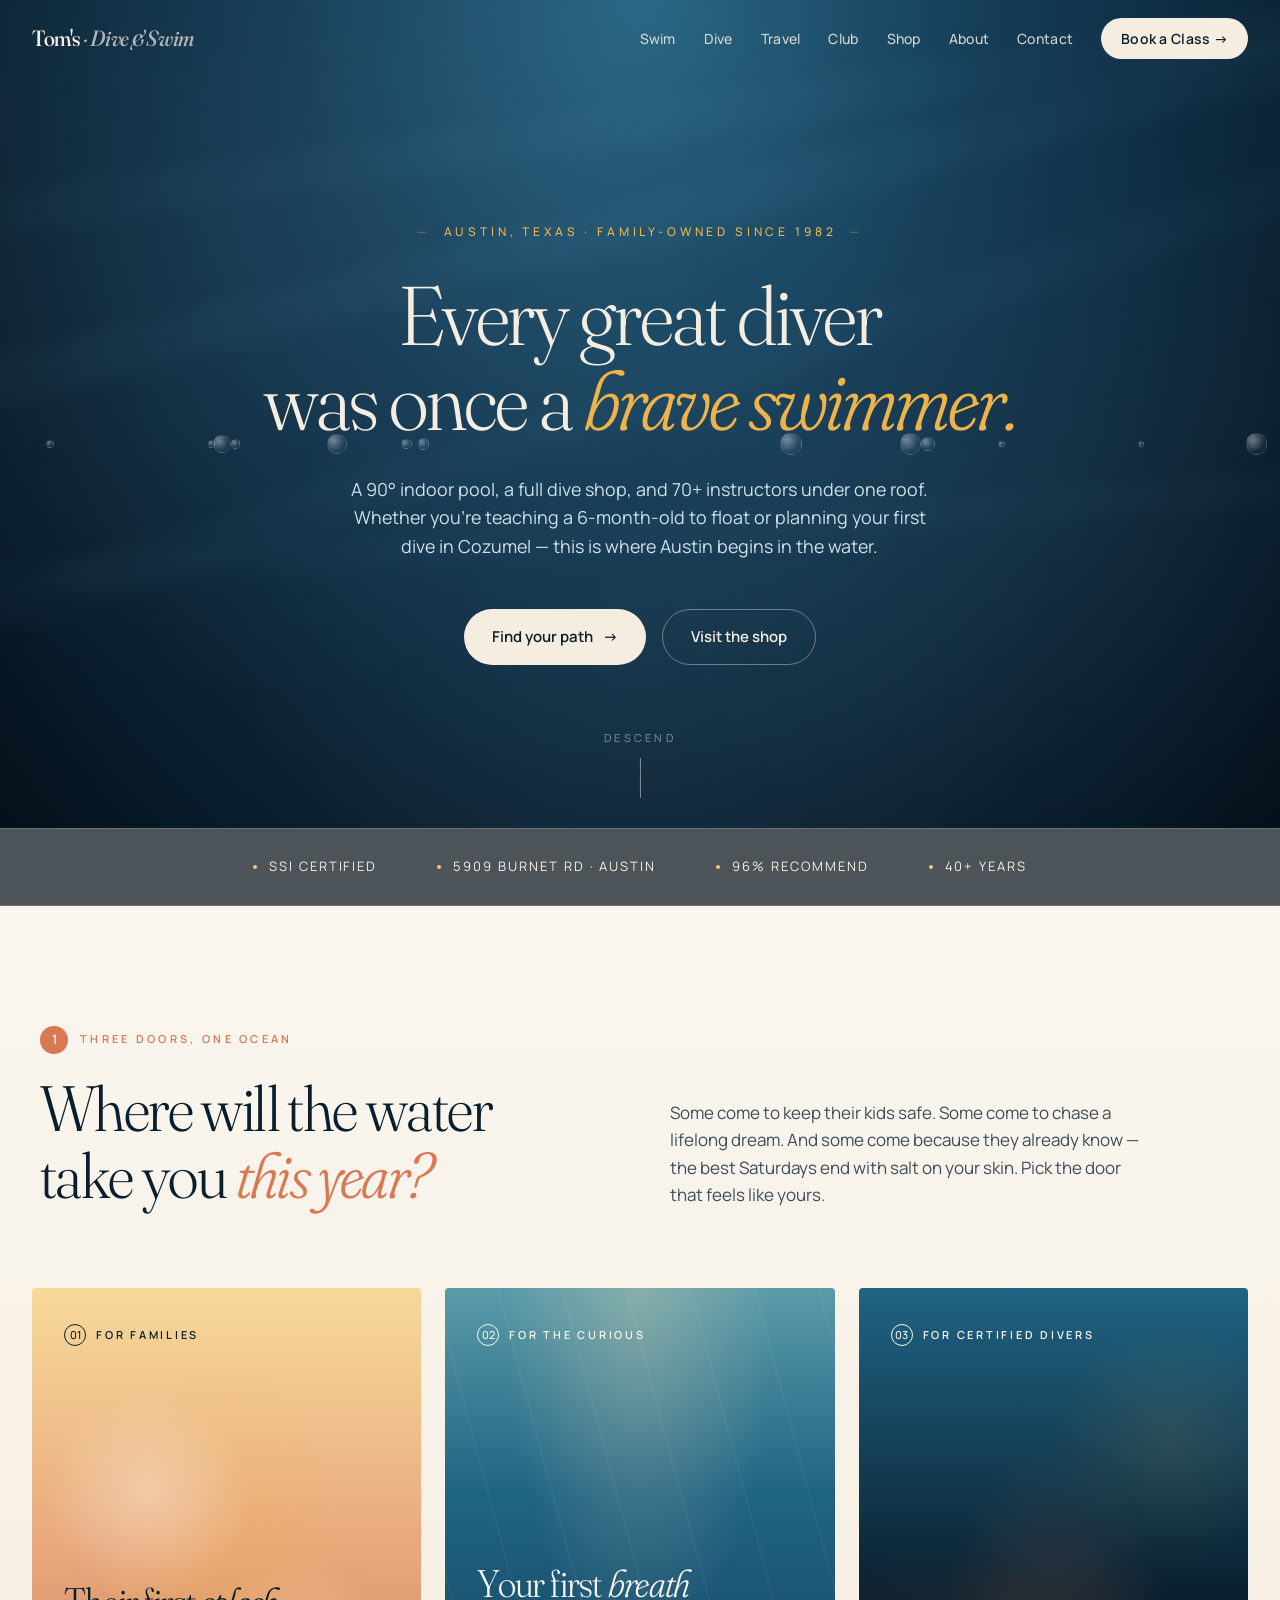
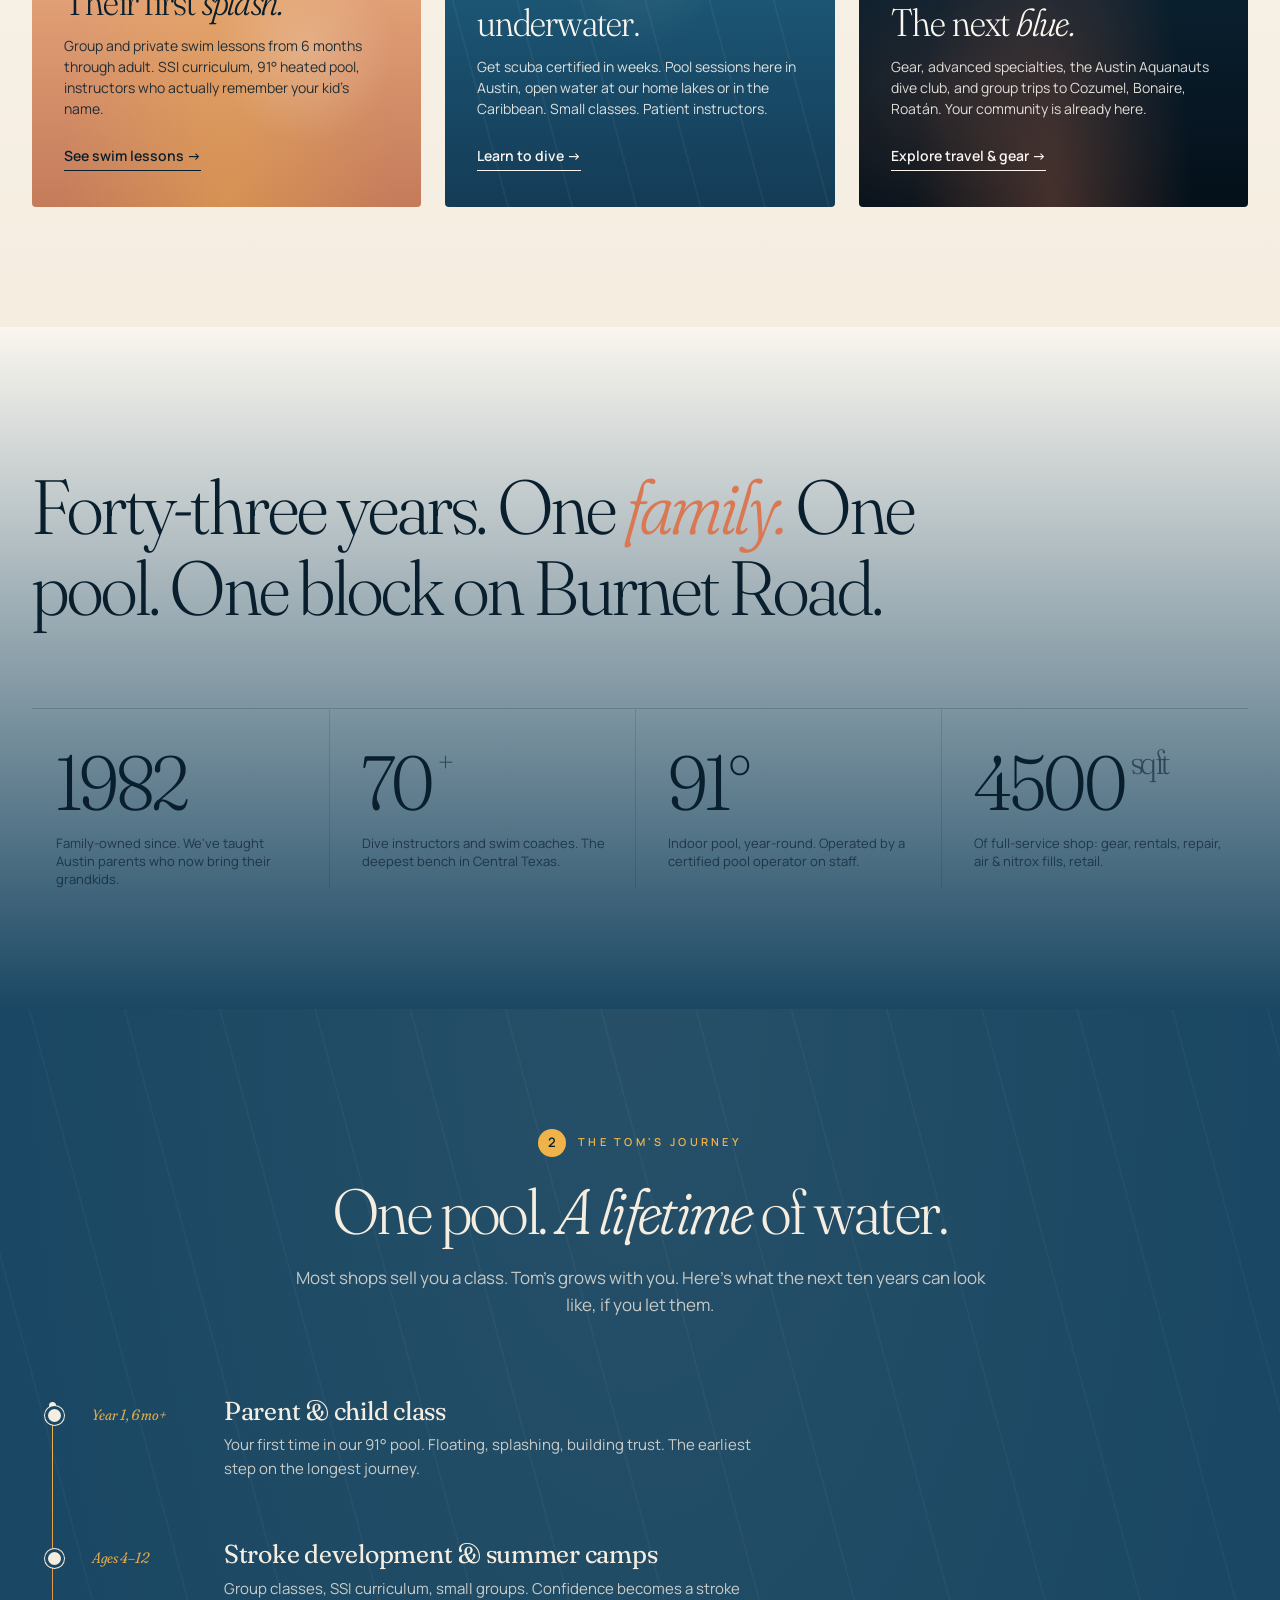
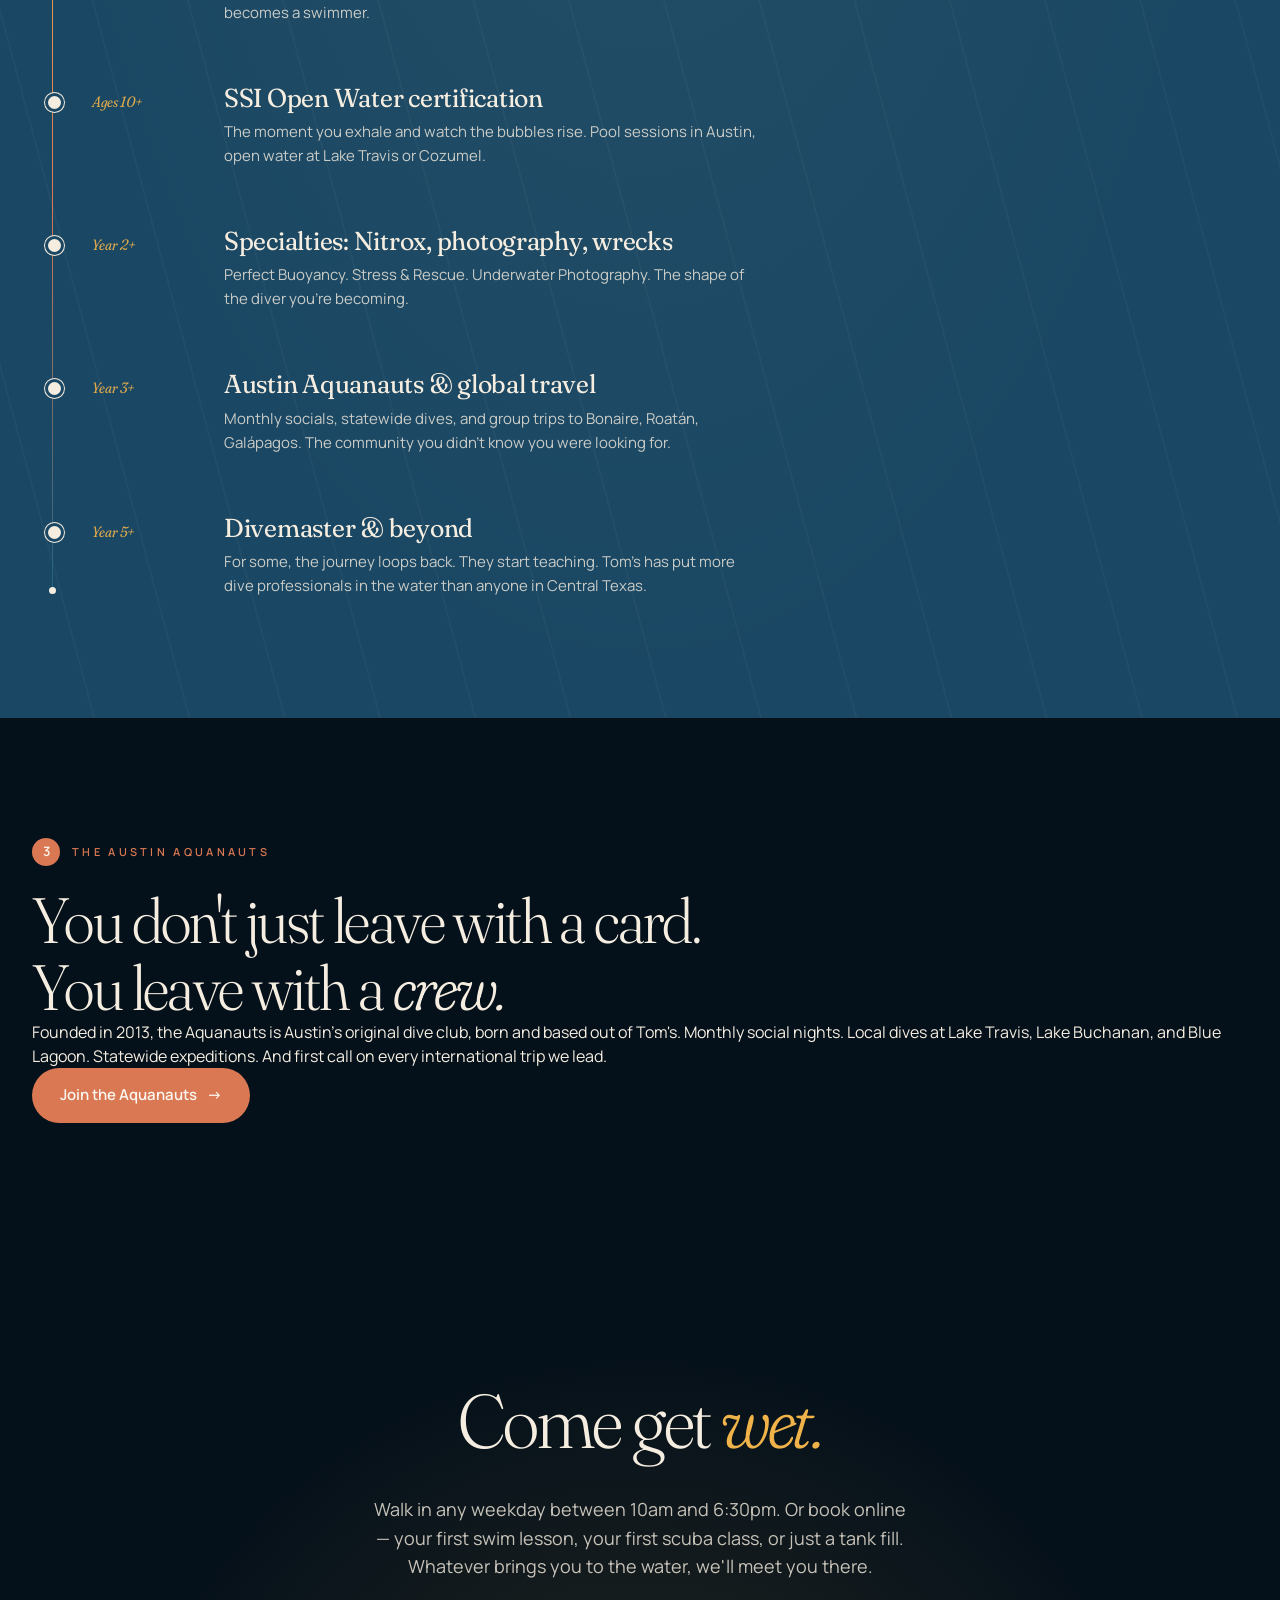
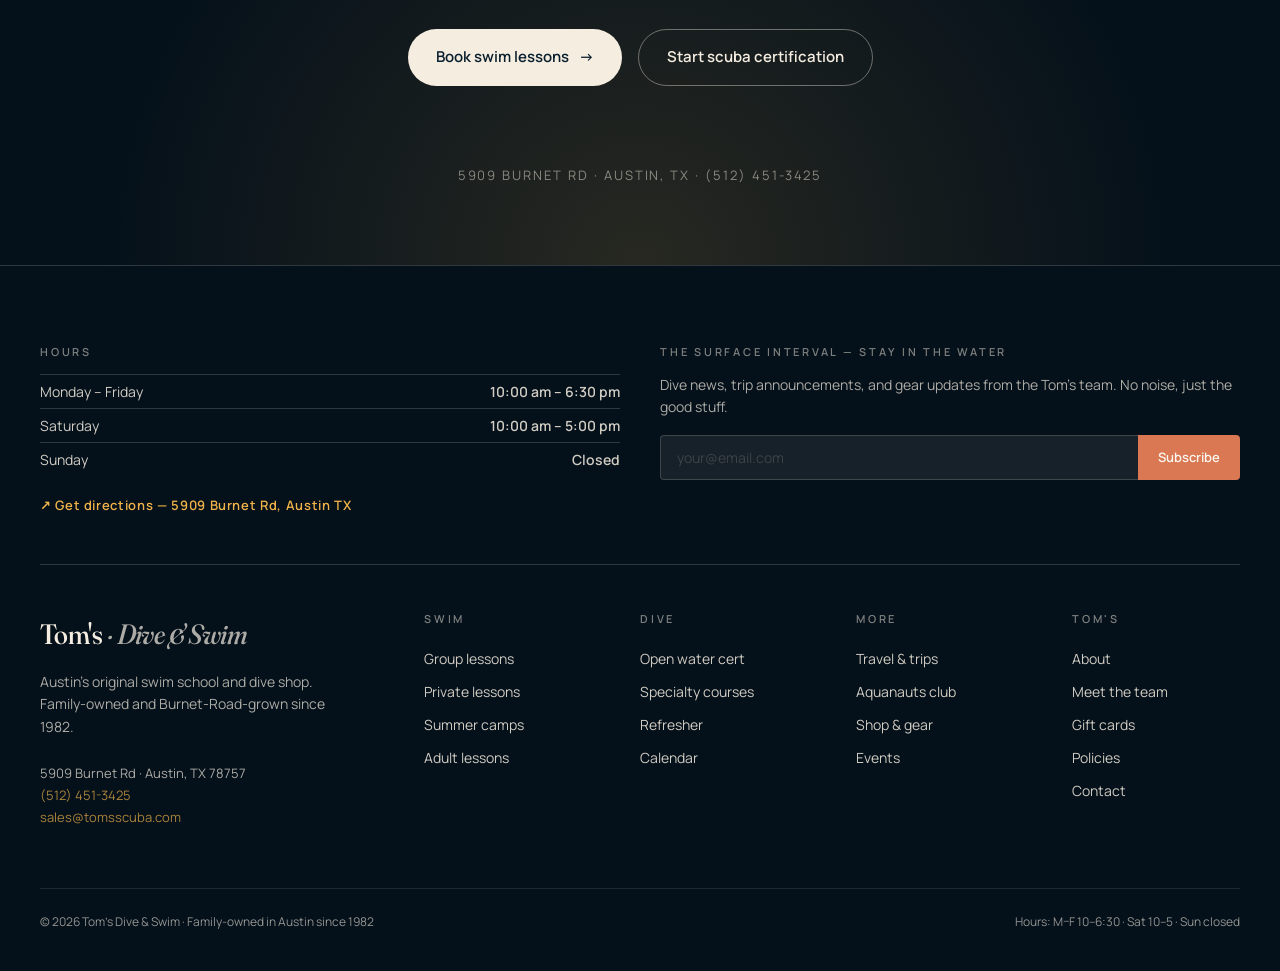
<file: index.html>
<!DOCTYPE html>
<html lang="en">
<head>
<meta charset="UTF-8" />
<meta name="viewport" content="width=device-width, initial-scale=1.0" />
<title>Austin Swim Lessons & Scuba Certification | Tom's Dive & Swim</title>
<meta name="description" content="Family-owned swim school & SSI dive shop in Austin since 1982. Group swim lessons from $36, scuba certification from $619, dive travel & the Aquanauts club. 5909 Burnet Rd.">
<link rel="canonical" href="https://tomsscuba.com/">
<meta property="og:type" content="website">
<meta property="og:site_name" content="Tom's Dive &amp; Swim">
<meta property="og:title" content="Austin Swim Lessons & Scuba Certification | Tom's Dive & Swim">
<meta property="og:description" content="Family-owned swim school & SSI dive shop in Austin since 1982. Group swim lessons from $36, scuba certification from $619, dive travel & the Aquanauts club. 5909 Burnet Rd.">
<meta property="og:url" content="https://tomsscuba.com/">
<meta property="og:locale" content="en_US">
<meta name="twitter:card" content="summary_large_image">
<meta name="theme-color" content="#04101a">
<link rel="icon" href="favicon.ico" sizes="48x48">
<link rel="icon" type="image/png" sizes="32x32" href="assets/img/favicon-32x32.png">
<link rel="apple-touch-icon" href="assets/img/apple-touch-icon.png">
<meta property="og:image" content="https://tomsscuba.com/assets/img/og-image.png">
<meta property="og:image:width" content="1200">
<meta property="og:image:height" content="630">
<meta property="og:image:alt" content="Tom's Dive & Swim — Austin's water people since 1982">
<meta name="twitter:image" content="https://tomsscuba.com/assets/img/og-image.png">
<link rel="preconnect" href="https://fonts.googleapis.com">
<link rel="preconnect" href="https://fonts.gstatic.com" crossorigin>
<link href="https://fonts.googleapis.com/css2?family=Fraunces:opsz,wght,SOFT@9..144,300..900,0..100&family=Manrope:wght@300;400;500;600;700&display=swap" rel="stylesheet">
<link rel="stylesheet" href="assets/css/styles.css">
<style>
  .heritage-light {
    background: linear-gradient(180deg, var(--paper) 0%, #1a4763 100%);
    padding: 140px 32px 120px;
    position: relative; overflow: hidden;
  }
  .heritage-light h2 {
    font-size: clamp(40px, 6vw, 78px);
    color: var(--ink);
    margin-bottom: 80px;
    max-width: 900px;
  }
  .heritage-light h2 em { color: var(--coral); }
  .heritage-light .stat-num { color: var(--ink); }
  .heritage-light .stat-label { color: var(--ink); }

  .depth-map { position: relative; padding-left: 60px; }
  @media (max-width: 768px) { .depth-map { padding-left: 40px; } }
  .depth-line {
    position: absolute; left: 20px; top: 8px; bottom: 8px; width: 1px;
    background: linear-gradient(180deg, var(--sun), var(--coral) 50%, var(--reef));
  }
  .depth-line::before, .depth-line::after {
    content: ''; position: absolute; left: -3px; width: 7px; height: 7px;
    border-radius: 50%; background: var(--sand);
  }
  .depth-line::before { top: -4px; } .depth-line::after { bottom: -4px; }

  .depth-marker {
    position: relative; padding-bottom: 60px;
    display: grid; grid-template-columns: 100px 1fr; gap: 32px;
  }
  @media (max-width: 768px) { .depth-marker { grid-template-columns: 1fr; gap: 8px; padding-bottom: 40px; } }
  .depth-marker::before {
    content: ''; position: absolute; left: -47px; top: 8px;
    width: 13px; height: 13px; border-radius: 50%;
    background: var(--sand); border: 3px solid #1a4763;
    box-shadow: 0 0 0 1px var(--sand);
  }
  @media (max-width: 768px) { .depth-marker::before { left: -27px; } }
  .depth-meta {
    font-family: 'Fraunces', serif; font-style: italic;
    font-variation-settings: "opsz" 144, "SOFT" 80;
    font-size: 15px; color: var(--sun); opacity: 0.9; padding-top: 6px;
  }
  .depth-content h3 {
    font-family: 'Fraunces', serif; font-weight: 400;
    font-variation-settings: "opsz" 60, "SOFT" 50;
    font-size: 26px; margin-bottom: 8px; letter-spacing: -0.01em;
  }
  .depth-content p { font-size: 15px; opacity: 0.8; line-height: 1.6; max-width: 540px; }

  .community-inner {
    max-width: 1200px; margin: 0 auto;
    display: grid; grid-template-columns: 1fr 1fr; gap: 80px; align-items: center;
  }
  @media (max-width: 968px) { .community-inner { grid-template-columns: 1fr; gap: 48px; } }
  .community-text p { font-size: 17px; opacity: 0.85; line-height: 1.7; margin-bottom: 20px; max-width: 500px; }
  .community-features {
    list-style: none; margin-top: 32px;
    display: grid; gap: 12px;
  }
  .community-features li {
    display: flex; align-items: center; gap: 14px;
    font-size: 15px; opacity: 0.9;
  }
  .community-features li::before {
    content: '~'; color: var(--sun);
    font-family: 'Fraunces', serif; font-style: italic; font-size: 22px;
  }
  .review-source {
    margin-top: 36px; padding-top: 28px;
    border-top: 1px solid var(--line);
    display: flex; gap: 28px; flex-wrap: wrap;
    font-size: 13px; opacity: 0.7;
  }
  .review-source span strong { display: block; color: var(--sun); font-size: 18px; font-family: 'Fraunces', serif; margin-bottom: 2px; }

  .final-cta {
    background: var(--abyss); color: var(--sand);
    padding: 140px 32px 80px; text-align: center;
    position: relative; overflow: hidden;
  }
  .final-cta::before {
    content: ''; position: absolute; inset: 0;
    background: radial-gradient(ellipse at 50% 100%, rgba(240,179,74,0.15) 0%, transparent 60%);
  }
  .final-cta-inner { position: relative; z-index: 2; max-width: 900px; margin: 0 auto; }
  .final-cta h2 {
    font-size: clamp(40px, 6vw, 76px); line-height: 1.0;
    letter-spacing: -0.03em; margin-bottom: 36px;
  }
  .final-cta h2 em { color: var(--sun); }
  .final-cta-sub { font-size: 18px; opacity: 0.8; margin-bottom: 48px; max-width: 540px; margin-inline: auto; line-height: 1.6; }
  .final-ctas {
    display: flex; gap: 16px; justify-content: center; flex-wrap: wrap;
    margin-bottom: 80px;
  }
</style>
<script type="application/ld+json">
{
 "@context": "https://schema.org",
 "@type": [
  "LocalBusiness",
  "SportsActivityLocation"
 ],
 "@id": "https://tomsscuba.com/#business",
 "name": "Tom's Dive & Swim",
 "description": "Austin's family-owned swim school and scuba dive shop since 1982. Swim lessons from 6 months to adult, SSI scuba certification, dive travel, gear, rentals, repair, and air & nitrox fills.",
 "url": "https://tomsscuba.com/",
 "telephone": "+1-512-451-3425",
 "email": "sales@tomsscuba.com",
 "foundingDate": "1982",
 "address": {
  "@type": "PostalAddress",
  "streetAddress": "5909 Burnet Rd",
  "addressLocality": "Austin",
  "addressRegion": "TX",
  "postalCode": "78757",
  "addressCountry": "US"
 },
 "openingHoursSpecification": [
  {
   "@type": "OpeningHoursSpecification",
   "dayOfWeek": [
    "Monday",
    "Tuesday",
    "Wednesday",
    "Thursday",
    "Friday"
   ],
   "opens": "10:00",
   "closes": "18:30"
  },
  {
   "@type": "OpeningHoursSpecification",
   "dayOfWeek": "Saturday",
   "opens": "10:00",
   "closes": "17:00"
  }
 ],
 "priceRange": "$$",
 "hasMap": "https://maps.google.com/?q=5909+Burnet+Rd+Austin+TX+78757",
 "image": "https://tomsscuba.com/assets/img/og-image.png",
 "logo": "https://tomsscuba.com/assets/img/icon-512.png",
 "faxNumber": "+1-512-451-4607",
 "geo": {
  "@type": "GeoCoordinates",
  "latitude": 30.3352517,
  "longitude": -97.7440876
 },
 "sameAs": [
  "https://www.facebook.com/tomsdiveandswim/",
  "https://www.instagram.com/tomsdiveandswim/",
  "https://www.yelp.com/biz/toms-dive-and-swim-austin",
  "https://www.tripadvisor.com/Attraction_Review-g30196-d19249548-Reviews-Tom_s_Dive_Swim-Austin_Texas.html",
  "https://www.divessi.com/en/divecenter/toms-dive-amp-swim-austin-tx-texas-usa-united-states-800812"
 ]
}
</script>
<!-- Google Tag Manager -->
<script>(function(w,d,s,l,i){w[l]=w[l]||[];w[l].push({'gtm.start':
new Date().getTime(),event:'gtm.js'});var f=d.getElementsByTagName(s)[0],
j=d.createElement(s),dl=l!='dataLayer'?'&l='+l:'';j.async=true;j.src=
'https://www.googletagmanager.com/gtm.js?id='+i+dl;f.parentNode.insertBefore(j,f);
})(window,document,'script','dataLayer','GTM-N28V49VS');</script>
<!-- End Google Tag Manager -->
</head>
<body>
<a href="#main-content" class="skip-link">Skip to main content</a>
<!-- Google Tag Manager (noscript) -->
<noscript><iframe src="https://www.googletagmanager.com/ns.html?id=GTM-N28V49VS"
height="0" width="0" style="display:none;visibility:hidden"></iframe></noscript>
<!-- End Google Tag Manager (noscript) -->

<!-- NAV -->
<nav class="site-nav" id="nav">
  <a href="index.html" class="logo">Tom's <span>· Dive & Swim</span></a>
  <button class="menu-toggle" aria-label="Menu">
    <svg width="24" height="24" viewBox="0 0 24 24" fill="none" stroke="currentColor" stroke-width="2"><line x1="3" y1="6" x2="21" y2="6"/><line x1="3" y1="12" x2="21" y2="12"/><line x1="3" y1="18" x2="21" y2="18"/></svg>
  </button>
  <div class="nav-links">
    <a href="swim.html">Swim</a>
    <a href="dive.html">Dive</a>
    <a href="travel.html">Travel</a>
    <a href="club.html">Club</a>
    <a href="shop.html">Shop</a>
    <a href="about.html">About</a>
    <a href="contact.html">Contact</a>
    <a href="swim.html" class="nav-cta">Book a Class →</a>
  </div>
</nav>

<main id="main-content">
<!-- HERO -->
<section class="hero hero-deep with-bubbles">
  <div class="hero-content">
    <div class="hero-eyebrow dash">Austin, Texas · Family-owned since 1982</div>
    <h1 class="hero-title">Every great diver<br>was once a <em>brave swimmer.</em></h1>
    <p class="hero-sub">A 90° indoor pool, a full dive shop, and 70+ instructors under one roof. Whether you're teaching a 6-month-old to float or planning your first dive in Cozumel — this is where Austin begins in the water.</p>
    <div class="hero-ctas">
      <a href="#paths" class="btn btn-primary">Find your path <span class="arrow">→</span></a>
      <a href="shop.html" class="btn btn-ghost">Visit the shop</a>
    </div>
  </div>
  <div class="scroll-cue"><span>Descend</span><div class="line"></div></div>
</section>

<!-- HERITAGE STRIP -->
<div class="heritage-strip">
  <span><span class="dot"></span>SSI Certified</span>
  <span><span class="dot"></span>5909 Burnet Rd · Austin</span>
  <span><span class="dot"></span>96% recommend</span>
  <span><span class="dot"></span>40+ years</span>
</div>

<!-- THREE PATHS -->
<section class="section warm" id="paths">
  <div class="section-head">
    <div>
      <div class="eyebrow coral reveal"><span class="num"><span>1</span></span> Three doors, one ocean</div>
      <h2 class="h2 reveal reveal-delay-1">Where will the water<br>take you <em>this year?</em></h2>
    </div>
    <p>Some come to keep their kids safe. Some come to chase a lifelong dream. And some come because they already know — the best Saturdays end with salt on your skin. Pick the door that feels like yours.</p>
  </div>

  <div class="container">
    <div class="card-grid-3">
      <a href="swim.html" class="path-card path-1">
        <div class="path-bg"></div>
        <div class="path-content">
          <div class="path-tag"><span class="step">01</span> For families</div>
          <div>
            <h3 class="path-title">Their first <em>splash.</em></h3>
            <p class="path-desc">Group and private swim lessons from 6 months through adult. SSI curriculum, 91° heated pool, instructors who actually remember your kid's name.</p>
            <span class="path-cta">See swim lessons →</span>
          </div>
        </div>
      </a>

      <a href="dive.html" class="path-card path-2">
        <div class="path-bg"></div>
        <div class="path-content">
          <div class="path-tag"><span class="step">02</span> For the curious</div>
          <div>
            <h3 class="path-title">Your first <em>breath</em> underwater.</h3>
            <p class="path-desc">Get scuba certified in weeks. Pool sessions here in Austin, open water at our home lakes or in the Caribbean. Small classes. Patient instructors.</p>
            <span class="path-cta">Learn to dive →</span>
          </div>
        </div>
      </a>

      <a href="travel.html" class="path-card path-3">
        <div class="path-bg"></div>
        <div class="path-content">
          <div class="path-tag"><span class="step">03</span> For certified divers</div>
          <div>
            <h3 class="path-title">The next <em>blue.</em></h3>
            <p class="path-desc">Gear, advanced specialties, the Austin Aquanauts dive club, and group trips to Cozumel, Bonaire, Roatán. Your community is already here.</p>
            <span class="path-cta">Explore travel & gear →</span>
          </div>
        </div>
      </a>
    </div>
  </div>
</section>

<!-- HERITAGE -->
<section class="heritage-light">
  <div class="container">
    <h2 class="h2">Forty-three years. One <em>family.</em> One pool. One block on Burnet Road.</h2>
    <div class="stats">
      <div class="stat">
        <div class="stat-num">1982</div>
        <div class="stat-label">Family-owned since. We've taught Austin parents who now bring their grandkids.</div>
      </div>
      <div class="stat">
        <div class="stat-num">70<sup>+</sup></div>
        <div class="stat-label">Dive instructors and swim coaches. The deepest bench in Central Texas.</div>
      </div>
      <div class="stat">
        <div class="stat-num">91°</div>
        <div class="stat-label">Indoor pool, year-round. Operated by a certified pool operator on staff.</div>
      </div>
      <div class="stat">
        <div class="stat-num">4500<sup>sq ft</sup></div>
        <div class="stat-label">Of full-service shop: gear, rentals, repair, air & nitrox fills, retail.</div>
      </div>
    </div>
  </div>
</section>

<!-- THE JOURNEY -->
<section class="section mid">
  <div class="container">
    <div class="section-head-center">
      <div class="eyebrow sun"><span class="num"><span>2</span></span> The Tom's journey</div>
      <h2 class="h2">One pool. <em>A lifetime</em> of water.</h2>
      <p>Most shops sell you a class. Tom's grows with you. Here's what the next ten years can look like, if you let them.</p>
    </div>

    <div class="depth-map">
      <div class="depth-line"></div>
      <div class="depth-marker">
        <div class="depth-meta">Year 1, 6 mo+</div>
        <div class="depth-content">
          <h3>Parent & child class</h3>
          <p>Your first time in our 91° pool. Floating, splashing, building trust. The earliest step on the longest journey.</p>
        </div>
      </div>
      <div class="depth-marker">
        <div class="depth-meta">Ages 4–12</div>
        <div class="depth-content">
          <h3>Stroke development & summer camps</h3>
          <p>Group classes, SSI curriculum, small groups. Confidence becomes a stroke becomes a swimmer.</p>
        </div>
      </div>
      <div class="depth-marker">
        <div class="depth-meta">Ages 10+</div>
        <div class="depth-content">
          <h3>SSI Open Water certification</h3>
          <p>The moment you exhale and watch the bubbles rise. Pool sessions in Austin, open water at Lake Travis or Cozumel.</p>
        </div>
      </div>
      <div class="depth-marker">
        <div class="depth-meta">Year 2+</div>
        <div class="depth-content">
          <h3>Specialties: Nitrox, photography, wrecks</h3>
          <p>Perfect Buoyancy. Stress & Rescue. Underwater Photography. The shape of the diver you're becoming.</p>
        </div>
      </div>
      <div class="depth-marker">
        <div class="depth-meta">Year 3+</div>
        <div class="depth-content">
          <h3>Austin Aquanauts & global travel</h3>
          <p>Monthly socials, statewide dives, and group trips to Bonaire, Roatán, Galápagos. The community you didn't know you were looking for.</p>
        </div>
      </div>
      <div class="depth-marker" style="padding-bottom: 0;">
        <div class="depth-meta">Year 5+</div>
        <div class="depth-content">
          <h3>Divemaster & beyond</h3>
          <p>For some, the journey loops back. They start teaching. Tom's has put more dive professionals in the water than anyone in Central Texas.</p>
        </div>
      </div>
    </div>
  </div>
</section>


<!-- COMMUNITY -->
<section class="section deep">
  <div class="container">
    <div class="content-split">
      <div>
        <div class="eyebrow coral"><span class="num"><span>3</span></span> The Austin Aquanauts</div>
        <h2 class="h2">You don't just leave with a card.<br>You leave with a <em>crew.</em></h2>
      </div>
      <div>
        <p>Founded in 2013, the Aquanauts is Austin's original dive club, born and based out of Tom's. Monthly social nights. Local dives at Lake Travis, Lake Buchanan, and Blue Lagoon. Statewide expeditions. And first call on every international trip we lead.</p>
        <a href="club.html" class="btn btn-coral">Join the Aquanauts <span class="arrow">→</span></a>
      </div>
    </div>
  </div>
</section>



<!-- FINAL CTA -->
<section class="final-cta">
  <div class="final-cta-inner">
    <h2>Come get <em>wet.</em></h2>
    <p class="final-cta-sub">Walk in any weekday between 10am and 6:30pm. Or book online — your first swim lesson, your first scuba class, or just a tank fill. Whatever brings you to the water, we'll meet you there.</p>
    <div class="final-ctas">
      <a href="swim.html" class="btn btn-primary">Book swim lessons <span class="arrow">→</span></a>
      <a href="dive.html" class="btn btn-ghost">Start scuba certification</a>
    </div>
    <p style="font-size: 13px; opacity: 0.5; letter-spacing: 0.15em; text-transform: uppercase;">5909 Burnet Rd · Austin, TX · (512) 451-3425</p>
  </div>
</section>

</main>
<!-- FOOTER -->
<footer>
  <!-- Enhanced footer: hours, directions, newsletter -->
  <div class="footer-hours-map">
    <div class="footer-hours">
      <h4>Hours</h4>
      <table>
        <tr><td>Monday – Friday</td><td>10:00 am – 6:30 pm</td></tr>
        <tr><td>Saturday</td><td>10:00 am – 5:00 pm</td></tr>
        <tr><td>Sunday</td><td>Closed</td></tr>
      </table>
      <div class="footer-directions">
        <a href="https://maps.google.com/?q=5909+Burnet+Rd+Austin+TX+78757" target="_blank" rel="noopener">Get directions — 5909 Burnet Rd, Austin TX</a>
      </div>
    </div>
    <div class="footer-newsletter">
      <h4>The Surface Interval — stay in the water</h4>
      <p>Dive news, trip announcements, and gear updates from the Tom's team. No noise, just the good stuff.</p>
      <form class="footer-newsletter-form" action="contact.html" method="get" onsubmit="return false;">
        <input type="email" name="email" placeholder="your@email.com" autocomplete="email">
        <button type="submit">Subscribe</button>
      </form>
    </div>
  </div>
  <div class="footer-inner">
    <div class="footer-brand">
      <a href="index.html" class="logo">Tom's <span>· Dive & Swim</span></a>
      <p>Austin's original swim school and dive shop. Family-owned and Burnet-Road-grown since 1982.</p>
      <div class="footer-contact">
        5909 Burnet Rd · Austin, TX 78757<br>
        <a href="tel:5124513425">(512) 451-3425</a><br>
        <a href="mailto:sales@tomsscuba.com">sales@tomsscuba.com</a>
      </div>
    </div>
    <div class="footer-col">
      <h4>Swim</h4>
      <a href="swim.html">Group lessons</a>
      <a href="swim.html">Private lessons</a>
      <a href="swim.html">Summer camps</a>
      <a href="swim.html">Adult lessons</a>
    </div>
    <div class="footer-col">
      <h4>Dive</h4>
      <a href="dive.html">Open water cert</a>
      <a href="dive.html">Specialty courses</a>
      <a href="dive.html">Refresher</a>
      <a href="dive.html">Calendar</a>
    </div>
    <div class="footer-col">
      <h4>More</h4>
      <a href="travel.html">Travel & trips</a>
      <a href="club.html">Aquanauts club</a>
      <a href="shop.html">Shop & gear</a>
      <a href="events.html">Events</a>
    </div>
    <div class="footer-col">
      <h4>Tom's</h4>
      <a href="about.html">About</a>
      <a href="about.html#team">Meet the team</a>
      <a href="gift-cards.html">Gift cards</a>
      <a href="policies.html">Policies</a>
      <a href="contact.html">Contact</a>
    </div>
  </div>
  <div class="footer-bottom">
    <span>© 2026 Tom's Dive & Swim · Family-owned in Austin since 1982</span>
    <span>Hours: M–F 10–6:30 · Sat 10–5 · Sun closed</span>
  </div>
</footer>

<script src="assets/js/main.js"></script>

<script type="application/ld+json">
{
 "@context": "https://schema.org",
 "@type": "WebSite",
 "@id": "https://tomsscuba.com/#website",
 "url": "https://tomsscuba.com/",
 "name": "Tom's Dive & Swim",
 "description": "Austin's family-owned swim school and SSI dive shop since 1982.",
 "publisher": {
  "@id": "https://tomsscuba.com/#business"
 }
}
</script>
</body>
</html>
</file>
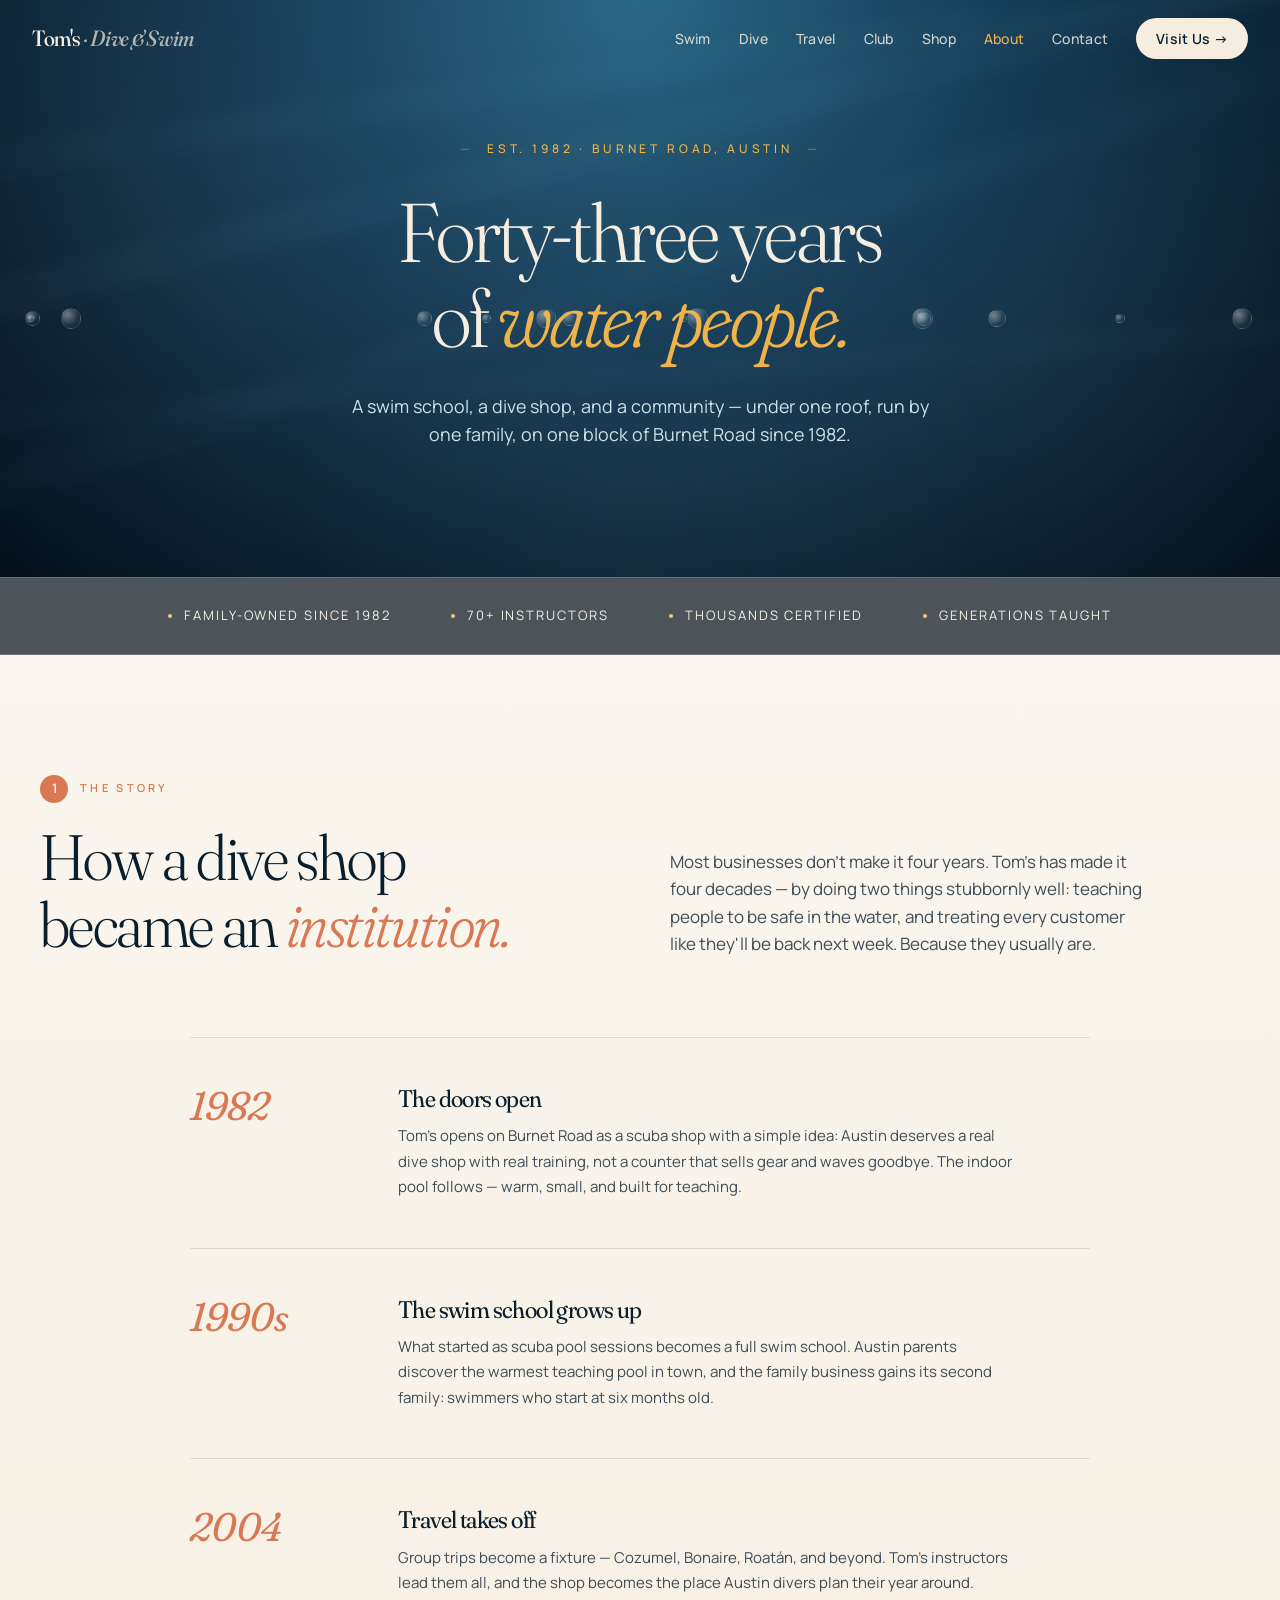
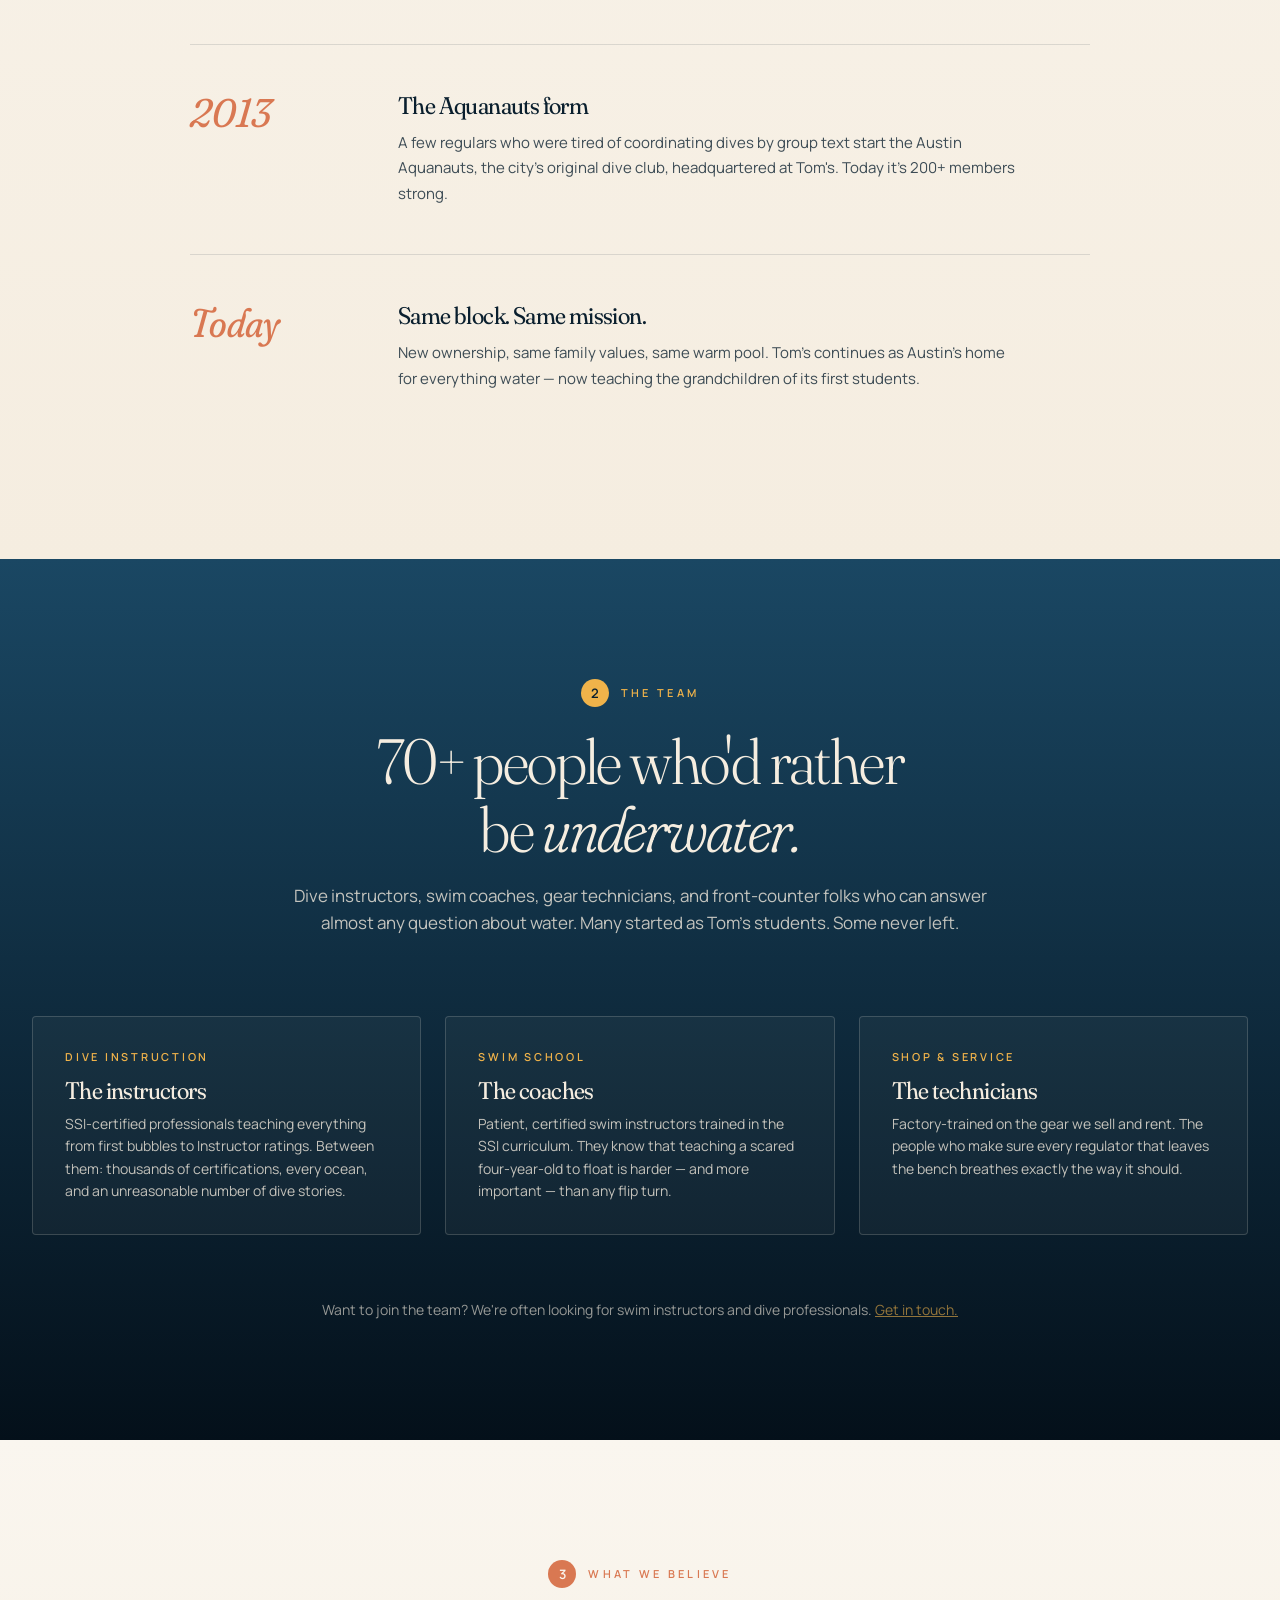
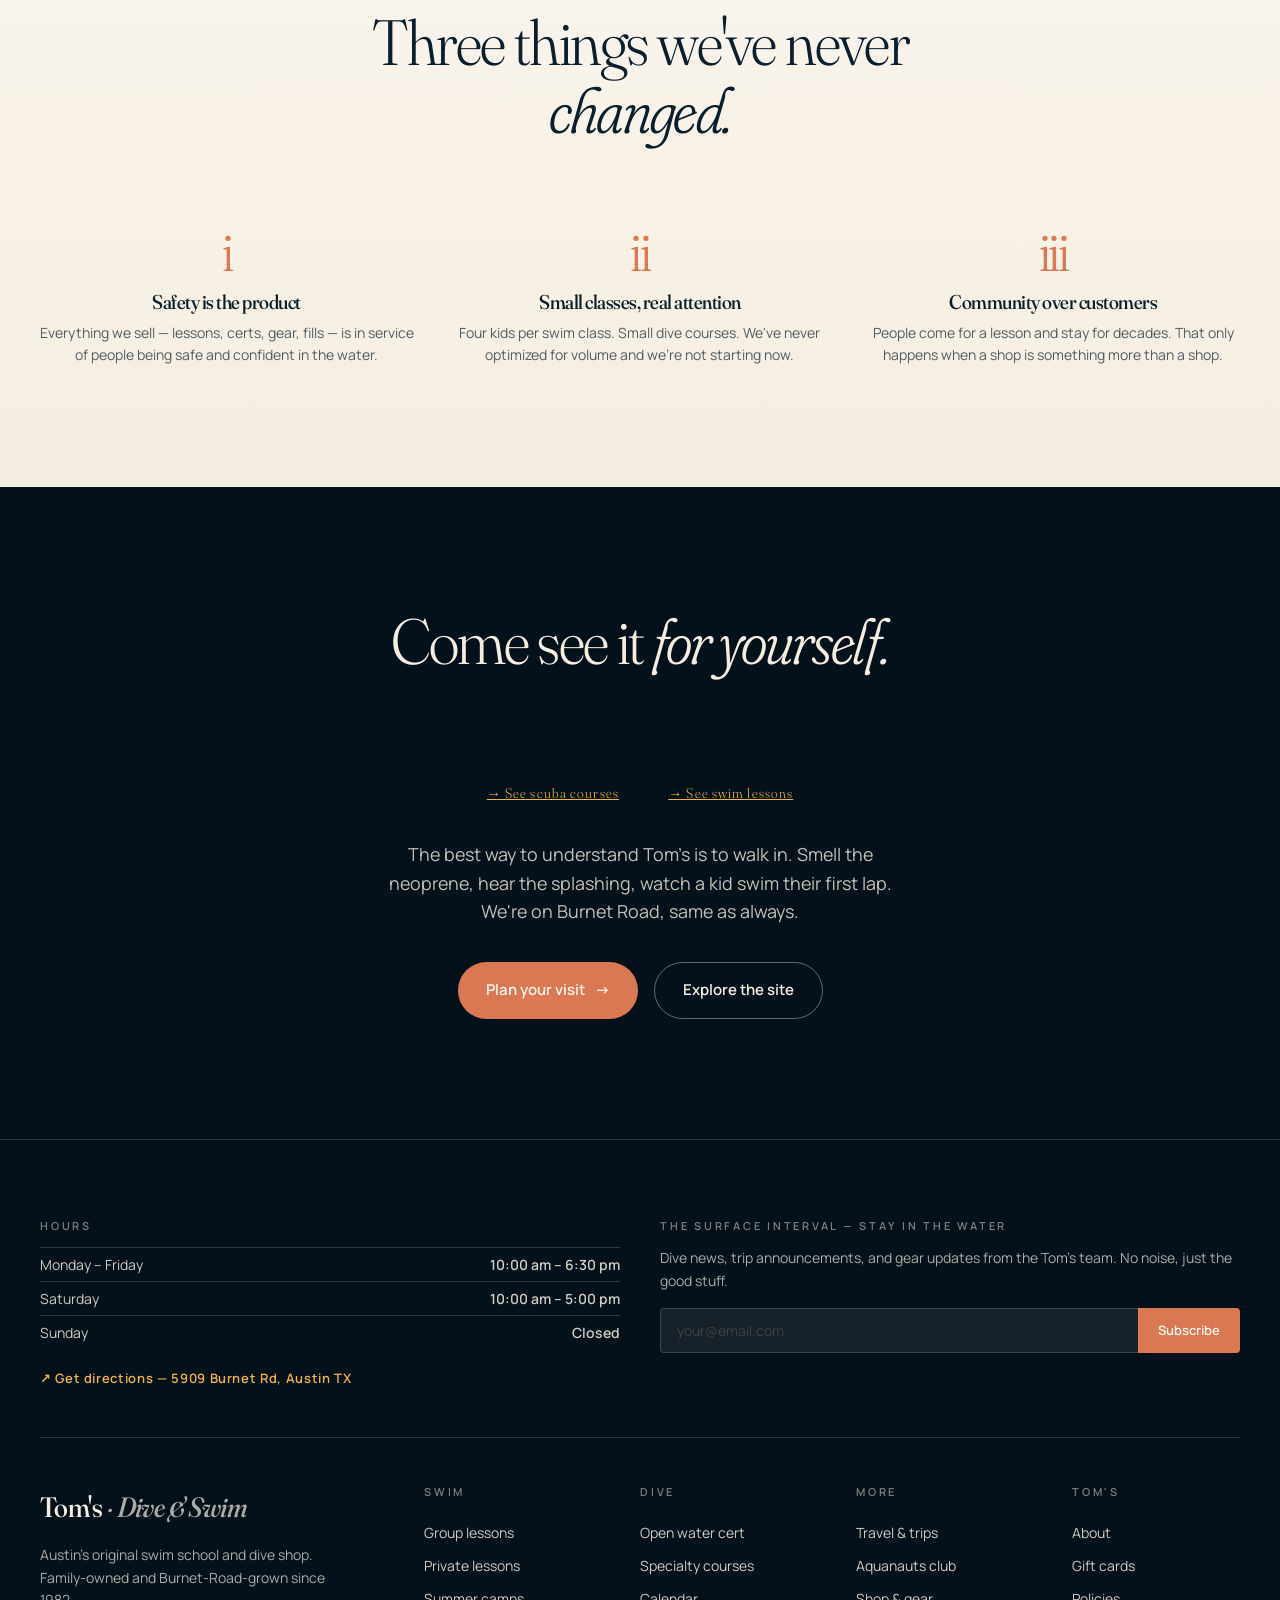
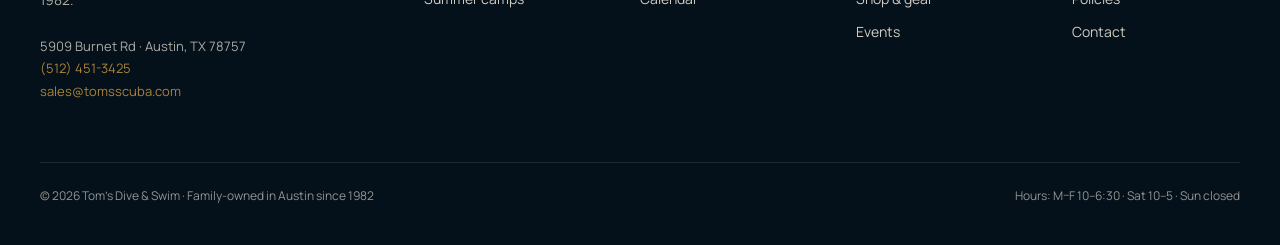
<file: about.html>
<!DOCTYPE html>
<html lang="en">
<head>
<meta charset="UTF-8" />
<meta name="viewport" content="width=device-width, initial-scale=1.0" />
<title>About Tom's Dive & Swim | Austin TX Since 1982</title>
<meta name="description" content="Tom's Dive & Swim has anchored Austin's water community since 1982. Family-owned, SSI Training Center, 70+ instructors, 4,500 sq ft on Burnet Road.">
<link rel="canonical" href="https://tomsscuba.com/about.html">
<meta property="og:type" content="website">
<meta property="og:site_name" content="Tom's Dive &amp; Swim">
<meta property="og:title" content="About Tom's Dive & Swim | Austin TX Since 1982">
<meta property="og:description" content="Tom's Dive & Swim has anchored Austin's water community since 1982. Family-owned, SSI Training Center, 70+ instructors, 4,500 sq ft on Burnet Road.">
<meta property="og:url" content="https://tomsscuba.com/about.html">
<meta property="og:locale" content="en_US">
<meta name="twitter:card" content="summary_large_image">
<meta name="theme-color" content="#04101a">
<link rel="icon" href="favicon.ico" sizes="48x48">
<link rel="icon" type="image/png" sizes="32x32" href="assets/img/favicon-32x32.png">
<link rel="apple-touch-icon" href="assets/img/apple-touch-icon.png">
<meta property="og:image" content="https://tomsscuba.com/assets/img/og-image.png">
<meta property="og:image:width" content="1200">
<meta property="og:image:height" content="630">
<meta property="og:image:alt" content="Tom's Dive & Swim — Austin's water people since 1982">
<meta name="twitter:image" content="https://tomsscuba.com/assets/img/og-image.png">
<link rel="preconnect" href="https://fonts.googleapis.com">
<link rel="preconnect" href="https://fonts.gstatic.com" crossorigin>
<link href="https://fonts.googleapis.com/css2?family=Fraunces:opsz,wght,SOFT@9..144,300..900,0..100&family=Manrope:wght@300;400;500;600;700&display=swap" rel="stylesheet">
<link rel="stylesheet" href="assets/css/styles.css">
<style>
  .story-block {
    display: grid; grid-template-columns: 160px 1fr; gap: 48px;
    padding: 48px 0; border-top: 1px solid var(--line-d);
  }
  @media (max-width: 768px) { .story-block { grid-template-columns: 1fr; gap: 12px; padding: 32px 0; } }
  .story-year {
    font-family: 'Fraunces', serif; font-style: italic;
    font-variation-settings: "opsz" 144, "SOFT" 90;
    font-size: 40px; color: var(--coral); line-height: 1;
  }
  .story-block h3 {
    font-size: 24px; font-weight: 400; margin-bottom: 12px;
    font-variation-settings: "opsz" 80, "SOFT" 50;
  }
  .story-block p { font-size: 15px; opacity: 0.78; line-height: 1.7; max-width: 620px; }

  .team-card {
    background: rgba(245,237,224,0.04);
    border: 1px solid var(--line);
    border-radius: 4px;
    padding: 32px;
  }
  .team-role {
    font-size: 11px; letter-spacing: 0.25em; text-transform: uppercase;
    color: var(--sun); font-weight: 600; margin-bottom: 12px;
  }
  .team-card h3 {
    font-size: 24px; font-weight: 400; margin-bottom: 10px;
    font-variation-settings: "opsz" 80, "SOFT" 50;
  }
  .team-card p { font-size: 14px; opacity: 0.78; line-height: 1.6; }
</style>
<script type="application/ld+json">
{
 "@context": "https://schema.org",
 "@type": "BreadcrumbList",
 "itemListElement": [
  {
   "@type": "ListItem",
   "position": 1,
   "name": "Home",
   "item": "https://tomsscuba.com/"
  },
  {
   "@type": "ListItem",
   "position": 2,
   "name": "About",
   "item": "https://tomsscuba.com/about.html"
  }
 ]
}
</script>
<!-- Google Tag Manager -->
<script>(function(w,d,s,l,i){w[l]=w[l]||[];w[l].push({'gtm.start':
new Date().getTime(),event:'gtm.js'});var f=d.getElementsByTagName(s)[0],
j=d.createElement(s),dl=l!='dataLayer'?'&l='+l:'';j.async=true;j.src=
'https://www.googletagmanager.com/gtm.js?id='+i+dl;f.parentNode.insertBefore(j,f);
})(window,document,'script','dataLayer','GTM-N28V49VS');</script>
<!-- End Google Tag Manager -->
</head>
<body>
<!-- Google Tag Manager (noscript) -->
<noscript><iframe src="https://www.googletagmanager.com/ns.html?id=GTM-N28V49VS"
height="0" width="0" style="display:none;visibility:hidden"></iframe></noscript>
<!-- End Google Tag Manager (noscript) -->

<!-- NAV -->
<nav class="site-nav" id="nav">
  <a href="index.html" class="logo">Tom's <span>· Dive & Swim</span></a>
  <button class="menu-toggle" aria-label="Menu">
    <svg width="24" height="24" viewBox="0 0 24 24" fill="none" stroke="currentColor" stroke-width="2"><line x1="3" y1="6" x2="21" y2="6"/><line x1="3" y1="12" x2="21" y2="12"/><line x1="3" y1="18" x2="21" y2="18"/></svg>
  </button>
  <div class="nav-links">
    <a href="swim.html">Swim</a>
    <a href="dive.html">Dive</a>
    <a href="travel.html">Travel</a>
    <a href="club.html">Club</a>
    <a href="shop.html">Shop</a>
    <a href="about.html" class="active">About</a>
    <a href="contact.html">Contact</a>
    <a href="contact.html" class="nav-cta">Visit Us →</a>
  </div>
</nav>

<!-- HERO -->
<section class="hero hero-deep short with-bubbles">
  <div class="hero-content">
    <div class="hero-eyebrow dash">Est. 1982 · Burnet Road, Austin</div>
    <h1 class="hero-title">Forty-three years<br>of <em>water people.</em></h1>
    <p class="hero-sub">A swim school, a dive shop, and a community — under one roof, run by one family, on one block of Burnet Road since 1982.</p>
  </div>
</section>

<!-- STRIP -->
<div class="heritage-strip">
  <span><span class="dot"></span>Family-owned since 1982</span>
  <span><span class="dot"></span>70+ instructors</span>
  <span><span class="dot"></span>Thousands certified</span>
  <span><span class="dot"></span>Generations taught</span>
</div>

<!-- STORY -->
<section class="section warm">
  <div class="section-head">
    <div>
      <div class="eyebrow coral"><span class="num"><span>1</span></span> The story</div>
      <h2 class="h2">How a dive shop<br>became an <em>institution.</em></h2>
    </div>
    <p>Most businesses don't make it four years. Tom's has made it four decades — by doing two things stubbornly well: teaching people to be safe in the water, and treating every customer like they'll be back next week. Because they usually are.</p>
  </div>

  <div class="container-narrow">
    <div class="story-block">
      <div class="story-year">1982</div>
      <div>
        <h3>The doors open</h3>
        <p>Tom's opens on Burnet Road as a scuba shop with a simple idea: Austin deserves a real dive shop with real training, not a counter that sells gear and waves goodbye. The indoor pool follows — warm, small, and built for teaching.</p>
      </div>
    </div>
    <div class="story-block">
      <div class="story-year">1990s</div>
      <div>
        <h3>The swim school grows up</h3>
        <p>What started as scuba pool sessions becomes a full swim school. Austin parents discover the warmest teaching pool in town, and the family business gains its second family: swimmers who start at six months old.</p>
      </div>
    </div>
    <div class="story-block">
      <div class="story-year">2004</div>
      <div>
        <h3>Travel takes off</h3>
        <p>Group trips become a fixture — Cozumel, Bonaire, Roatán, and beyond. Tom's instructors lead them all, and the shop becomes the place Austin divers plan their year around.</p>
      </div>
    </div>
    <div class="story-block">
      <div class="story-year">2013</div>
      <div>
        <h3>The Aquanauts form</h3>
        <p>A few regulars who were tired of coordinating dives by group text start the Austin Aquanauts, the city's original dive club, headquartered at Tom's. Today it's 200+ members strong.</p>
      </div>
    </div>
    <div class="story-block">
      <div class="story-year">Today</div>
      <div>
        <h3>Same block. Same mission.</h3>
        <p>New ownership, same family values, same warm pool. Tom's continues as Austin's home for everything water — now teaching the grandchildren of its first students.</p>
      </div>
    </div>
  </div>
</section>



<!-- TEAM -->
<section class="section dark" id="team">
  <div class="container">
    <div class="section-head-center">
      <div class="eyebrow sun"><span class="num"><span>2</span></span> The team</div>
      <h2 class="h2">70+ people who'd rather<br>be <em>underwater.</em></h2>
      <p>Dive instructors, swim coaches, gear technicians, and front-counter folks who can answer almost any question about water. Many started as Tom's students. Some never left.</p>
    </div>

    <div class="card-grid-3">
      <div class="team-card">
        <div class="team-role">Dive instruction</div>
        <h3>The instructors</h3>
        <p>SSI-certified professionals teaching everything from first bubbles to Instructor ratings. Between them: thousands of certifications, every ocean, and an unreasonable number of dive stories.</p>
      </div>
      <div class="team-card">
        <div class="team-role">Swim school</div>
        <h3>The coaches</h3>
        <p>Patient, certified swim instructors trained in the SSI curriculum. They know that teaching a scared four-year-old to float is harder — and more important — than any flip turn.</p>
      </div>
      <div class="team-card">
        <div class="team-role">Shop & service</div>
        <h3>The technicians</h3>
        <p>Factory-trained on the gear we sell and rent. The people who make sure every regulator that leaves the bench breathes exactly the way it should.</p>
      </div>
    </div>

    <p class="text-center mt-6" style="opacity: 0.6; font-size: 14px;">
      Want to join the team? We're often looking for swim instructors and dive professionals. <a href="contact.html" style="color: var(--sun);">Get in touch.</a>
    </p>
  </div>
</section>

<!-- VALUES -->
<section class="section warm">
  <div class="container">
    <div class="section-head-center">
      <div class="eyebrow coral" style="justify-content:center; display:inline-flex;"><span class="num"><span>3</span></span> What we believe</div>
      <h2 class="h2">Three things we've never <em>changed.</em></h2>
    </div>
    <div class="card-grid-3" style="text-align: center;">
      <div>
        <div class="stat-num" style="font-size: 56px; color: var(--coral);">i</div>
        <h3 style="font-size: 20px; font-weight: 500; margin-bottom: 10px;">Safety is the product</h3>
        <p style="font-size: 14px; opacity: 0.7; line-height: 1.6;">Everything we sell — lessons, certs, gear, fills — is in service of people being safe and confident in the water.</p>
      </div>
      <div>
        <div class="stat-num" style="font-size: 56px; color: var(--coral);">ii</div>
        <h3 style="font-size: 20px; font-weight: 500; margin-bottom: 10px;">Small classes, real attention</h3>
        <p style="font-size: 14px; opacity: 0.7; line-height: 1.6;">Four kids per swim class. Small dive courses. We've never optimized for volume and we're not starting now.</p>
      </div>
      <div>
        <div class="stat-num" style="font-size: 56px; color: var(--coral);">iii</div>
        <h3 style="font-size: 20px; font-weight: 500; margin-bottom: 10px;">Community over customers</h3>
        <p style="font-size: 14px; opacity: 0.7; line-height: 1.6;">People come for a lesson and stay for decades. That only happens when a shop is something more than a shop.</p>
      </div>
    </div>
  </div>
</section>

<!-- FINAL CTA -->
<section class="section deep" style="text-align: center;">
  <div class="container-narrow">
    <h2 class="h2 mb-4">Come see it <em>for yourself.</em> <br><br><a href="dive.html" style="color:var(--sun); font-size: 14px; letter-spacing: 0.08em;">→ See scuba courses</a> &ensp; <a href="swim.html" style="color:var(--sun); font-size: 14px; letter-spacing: 0.08em;">→ See swim lessons</a></h2>
    <p class="lead" style="opacity: 0.8; max-width: 540px; margin: 0 auto 36px;">
      The best way to understand Tom's is to walk in. Smell the neoprene, hear the splashing, watch a kid swim their first lap. We're on Burnet Road, same as always.
    </p>
    <div style="display: flex; gap: 16px; justify-content: center; flex-wrap: wrap;">
      <a href="contact.html" class="btn btn-coral">Plan your visit <span class="arrow">→</span></a>
      <a href="index.html" class="btn btn-ghost">Explore the site</a>
    </div>
  </div>
</section>

<!-- FOOTER -->
<footer>
  <!-- Enhanced footer: hours, directions, newsletter -->
  <div class="footer-hours-map">
    <div class="footer-hours">
      <h4>Hours</h4>
      <table>
        <tr><td>Monday – Friday</td><td>10:00 am – 6:30 pm</td></tr>
        <tr><td>Saturday</td><td>10:00 am – 5:00 pm</td></tr>
        <tr><td>Sunday</td><td>Closed</td></tr>
      </table>
      <div class="footer-directions">
        <a href="https://maps.google.com/?q=5909+Burnet+Rd+Austin+TX+78757" target="_blank" rel="noopener">Get directions — 5909 Burnet Rd, Austin TX</a>
      </div>
    </div>
    <div class="footer-newsletter">
      <h4>The Surface Interval — stay in the water</h4>
      <p>Dive news, trip announcements, and gear updates from the Tom's team. No noise, just the good stuff.</p>
      <form class="footer-newsletter-form" action="contact.html" method="get" onsubmit="return false;">
        <input type="email" name="email" placeholder="your@email.com" autocomplete="email">
        <button type="submit">Subscribe</button>
      </form>
    </div>
  </div>
  <div class="footer-inner">
    <div class="footer-brand">
      <a href="index.html" class="logo">Tom's <span>· Dive & Swim</span></a>
      <p>Austin's original swim school and dive shop. Family-owned and Burnet-Road-grown since 1982.</p>
      <div class="footer-contact">
        5909 Burnet Rd · Austin, TX 78757<br>
        <a href="tel:5124513425">(512) 451-3425</a><br>
        <a href="mailto:sales@tomsscuba.com">sales@tomsscuba.com</a>
      </div>
    </div>
    <div class="footer-col">
      <h4>Swim</h4>
      <a href="swim.html">Group lessons</a>
      <a href="swim.html">Private lessons</a>
      <a href="swim.html">Summer camps</a>
    </div>
    <div class="footer-col">
      <h4>Dive</h4>
      <a href="dive.html">Open water cert</a>
      <a href="dive.html#specialties">Specialty courses</a>
      <a href="dive.html#calendar">Calendar</a>
    </div>
    <div class="footer-col">
      <h4>More</h4>
      <a href="travel.html">Travel & trips</a>
      <a href="club.html">Aquanauts club</a>
      <a href="shop.html">Shop & gear</a>
      <a href="events.html">Events</a>
    </div>
    <div class="footer-col">
      <h4>Tom's</h4>
      <a href="about.html">About</a>
      <a href="gift-cards.html">Gift cards</a>
      <a href="policies.html">Policies</a>
      <a href="contact.html">Contact</a>
    </div>
  </div>
  <div class="footer-bottom">
    <span>© 2026 Tom's Dive & Swim · Family-owned in Austin since 1982</span>
    <span>Hours: M–F 10–6:30 · Sat 10–5 · Sun closed</span>
  </div>
</footer>

<script src="assets/js/main.js"></script>
</body>
</html>
</file>
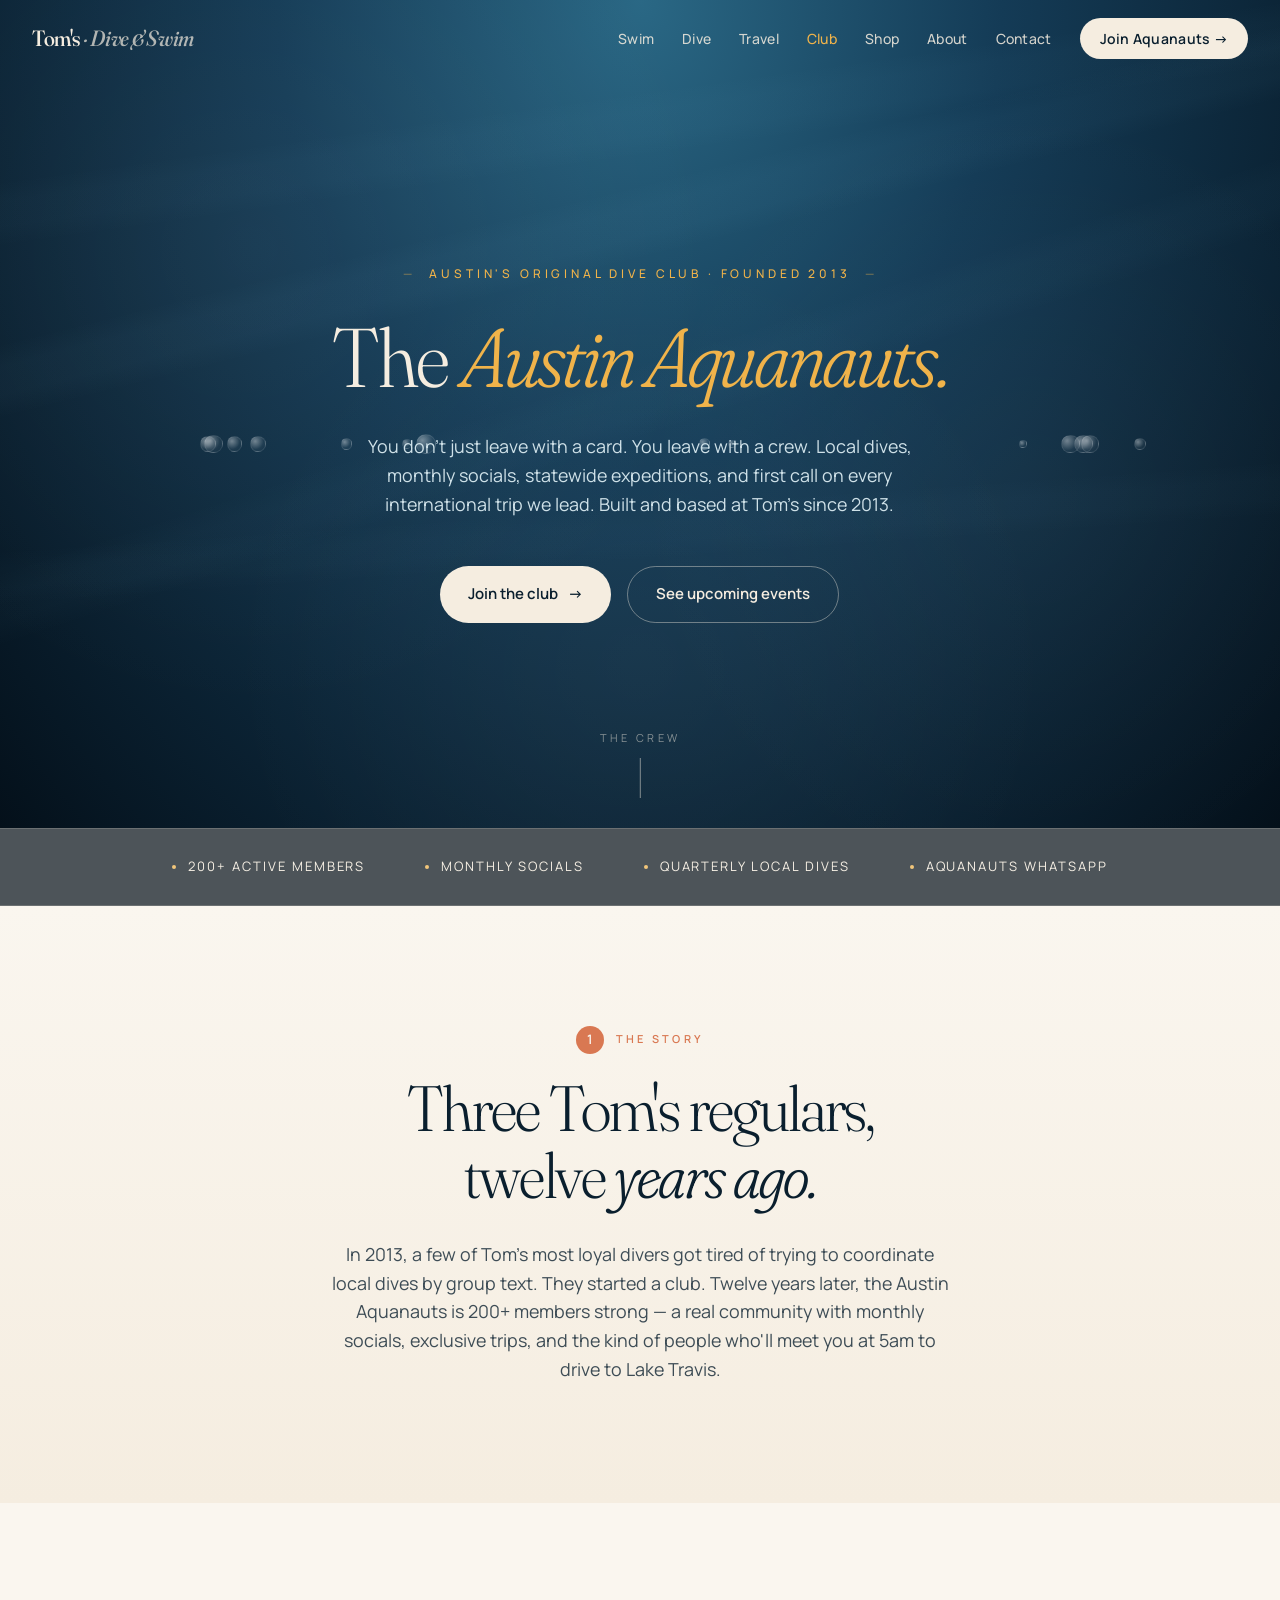
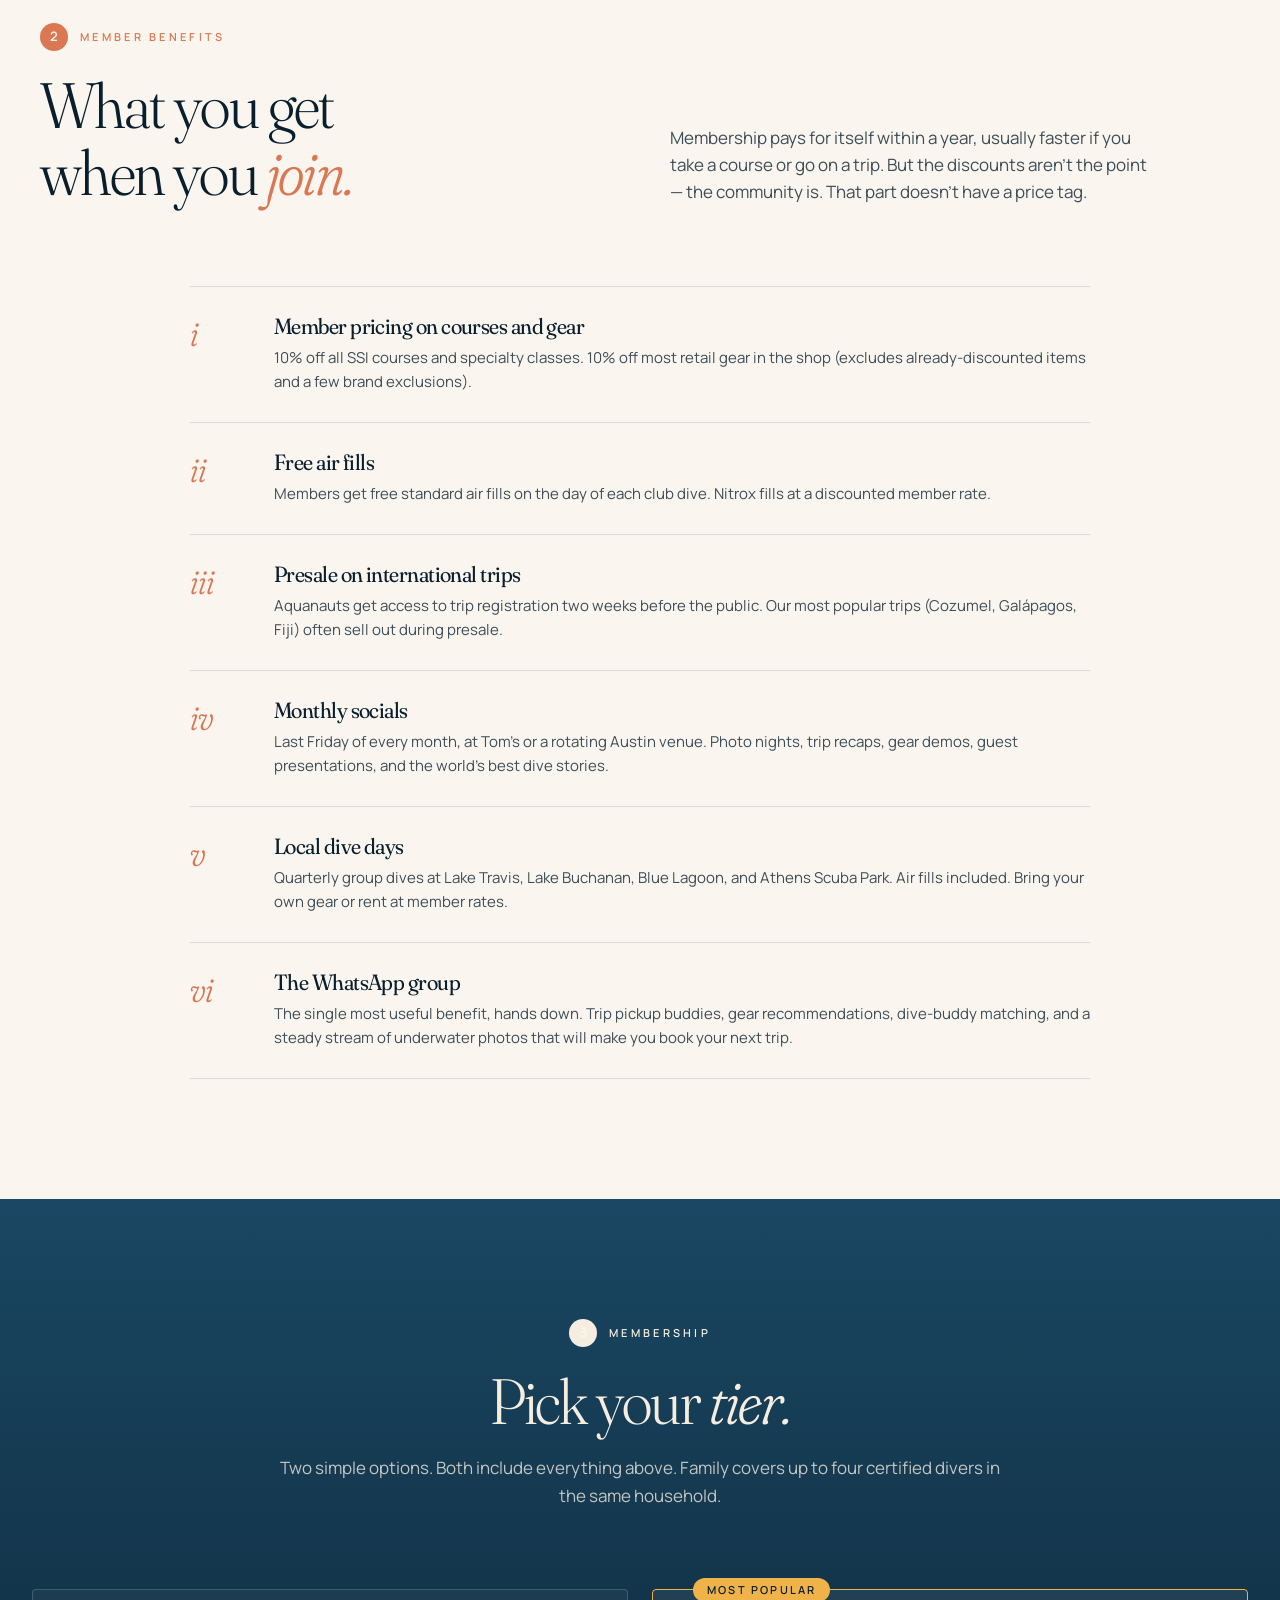
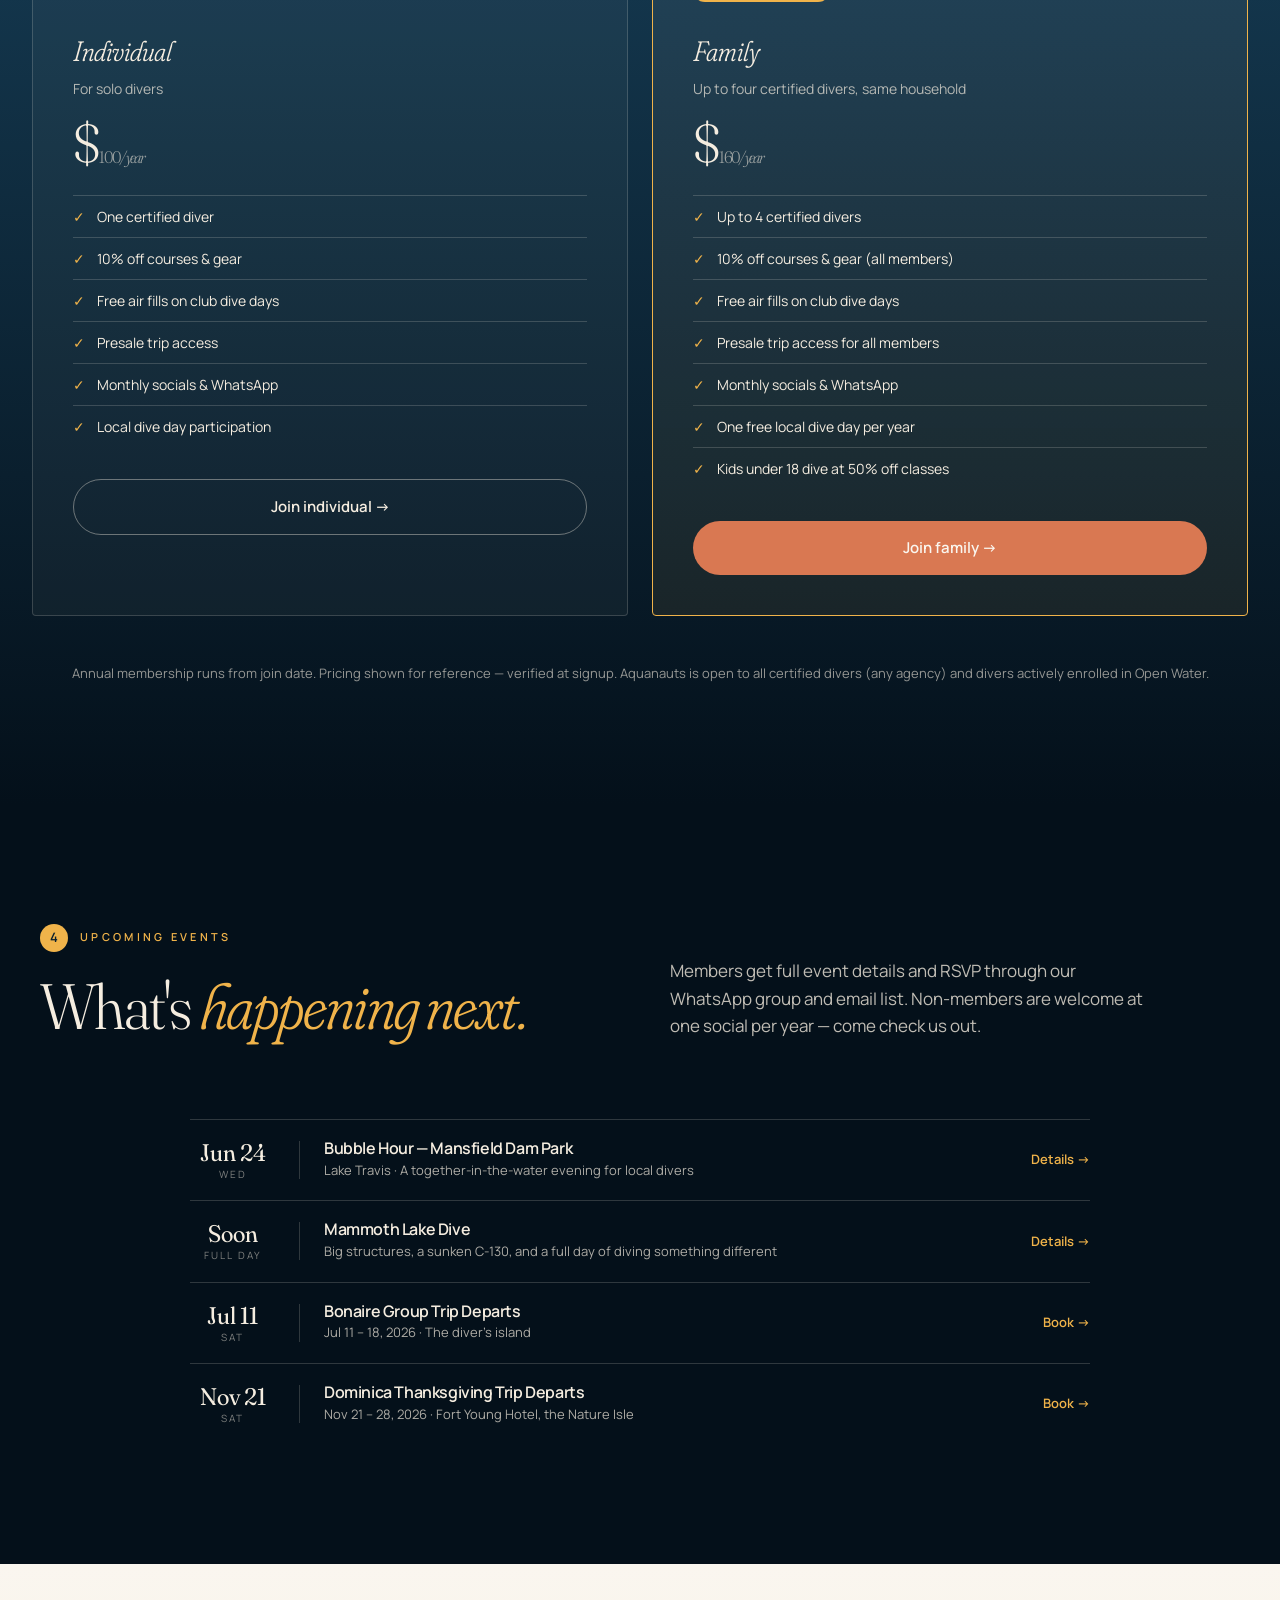
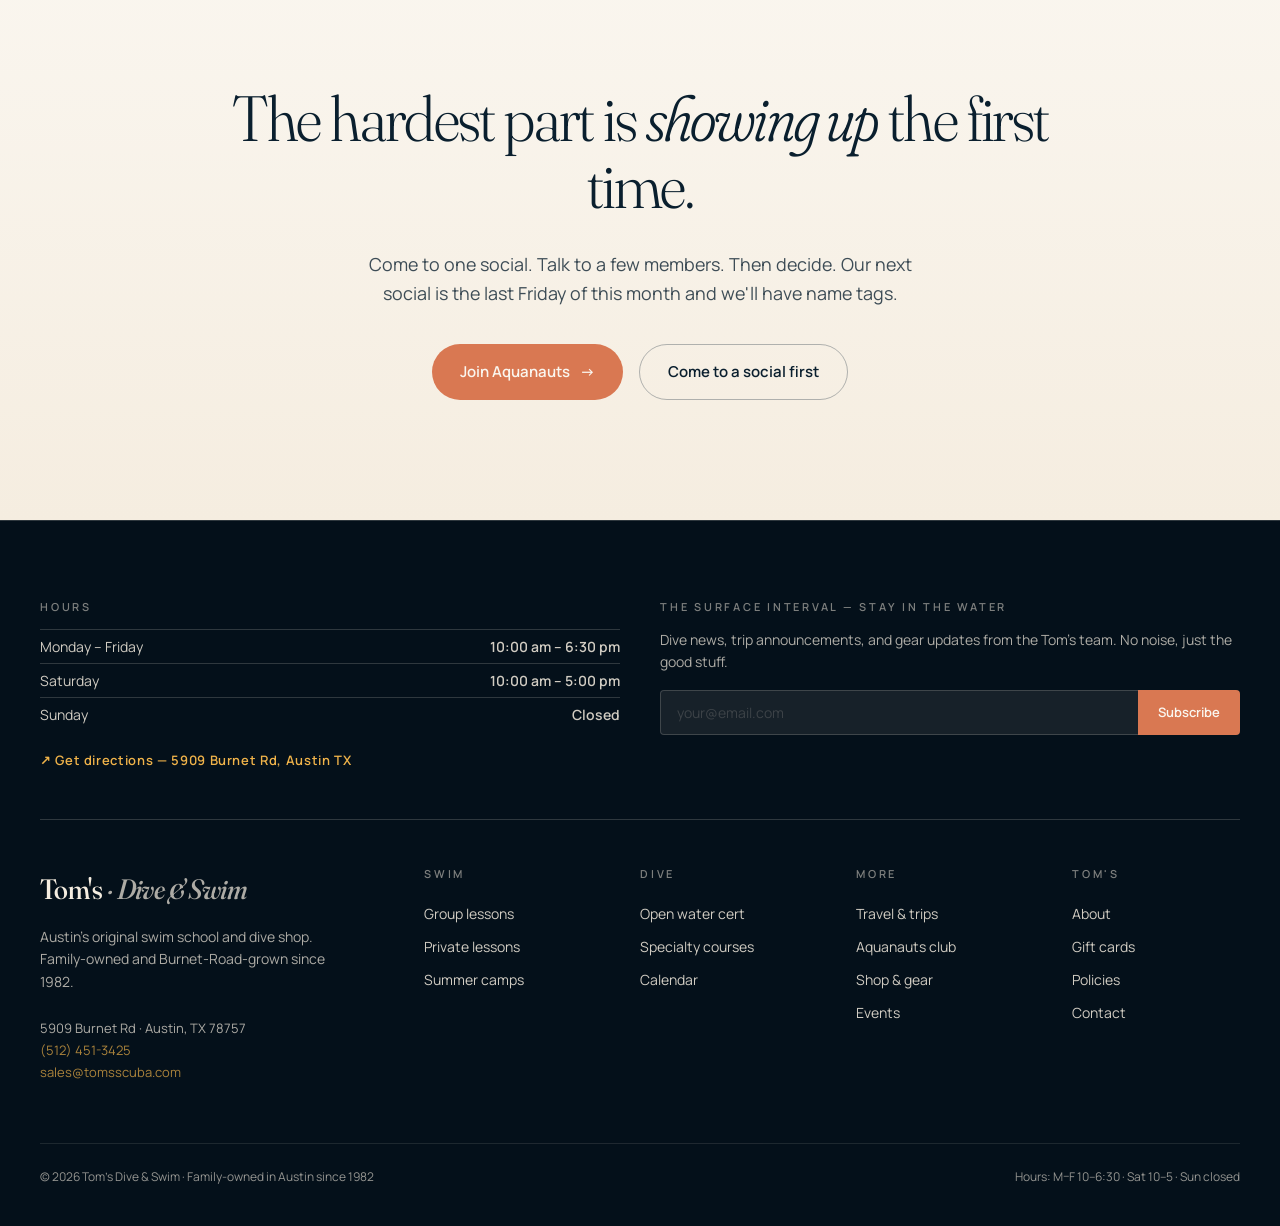
<file: club.html>
<!DOCTYPE html>
<html lang="en">
<head>
<meta charset="UTF-8" />
<meta name="viewport" content="width=device-width, initial-scale=1.0" />
<title>Austin Aquanauts Dive Club | $100/yr | Tom's Dive & Swim</title>
<meta name="description" content="Austin's original dive club since 2013. $100/yr individual, $160 family. Monthly socials, lake dive days, group trips, gear discounts & presale event access.">
<link rel="canonical" href="https://tomsscuba.com/club.html">
<meta property="og:type" content="website">
<meta property="og:site_name" content="Tom's Dive &amp; Swim">
<meta property="og:title" content="Austin Aquanauts Dive Club | $100/yr | Tom's Dive & Swim">
<meta property="og:description" content="Austin's original dive club since 2013. $100/yr individual, $160 family. Monthly socials, lake dive days, group trips, gear discounts & presale event access.">
<meta property="og:url" content="https://tomsscuba.com/club.html">
<meta property="og:locale" content="en_US">
<meta name="twitter:card" content="summary_large_image">
<meta name="theme-color" content="#04101a">
<link rel="icon" href="favicon.ico" sizes="48x48">
<link rel="icon" type="image/png" sizes="32x32" href="assets/img/favicon-32x32.png">
<link rel="apple-touch-icon" href="assets/img/apple-touch-icon.png">
<meta property="og:image" content="https://tomsscuba.com/assets/img/og-image.png">
<meta property="og:image:width" content="1200">
<meta property="og:image:height" content="630">
<meta property="og:image:alt" content="Tom's Dive & Swim — Austin's water people since 1982">
<meta name="twitter:image" content="https://tomsscuba.com/assets/img/og-image.png">
<link rel="preconnect" href="https://fonts.googleapis.com">
<link rel="preconnect" href="https://fonts.gstatic.com" crossorigin>
<link href="https://fonts.googleapis.com/css2?family=Fraunces:opsz,wght,SOFT@9..144,300..900,0..100&family=Manrope:wght@300;400;500;600;700&display=swap" rel="stylesheet">
<link rel="stylesheet" href="assets/css/styles.css">
<style>
  .benefit {
    display: grid; grid-template-columns: 60px 1fr;
    gap: 24px; padding: 28px 0;
    border-top: 1px solid var(--line-d);
  }
  .benefit:last-child { border-bottom: 1px solid var(--line-d); }
  .benefit-num {
    font-family: 'Fraunces', serif;
    font-style: italic; font-weight: 300;
    font-variation-settings: "opsz" 144, "SOFT" 100;
    font-size: 36px; color: var(--coral);
    line-height: 1;
  }
  .benefit h3 {
    font-size: 22px; font-weight: 400; margin-bottom: 8px;
    font-variation-settings: "opsz" 80, "SOFT" 50;
  }
  .benefit p { font-size: 15px; opacity: 0.78; line-height: 1.6; }

  .tier-grid { display: grid; grid-template-columns: repeat(2, 1fr); gap: 24px; }
  @media (max-width: 768px) { .tier-grid { grid-template-columns: 1fr; } }
  .tier-card {
    background: rgba(245,237,224,0.04);
    border: 1px solid var(--line);
    border-radius: 4px;
    padding: 40px;
    position: relative;
  }
  .tier-card.featured {
    border-color: var(--sun);
    background: linear-gradient(180deg, rgba(245,237,224,0.06) 0%, rgba(240,179,74,0.08) 100%);
  }
  .tier-card.featured::before {
    content: 'Most popular';
    position: absolute; top: -12px; left: 40px;
    background: var(--sun); color: var(--ink);
    padding: 4px 14px; border-radius: 999px;
    font-size: 11px; letter-spacing: 0.2em; text-transform: uppercase;
    font-weight: 600;
  }
  .tier-name {
    font-family: 'Fraunces', serif; font-style: italic;
    font-variation-settings: "opsz" 144, "SOFT" 100;
    font-size: 28px; font-weight: 300;
    margin-bottom: 6px;
  }
  .tier-price {
    font-family: 'Fraunces', serif;
    font-variation-settings: "opsz" 144, "SOFT" 60;
    font-size: 56px; line-height: 1;
    margin: 16px 0;
    letter-spacing: -0.03em; font-weight: 300;
  }
  .tier-price sup { font-size: 0.3em; vertical-align: top; opacity: 0.6; }
  .tier-price span { font-size: 0.3em; opacity: 0.6; font-style: italic; }
  .tier-features { list-style: none; margin-top: 24px; }
  .tier-features li {
    padding: 10px 0;
    border-top: 1px solid var(--line);
    font-size: 14px;
    display: flex; gap: 12px; align-items: flex-start;
  }
  .tier-features li::before { content: '✓'; color: var(--sun); font-weight: 600; }

  .event-row {
    display: grid; grid-template-columns: 110px 1fr auto;
    gap: 24px; padding: 20px 0;
    border-top: 1px solid var(--line);
    align-items: center;
  }
  @media (max-width: 768px) {
    .event-row { grid-template-columns: 80px 1fr; gap: 12px; }
    .event-row .event-rsvp { grid-column: 2; justify-self: start; margin-top: 8px; }
  }
  .event-date {
    font-family: 'Fraunces', serif;
    font-variation-settings: "opsz" 80, "SOFT" 50;
    font-size: 24px; line-height: 1;
    text-align: center;
    border-right: 1px solid var(--line);
    padding-right: 24px;
  }
  .event-date small {
    display: block; font-family: 'Manrope', sans-serif;
    font-size: 10px; letter-spacing: 0.2em; text-transform: uppercase;
    opacity: 0.5; margin-top: 4px;
  }
  .event-info h4 { font-size: 16px; font-weight: 600; margin-bottom: 4px;
    font-family: 'Manrope', sans-serif; }
  .event-info p { font-size: 13px; opacity: 0.7; }
  .event-rsvp { font-size: 13px; font-weight: 600; color: var(--sun); text-decoration: none; }
</style>
<script type="application/ld+json">
{
 "@context": "https://schema.org",
 "@type": "BreadcrumbList",
 "itemListElement": [
  {
   "@type": "ListItem",
   "position": 1,
   "name": "Home",
   "item": "https://tomsscuba.com/"
  },
  {
   "@type": "ListItem",
   "position": 2,
   "name": "Austin Aquanauts Club",
   "item": "https://tomsscuba.com/club.html"
  }
 ]
}
</script>
<!-- Google Tag Manager -->
<script>(function(w,d,s,l,i){w[l]=w[l]||[];w[l].push({'gtm.start':
new Date().getTime(),event:'gtm.js'});var f=d.getElementsByTagName(s)[0],
j=d.createElement(s),dl=l!='dataLayer'?'&l='+l:'';j.async=true;j.src=
'https://www.googletagmanager.com/gtm.js?id='+i+dl;f.parentNode.insertBefore(j,f);
})(window,document,'script','dataLayer','GTM-N28V49VS');</script>
<!-- End Google Tag Manager -->
</head>
<body>
<!-- Google Tag Manager (noscript) -->
<noscript><iframe src="https://www.googletagmanager.com/ns.html?id=GTM-N28V49VS"
height="0" width="0" style="display:none;visibility:hidden"></iframe></noscript>
<!-- End Google Tag Manager (noscript) -->

<!-- NAV -->
<nav class="site-nav" id="nav">
  <a href="index.html" class="logo">Tom's <span>· Dive & Swim</span></a>
  <button class="menu-toggle" aria-label="Menu">
    <svg width="24" height="24" viewBox="0 0 24 24" fill="none" stroke="currentColor" stroke-width="2"><line x1="3" y1="6" x2="21" y2="6"/><line x1="3" y1="12" x2="21" y2="12"/><line x1="3" y1="18" x2="21" y2="18"/></svg>
  </button>
  <div class="nav-links">
    <a href="swim.html">Swim</a>
    <a href="dive.html">Dive</a>
    <a href="travel.html">Travel</a>
    <a href="club.html" class="active">Club</a>
    <a href="shop.html">Shop</a>
    <a href="about.html">About</a>
    <a href="contact.html">Contact</a>
    <a href="#join" class="nav-cta">Join Aquanauts →</a>
  </div>
</nav>

<!-- HERO -->
<section class="hero hero-deep with-bubbles">
  <div class="hero-content">
    <div class="hero-eyebrow dash">Austin's original dive club · Founded 2013</div>
    <h1 class="hero-title">The <em>Austin Aquanauts.</em></h1>
    <p class="hero-sub">You don't just leave with a card. You leave with a crew. Local dives, monthly socials, statewide expeditions, and first call on every international trip we lead. Built and based at Tom's since 2013.</p>
    <div class="hero-ctas">
      <a href="#join" class="btn btn-primary">Join the club <span class="arrow">→</span></a>
      <a href="#events" class="btn btn-ghost">See upcoming events</a>
    </div>
  </div>
  <div class="scroll-cue"><span>The Crew</span><div class="line"></div></div>
</section>

<!-- STRIP -->
<div class="heritage-strip">
  <span><span class="dot"></span>200+ active members</span>
  <span><span class="dot"></span>Monthly socials</span>
  <span><span class="dot"></span>Quarterly local dives</span>
  <span><span class="dot"></span>Aquanauts WhatsApp</span>
</div>

<!-- INTRO -->
<section class="section warm">
  <div class="container-narrow text-center">
    <div class="eyebrow coral" style="justify-content:center; display:inline-flex;"><span class="num"><span>1</span></span> The story</div>
    <h2 class="h2 mb-4">Three Tom's regulars,<br>twelve <em>years ago.</em></h2>
    <p class="lead" style="opacity: 0.78; max-width: 620px; margin: 0 auto;">
      In 2013, a few of Tom's most loyal divers got tired of trying to coordinate local dives by group text.
      They started a club. Twelve years later, the Austin Aquanauts is 200+ members strong — a real community
      with monthly socials, exclusive trips, and the kind of people who'll meet you at 5am to drive to Lake Travis.
    </p>
  </div>
</section>

<!-- BENEFITS -->
<section class="section">
  <div class="section-head">
    <div>
      <div class="eyebrow coral"><span class="num"><span>2</span></span> Member benefits</div>
      <h2 class="h2">What you get<br>when you <em>join.</em></h2>
    </div>
    <p>Membership pays for itself within a year, usually faster if you take a course or go on a trip. But the discounts aren't the point — the community is. That part doesn't have a price tag.</p>
  </div>

  <div class="container-narrow">
    <div class="benefit">
      <div class="benefit-num">i</div>
      <div>
        <h3>Member pricing on courses and gear</h3>
        <p>10% off all SSI courses and specialty classes. 10% off most retail gear in the shop (excludes already-discounted items and a few brand exclusions).</p>
      </div>
    </div>
    <div class="benefit">
      <div class="benefit-num">ii</div>
      <div>
        <h3>Free air fills</h3>
        <p>Members get free standard air fills on the day of each club dive. Nitrox fills at a discounted member rate.</p>
      </div>
    </div>
    <div class="benefit">
      <div class="benefit-num">iii</div>
      <div>
        <h3>Presale on international trips</h3>
        <p>Aquanauts get access to trip registration two weeks before the public. Our most popular trips (Cozumel, Galápagos, Fiji) often sell out during presale.</p>
      </div>
    </div>
    <div class="benefit">
      <div class="benefit-num">iv</div>
      <div>
        <h3>Monthly socials</h3>
        <p>Last Friday of every month, at Tom's or a rotating Austin venue. Photo nights, trip recaps, gear demos, guest presentations, and the world's best dive stories.</p>
      </div>
    </div>
    <div class="benefit">
      <div class="benefit-num">v</div>
      <div>
        <h3>Local dive days</h3>
        <p>Quarterly group dives at Lake Travis, Lake Buchanan, Blue Lagoon, and Athens Scuba Park. Air fills included. Bring your own gear or rent at member rates.</p>
      </div>
    </div>
    <div class="benefit">
      <div class="benefit-num">vi</div>
      <div>
        <h3>The WhatsApp group</h3>
        <p>The single most useful benefit, hands down. Trip pickup buddies, gear recommendations, dive-buddy matching, and a steady stream of underwater photos that will make you book your next trip.</p>
      </div>
    </div>
  </div>
</section>

<!-- TIERS -->
<section class="section dark" id="join">
  <div class="container">
    <div class="section-head-center">
      <div class="eyebrow reveal" sun"><span class="num"><span>3</span></span> Membership</div>
      <h2 class="h2">Pick your <em>tier.</em></h2>
      <p>Two simple options. Both include everything above. Family covers up to four certified divers in the same household.</p>
    </div>

    <div class="tier-grid">
      <div class="tier-card">
        <div class="tier-name">Individual</div>
        <p style="opacity: 0.7; font-size: 14px;">For solo divers</p>
        <div class="tier-price">$<span style="font-style: normal;">100</span><span>/year</span></div>
        <ul class="tier-features">
          <li>One certified diver</li>
          <li>10% off courses & gear</li>
          <li>Free air fills on club dive days</li>
          <li>Presale trip access</li>
          <li>Monthly socials & WhatsApp</li>
          <li>Local dive day participation</li>
        </ul>
        <a href="https://shop.tomsscuba.com/product-groups/dive-memberships" class="btn btn-ghost mt-4" style="width: 100%; justify-content: center;">Join individual →</a>
      </div>

      <div class="tier-card featured">
        <div class="tier-name">Family</div>
        <p style="opacity: 0.7; font-size: 14px;">Up to four certified divers, same household</p>
        <div class="tier-price">$<span style="font-style: normal;">160</span><span>/year</span></div>
        <ul class="tier-features">
          <li>Up to 4 certified divers</li>
          <li>10% off courses & gear (all members)</li>
          <li>Free air fills on club dive days</li>
          <li>Presale trip access for all members</li>
          <li>Monthly socials & WhatsApp</li>
          <li>One free local dive day per year</li>
          <li>Kids under 18 dive at 50% off classes</li>
        </ul>
        <a href="https://shop.tomsscuba.com/product-groups/dive-memberships" class="btn btn-coral mt-4" style="width: 100%; justify-content: center;">Join family →</a>
      </div>
    </div>

    <p class="text-center mt-5" style="opacity: 0.6; font-size: 13px;">
      Annual membership runs from join date. Pricing shown for reference — verified at signup. Aquanauts is open to all certified divers (any agency) and divers actively enrolled in Open Water.
    </p>
  </div>
</section>



<!-- EVENTS -->
<section class="section deep" id="events">
  <div class="container">
    <div class="section-head">
      <div>
        <div class="eyebrow sun"><span class="num"><span>4</span></span> Upcoming events</div>
        <h2 class="h2">What's <em>happening next.</em></h2>
      </div>
      <p>Members get full event details and RSVP through our WhatsApp group and email list. Non-members are welcome at one social per year — come check us out.</p>
    </div>

    <div class="container-narrow">
      <div class="event-row">
        <div class="event-date">Jun 24<small>Wed</small></div>
        <div class="event-info">
          <h4>Bubble Hour — Mansfield Dam Park</h4>
          <p>Lake Travis · A together-in-the-water evening for local divers</p>
        </div>
        <a href="https://shop.tomsscuba.com/calendar/events/June-24th-Bubble-Hour---Mansfield-Dam-Park_0" class="event-rsvp">Details →</a>
      </div>
      <div class="event-row">
        <div class="event-date">Soon<small>Full day</small></div>
        <div class="event-info">
          <h4>Mammoth Lake Dive</h4>
          <p>Big structures, a sunken C-130, and a full day of diving something different</p>
        </div>
        <a href="https://shop.tomsscuba.com/calendar/events/Mammoth-Lake-Dive_0" class="event-rsvp">Details →</a>
      </div>
      <div class="event-row">
        <div class="event-date">Jul 11<small>Sat</small></div>
        <div class="event-info">
          <h4>Bonaire Group Trip Departs</h4>
          <p>Jul 11 – 18, 2026 · The diver's island</p>
        </div>
        <a href="https://shop.tomsscuba.com/trips/bonaire-july-11th-18th-2026" class="event-rsvp">Book →</a>
      </div>
      <div class="event-row">
        <div class="event-date">Nov 21<small>Sat</small></div>
        <div class="event-info">
          <h4>Dominica Thanksgiving Trip Departs</h4>
          <p>Nov 21 – 28, 2026 · Fort Young Hotel, the Nature Isle</p>
        </div>
        <a href="https://shop.tomsscuba.com/trips/dominica-fort-young-hotel-november-2026" class="event-rsvp">Book →</a>
      </div>
    </div>
  </div>
</section>

<!-- FINAL CTA -->
<section class="section warm" style="text-align: center;">
  <div class="container-narrow">
    <h2 class="h2 mb-4">The hardest part is <em>showing up</em> the first time.</h2>
    <p class="lead" style="opacity: 0.78; max-width: 560px; margin: 0 auto 36px;">
      Come to one social. Talk to a few members. Then decide. Our next social is the last Friday of this month and we'll have name tags.
    </p>
    <div style="display: flex; gap: 16px; justify-content: center; flex-wrap: wrap;">
      <a href="https://shop.tomsscuba.com/product-groups/dive-memberships" class="btn btn-coral">Join Aquanauts <span class="arrow">→</span></a>
      <a href="contact.html" class="btn btn-ghost-dark">Come to a social first</a>
    </div>
  </div>
</section>

<!-- FOOTER -->
<footer>
  <!-- Enhanced footer: hours, directions, newsletter -->
  <div class="footer-hours-map">
    <div class="footer-hours">
      <h4>Hours</h4>
      <table>
        <tr><td>Monday – Friday</td><td>10:00 am – 6:30 pm</td></tr>
        <tr><td>Saturday</td><td>10:00 am – 5:00 pm</td></tr>
        <tr><td>Sunday</td><td>Closed</td></tr>
      </table>
      <div class="footer-directions">
        <a href="https://maps.google.com/?q=5909+Burnet+Rd+Austin+TX+78757" target="_blank" rel="noopener">Get directions — 5909 Burnet Rd, Austin TX</a>
      </div>
    </div>
    <div class="footer-newsletter">
      <h4>The Surface Interval — stay in the water</h4>
      <p>Dive news, trip announcements, and gear updates from the Tom's team. No noise, just the good stuff.</p>
      <form class="footer-newsletter-form" action="contact.html" method="get" onsubmit="return false;">
        <input type="email" name="email" placeholder="your@email.com" autocomplete="email">
        <button type="submit">Subscribe</button>
      </form>
    </div>
  </div>
  <div class="footer-inner">
    <div class="footer-brand">
      <a href="index.html" class="logo">Tom's <span>· Dive & Swim</span></a>
      <p>Austin's original swim school and dive shop. Family-owned and Burnet-Road-grown since 1982.</p>
      <div class="footer-contact">
        5909 Burnet Rd · Austin, TX 78757<br>
        <a href="tel:5124513425">(512) 451-3425</a><br>
        <a href="mailto:sales@tomsscuba.com">sales@tomsscuba.com</a>
      </div>
    </div>
    <div class="footer-col">
      <h4>Swim</h4>
      <a href="swim.html">Group lessons</a>
      <a href="swim.html">Private lessons</a>
      <a href="swim.html">Summer camps</a>
    </div>
    <div class="footer-col">
      <h4>Dive</h4>
      <a href="dive.html">Open water cert</a>
      <a href="dive.html#specialties">Specialty courses</a>
      <a href="dive.html#calendar">Calendar</a>
    </div>
    <div class="footer-col">
      <h4>More</h4>
      <a href="travel.html">Travel & trips</a>
      <a href="club.html">Aquanauts club</a>
      <a href="shop.html">Shop & gear</a>
      <a href="events.html">Events</a>
    </div>
    <div class="footer-col">
      <h4>Tom's</h4>
      <a href="about.html">About</a>
      <a href="gift-cards.html">Gift cards</a>
      <a href="policies.html">Policies</a>
      <a href="contact.html">Contact</a>
    </div>
  </div>
  <div class="footer-bottom">
    <span>© 2026 Tom's Dive & Swim · Family-owned in Austin since 1982</span>
    <span>Hours: M–F 10–6:30 · Sat 10–5 · Sun closed</span>
  </div>
</footer>

<script src="assets/js/main.js"></script>
</body>
</html>
</file>
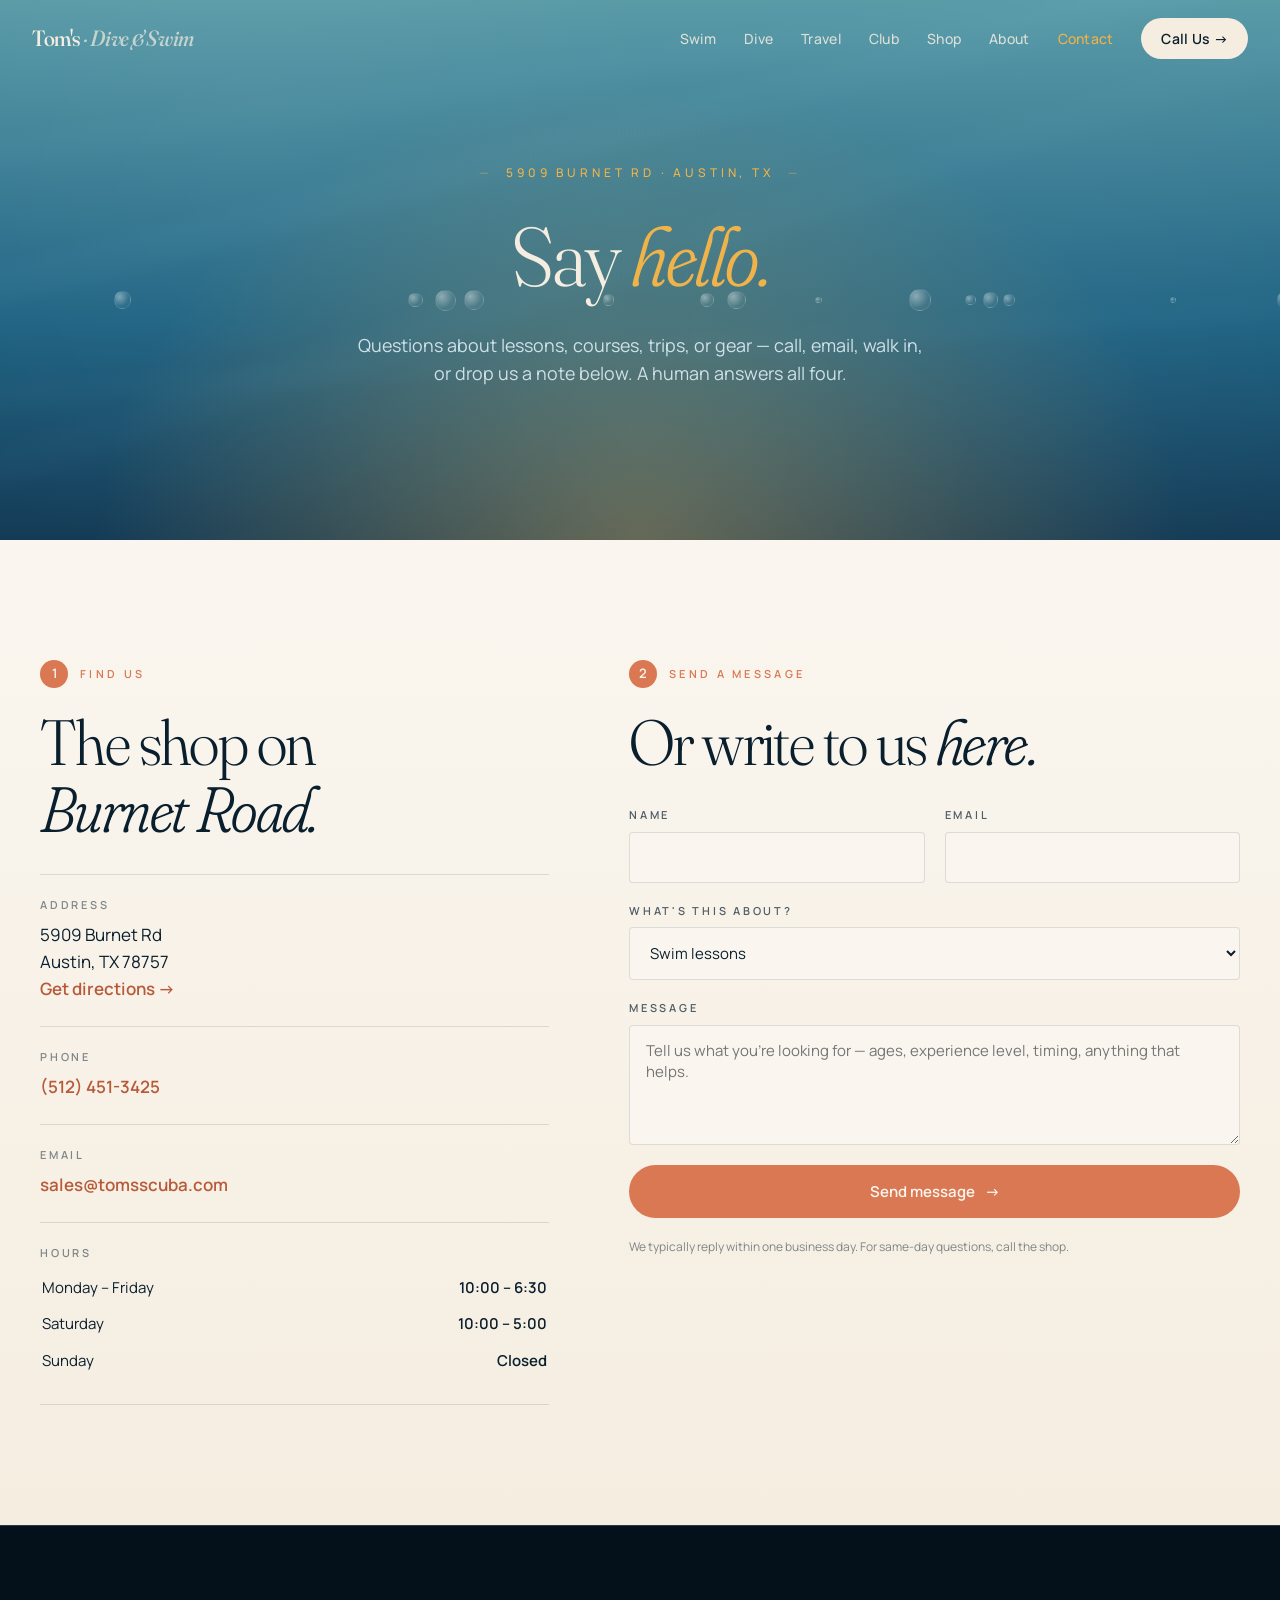
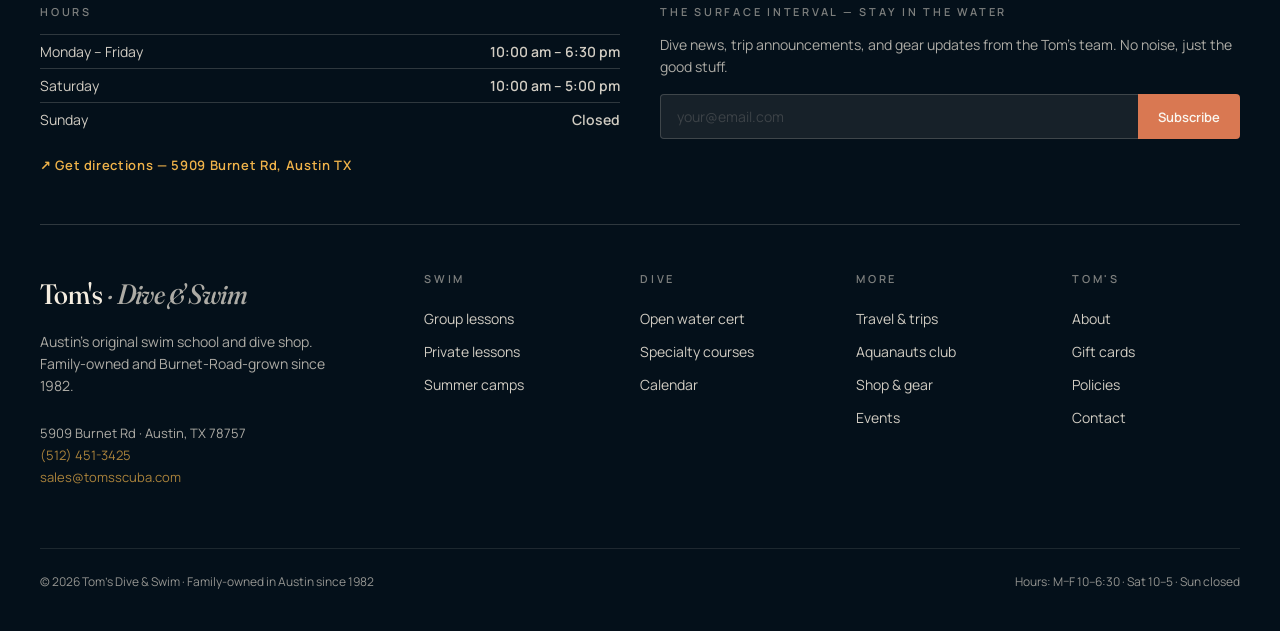
<file: contact.html>
<!DOCTYPE html>
<html lang="en">
<head>
<meta charset="UTF-8" />
<meta name="viewport" content="width=device-width, initial-scale=1.0" />
<title>Contact Tom's Dive & Swim | (512) 451-3425 | Austin TX</title>
<meta name="description" content="5909 Burnet Rd, Austin TX 78757 · (512) 451-3425 · sales@tomsscuba.com · Mon–Fri 10am–6:30pm · Sat 10am–5pm · Sun closed. Drop by or send us a message.">
<link rel="canonical" href="https://tomsscuba.com/contact.html">
<meta property="og:type" content="website">
<meta property="og:site_name" content="Tom's Dive &amp; Swim">
<meta property="og:title" content="Contact Tom's Dive & Swim | (512) 451-3425 | Austin TX">
<meta property="og:description" content="5909 Burnet Rd, Austin TX 78757 · (512) 451-3425 · sales@tomsscuba.com · Mon–Fri 10am–6:30pm · Sat 10am–5pm · Sun closed. Drop by or send us a message.">
<meta property="og:url" content="https://tomsscuba.com/contact.html">
<meta property="og:locale" content="en_US">
<meta name="twitter:card" content="summary_large_image">
<meta name="theme-color" content="#04101a">
<link rel="icon" href="favicon.ico" sizes="48x48">
<link rel="icon" type="image/png" sizes="32x32" href="assets/img/favicon-32x32.png">
<link rel="apple-touch-icon" href="assets/img/apple-touch-icon.png">
<meta property="og:image" content="https://tomsscuba.com/assets/img/og-image.png">
<meta property="og:image:width" content="1200">
<meta property="og:image:height" content="630">
<meta property="og:image:alt" content="Tom's Dive & Swim — Austin's water people since 1982">
<meta name="twitter:image" content="https://tomsscuba.com/assets/img/og-image.png">
<link rel="preconnect" href="https://fonts.googleapis.com">
<link rel="preconnect" href="https://fonts.gstatic.com" crossorigin>
<link href="https://fonts.googleapis.com/css2?family=Fraunces:opsz,wght,SOFT@9..144,300..900,0..100&family=Manrope:wght@300;400;500;600;700&display=swap" rel="stylesheet">
<link rel="stylesheet" href="assets/css/styles.css">
<style>
  .contact-grid {
    display: grid; grid-template-columns: 1fr 1.2fr; gap: 80px;
    max-width: 1200px; margin: 0 auto;
  }
  @media (max-width: 968px) { .contact-grid { grid-template-columns: 1fr; gap: 48px; } }
  .info-row {
    padding: 24px 0; border-top: 1px solid var(--line-d);
  }
  .info-row h4 {
    font-family: 'Manrope', sans-serif;
    font-size: 11px; letter-spacing: 0.25em; text-transform: uppercase;
    opacity: 0.5; font-weight: 600; margin-bottom: 10px;
  }
  .info-row p, .info-row a {
    font-size: 17px; line-height: 1.6; text-decoration: none;
  }
  .info-row a { color: var(--coral-d); font-weight: 600; }
  .hours-table { width: 100%; font-size: 15px; }
  .hours-table td { padding: 6px 0; }
  .hours-table td:last-child { text-align: right; font-weight: 600; }
</style>
<script type="application/ld+json">
{
 "@context": "https://schema.org",
 "@type": [
  "LocalBusiness",
  "SportsActivityLocation"
 ],
 "@id": "https://tomsscuba.com/#business",
 "name": "Tom's Dive & Swim",
 "description": "Austin's family-owned swim school and scuba dive shop since 1982. Swim lessons from 6 months to adult, SSI scuba certification, dive travel, gear, rentals, repair, and air & nitrox fills.",
 "url": "https://tomsscuba.com/",
 "telephone": "+1-512-451-3425",
 "email": "sales@tomsscuba.com",
 "foundingDate": "1982",
 "address": {
  "@type": "PostalAddress",
  "streetAddress": "5909 Burnet Rd",
  "addressLocality": "Austin",
  "addressRegion": "TX",
  "postalCode": "78757",
  "addressCountry": "US"
 },
 "openingHoursSpecification": [
  {
   "@type": "OpeningHoursSpecification",
   "dayOfWeek": [
    "Monday",
    "Tuesday",
    "Wednesday",
    "Thursday",
    "Friday"
   ],
   "opens": "10:00",
   "closes": "18:30"
  },
  {
   "@type": "OpeningHoursSpecification",
   "dayOfWeek": "Saturday",
   "opens": "10:00",
   "closes": "17:00"
  }
 ],
 "priceRange": "$$",
 "hasMap": "https://maps.google.com/?q=5909+Burnet+Rd+Austin+TX+78757",
 "image": "https://tomsscuba.com/assets/img/og-image.png",
 "logo": "https://tomsscuba.com/assets/img/icon-512.png",
 "faxNumber": "+1-512-451-4607",
 "geo": {
  "@type": "GeoCoordinates",
  "latitude": 30.3352517,
  "longitude": -97.7440876
 },
 "sameAs": [
  "https://www.facebook.com/tomsdiveandswim/",
  "https://www.instagram.com/tomsdiveandswim/",
  "https://www.yelp.com/biz/toms-dive-and-swim-austin",
  "https://www.tripadvisor.com/Attraction_Review-g30196-d19249548-Reviews-Tom_s_Dive_Swim-Austin_Texas.html",
  "https://www.divessi.com/en/divecenter/toms-dive-amp-swim-austin-tx-texas-usa-united-states-800812"
 ]
}
</script>
<script type="application/ld+json">
{
 "@context": "https://schema.org",
 "@type": "BreadcrumbList",
 "itemListElement": [
  {
   "@type": "ListItem",
   "position": 1,
   "name": "Home",
   "item": "https://tomsscuba.com/"
  },
  {
   "@type": "ListItem",
   "position": 2,
   "name": "Contact",
   "item": "https://tomsscuba.com/contact.html"
  }
 ]
}
</script>
<!-- Google Tag Manager -->
<script>(function(w,d,s,l,i){w[l]=w[l]||[];w[l].push({'gtm.start':
new Date().getTime(),event:'gtm.js'});var f=d.getElementsByTagName(s)[0],
j=d.createElement(s),dl=l!='dataLayer'?'&l='+l:'';j.async=true;j.src=
'https://www.googletagmanager.com/gtm.js?id='+i+dl;f.parentNode.insertBefore(j,f);
})(window,document,'script','dataLayer','GTM-N28V49VS');</script>
<!-- End Google Tag Manager -->
</head>
<body>
<!-- Google Tag Manager (noscript) -->
<noscript><iframe src="https://www.googletagmanager.com/ns.html?id=GTM-N28V49VS"
height="0" width="0" style="display:none;visibility:hidden"></iframe></noscript>
<!-- End Google Tag Manager (noscript) -->

<!-- NAV -->
<nav class="site-nav" id="nav">
  <a href="index.html" class="logo">Tom's <span>· Dive & Swim</span></a>
  <button class="menu-toggle" aria-label="Menu">
    <svg width="24" height="24" viewBox="0 0 24 24" fill="none" stroke="currentColor" stroke-width="2"><line x1="3" y1="6" x2="21" y2="6"/><line x1="3" y1="12" x2="21" y2="12"/><line x1="3" y1="18" x2="21" y2="18"/></svg>
  </button>
  <div class="nav-links">
    <a href="swim.html">Swim</a>
    <a href="dive.html">Dive</a>
    <a href="travel.html">Travel</a>
    <a href="club.html">Club</a>
    <a href="shop.html">Shop</a>
    <a href="about.html">About</a>
    <a href="contact.html" class="active">Contact</a>
    <a href="tel:5124513425" class="nav-cta">Call Us →</a>
  </div>
</nav>

<!-- HERO -->
<section class="hero hero-warm short with-bubbles">
  <div class="hero-content">
    <div class="hero-eyebrow dash">5909 Burnet Rd · Austin, TX</div>
    <h1 class="hero-title">Say <em>hello.</em></h1>
    <p class="hero-sub">Questions about lessons, courses, trips, or gear — call, email, walk in, or drop us a note below. A human answers all four.</p>
  </div>
</section>

<!-- CONTACT -->
<section class="section warm">
  <div class="contact-grid">
    <div>
      <div class="eyebrow coral"><span class="num"><span>1</span></span> Find us</div>
      <h2 class="h2 mb-4">The shop on<br><em>Burnet Road.</em></h2>

      <div class="info-row">
        <h4>Address</h4>
        <p>5909 Burnet Rd<br>Austin, TX 78757</p>
        <a href="https://maps.google.com/?q=5909+Burnet+Rd+Austin+TX+78757" target="_blank" rel="noopener">Get directions →</a>
      </div>
      <div class="info-row">
        <h4>Phone</h4>
        <a href="tel:5124513425">(512) 451-3425</a>
      </div>
      <div class="info-row">
        <h4>Email</h4>
        <a href="mailto:sales@tomsscuba.com">sales@tomsscuba.com</a>
      </div>
      <div class="info-row" style="border-bottom: 1px solid var(--line-d);">
        <h4>Hours</h4>
        <table class="hours-table">
          <tr><td>Monday – Friday</td><td>10:00 – 6:30</td></tr>
          <tr><td>Saturday</td><td>10:00 – 5:00</td></tr>
          <tr><td>Sunday</td><td>Closed</td></tr>
        </table>
      </div>
    </div>

    <div>
      <div class="eyebrow coral"><span class="num"><span>2</span></span> Send a message</div>
      <h2 class="h2 mb-4">Or write to us <em>here.</em></h2>
      <form class="form-grid" data-form="contact">
        <div class="form-row">
          <div class="field">
            <label for="name">Name</label>
            <input type="text" id="name" name="name" required>
          </div>
          <div class="field">
            <label for="email">Email</label>
            <input type="email" id="email" name="email" required>
          </div>
        </div>
        <div class="field">
          <label for="topic">What's this about?</label>
          <select id="topic" name="topic">
            <option>Swim lessons</option>
            <option>Scuba courses & certification</option>
            <option>Dive travel & trips</option>
            <option>Austin Aquanauts club</option>
            <option>Gear, rentals, or repair</option>
            <option>Private classes</option>
            <option>Something else</option>
          </select>
        </div>
        <div class="field">
          <label for="message">Message</label>
          <textarea id="message" name="message" required placeholder="Tell us what you're looking for — ages, experience level, timing, anything that helps."></textarea>
        </div>
        <button type="submit" class="btn btn-coral" style="justify-content: center;">Send message <span class="arrow">→</span></button>
        <p style="font-size: 12px; opacity: 0.5;">We typically reply within one business day. For same-day questions, call the shop.</p>
      </form>
    </div>
  </div>
</section>

<!-- FOOTER -->
<footer>
  <!-- Enhanced footer: hours, directions, newsletter -->
  <div class="footer-hours-map">
    <div class="footer-hours">
      <h4>Hours</h4>
      <table>
        <tr><td>Monday – Friday</td><td>10:00 am – 6:30 pm</td></tr>
        <tr><td>Saturday</td><td>10:00 am – 5:00 pm</td></tr>
        <tr><td>Sunday</td><td>Closed</td></tr>
      </table>
      <div class="footer-directions">
        <a href="https://maps.google.com/?q=5909+Burnet+Rd+Austin+TX+78757" target="_blank" rel="noopener">Get directions — 5909 Burnet Rd, Austin TX</a>
      </div>
    </div>
    <div class="footer-newsletter">
      <h4>The Surface Interval — stay in the water</h4>
      <p>Dive news, trip announcements, and gear updates from the Tom's team. No noise, just the good stuff.</p>
      <form class="footer-newsletter-form" action="contact.html" method="get" onsubmit="return false;">
        <input type="email" name="email" placeholder="your@email.com" autocomplete="email">
        <button type="submit">Subscribe</button>
      </form>
    </div>
  </div>
  <div class="footer-inner">
    <div class="footer-brand">
      <a href="index.html" class="logo">Tom's <span>· Dive & Swim</span></a>
      <p>Austin's original swim school and dive shop. Family-owned and Burnet-Road-grown since 1982.</p>
      <div class="footer-contact">
        5909 Burnet Rd · Austin, TX 78757<br>
        <a href="tel:5124513425">(512) 451-3425</a><br>
        <a href="mailto:sales@tomsscuba.com">sales@tomsscuba.com</a>
      </div>
    </div>
    <div class="footer-col">
      <h4>Swim</h4>
      <a href="swim.html">Group lessons</a>
      <a href="swim.html">Private lessons</a>
      <a href="swim.html">Summer camps</a>
    </div>
    <div class="footer-col">
      <h4>Dive</h4>
      <a href="dive.html">Open water cert</a>
      <a href="dive.html#specialties">Specialty courses</a>
      <a href="dive.html#calendar">Calendar</a>
    </div>
    <div class="footer-col">
      <h4>More</h4>
      <a href="travel.html">Travel & trips</a>
      <a href="club.html">Aquanauts club</a>
      <a href="shop.html">Shop & gear</a>
      <a href="events.html">Events</a>
    </div>
    <div class="footer-col">
      <h4>Tom's</h4>
      <a href="about.html">About</a>
      <a href="gift-cards.html">Gift cards</a>
      <a href="policies.html">Policies</a>
      <a href="contact.html">Contact</a>
    </div>
  </div>
  <div class="footer-bottom">
    <span>© 2026 Tom's Dive & Swim · Family-owned in Austin since 1982</span>
    <span>Hours: M–F 10–6:30 · Sat 10–5 · Sun closed</span>
  </div>
</footer>

<script src="assets/js/main.js"></script>
</body>
</html>
</file>
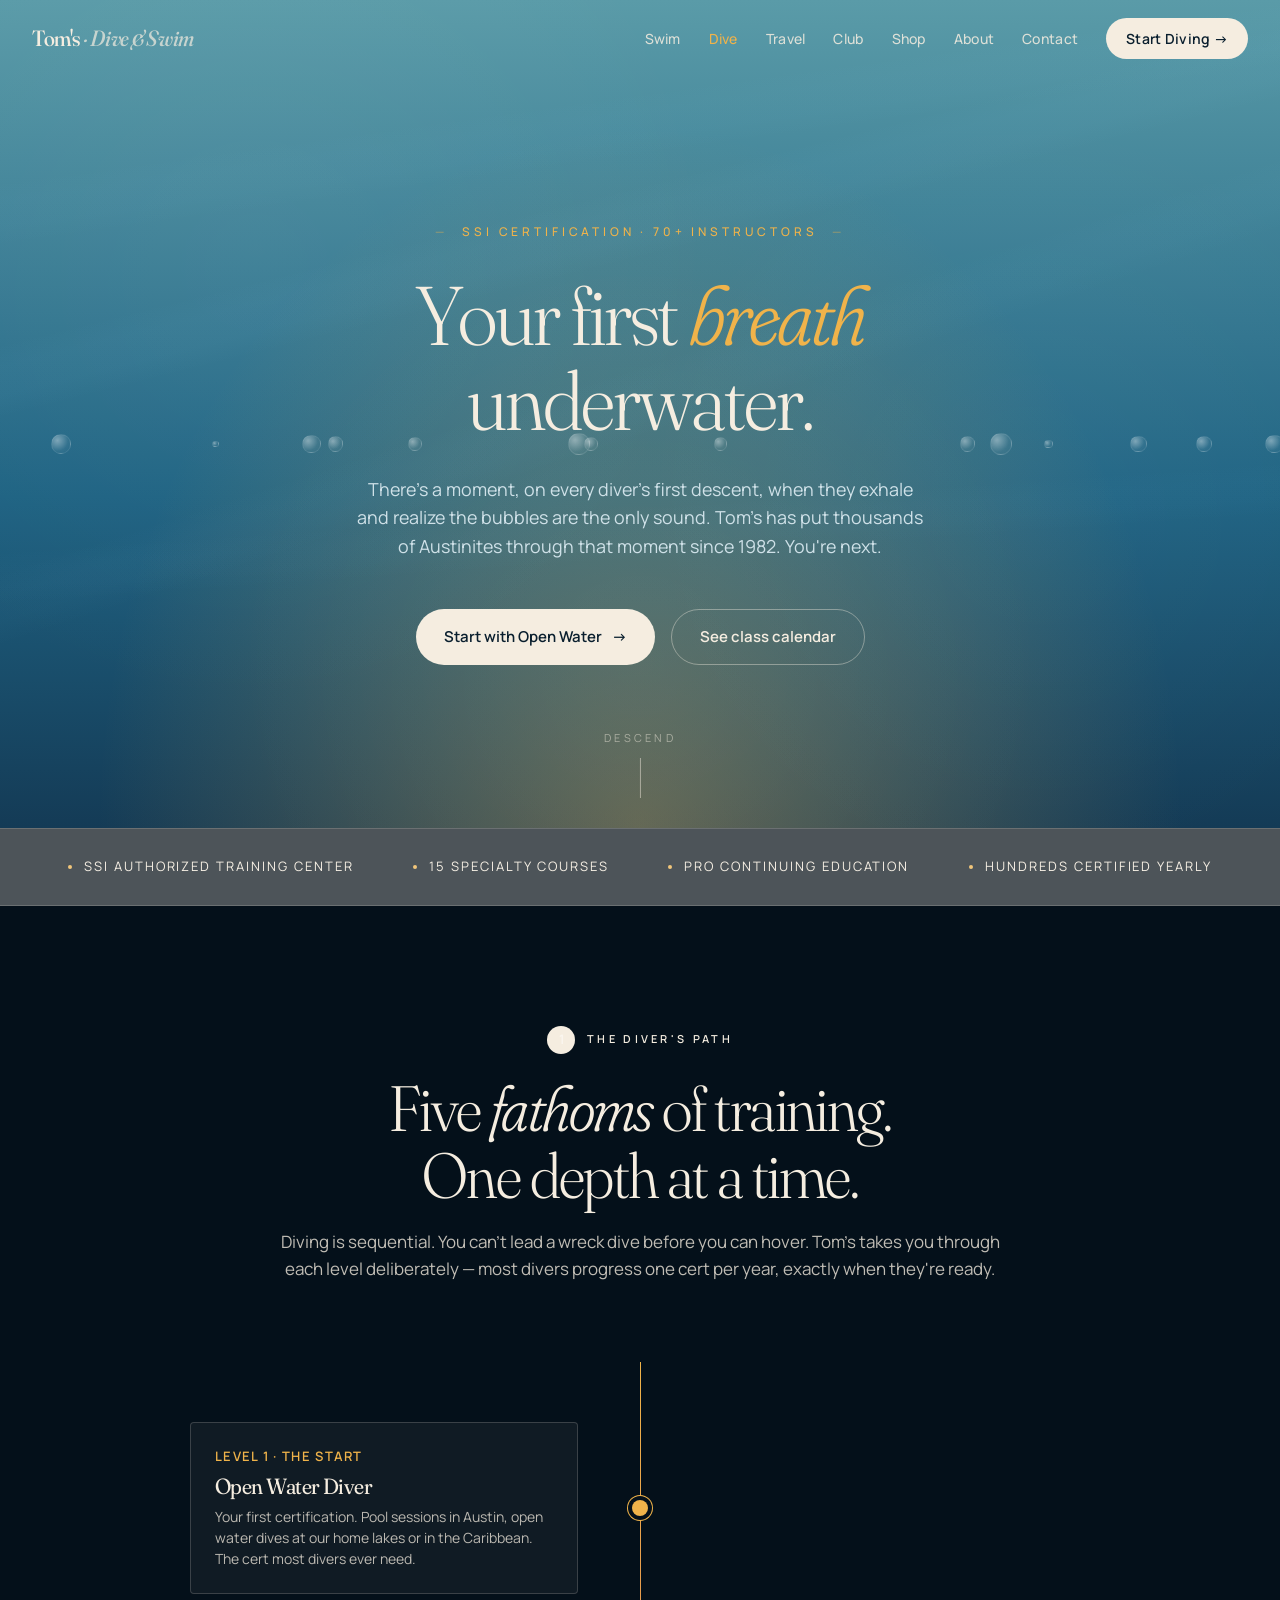
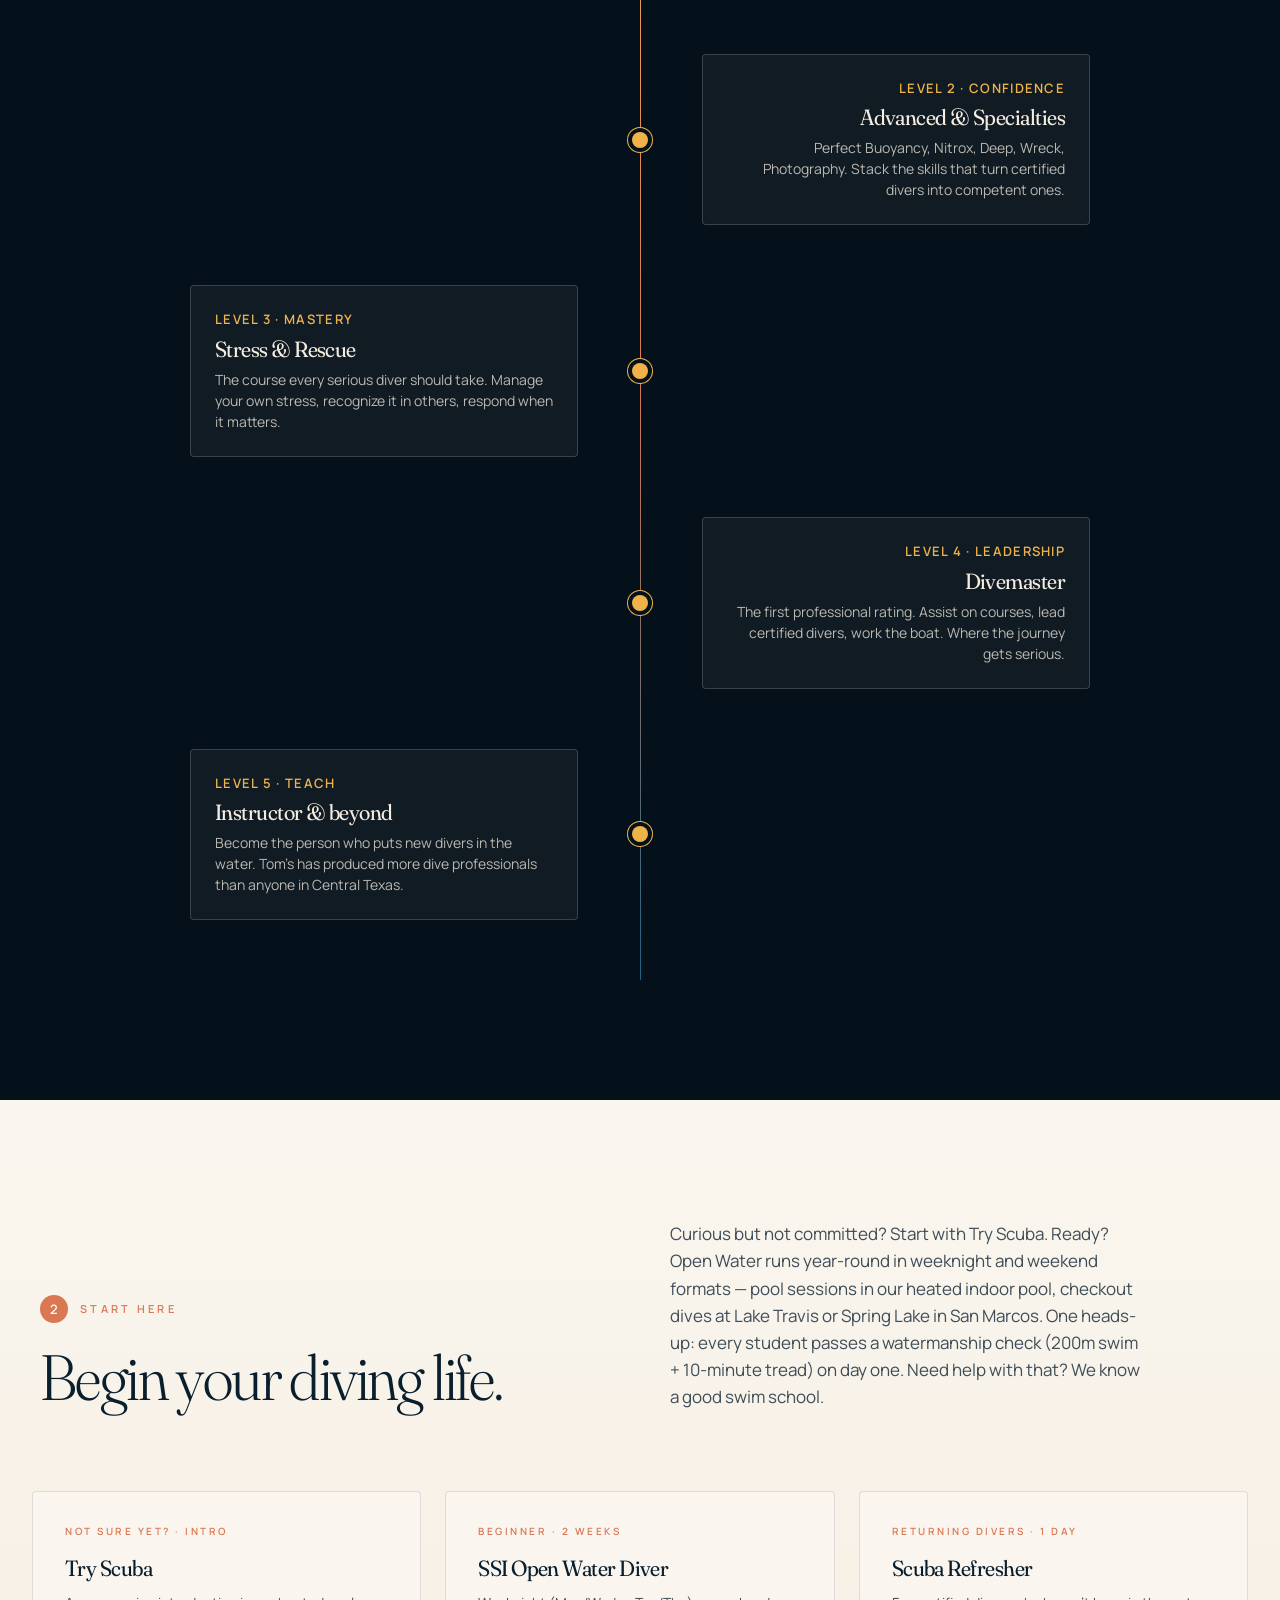
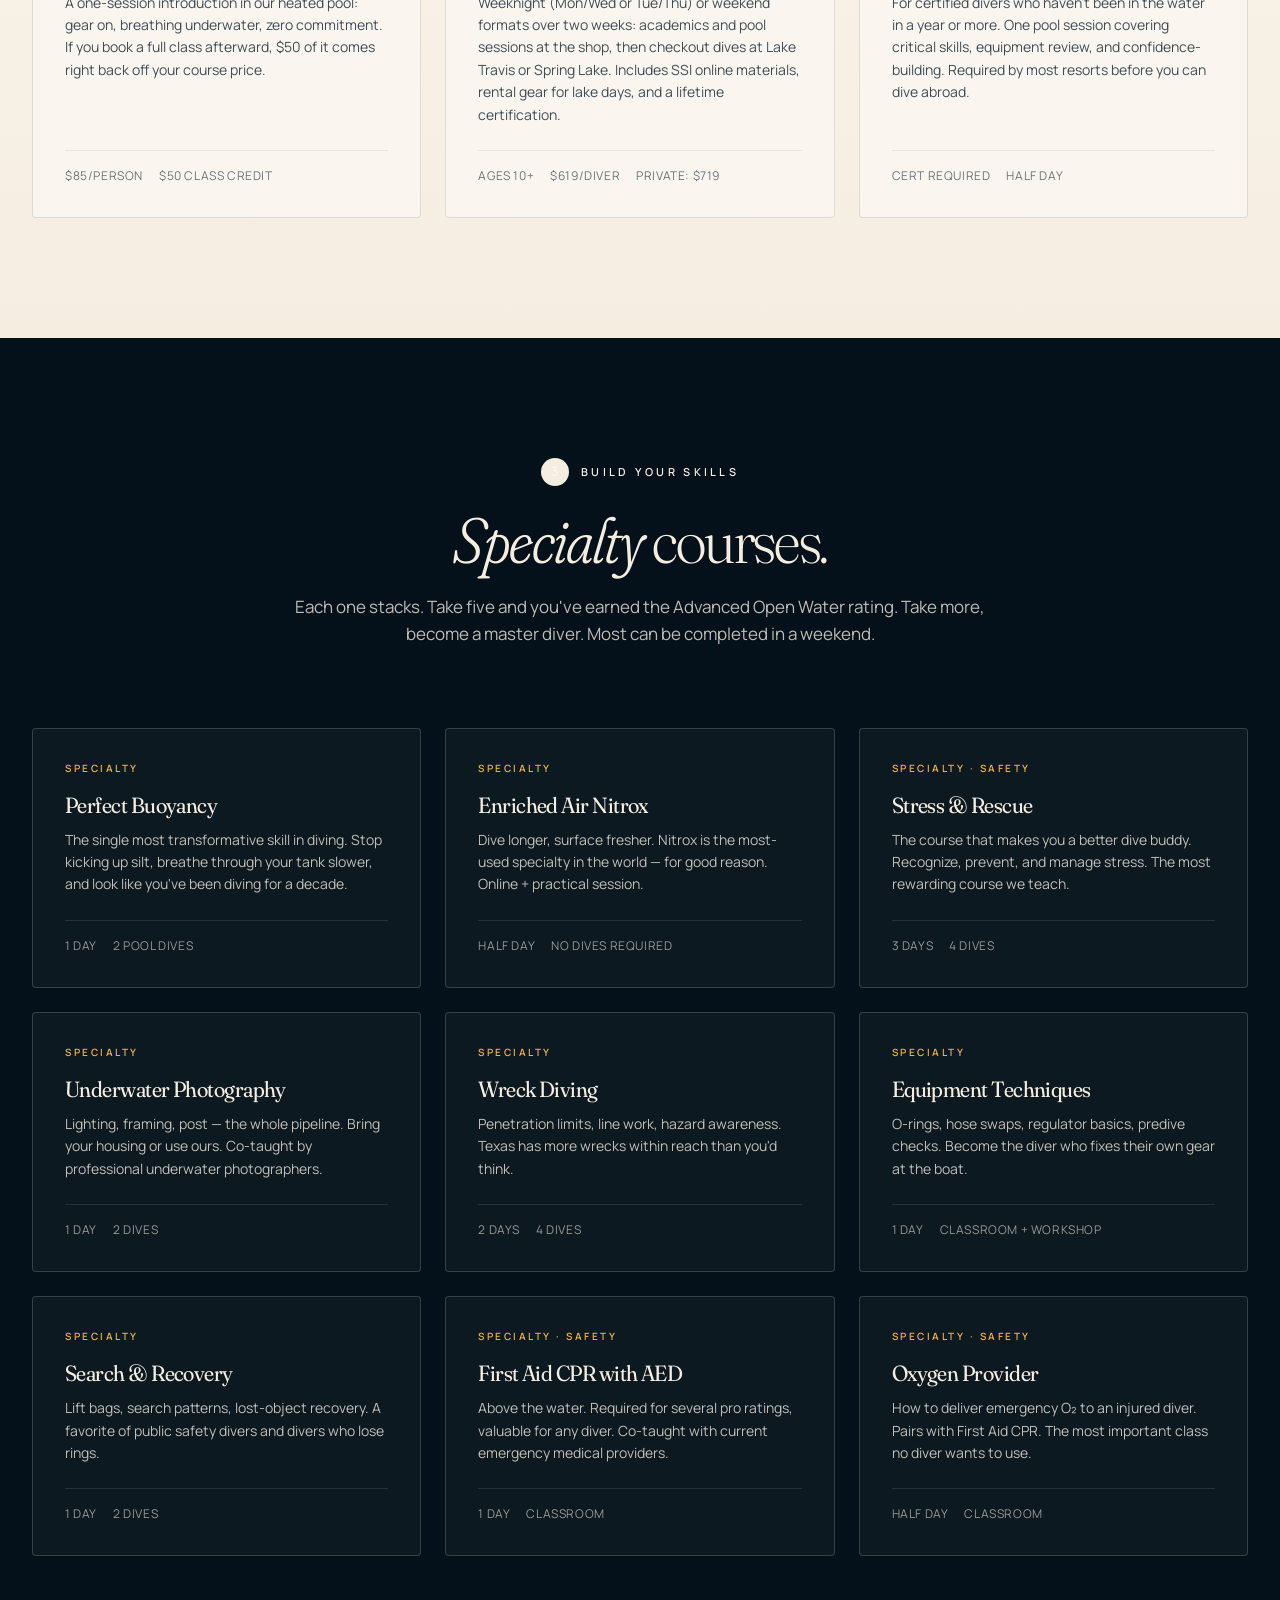
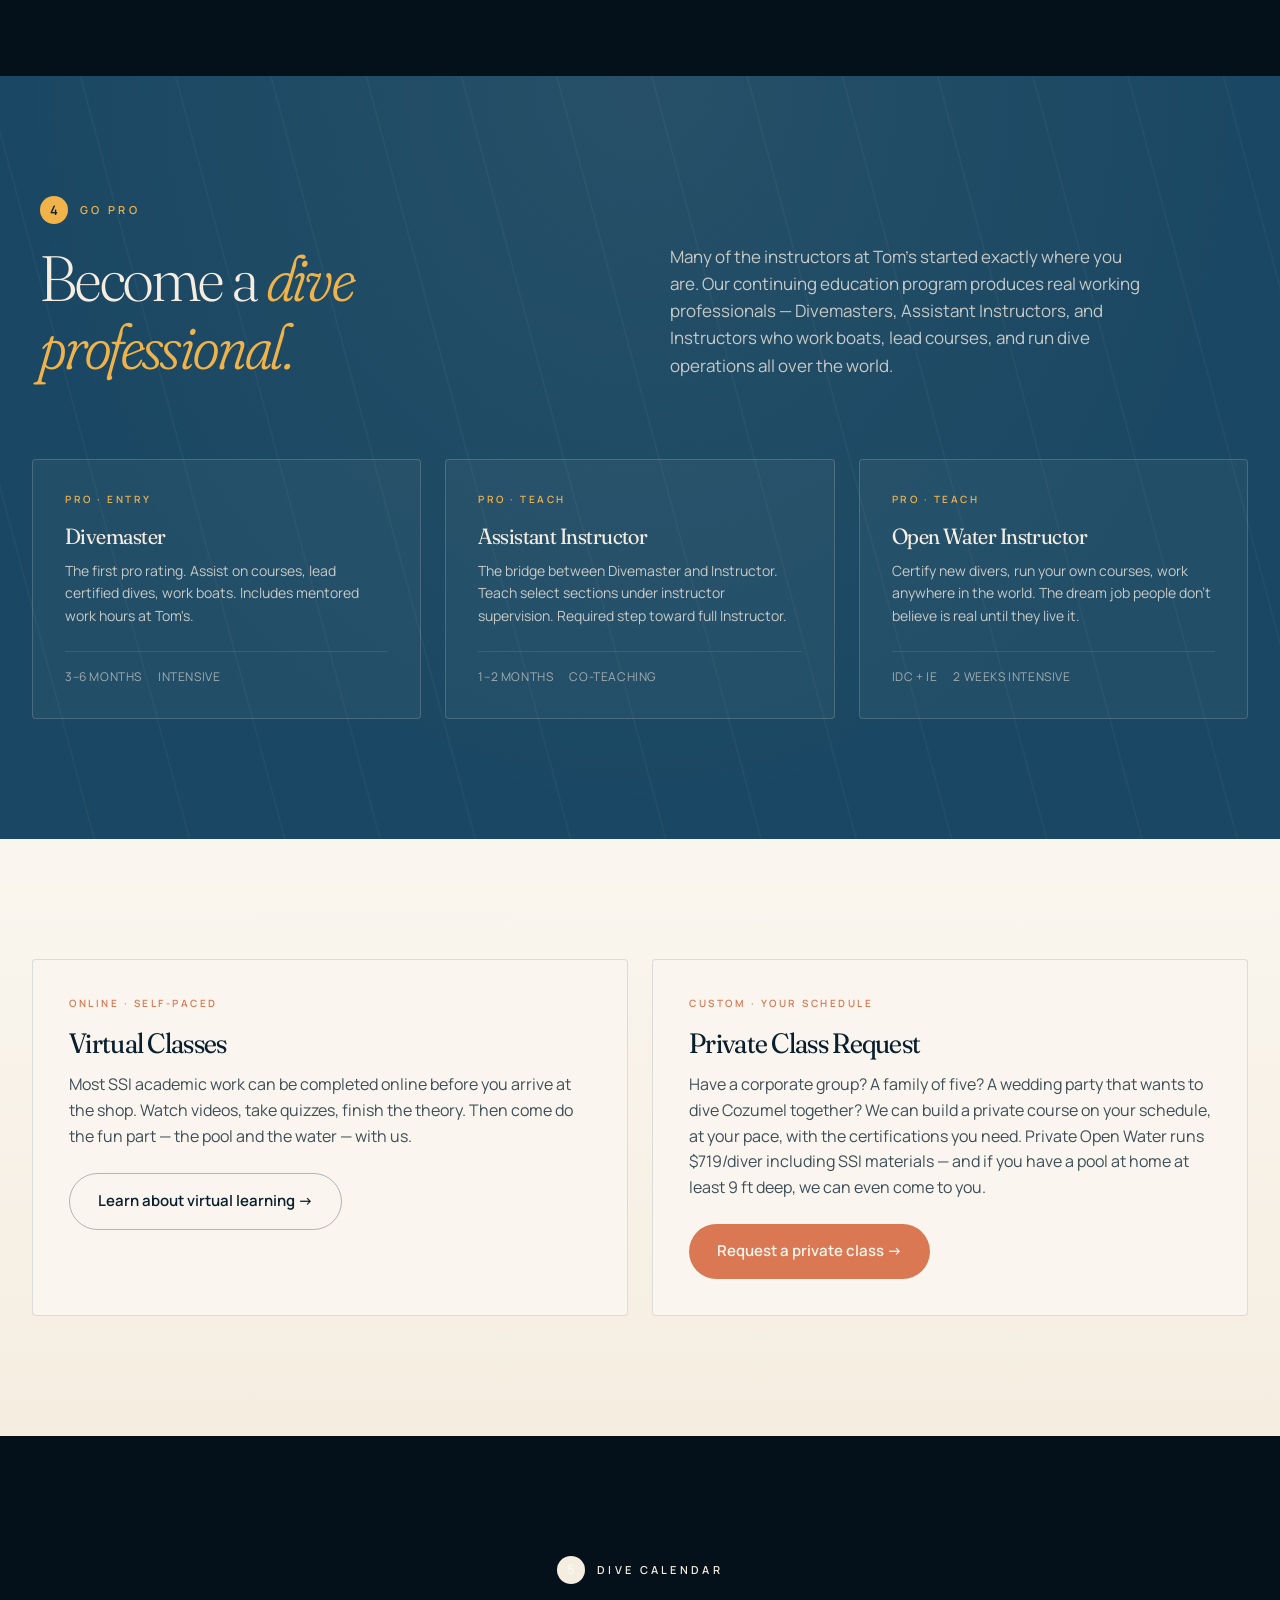
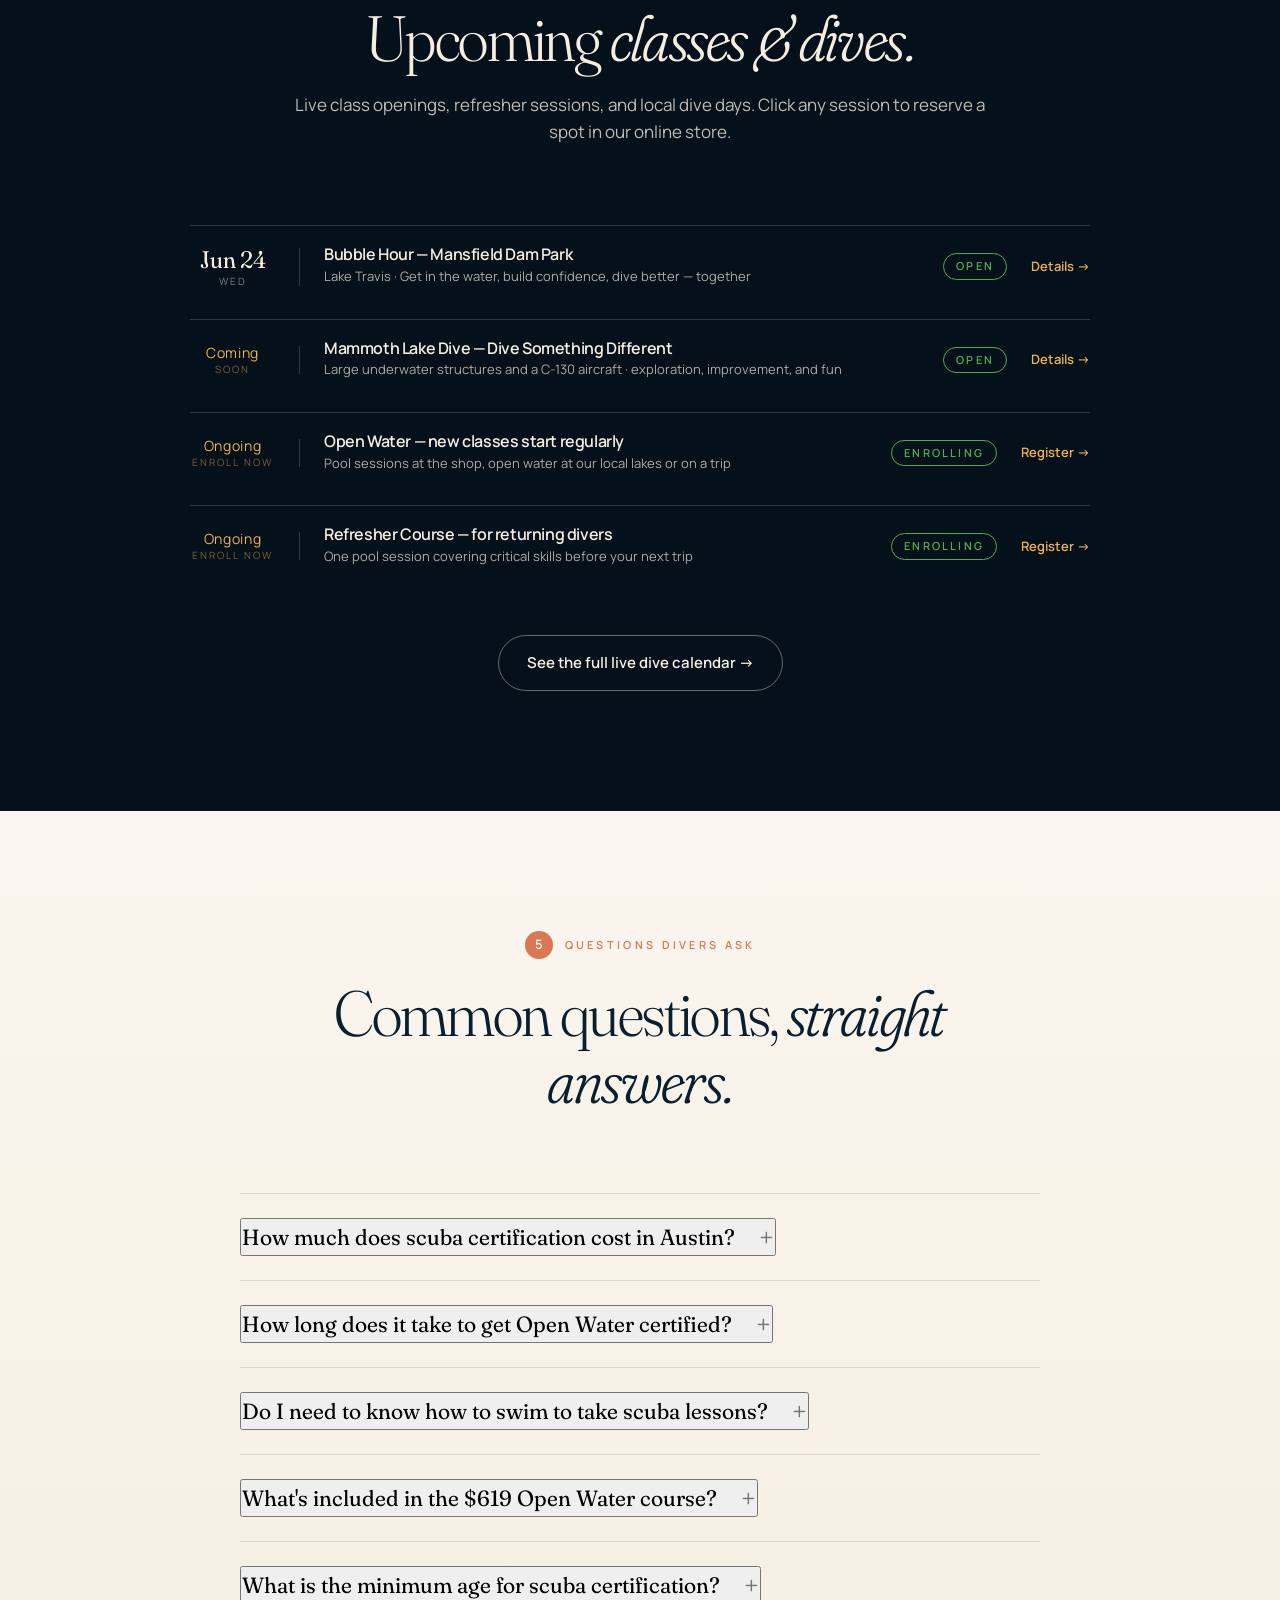
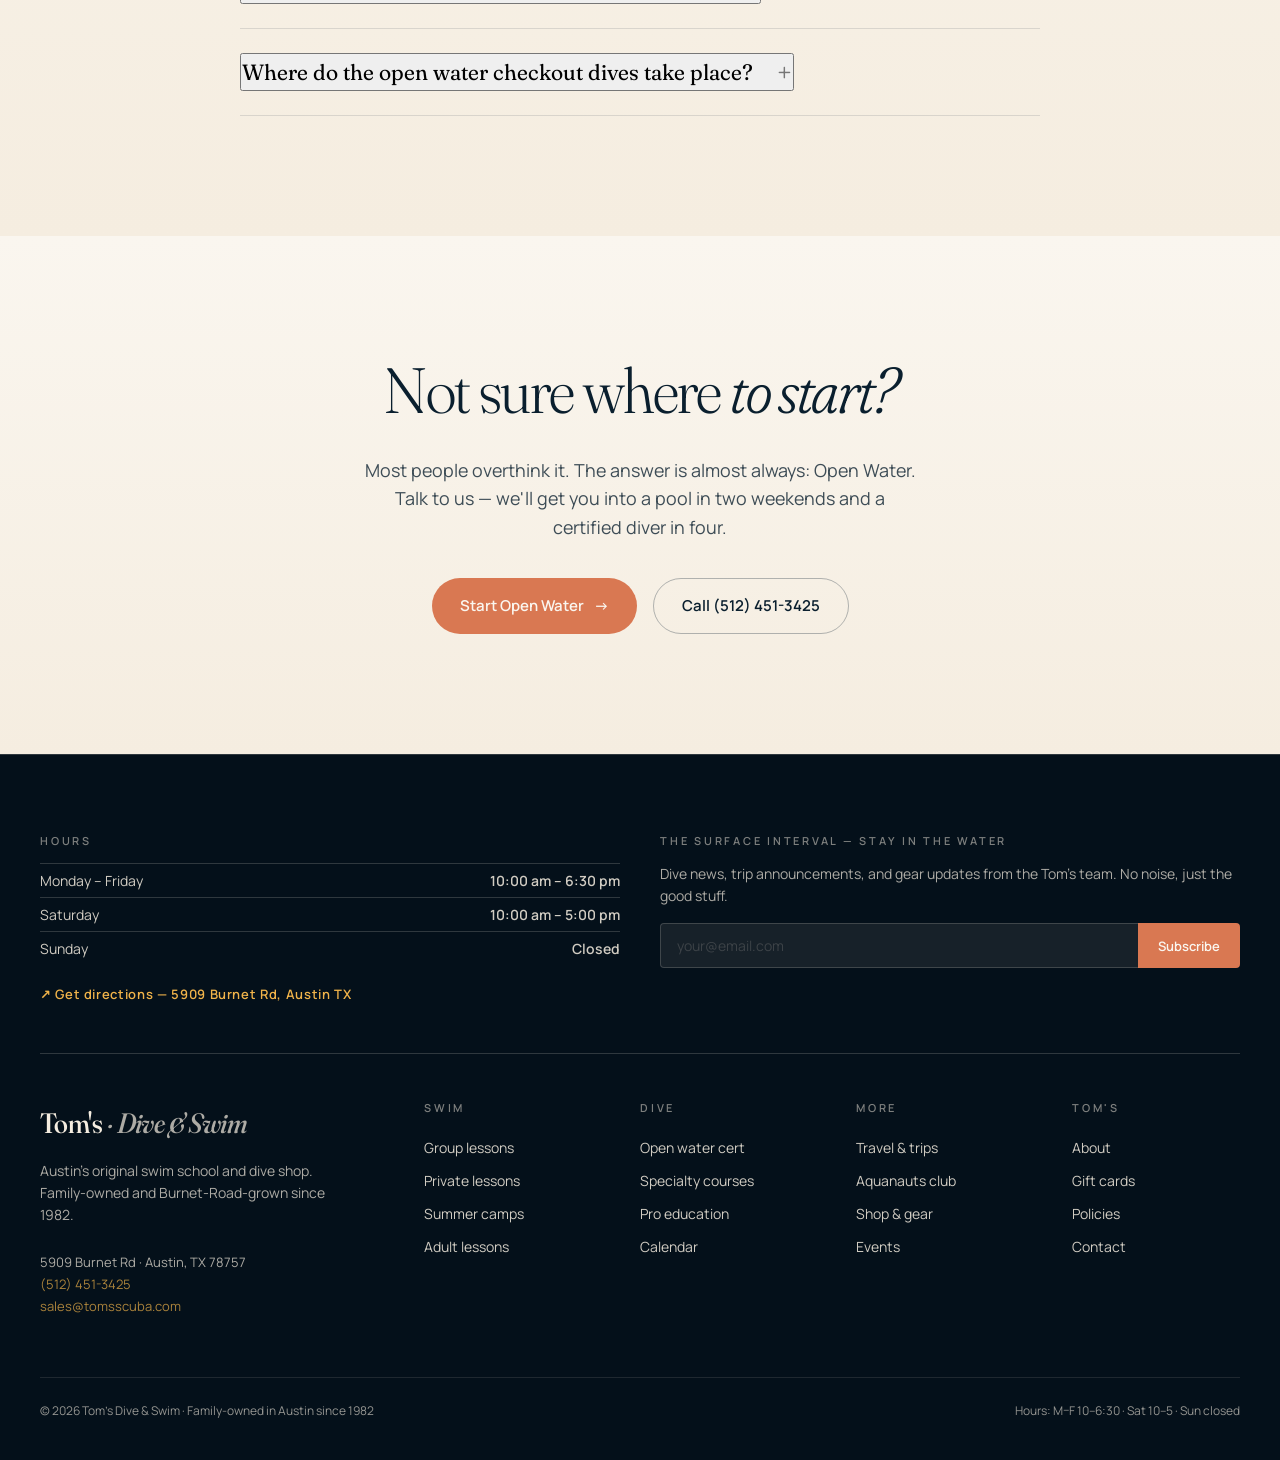
<file: dive.html>
<!DOCTYPE html>
<html lang="en">
<head>
<meta charset="UTF-8" />
<meta name="viewport" content="width=device-width, initial-scale=1.0" />
<title>Scuba Certification Austin TX | Open Water $619 | Tom's Dive & Swim</title>
<meta name="description" content="SSI Open Water scuba certification in Austin — $619/diver. Weeknight & weekend formats, pool sessions + Lake Travis checkout dives. Try Scuba intro $85. Enroll anytime.">
<link rel="canonical" href="https://tomsscuba.com/dive.html">
<meta property="og:type" content="website">
<meta property="og:site_name" content="Tom's Dive &amp; Swim">
<meta property="og:title" content="Scuba Certification Austin TX | Open Water $619 | Tom's Dive & Swim">
<meta property="og:description" content="SSI Open Water scuba certification in Austin — $619/diver. Weeknight & weekend formats, pool sessions + Lake Travis checkout dives. Try Scuba intro $85. Enroll anytime.">
<meta property="og:url" content="https://tomsscuba.com/dive.html">
<meta property="og:locale" content="en_US">
<meta name="twitter:card" content="summary_large_image">
<meta name="theme-color" content="#04101a">
<link rel="icon" href="favicon.ico" sizes="48x48">
<link rel="icon" type="image/png" sizes="32x32" href="assets/img/favicon-32x32.png">
<link rel="apple-touch-icon" href="assets/img/apple-touch-icon.png">
<meta property="og:image" content="https://tomsscuba.com/assets/img/og-image.png">
<meta property="og:image:width" content="1200">
<meta property="og:image:height" content="630">
<meta property="og:image:alt" content="Tom's Dive & Swim — Austin's water people since 1982">
<meta name="twitter:image" content="https://tomsscuba.com/assets/img/og-image.png">
<link rel="preconnect" href="https://fonts.googleapis.com">
<link rel="preconnect" href="https://fonts.gstatic.com" crossorigin>
<link href="https://fonts.googleapis.com/css2?family=Fraunces:opsz,wght,SOFT@9..144,300..900,0..100&family=Manrope:wght@300;400;500;600;700&display=swap" rel="stylesheet">
<link rel="stylesheet" href="assets/css/styles.css">
<style>
  .calendar-list { display: grid; gap: 12px; }
  .cal-row {
    display: grid; grid-template-columns: 110px 1fr auto auto;
    gap: 24px; padding: 20px 0;
    border-top: 1px solid var(--line);
    align-items: center;
  }
  @media (max-width: 768px) {
    .cal-row { grid-template-columns: 80px 1fr; gap: 12px; }
    .cal-row .cal-status, .cal-row .cal-cta { grid-column: 2; justify-self: start; }
  }
  .cal-date {
    font-family: 'Fraunces', serif;
    font-variation-settings: "opsz" 80, "SOFT" 50;
    font-size: 24px; line-height: 1;
    text-align: center;
    border-right: 1px solid var(--line);
    padding-right: 24px;
  }
  .cal-date small {
    display: block; font-family: 'Manrope', sans-serif;
    font-size: 10px; letter-spacing: 0.2em; text-transform: uppercase;
    opacity: 0.5; margin-top: 4px;
  }
  .cal-info h4 {
    font-family: 'Manrope', sans-serif; font-weight: 600;
    font-size: 16px; margin-bottom: 4px;
  }
  .cal-info p { font-size: 13px; opacity: 0.7; }
  .cal-status {
    font-size: 11px; letter-spacing: 0.2em; text-transform: uppercase;
    padding: 4px 12px; border-radius: 999px;
    border: 1px solid currentColor;
    font-weight: 600;
  }
  .cal-status.open { color: #4caf50; }
  .cal-status.few { color: var(--sun); }
  .cal-status.full { color: var(--coral); opacity: 0.7; }
  .cal-cta {
    font-size: 13px; font-weight: 600;
    text-decoration: none; color: var(--sun);
    display: flex; align-items: center; gap: 8px;
  }

  .levels { position: relative; padding: 60px 0; }
  .levels-line {
    position: absolute; left: 50%; top: 0; bottom: 0; width: 1px;
    background: linear-gradient(180deg, var(--sun) 0%, var(--coral) 50%, var(--reef) 100%);
  }
  @media (max-width: 768px) { .levels-line { left: 20px; } }
  .level {
    display: grid; grid-template-columns: 1fr 60px 1fr; gap: 32px;
    align-items: center; margin-bottom: 60px;
  }
  .level:last-child { margin-bottom: 0; }
  @media (max-width: 768px) {
    .level { grid-template-columns: 50px 1fr; gap: 16px; }
    .level .level-spacer { display: none; }
  }
  .level-dot {
    width: 16px; height: 16px; border-radius: 50%;
    background: var(--sun); margin: 0 auto;
    box-shadow: 0 0 0 4px var(--abyss), 0 0 0 5px var(--sun);
    position: relative; z-index: 1;
  }
  @media (max-width: 768px) { .level-dot { margin-left: 12px; } }
  .level-content {
    background: rgba(245,237,224,0.05);
    border: 1px solid var(--line);
    border-radius: 4px;
    padding: 24px;
  }
  .level:nth-child(odd) .level-content { text-align: right; }
  @media (max-width: 768px) {
    .level:nth-child(odd) .level-content { text-align: left; }
    .level-content.right-on-desktop { order: 2; }
  }
  .level-num {
    font-size: 13px; color: var(--sun); margin-bottom: 8px;
    letter-spacing: 0.1em; text-transform: uppercase;
    font-weight: 600; font-family: 'Manrope', sans-serif;
  }
  .level-content h4 {
    font-family: 'Fraunces', serif; font-weight: 400;
    font-variation-settings: "opsz" 80, "SOFT" 50;
    font-size: 22px; margin-bottom: 8px;
  }
  .level-content p { font-size: 14px; opacity: 0.75; line-height: 1.5; }
</style>
<script type="application/ld+json">
{
 "@context": "https://schema.org",
 "@type": "BreadcrumbList",
 "itemListElement": [
  {
   "@type": "ListItem",
   "position": 1,
   "name": "Home",
   "item": "https://tomsscuba.com/"
  },
  {
   "@type": "ListItem",
   "position": 2,
   "name": "Scuba Courses",
   "item": "https://tomsscuba.com/dive.html"
  }
 ]
}
</script>
<script type="application/ld+json">
{
 "@context": "https://schema.org",
 "@type": "ItemList",
 "name": "Scuba Courses at Tom's Dive & Swim",
 "itemListElement": [
  {
   "@type": "Course",
   "name": "SSI Open Water Diver",
   "description": "Entry-level scuba certification: online learning, four pool sessions in a heated indoor pool in Austin, and four open water dives. Ages 10 and up.",
   "provider": {
    "@id": "https://tomsscuba.com/#business"
   },
   "offers": {
    "@type": "Offer",
    "price": "619",
    "priceCurrency": "USD",
    "category": "Paid"
   }
  },
  {
   "@type": "Course",
   "name": "Scuba Refresher",
   "description": "One-day skills refresher for certified divers returning to the water after a year or more.",
   "provider": {
    "@id": "https://tomsscuba.com/#business"
   },
   "offers": {
    "@type": "Offer",
    "category": "Paid"
   }
  },
  {
   "@type": "Course",
   "name": "Enriched Air Nitrox",
   "description": "Learn to dive with enriched air for longer bottom times.",
   "provider": {
    "@id": "https://tomsscuba.com/#business"
   },
   "offers": {
    "@type": "Offer",
    "category": "Paid"
   }
  },
  {
   "@type": "Course",
   "name": "Perfect Buoyancy",
   "description": "Buoyancy control specialty taught in the pool.",
   "provider": {
    "@id": "https://tomsscuba.com/#business"
   },
   "offers": {
    "@type": "Offer",
    "category": "Paid"
   }
  },
  {
   "@type": "Course",
   "name": "Stress & Rescue",
   "description": "Recognize, prevent, and manage diver stress; rescue skills.",
   "provider": {
    "@id": "https://tomsscuba.com/#business"
   },
   "offers": {
    "@type": "Offer",
    "category": "Paid"
   }
  },
  {
   "@type": "Course",
   "name": "Underwater Photography",
   "description": "Lighting, framing, and post-processing for underwater images.",
   "provider": {
    "@id": "https://tomsscuba.com/#business"
   },
   "offers": {
    "@type": "Offer",
    "category": "Paid"
   }
  },
  {
   "@type": "Course",
   "name": "Divemaster",
   "description": "First professional rating with mentored work hours.",
   "provider": {
    "@id": "https://tomsscuba.com/#business"
   },
   "offers": {
    "@type": "Offer",
    "category": "Paid"
   }
  },
  {
   "@type": "Course",
   "name": "Open Water Instructor",
   "description": "Professional instructor development and evaluation.",
   "provider": {
    "@id": "https://tomsscuba.com/#business"
   },
   "offers": {
    "@type": "Offer",
    "category": "Paid"
   }
  }
 ]
}
</script>
<!-- Google Tag Manager -->
<script>(function(w,d,s,l,i){w[l]=w[l]||[];w[l].push({'gtm.start':
new Date().getTime(),event:'gtm.js'});var f=d.getElementsByTagName(s)[0],
j=d.createElement(s),dl=l!='dataLayer'?'&l='+l:'';j.async=true;j.src=
'https://www.googletagmanager.com/gtm.js?id='+i+dl;f.parentNode.insertBefore(j,f);
})(window,document,'script','dataLayer','GTM-N28V49VS');</script>
<!-- End Google Tag Manager -->
</head>
<body>
<!-- Google Tag Manager (noscript) -->
<noscript><iframe src="https://www.googletagmanager.com/ns.html?id=GTM-N28V49VS"
height="0" width="0" style="display:none;visibility:hidden"></iframe></noscript>
<!-- End Google Tag Manager (noscript) -->

<!-- NAV -->
<nav class="site-nav" id="nav">
  <a href="index.html" class="logo">Tom's <span>· Dive & Swim</span></a>
  <button class="menu-toggle" aria-label="Menu">
    <svg width="24" height="24" viewBox="0 0 24 24" fill="none" stroke="currentColor" stroke-width="2"><line x1="3" y1="6" x2="21" y2="6"/><line x1="3" y1="12" x2="21" y2="12"/><line x1="3" y1="18" x2="21" y2="18"/></svg>
  </button>
  <div class="nav-links">
    <a href="swim.html">Swim</a>
    <a href="dive.html" class="active">Dive</a>
    <a href="travel.html">Travel</a>
    <a href="club.html">Club</a>
    <a href="shop.html">Shop</a>
    <a href="about.html">About</a>
    <a href="contact.html">Contact</a>
    <a href="#open-water" class="nav-cta">Start Diving →</a>
  </div>
</nav>

<!-- HERO -->
<section class="hero hero-warm with-bubbles">
  <div class="hero-content">
    <div class="hero-eyebrow dash">SSI Certification · 70+ instructors</div>
    <h1 class="hero-title">Your first <em>breath</em><br>underwater.</h1>
    <p class="hero-sub">There's a moment, on every diver's first descent, when they exhale and realize the bubbles are the only sound. Tom's has put thousands of Austinites through that moment since 1982. You're next.</p>
    <div class="hero-ctas">
      <a href="#open-water" class="btn btn-primary">Start with Open Water <span class="arrow">→</span></a>
      <a href="#calendar" class="btn btn-ghost">See class calendar</a>
    </div>
  </div>
  <div class="scroll-cue"><span>Descend</span><div class="line"></div></div>
</section>

<!-- STRIP -->
<div class="heritage-strip">
  <span><span class="dot"></span>SSI Authorized Training Center</span>
  <span><span class="dot"></span>15 specialty courses</span>
  <span><span class="dot"></span>Pro continuing education</span>
  <span><span class="dot"></span>Hundreds certified yearly</span>
</div>

<!-- THE LEVELS / PROGRESSION -->
<section class="section deep">
  <div class="container">
    <div class="section-head-center">
      <div class="eyebrow reveal" sun"><span class="num"><span>1</span></span> The diver's path</div>
      <h2 class="h2">Five <em>fathoms</em> of training.<br>One depth at a time.</h2>
      <p>Diving is sequential. You can't lead a wreck dive before you can hover. Tom's takes you through each level deliberately — most divers progress one cert per year, exactly when they're ready.</p>
    </div>

    <div class="container-narrow levels">
      <div class="levels-line"></div>
      <div class="level">
        <div class="level-content right-on-desktop">
          <div class="level-num">Level 1 · The start</div>
          <h4>Open Water Diver</h4>
          <p>Your first certification. Pool sessions in Austin, open water dives at our home lakes or in the Caribbean. The cert most divers ever need.</p>
        </div>
        <div class="level-dot"></div>
        <div class="level-spacer"></div>
      </div>
      <div class="level">
        <div class="level-spacer"></div>
        <div class="level-dot"></div>
        <div class="level-content">
          <div class="level-num">Level 2 · Confidence</div>
          <h4>Advanced & Specialties</h4>
          <p>Perfect Buoyancy, Nitrox, Deep, Wreck, Photography. Stack the skills that turn certified divers into competent ones.</p>
        </div>
      </div>
      <div class="level">
        <div class="level-content right-on-desktop">
          <div class="level-num">Level 3 · Mastery</div>
          <h4>Stress & Rescue</h4>
          <p>The course every serious diver should take. Manage your own stress, recognize it in others, respond when it matters.</p>
        </div>
        <div class="level-dot"></div>
        <div class="level-spacer"></div>
      </div>
      <div class="level">
        <div class="level-spacer"></div>
        <div class="level-dot"></div>
        <div class="level-content">
          <div class="level-num">Level 4 · Leadership</div>
          <h4>Divemaster</h4>
          <p>The first professional rating. Assist on courses, lead certified divers, work the boat. Where the journey gets serious.</p>
        </div>
      </div>
      <div class="level">
        <div class="level-content right-on-desktop">
          <div class="level-num">Level 5 · Teach</div>
          <h4>Instructor & beyond</h4>
          <p>Become the person who puts new divers in the water. Tom's has produced more dive professionals than anyone in Central Texas.</p>
        </div>
        <div class="level-dot"></div>
        <div class="level-spacer"></div>
      </div>
    </div>
  </div>
</section>

<!-- CORE COURSES -->
<section class="section warm" id="open-water">
  <div class="section-head">
    <div>
      <div class="eyebrow coral"><span class="num"><span>2</span></span> Start here</div>
      <h2 class="h2">Begin your diving life.</h2>
    </div>
    <p>Curious but not committed? Start with Try Scuba. Ready? Open Water runs year-round in weeknight and weekend formats — pool sessions in our heated indoor pool, checkout dives at Lake Travis or Spring Lake in San Marcos. One heads-up: every student passes a watermanship check (200m swim + 10-minute tread) on day one. Need help with that? We know a good swim school.</p>
  </div>

  <div class="container">
    <div class="card-grid-3">
      <a href="https://shop.tomsscuba.com/courses/try-scuba" class="course-card">
        <div class="course-tag">Not sure yet? · Intro</div>
        <h3>Try Scuba</h3>
        <p>A one-session introduction in our heated pool: gear on, breathing underwater, zero commitment. If you book a full class afterward, $50 of it comes right back off your course price.</p>
        <div class="course-meta">
          <span>$85/person</span><span>$50 class credit</span>
        </div>
      </a>
      <a href="https://shop.tomsscuba.com/courses/ssi-open-water-diver-course" class="course-card">
        <div class="course-tag">Beginner · 2 weeks</div>
        <h3>SSI Open Water Diver</h3>
        <p>Weeknight (Mon/Wed or Tue/Thu) or weekend formats over two weeks: academics and pool sessions at the shop, then checkout dives at Lake Travis or Spring Lake. Includes SSI online materials, rental gear for lake days, and a lifetime certification.</p>
        <div class="course-meta">
          <span>Ages 10+</span><span>$619/diver</span><span>Private: $719</span>
        </div>
      </a>
      <a href="https://shop.tomsscuba.com/calendar/register/676695d2-6b28-4098-80dd-48b9ac1e" class="course-card">
        <div class="course-tag">Returning divers · 1 day</div>
        <h3>Scuba Refresher</h3>
        <p>For certified divers who haven't been in the water in a year or more. One pool session covering critical skills, equipment review, and confidence-building. Required by most resorts before you can dive abroad.</p>
        <div class="course-meta">
          <span>Cert required</span><span>Half day</span>
        </div>
      </a>
    </div>
  </div>
</section>



<!-- SPECIALTIES -->
<section class="section deep" id="specialties">
  <div class="container">
    <div class="section-head-center">
      <div class="eyebrow reveal" sun reveal"><span class="num"><span>3</span></span> Build your skills</div>
      <h2 class="h2 reveal reveal-delay-1"><em>Specialty</em> courses.</h2>
      <p>Each one stacks. Take five and you've earned the Advanced Open Water rating. Take more, become a master diver. Most can be completed in a weekend.</p>
    </div>

    <div class="card-grid-3">
      <a href="https://shop.tomsscuba.com/courses/perfect-buoyancy" class="course-card">
        <div class="course-tag">Specialty</div>
        <h3>Perfect Buoyancy</h3>
        <p>The single most transformative skill in diving. Stop kicking up silt, breathe through your tank slower, and look like you've been diving for a decade.</p>
        <div class="course-meta"><span>1 day</span><span>2 pool dives</span></div>
      </a>
      <a href="https://shop.tomsscuba.com/courses/enriched-air-nitrox" class="course-card">
        <div class="course-tag">Specialty</div>
        <h3>Enriched Air Nitrox</h3>
        <p>Dive longer, surface fresher. Nitrox is the most-used specialty in the world — for good reason. Online + practical session.</p>
        <div class="course-meta"><span>Half day</span><span>No dives required</span></div>
      </a>
      <a href="https://shop.tomsscuba.com/courses/diver-stress-rescue" class="course-card">
        <div class="course-tag">Specialty · safety</div>
        <h3>Stress & Rescue</h3>
        <p>The course that makes you a better dive buddy. Recognize, prevent, and manage stress. The most rewarding course we teach.</p>
        <div class="course-meta"><span>3 days</span><span>4 dives</span></div>
      </a>
      <a href="https://shop.tomsscuba.com/courses/digital-underwater-photography" class="course-card">
        <div class="course-tag">Specialty</div>
        <h3>Underwater Photography</h3>
        <p>Lighting, framing, post — the whole pipeline. Bring your housing or use ours. Co-taught by professional underwater photographers.</p>
        <div class="course-meta"><span>1 day</span><span>2 dives</span></div>
      </a>
      <a href="https://shop.tomsscuba.com/calendar/register/67669d4a-4f24-4a28-b783-4e76ac1e" class="course-card">
        <div class="course-tag">Specialty</div>
        <h3>Wreck Diving</h3>
        <p>Penetration limits, line work, hazard awareness. Texas has more wrecks within reach than you'd think.</p>
        <div class="course-meta"><span>2 days</span><span>4 dives</span></div>
      </a>
      <a href="https://shop.tomsscuba.com/calendar/register/6766a68b-8560-435c-a4c7-4e9dac1e" class="course-card">
        <div class="course-tag">Specialty</div>
        <h3>Equipment Techniques</h3>
        <p>O-rings, hose swaps, regulator basics, predive checks. Become the diver who fixes their own gear at the boat.</p>
        <div class="course-meta"><span>1 day</span><span>Classroom + workshop</span></div>
      </a>
      <a href="https://shop.tomsscuba.com/calendar/register/6766a794-6254-4bc1-bd26-43c2ac1e" class="course-card">
        <div class="course-tag">Specialty</div>
        <h3>Search & Recovery</h3>
        <p>Lift bags, search patterns, lost-object recovery. A favorite of public safety divers and divers who lose rings.</p>
        <div class="course-meta"><span>1 day</span><span>2 dives</span></div>
      </a>
      <a href="https://shop.tomsscuba.com/calendar/register/6766a83b-e734-41c1-9dfd-4fb9ac1e" class="course-card">
        <div class="course-tag">Specialty · safety</div>
        <h3>First Aid CPR with AED</h3>
        <p>Above the water. Required for several pro ratings, valuable for any diver. Co-taught with current emergency medical providers.</p>
        <div class="course-meta"><span>1 day</span><span>Classroom</span></div>
      </a>
      <a href="https://shop.tomsscuba.com/calendar/register/6766a895-c7d0-4590-b6dc-401cac1e" class="course-card">
        <div class="course-tag">Specialty · safety</div>
        <h3>Oxygen Provider</h3>
        <p>How to deliver emergency O₂ to an injured diver. Pairs with First Aid CPR. The most important class no diver wants to use.</p>
        <div class="course-meta"><span>Half day</span><span>Classroom</span></div>
      </a>
    </div>
  </div>
</section>

<!-- PRO -->
<section class="section mid" id="pro">
  <div class="container">
    <div class="section-head">
      <div>
        <div class="eyebrow sun"><span class="num"><span>4</span></span> Go pro</div>
        <h2 class="h2">Become a <em>dive professional.</em></h2>
      </div>
      <p>Many of the instructors at Tom's started exactly where you are. Our continuing education program produces real working professionals — Divemasters, Assistant Instructors, and Instructors who work boats, lead courses, and run dive operations all over the world.</p>
    </div>

    <div class="card-grid-3">
      <a href="https://shop.tomsscuba.com/courses/divemaster" class="course-card">
        <div class="course-tag">Pro · entry</div>
        <h3>Divemaster</h3>
        <p>The first pro rating. Assist on courses, lead certified dives, work boats. Includes mentored work hours at Tom's.</p>
        <div class="course-meta"><span>3–6 months</span><span>Intensive</span></div>
      </a>
      <a href="https://shop.tomsscuba.com/product-groups/professional-development-scuba" class="course-card">
        <div class="course-tag">Pro · teach</div>
        <h3>Assistant Instructor</h3>
        <p>The bridge between Divemaster and Instructor. Teach select sections under instructor supervision. Required step toward full Instructor.</p>
        <div class="course-meta"><span>1–2 months</span><span>Co-teaching</span></div>
      </a>
      <a href="https://shop.tomsscuba.com/courses/open-water-instructor" class="course-card">
        <div class="course-tag">Pro · teach</div>
        <h3>Open Water Instructor</h3>
        <p>Certify new divers, run your own courses, work anywhere in the world. The dream job people don't believe is real until they live it.</p>
        <div class="course-meta"><span>IDC + IE</span><span>2 weeks intensive</span></div>
      </a>
    </div>
  </div>
</section>

<!-- VIRTUAL & PRIVATE -->
<section class="section warm">
  <div class="container">
    <div class="card-grid-2">
      <div style="padding: 36px; background: var(--paper); border: 1px solid var(--line-d); border-radius: 4px;">
        <div class="course-tag" style="color: var(--coral); font-size: 10px; letter-spacing: 0.25em; text-transform: uppercase; font-weight: 600; margin-bottom: 18px;">Online · self-paced</div>
        <h3 style="font-size: 28px; font-weight: 400; font-variation-settings: 'opsz' 80, 'SOFT' 50; margin-bottom: 14px;">Virtual Classes</h3>
        <p style="opacity: 0.78; line-height: 1.6; margin-bottom: 24px;">Most SSI academic work can be completed online before you arrive at the shop. Watch videos, take quizzes, finish the theory. Then come do the fun part — the pool and the water — with us.</p>
        <a href="https://shop.tomsscuba.com/calendar/register/676dc6b0-c530-4fb0-99a3-40fdac1e" class="btn btn-ghost-dark">Learn about virtual learning →</a>
      </div>
      <div style="padding: 36px; background: var(--paper); border: 1px solid var(--line-d); border-radius: 4px;">
        <div class="course-tag" style="color: var(--coral); font-size: 10px; letter-spacing: 0.25em; text-transform: uppercase; font-weight: 600; margin-bottom: 18px;">Custom · your schedule</div>
        <h3 style="font-size: 28px; font-weight: 400; font-variation-settings: 'opsz' 80, 'SOFT' 50; margin-bottom: 14px;">Private Class Request</h3>
        <p style="opacity: 0.78; line-height: 1.6; margin-bottom: 24px;">Have a corporate group? A family of five? A wedding party that wants to dive Cozumel together? We can build a private course on your schedule, at your pace, with the certifications you need. Private Open Water runs $719/diver including SSI materials — and if you have a pool at home at least 9 ft deep, we can even come to you.</p>
        <a href="https://form.jotform.com/240096689668172" class="btn btn-coral">Request a private class →</a>
      </div>
    </div>
  </div>
</section>

<!-- CALENDAR -->
<section class="section deep" id="calendar">
  <div class="container">
    <div class="section-head-center">
      <div class="eyebrow reveal" sun"><span class="num"><span>5</span></span> Dive calendar</div>
      <h2 class="h2">Upcoming <em>classes & dives.</em></h2>
      <p>Live class openings, refresher sessions, and local dive days. Click any session to reserve a spot in our online store.</p>
    </div>

    <div class="container-narrow calendar-list">
      <div class="cal-row">
        <div class="cal-date">Jun 24<small>Wed</small></div>
        <div class="cal-info">
          <h4>Bubble Hour — Mansfield Dam Park</h4>
          <p>Lake Travis · Get in the water, build confidence, dive better — together</p>
        </div>
        <div class="cal-status open">Open</div>
        <a href="https://shop.tomsscuba.com/calendar/events/June-24th-Bubble-Hour---Mansfield-Dam-Park_0" class="cal-cta">Details →</a>
      </div>
      <div class="cal-row">
        <div class="cal-date" style="font-size: 14px; letter-spacing: 0.05em; color: var(--sun); font-family: 'Manrope', sans-serif; font-style: normal;">Coming<small>soon</small></div>
        <div class="cal-info">
          <h4>Mammoth Lake Dive — Dive Something Different</h4>
          <p>Large underwater structures and a C-130 aircraft · exploration, improvement, and fun</p>
        </div>
        <div class="cal-status open">Open</div>
        <a href="https://shop.tomsscuba.com/calendar/events/Mammoth-Lake-Dive_0" class="cal-cta">Details →</a>
      </div>
      <div class="cal-row">
        <div class="cal-date" style="font-size: 14px; letter-spacing: 0.05em; color: var(--sun); font-family: 'Manrope', sans-serif; font-style: normal;">Ongoing<small>enroll now</small></div>
        <div class="cal-info">
          <h4>Open Water — new classes start regularly</h4>
          <p>Pool sessions at the shop, open water at our local lakes or on a trip</p>
        </div>
        <div class="cal-status open">Enrolling</div>
        <a href="https://shop.tomsscuba.com/calendar/register/676dcdd3-4038-4a0a-a465-4b97ac1e" class="cal-cta">Register →</a>
      </div>
      <div class="cal-row">
        <div class="cal-date" style="font-size: 14px; letter-spacing: 0.05em; color: var(--sun); font-family: 'Manrope', sans-serif; font-style: normal;">Ongoing<small>enroll now</small></div>
        <div class="cal-info">
          <h4>Refresher Course — for returning divers</h4>
          <p>One pool session covering critical skills before your next trip</p>
        </div>
        <div class="cal-status open">Enrolling</div>
        <a href="https://shop.tomsscuba.com/calendar/register/676695d2-6b28-4098-80dd-48b9ac1e" class="cal-cta">Register →</a>
      </div>
    </div>

    <p class="text-center mt-5">
      <a href="https://tomsscuba.dive360.biz/calendar" class="btn btn-ghost">See the full live dive calendar →</a>
    </p>
  </div>
</section>

<!-- FINAL CTA -->
<section class="section warm" id="faq">
  <div class="container-narrow">
    <div class="section-head-center">
      <div class="eyebrow coral reveal"><span class="num"><span>5</span></span> Questions divers ask</div>
      <h2 class="h2 reveal">Common questions, <em>straight answers.</em></h2>
    </div>
    <div class="faq-list" data-faq>
      <div class="faq-item">
        <button class="faq-q">How much does scuba certification cost in Austin?</button>
        <div class="faq-a">
          <p>SSI Open Water certification at Tom's is <strong>$619 per diver</strong> for a group class — this includes SSI online training materials and rental gear for the two lake checkout days. Private classes are <strong>$719 per diver</strong>. Not included: mask, snorkel, booties, fins, and the lake entry fee. A <a href="https://shop.tomsscuba.com/courses/try-scuba">Try Scuba intro session</a> is $85, with a $50 credit toward a full class.</p>
        </div>
      </div>
      <div class="faq-item">
        <button class="faq-q">How long does it take to get Open Water certified?</button>
        <div class="faq-a">
          <p>About two weeks for a group class. Weeknight formats meet Mon/Wed or Tue/Thu evenings (6:30–10:30 pm) for two weeks, then checkout dives on the final weekend. Weekend formats run Friday evening plus Saturday/Sunday for two consecutive weekends. Private classes are scheduled around your availability.</p>
        </div>
      </div>
      <div class="faq-item">
        <button class="faq-q">Do I need to know how to swim to take scuba lessons?</button>
        <div class="faq-a">
          <p>Yes. On day one every student completes a watermanship check: a <strong>200-meter swim</strong> and a <strong>10-minute water tread</strong>. If you need those skills first, we offer <a href="swim.html">swim lessons for adults</a> — students who don't pass can transfer their fee toward lessons and re-enroll later.</p>
        </div>
      </div>
      <div class="faq-item">
        <button class="faq-q">What's included in the $619 Open Water course?</button>
        <div class="faq-a">
          <p>SSI online training materials (issued via the MySSI app on registration), all rental gear for your lake checkout days (tank, regulator, BCD, wetsuit, weights, computer), and your <strong>lifetime SSI Open Water Diver certification</strong>. Not included: mask, snorkel, booties, fins (bring your own — we'll fit you), and the daily lake entry fee.</p>
        </div>
      </div>
      <div class="faq-item">
        <button class="faq-q">What is the minimum age for scuba certification?</button>
        <div class="faq-a">
          <p>The minimum age is <strong>10 years old</strong>. Students under 15 receive a Junior Open Water Diver certification with some depth restrictions that lift automatically at age 15. There is no maximum age — we've certified divers well into their 70s.</p>
        </div>
      </div>
      <div class="faq-item">
        <button class="faq-q">Where do the open water checkout dives take place?</button>
        <div class="faq-a">
          <p>Checkout dives take place at <strong>Lake Travis</strong> or <strong>Spring Lake</strong> at Texas State University in San Marcos, depending on availability. Both charge a daily entry fee. Some students complete checkouts on a <a href="travel.html">Caribbean trip</a> — ask us about that option.</p>
        </div>
      </div>
    </div>
  </div>
</section>

<section class="section warm" style="text-align: center;">
  <div class="container-narrow">
    <h2 class="h2 mb-4">Not sure where <em>to start?</em></h2>
    <p class="lead" style="opacity: 0.78; max-width: 560px; margin: 0 auto 36px;">
      Most people overthink it. The answer is almost always: Open Water. Talk to us — we'll get you into a pool in two weekends and a certified diver in four.
    </p>
    <div style="display: flex; gap: 16px; justify-content: center; flex-wrap: wrap;">
      <a href="https://shop.tomsscuba.com/courses/ssi-open-water-diver-course" class="btn btn-coral">Start Open Water <span class="arrow">→</span></a>
      <a href="contact.html" class="btn btn-ghost-dark">Call (512) 451-3425</a>
    </div>
  </div>
</section>

<!-- FOOTER -->
<footer>
  <!-- Enhanced footer: hours, directions, newsletter -->
  <div class="footer-hours-map">
    <div class="footer-hours">
      <h4>Hours</h4>
      <table>
        <tr><td>Monday – Friday</td><td>10:00 am – 6:30 pm</td></tr>
        <tr><td>Saturday</td><td>10:00 am – 5:00 pm</td></tr>
        <tr><td>Sunday</td><td>Closed</td></tr>
      </table>
      <div class="footer-directions">
        <a href="https://maps.google.com/?q=5909+Burnet+Rd+Austin+TX+78757" target="_blank" rel="noopener">Get directions — 5909 Burnet Rd, Austin TX</a>
      </div>
    </div>
    <div class="footer-newsletter">
      <h4>The Surface Interval — stay in the water</h4>
      <p>Dive news, trip announcements, and gear updates from the Tom's team. No noise, just the good stuff.</p>
      <form class="footer-newsletter-form" action="contact.html" method="get" onsubmit="return false;">
        <input type="email" name="email" placeholder="your@email.com" autocomplete="email">
        <button type="submit">Subscribe</button>
      </form>
    </div>
  </div>
  <div class="footer-inner">
    <div class="footer-brand">
      <a href="index.html" class="logo">Tom's <span>· Dive & Swim</span></a>
      <p>Austin's original swim school and dive shop. Family-owned and Burnet-Road-grown since 1982.</p>
      <div class="footer-contact">
        5909 Burnet Rd · Austin, TX 78757<br>
        <a href="tel:5124513425">(512) 451-3425</a><br>
        <a href="mailto:sales@tomsscuba.com">sales@tomsscuba.com</a>
      </div>
    </div>
    <div class="footer-col">
      <h4>Swim</h4>
      <a href="swim.html">Group lessons</a>
      <a href="swim.html">Private lessons</a>
      <a href="swim.html">Summer camps</a>
      <a href="swim.html">Adult lessons</a>
    </div>
    <div class="footer-col">
      <h4>Dive</h4>
      <a href="dive.html">Open water cert</a>
      <a href="dive.html#specialties">Specialty courses</a>
      <a href="dive.html#pro">Pro education</a>
      <a href="dive.html#calendar">Calendar</a>
    </div>
    <div class="footer-col">
      <h4>More</h4>
      <a href="travel.html">Travel & trips</a>
      <a href="club.html">Aquanauts club</a>
      <a href="shop.html">Shop & gear</a>
      <a href="events.html">Events</a>
    </div>
    <div class="footer-col">
      <h4>Tom's</h4>
      <a href="about.html">About</a>
      <a href="gift-cards.html">Gift cards</a>
      <a href="policies.html">Policies</a>
      <a href="contact.html">Contact</a>
    </div>
  </div>
  <div class="footer-bottom">
    <span>© 2026 Tom's Dive & Swim · Family-owned in Austin since 1982</span>
    <span>Hours: M–F 10–6:30 · Sat 10–5 · Sun closed</span>
  </div>
</footer>

<script src="assets/js/main.js"></script>

<script type="application/ld+json">
{
 "@context": "https://schema.org",
 "@type": "FAQPage",
 "mainEntity": [
  {
   "@type": "Question",
   "name": "How much does scuba certification cost in Austin?",
   "acceptedAnswer": {
    "@type": "Answer",
    "text": "SSI Open Water certification at Tom's Dive & Swim costs $619 per diver for a group class, including SSI online training materials and rental gear for lake checkout dives. Private classes are $719 per diver. A Try Scuba intro session is $85, with a $50 credit toward a full class."
   }
  },
  {
   "@type": "Question",
   "name": "How long does it take to get Open Water certified?",
   "acceptedAnswer": {
    "@type": "Answer",
    "text": "About two weeks. Weeknight formats (Mon/Wed or Tue/Thu) meet for two weeks then checkout dives at the lake on the final weekend. Weekend formats run two consecutive weekends. Private classes are scheduled around your availability."
   }
  },
  {
   "@type": "Question",
   "name": "Do I need to know how to swim to take scuba lessons?",
   "acceptedAnswer": {
    "@type": "Answer",
    "text": "Yes. On day one every student completes a watermanship check: a 200-meter swim and a 10-minute water tread. Tom's also offers adult swim lessons for students who need to build those skills first."
   }
  },
  {
   "@type": "Question",
   "name": "What's included in the $619 Open Water course?",
   "acceptedAnswer": {
    "@type": "Answer",
    "text": "The $619 includes SSI online training materials, rental gear for lake checkout days (tank, regulator, BCD, wetsuit, weights, computer), and lifetime SSI Open Water Diver certification. Not included: mask, snorkel, booties, fins, and the lake entry fee."
   }
  },
  {
   "@type": "Question",
   "name": "What is the minimum age for scuba certification?",
   "acceptedAnswer": {
    "@type": "Answer",
    "text": "The minimum age for SSI Open Water certification is 10 years old. Under 15 students receive a Junior Open Water Diver certification which upgrades automatically at age 15. There is no maximum age."
   }
  },
  {
   "@type": "Question",
   "name": "Where do the open water checkout dives take place?",
   "acceptedAnswer": {
    "@type": "Answer",
    "text": "Checkout dives take place at Lake Travis or Spring Lake at Texas State University in San Marcos, depending on availability. Some students also complete checkout dives on a Caribbean trip."
   }
  }
 ]
}
</script>
</body>
</html>
</file>
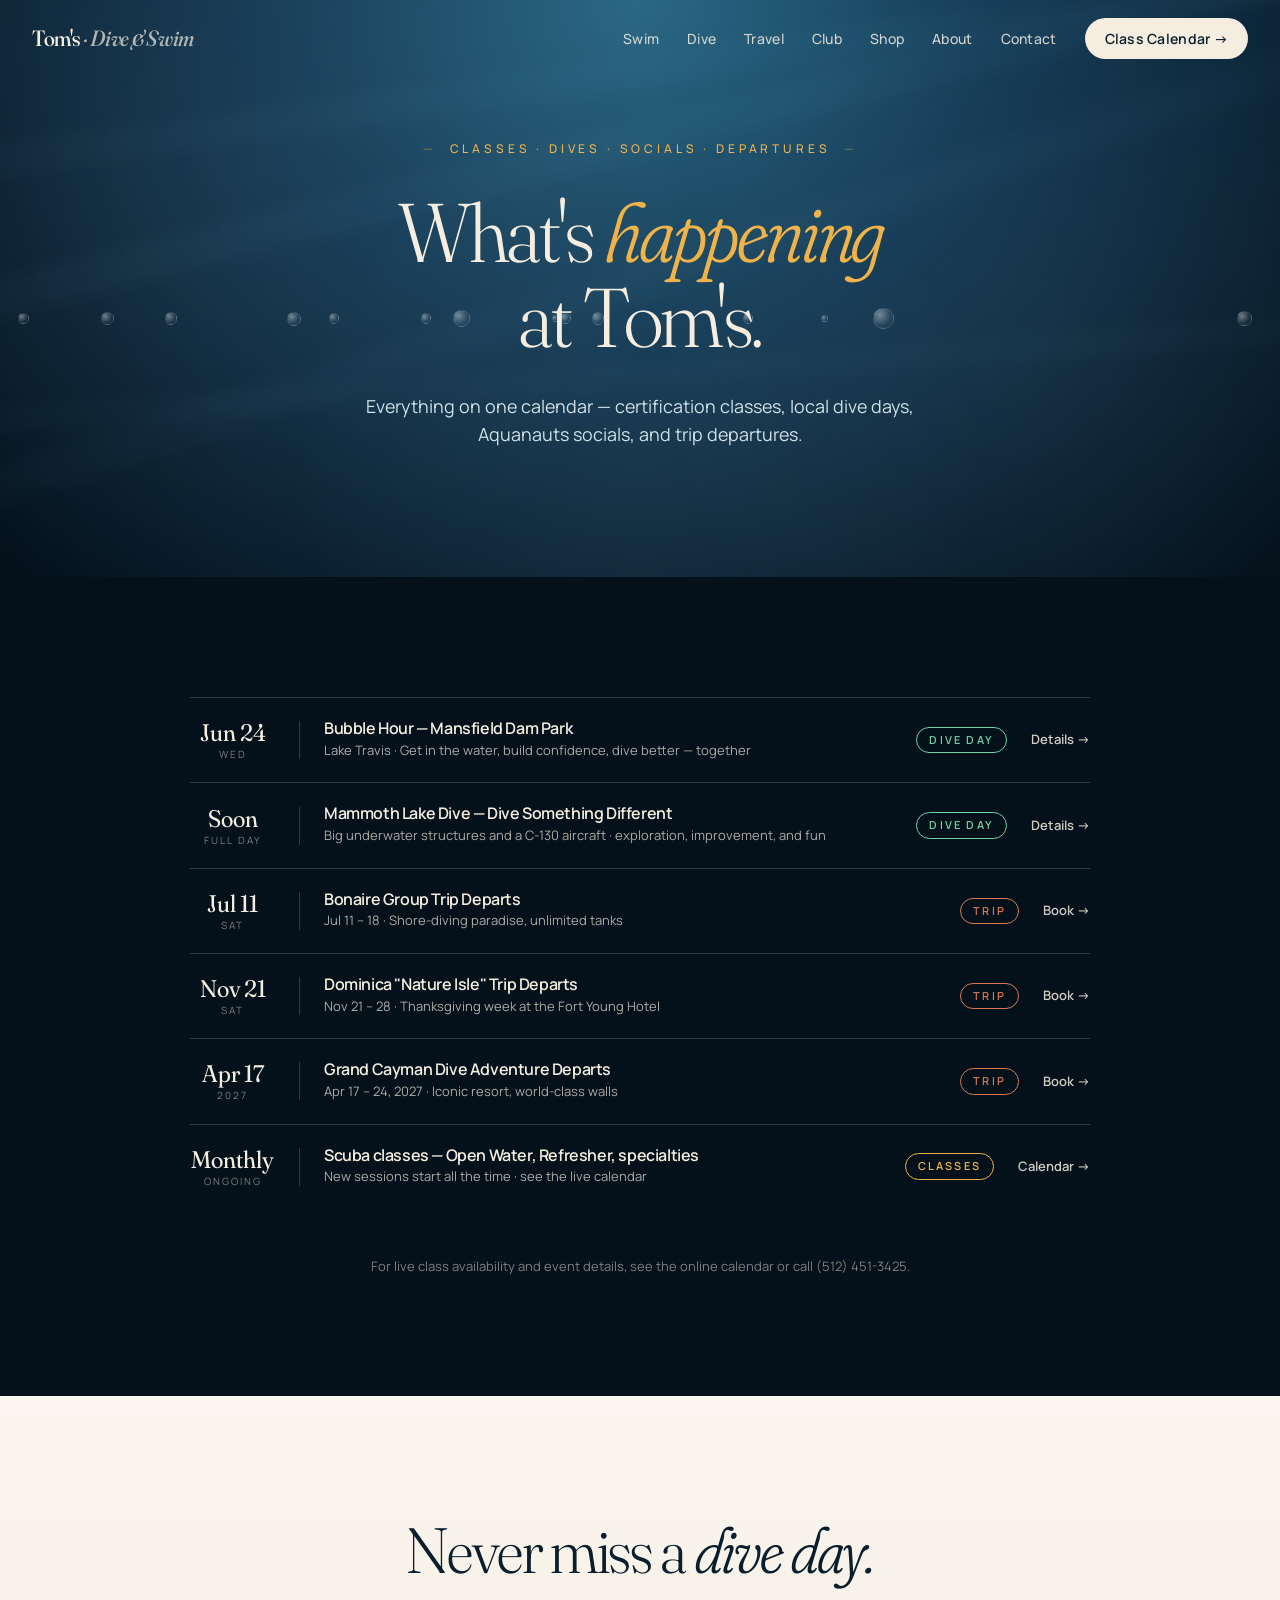
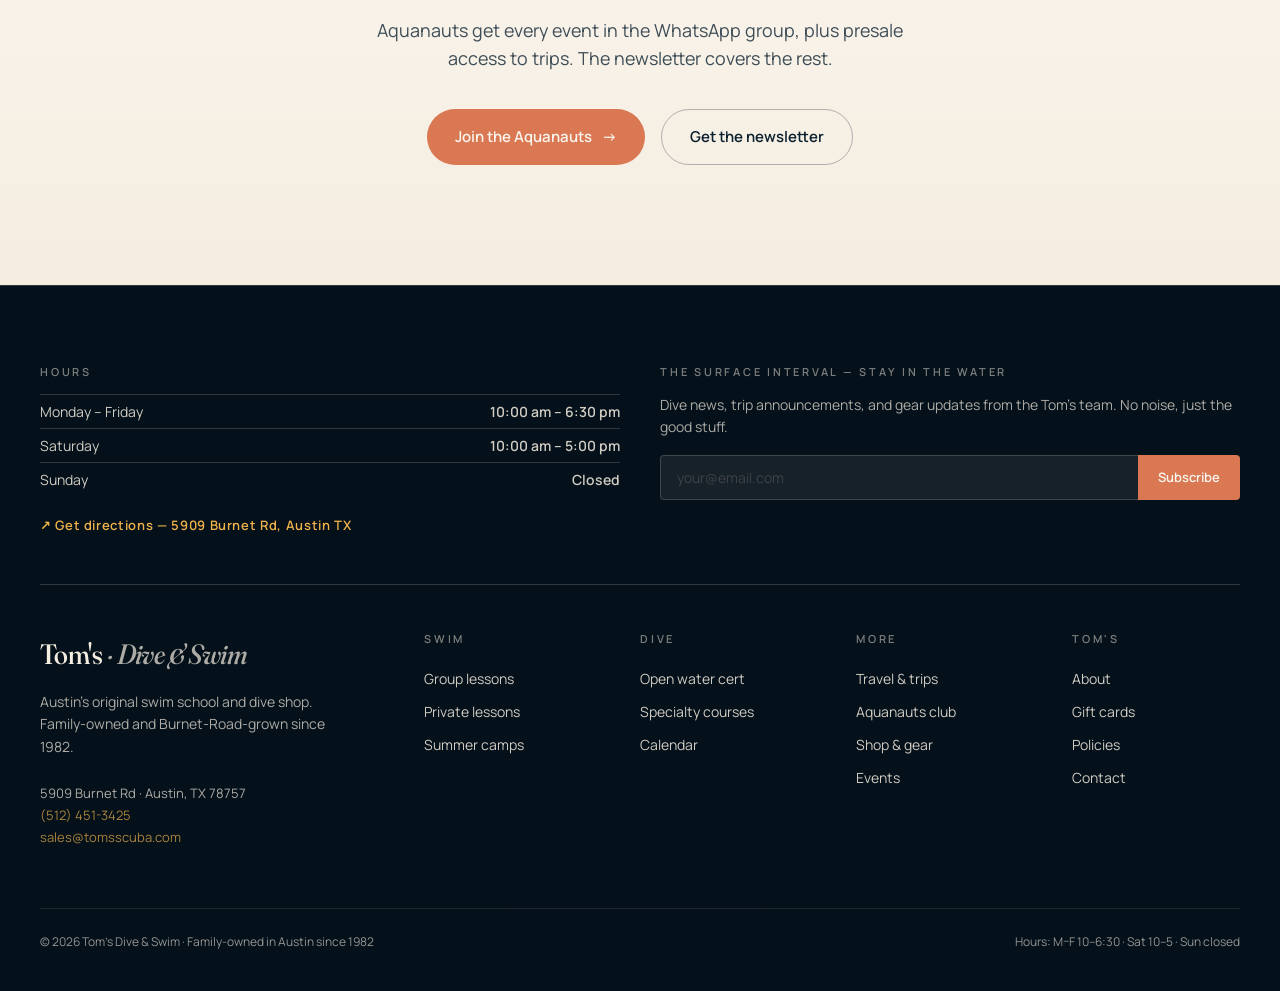
<file: events.html>
<!DOCTYPE html>
<html lang="en">
<head>
<meta charset="UTF-8" />
<meta name="viewport" content="width=device-width, initial-scale=1.0" />
<title>Upcoming Events & Dive Classes | Tom's Dive & Swim Austin</title>
<meta name="description" content="Upcoming dive classes, Bubble Hour lake days, Aquanauts events, and group trips at Tom's Dive & Swim in Austin. See the full live calendar online.">
<link rel="canonical" href="https://tomsscuba.com/events.html">
<meta property="og:type" content="website">
<meta property="og:site_name" content="Tom's Dive &amp; Swim">
<meta property="og:title" content="Upcoming Events & Dive Classes | Tom's Dive & Swim Austin">
<meta property="og:description" content="Upcoming dive classes, Bubble Hour lake days, Aquanauts events, and group trips at Tom's Dive & Swim in Austin. See the full live calendar online.">
<meta property="og:url" content="https://tomsscuba.com/events.html">
<meta property="og:locale" content="en_US">
<meta name="twitter:card" content="summary_large_image">
<meta name="theme-color" content="#04101a">
<link rel="icon" href="favicon.ico" sizes="48x48">
<link rel="icon" type="image/png" sizes="32x32" href="assets/img/favicon-32x32.png">
<link rel="apple-touch-icon" href="assets/img/apple-touch-icon.png">
<meta property="og:image" content="https://tomsscuba.com/assets/img/og-image.png">
<meta property="og:image:width" content="1200">
<meta property="og:image:height" content="630">
<meta property="og:image:alt" content="Tom's Dive & Swim — Austin's water people since 1982">
<meta name="twitter:image" content="https://tomsscuba.com/assets/img/og-image.png">
<link rel="preconnect" href="https://fonts.googleapis.com">
<link rel="preconnect" href="https://fonts.gstatic.com" crossorigin>
<link href="https://fonts.googleapis.com/css2?family=Fraunces:opsz,wght,SOFT@9..144,300..900,0..100&family=Manrope:wght@300;400;500;600;700&display=swap" rel="stylesheet">
<link rel="stylesheet" href="assets/css/styles.css">
<style>
  .event-row {
    display: grid; grid-template-columns: 110px 1fr auto auto;
    gap: 24px; padding: 22px 0;
    border-top: 1px solid var(--line);
    align-items: center;
  }
  @media (max-width: 768px) {
    .event-row { grid-template-columns: 80px 1fr; gap: 12px; }
    .event-row .event-kind, .event-row .event-link { grid-column: 2; justify-self: start; }
  }
  .event-date {
    font-family: 'Fraunces', serif;
    font-variation-settings: "opsz" 80, "SOFT" 50;
    font-size: 24px; line-height: 1; text-align: center;
    border-right: 1px solid var(--line); padding-right: 24px;
  }
  .event-date small {
    display: block; font-family: 'Manrope', sans-serif;
    font-size: 10px; letter-spacing: 0.2em; text-transform: uppercase;
    opacity: 0.5; margin-top: 4px;
  }
  .event-info h4 { font-size: 16px; font-weight: 600; margin-bottom: 4px; font-family: 'Manrope', sans-serif; }
  .event-info p { font-size: 13px; opacity: 0.7; }
  .event-kind {
    font-size: 11px; letter-spacing: 0.2em; text-transform: uppercase;
    padding: 4px 12px; border-radius: 999px;
    border: 1px solid currentColor; font-weight: 600;
  }
  .event-kind.class { color: var(--sun); }
  .event-kind.club { color: #6fd3a3; }
  .event-kind.trip { color: var(--coral); }
  .event-link { font-size: 13px; font-weight: 600; color: var(--sand); text-decoration: none; opacity: 0.85; }
</style>
<script type="application/ld+json">
{
 "@context": "https://schema.org",
 "@type": "BreadcrumbList",
 "itemListElement": [
  {
   "@type": "ListItem",
   "position": 1,
   "name": "Home",
   "item": "https://tomsscuba.com/"
  },
  {
   "@type": "ListItem",
   "position": 2,
   "name": "Events",
   "item": "https://tomsscuba.com/events.html"
  }
 ]
}
</script>
<!-- Google Tag Manager -->
<script>(function(w,d,s,l,i){w[l]=w[l]||[];w[l].push({'gtm.start':
new Date().getTime(),event:'gtm.js'});var f=d.getElementsByTagName(s)[0],
j=d.createElement(s),dl=l!='dataLayer'?'&l='+l:'';j.async=true;j.src=
'https://www.googletagmanager.com/gtm.js?id='+i+dl;f.parentNode.insertBefore(j,f);
})(window,document,'script','dataLayer','GTM-N28V49VS');</script>
<!-- End Google Tag Manager -->
</head>
<body>
<!-- Google Tag Manager (noscript) -->
<noscript><iframe src="https://www.googletagmanager.com/ns.html?id=GTM-N28V49VS"
height="0" width="0" style="display:none;visibility:hidden"></iframe></noscript>
<!-- End Google Tag Manager (noscript) -->

<!-- NAV -->
<nav class="site-nav" id="nav">
  <a href="index.html" class="logo">Tom's <span>· Dive & Swim</span></a>
  <button class="menu-toggle" aria-label="Menu">
    <svg width="24" height="24" viewBox="0 0 24 24" fill="none" stroke="currentColor" stroke-width="2"><line x1="3" y1="6" x2="21" y2="6"/><line x1="3" y1="12" x2="21" y2="12"/><line x1="3" y1="18" x2="21" y2="18"/></svg>
  </button>
  <div class="nav-links">
    <a href="swim.html">Swim</a>
    <a href="dive.html">Dive</a>
    <a href="travel.html">Travel</a>
    <a href="club.html">Club</a>
    <a href="shop.html">Shop</a>
    <a href="about.html">About</a>
    <a href="contact.html">Contact</a>
    <a href="dive.html#calendar" class="nav-cta">Class Calendar →</a>
  </div>
</nav>

<!-- HERO -->
<section class="hero hero-deep short with-bubbles">
  <div class="hero-content">
    <div class="hero-eyebrow dash">Classes · Dives · Socials · Departures</div>
    <h1 class="hero-title">What's <em>happening</em><br>at Tom's.</h1>
    <p class="hero-sub">Everything on one calendar — certification classes, local dive days, Aquanauts socials, and trip departures.</p>
  </div>
</section>

<!-- EVENTS -->
<section class="section deep">
  <div class="container-narrow">
    <div class="event-row">
      <div class="event-date">Jun 24<small>Wed</small></div>
      <div class="event-info">
        <h4>Bubble Hour — Mansfield Dam Park</h4>
        <p>Lake Travis · Get in the water, build confidence, dive better — together</p>
      </div>
      <span class="event-kind club">Dive day</span>
      <a href="https://shop.tomsscuba.com/calendar/events/June-24th-Bubble-Hour---Mansfield-Dam-Park_0" class="event-link">Details →</a>
    </div>
    <div class="event-row">
      <div class="event-date">Soon<small>Full day</small></div>
      <div class="event-info">
        <h4>Mammoth Lake Dive — Dive Something Different</h4>
        <p>Big underwater structures and a C-130 aircraft · exploration, improvement, and fun</p>
      </div>
      <span class="event-kind club">Dive day</span>
      <a href="https://shop.tomsscuba.com/calendar/events/Mammoth-Lake-Dive_0" class="event-link">Details →</a>
    </div>
    <div class="event-row">
      <div class="event-date">Jul 11<small>Sat</small></div>
      <div class="event-info">
        <h4>Bonaire Group Trip Departs</h4>
        <p>Jul 11 – 18 · Shore-diving paradise, unlimited tanks</p>
      </div>
      <span class="event-kind trip">Trip</span>
      <a href="https://shop.tomsscuba.com/trips/bonaire-july-11th-18th-2026" class="event-link">Book →</a>
    </div>
    <div class="event-row">
      <div class="event-date">Nov 21<small>Sat</small></div>
      <div class="event-info">
        <h4>Dominica "Nature Isle" Trip Departs</h4>
        <p>Nov 21 – 28 · Thanksgiving week at the Fort Young Hotel</p>
      </div>
      <span class="event-kind trip">Trip</span>
      <a href="https://shop.tomsscuba.com/trips/dominica-fort-young-hotel-november-2026" class="event-link">Book →</a>
    </div>
    <div class="event-row">
      <div class="event-date">Apr 17<small>2027</small></div>
      <div class="event-info">
        <h4>Grand Cayman Dive Adventure Departs</h4>
        <p>Apr 17 – 24, 2027 · Iconic resort, world-class walls</p>
      </div>
      <span class="event-kind trip">Trip</span>
      <a href="https://shop.tomsscuba.com/trips/grand_cayman_april_2027_0" class="event-link">Book →</a>
    </div>
    <div class="event-row">
      <div class="event-date">Monthly<small>Ongoing</small></div>
      <div class="event-info">
        <h4>Scuba classes — Open Water, Refresher, specialties</h4>
        <p>New sessions start all the time · see the live calendar</p>
      </div>
      <span class="event-kind class">Classes</span>
      <a href="https://tomsscuba.dive360.biz/calendar" class="event-link">Calendar →</a>
    </div>

    <p class="text-center mt-5" style="opacity: 0.5; font-size: 13px;">
      For live class availability and event details, see the online calendar or call (512) 451-3425.
    </p>
  </div>
</section>

<!-- FINAL CTA -->
<section class="section warm" style="text-align: center;">
  <div class="container-narrow">
    <h2 class="h2 mb-4">Never miss a <em>dive day.</em></h2>
    <p class="lead" style="opacity: 0.78; max-width: 540px; margin: 0 auto 36px;">
      Aquanauts get every event in the WhatsApp group, plus presale access to trips. The newsletter covers the rest.
    </p>
    <div style="display: flex; gap: 16px; justify-content: center; flex-wrap: wrap;">
      <a href="club.html" class="btn btn-coral">Join the Aquanauts <span class="arrow">→</span></a>
      <a href="contact.html" class="btn btn-ghost-dark">Get the newsletter</a>
    </div>
  </div>
</section>

<!-- FOOTER -->
<footer>
  <!-- Enhanced footer: hours, directions, newsletter -->
  <div class="footer-hours-map">
    <div class="footer-hours">
      <h4>Hours</h4>
      <table>
        <tr><td>Monday – Friday</td><td>10:00 am – 6:30 pm</td></tr>
        <tr><td>Saturday</td><td>10:00 am – 5:00 pm</td></tr>
        <tr><td>Sunday</td><td>Closed</td></tr>
      </table>
      <div class="footer-directions">
        <a href="https://maps.google.com/?q=5909+Burnet+Rd+Austin+TX+78757" target="_blank" rel="noopener">Get directions — 5909 Burnet Rd, Austin TX</a>
      </div>
    </div>
    <div class="footer-newsletter">
      <h4>The Surface Interval — stay in the water</h4>
      <p>Dive news, trip announcements, and gear updates from the Tom's team. No noise, just the good stuff.</p>
      <form class="footer-newsletter-form" action="contact.html" method="get" onsubmit="return false;">
        <input type="email" name="email" placeholder="your@email.com" autocomplete="email">
        <button type="submit">Subscribe</button>
      </form>
    </div>
  </div>
  <div class="footer-inner">
    <div class="footer-brand">
      <a href="index.html" class="logo">Tom's <span>· Dive & Swim</span></a>
      <p>Austin's original swim school and dive shop. Family-owned and Burnet-Road-grown since 1982.</p>
      <div class="footer-contact">
        5909 Burnet Rd · Austin, TX 78757<br>
        <a href="tel:5124513425">(512) 451-3425</a><br>
        <a href="mailto:sales@tomsscuba.com">sales@tomsscuba.com</a>
      </div>
    </div>
    <div class="footer-col">
      <h4>Swim</h4>
      <a href="swim.html">Group lessons</a>
      <a href="swim.html">Private lessons</a>
      <a href="swim.html">Summer camps</a>
    </div>
    <div class="footer-col">
      <h4>Dive</h4>
      <a href="dive.html">Open water cert</a>
      <a href="dive.html#specialties">Specialty courses</a>
      <a href="dive.html#calendar">Calendar</a>
    </div>
    <div class="footer-col">
      <h4>More</h4>
      <a href="travel.html">Travel & trips</a>
      <a href="club.html">Aquanauts club</a>
      <a href="shop.html">Shop & gear</a>
      <a href="events.html">Events</a>
    </div>
    <div class="footer-col">
      <h4>Tom's</h4>
      <a href="about.html">About</a>
      <a href="gift-cards.html">Gift cards</a>
      <a href="policies.html">Policies</a>
      <a href="contact.html">Contact</a>
    </div>
  </div>
  <div class="footer-bottom">
    <span>© 2026 Tom's Dive & Swim · Family-owned in Austin since 1982</span>
    <span>Hours: M–F 10–6:30 · Sat 10–5 · Sun closed</span>
  </div>
</footer>

<script src="assets/js/main.js"></script>

<script type="application/ld+json">
{
 "@context": "https://schema.org",
 "@type": "Event",
 "name": "Bubble Hour \u2014 Mansfield Dam Park",
 "description": "Get in the water. Build confidence. Dive better together. Monthly lake dive for local divers at Lake Travis.",
 "startDate": "2026-06-24",
 "eventStatus": "https://schema.org/EventScheduled",
 "eventAttendanceMode": "https://schema.org/OfflineEventAttendanceMode",
 "location": {
  "@type": "Place",
  "name": "Mansfield Dam Park",
  "address": {
   "@type": "PostalAddress",
   "addressLocality": "Austin",
   "addressRegion": "TX",
   "addressCountry": "US"
  }
 },
 "organizer": {
  "@type": "Organization",
  "name": "Tom's Dive & Swim",
  "url": "https://tomsscuba.com"
 }
}
</script>

<script type="application/ld+json">
{
 "@context": "https://schema.org",
 "@type": "Event",
 "name": "Bonaire Group Dive Trip",
 "description": "Tom's Dive & Swim group trip to Bonaire \u2014 unlimited shore diving, 60+ marked sites, underwater national park.",
 "startDate": "2026-07-11",
 "endDate": "2026-07-18",
 "eventStatus": "https://schema.org/EventScheduled",
 "eventAttendanceMode": "https://schema.org/OfflineEventAttendanceMode",
 "location": {
  "@type": "Place",
  "name": "Bonaire, Caribbean Netherlands",
  "address": {
   "@type": "PostalAddress",
   "addressCountry": "BQ"
  }
 },
 "organizer": {
  "@type": "Organization",
  "name": "Tom's Dive & Swim",
  "url": "https://tomsscuba.com"
 },
 "url": "https://shop.tomsscuba.com/trips/bonaire-july-11th-18th-2026"
}
</script>
</body>
</html>
</file>
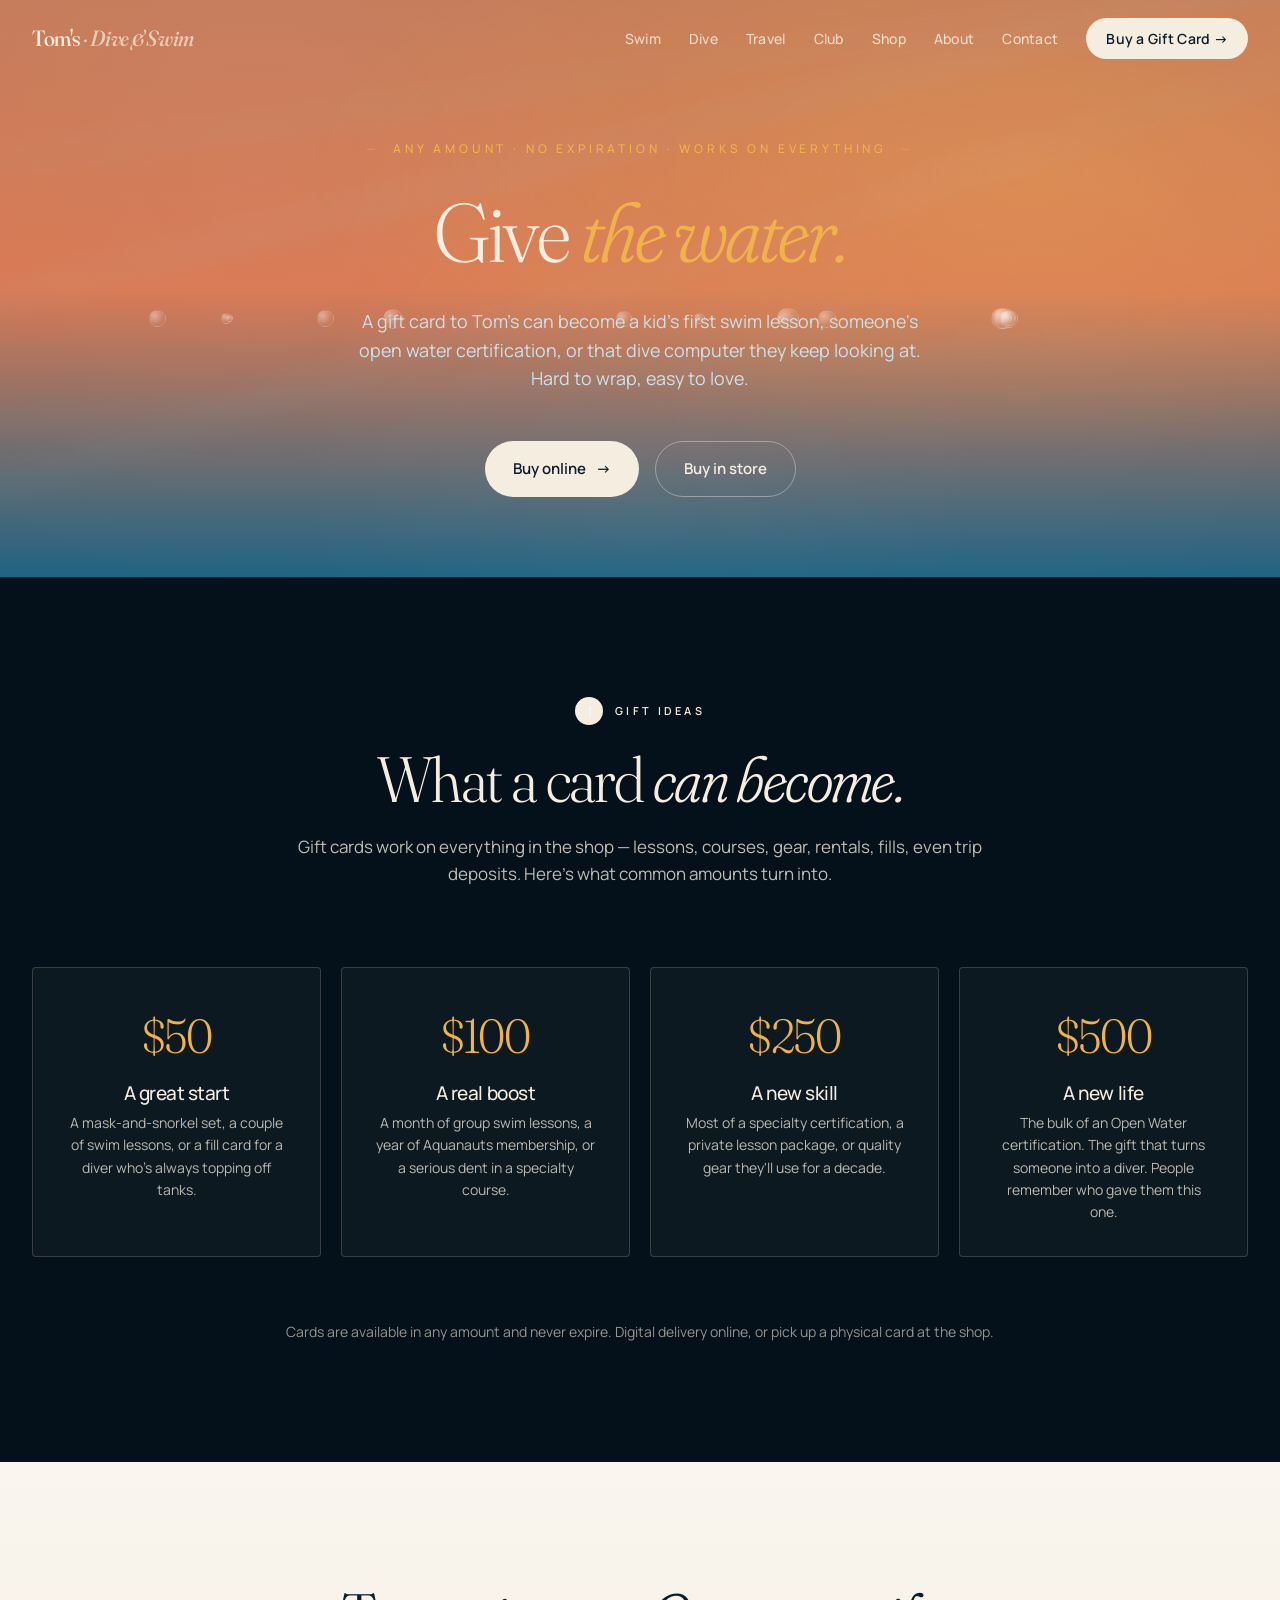
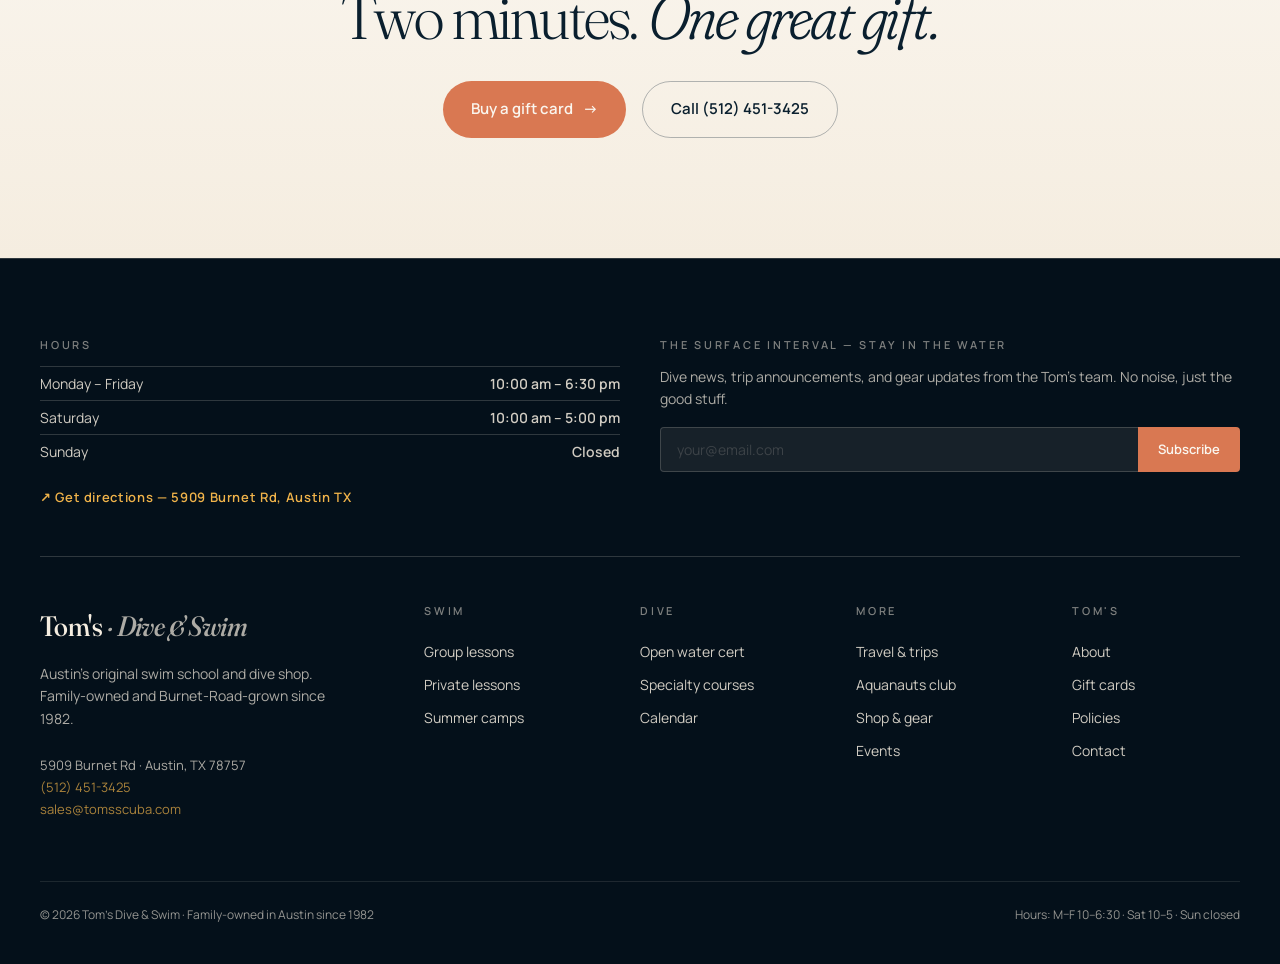
<file: gift-cards.html>
<!DOCTYPE html>
<html lang="en">
<head>
<meta charset="UTF-8" />
<meta name="viewport" content="width=device-width, initial-scale=1.0" />
<title>Gift Cards | Swim Lessons, Scuba & Gear | Tom's Dive & Swim Austin</title>
<meta name="description" content="Give the gift of swimming or diving. Tom's Dive & Swim gift cards work for swim lessons, scuba certification, dive gear, and trips. No expiration, any amount.">
<link rel="canonical" href="https://tomsscuba.com/gift-cards.html">
<meta property="og:type" content="website">
<meta property="og:site_name" content="Tom's Dive &amp; Swim">
<meta property="og:title" content="Gift Cards | Swim Lessons, Scuba & Gear | Tom's Dive & Swim Austin">
<meta property="og:description" content="Give the gift of swimming or diving. Tom's Dive & Swim gift cards work for swim lessons, scuba certification, dive gear, and trips. No expiration, any amount.">
<meta property="og:url" content="https://tomsscuba.com/gift-cards.html">
<meta property="og:locale" content="en_US">
<meta name="twitter:card" content="summary_large_image">
<meta name="theme-color" content="#04101a">
<link rel="icon" href="favicon.ico" sizes="48x48">
<link rel="icon" type="image/png" sizes="32x32" href="assets/img/favicon-32x32.png">
<link rel="apple-touch-icon" href="assets/img/apple-touch-icon.png">
<meta property="og:image" content="https://tomsscuba.com/assets/img/og-image.png">
<meta property="og:image:width" content="1200">
<meta property="og:image:height" content="630">
<meta property="og:image:alt" content="Tom's Dive & Swim — Austin's water people since 1982">
<meta name="twitter:image" content="https://tomsscuba.com/assets/img/og-image.png">
<link rel="preconnect" href="https://fonts.googleapis.com">
<link rel="preconnect" href="https://fonts.gstatic.com" crossorigin>
<link href="https://fonts.googleapis.com/css2?family=Fraunces:opsz,wght,SOFT@9..144,300..900,0..100&family=Manrope:wght@300;400;500;600;700&display=swap" rel="stylesheet">
<link rel="stylesheet" href="assets/css/styles.css">
<style>
  .gift-idea {
    background: rgba(245,237,224,0.04);
    border: 1px solid var(--line);
    border-radius: 4px;
    padding: 32px; text-align: center;
  }
  .gift-amount {
    font-family: 'Fraunces', serif; font-weight: 300;
    font-variation-settings: "opsz" 144, "SOFT" 60;
    font-size: 48px; color: var(--sun); letter-spacing: -0.03em;
    margin-bottom: 12px;
  }
  .gift-idea h3 { font-size: 19px; font-weight: 500; font-family: 'Manrope', sans-serif; margin-bottom: 8px; }
  .gift-idea p { font-size: 14px; opacity: 0.75; line-height: 1.6; }
</style>
<script type="application/ld+json">
{
 "@context": "https://schema.org",
 "@type": "BreadcrumbList",
 "itemListElement": [
  {
   "@type": "ListItem",
   "position": 1,
   "name": "Home",
   "item": "https://tomsscuba.com/"
  },
  {
   "@type": "ListItem",
   "position": 2,
   "name": "Gift Cards",
   "item": "https://tomsscuba.com/gift-cards.html"
  }
 ]
}
</script>
<!-- Google Tag Manager -->
<script>(function(w,d,s,l,i){w[l]=w[l]||[];w[l].push({'gtm.start':
new Date().getTime(),event:'gtm.js'});var f=d.getElementsByTagName(s)[0],
j=d.createElement(s),dl=l!='dataLayer'?'&l='+l:'';j.async=true;j.src=
'https://www.googletagmanager.com/gtm.js?id='+i+dl;f.parentNode.insertBefore(j,f);
})(window,document,'script','dataLayer','GTM-N28V49VS');</script>
<!-- End Google Tag Manager -->
</head>
<body>
<!-- Google Tag Manager (noscript) -->
<noscript><iframe src="https://www.googletagmanager.com/ns.html?id=GTM-N28V49VS"
height="0" width="0" style="display:none;visibility:hidden"></iframe></noscript>
<!-- End Google Tag Manager (noscript) -->

<!-- NAV -->
<nav class="site-nav" id="nav">
  <a href="index.html" class="logo">Tom's <span>· Dive & Swim</span></a>
  <button class="menu-toggle" aria-label="Menu">
    <svg width="24" height="24" viewBox="0 0 24 24" fill="none" stroke="currentColor" stroke-width="2"><line x1="3" y1="6" x2="21" y2="6"/><line x1="3" y1="12" x2="21" y2="12"/><line x1="3" y1="18" x2="21" y2="18"/></svg>
  </button>
  <div class="nav-links">
    <a href="swim.html">Swim</a>
    <a href="dive.html">Dive</a>
    <a href="travel.html">Travel</a>
    <a href="club.html">Club</a>
    <a href="shop.html">Shop</a>
    <a href="about.html">About</a>
    <a href="contact.html">Contact</a>
    <a href="https://shop.tomsscuba.com/product-groups/gift-cards" class="nav-cta">Buy a Gift Card →</a>
  </div>
</nav>

<!-- HERO -->
<section class="hero hero-coral short with-bubbles">
  <div class="hero-content">
    <div class="hero-eyebrow dash">Any amount · No expiration · Works on everything</div>
    <h1 class="hero-title">Give <em>the water.</em></h1>
    <p class="hero-sub">A gift card to Tom's can become a kid's first swim lesson, someone's open water certification, or that dive computer they keep looking at. Hard to wrap, easy to love.</p>
    <div class="hero-ctas">
      <a href="https://shop.tomsscuba.com/product-groups/gift-cards" class="btn btn-primary">Buy online <span class="arrow">→</span></a>
      <a href="contact.html" class="btn btn-ghost">Buy in store</a>
    </div>
  </div>
</section>

<!-- IDEAS -->
<section class="section deep">
  <div class="container">
    <div class="section-head-center">
      <div class="eyebrow reveal" sun"><span class="num"><span>1</span></span> Gift ideas</div>
      <h2 class="h2">What a card <em>can become.</em></h2>
      <p>Gift cards work on everything in the shop — lessons, courses, gear, rentals, fills, even trip deposits. Here's what common amounts turn into.</p>
    </div>

    <div class="card-grid-4">
      <div class="gift-idea">
        <div class="gift-amount">$50</div>
        <h3>A great start</h3>
        <p>A mask-and-snorkel set, a couple of swim lessons, or a fill card for a diver who's always topping off tanks.</p>
      </div>
      <div class="gift-idea">
        <div class="gift-amount">$100</div>
        <h3>A real boost</h3>
        <p>A month of group swim lessons, a year of Aquanauts membership, or a serious dent in a specialty course.</p>
      </div>
      <div class="gift-idea">
        <div class="gift-amount">$250</div>
        <h3>A new skill</h3>
        <p>Most of a specialty certification, a private lesson package, or quality gear they'll use for a decade.</p>
      </div>
      <div class="gift-idea">
        <div class="gift-amount">$500</div>
        <h3>A new life</h3>
        <p>The bulk of an Open Water certification. The gift that turns someone into a diver. People remember who gave them this one.</p>
      </div>
    </div>

    <p class="text-center mt-6" style="opacity: 0.6; font-size: 14px;">
      Cards are available in any amount and never expire. Digital delivery online, or pick up a physical card at the shop.
    </p>
  </div>
</section>

<!-- FINAL CTA -->
<section class="section warm" style="text-align: center;">
  <div class="container-narrow">
    <h2 class="h2 mb-4">Two minutes. <em>One great gift.</em></h2>
    <div style="display: flex; gap: 16px; justify-content: center; flex-wrap: wrap;">
      <a href="https://shop.tomsscuba.com/product-groups/gift-cards" class="btn btn-coral">Buy a gift card <span class="arrow">→</span></a>
      <a href="tel:5124513425" class="btn btn-ghost-dark">Call (512) 451-3425</a>
    </div>
  </div>
</section>

<!-- FOOTER -->
<footer>
  <!-- Enhanced footer: hours, directions, newsletter -->
  <div class="footer-hours-map">
    <div class="footer-hours">
      <h4>Hours</h4>
      <table>
        <tr><td>Monday – Friday</td><td>10:00 am – 6:30 pm</td></tr>
        <tr><td>Saturday</td><td>10:00 am – 5:00 pm</td></tr>
        <tr><td>Sunday</td><td>Closed</td></tr>
      </table>
      <div class="footer-directions">
        <a href="https://maps.google.com/?q=5909+Burnet+Rd+Austin+TX+78757" target="_blank" rel="noopener">Get directions — 5909 Burnet Rd, Austin TX</a>
      </div>
    </div>
    <div class="footer-newsletter">
      <h4>The Surface Interval — stay in the water</h4>
      <p>Dive news, trip announcements, and gear updates from the Tom's team. No noise, just the good stuff.</p>
      <form class="footer-newsletter-form" action="contact.html" method="get" onsubmit="return false;">
        <input type="email" name="email" placeholder="your@email.com" autocomplete="email">
        <button type="submit">Subscribe</button>
      </form>
    </div>
  </div>
  <div class="footer-inner">
    <div class="footer-brand">
      <a href="index.html" class="logo">Tom's <span>· Dive & Swim</span></a>
      <p>Austin's original swim school and dive shop. Family-owned and Burnet-Road-grown since 1982.</p>
      <div class="footer-contact">
        5909 Burnet Rd · Austin, TX 78757<br>
        <a href="tel:5124513425">(512) 451-3425</a><br>
        <a href="mailto:sales@tomsscuba.com">sales@tomsscuba.com</a>
      </div>
    </div>
    <div class="footer-col">
      <h4>Swim</h4>
      <a href="swim.html">Group lessons</a>
      <a href="swim.html">Private lessons</a>
      <a href="swim.html">Summer camps</a>
    </div>
    <div class="footer-col">
      <h4>Dive</h4>
      <a href="dive.html">Open water cert</a>
      <a href="dive.html#specialties">Specialty courses</a>
      <a href="dive.html#calendar">Calendar</a>
    </div>
    <div class="footer-col">
      <h4>More</h4>
      <a href="travel.html">Travel & trips</a>
      <a href="club.html">Aquanauts club</a>
      <a href="shop.html">Shop & gear</a>
      <a href="events.html">Events</a>
    </div>
    <div class="footer-col">
      <h4>Tom's</h4>
      <a href="about.html">About</a>
      <a href="gift-cards.html">Gift cards</a>
      <a href="policies.html">Policies</a>
      <a href="contact.html">Contact</a>
    </div>
  </div>
  <div class="footer-bottom">
    <span>© 2026 Tom's Dive & Swim · Family-owned in Austin since 1982</span>
    <span>Hours: M–F 10–6:30 · Sat 10–5 · Sun closed</span>
  </div>
</footer>

<script src="assets/js/main.js"></script>
</body>
</html>
</file>
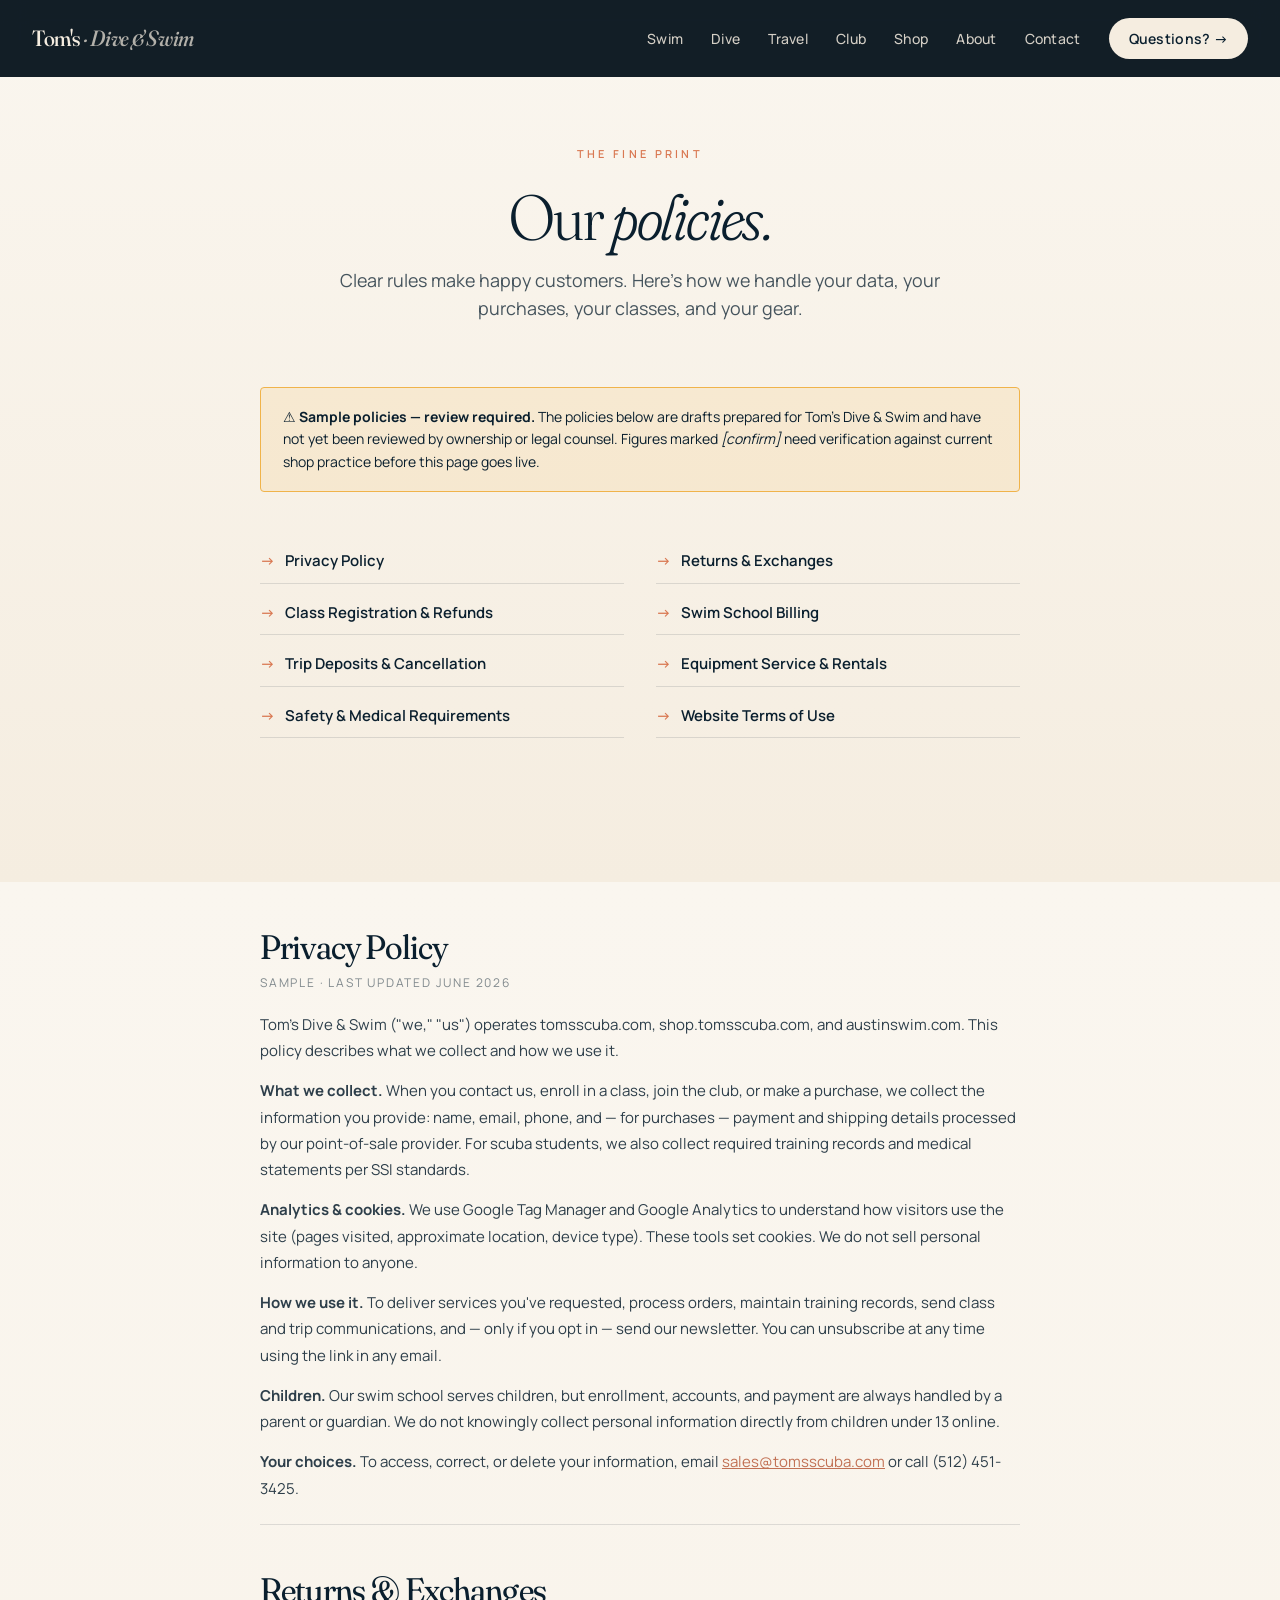
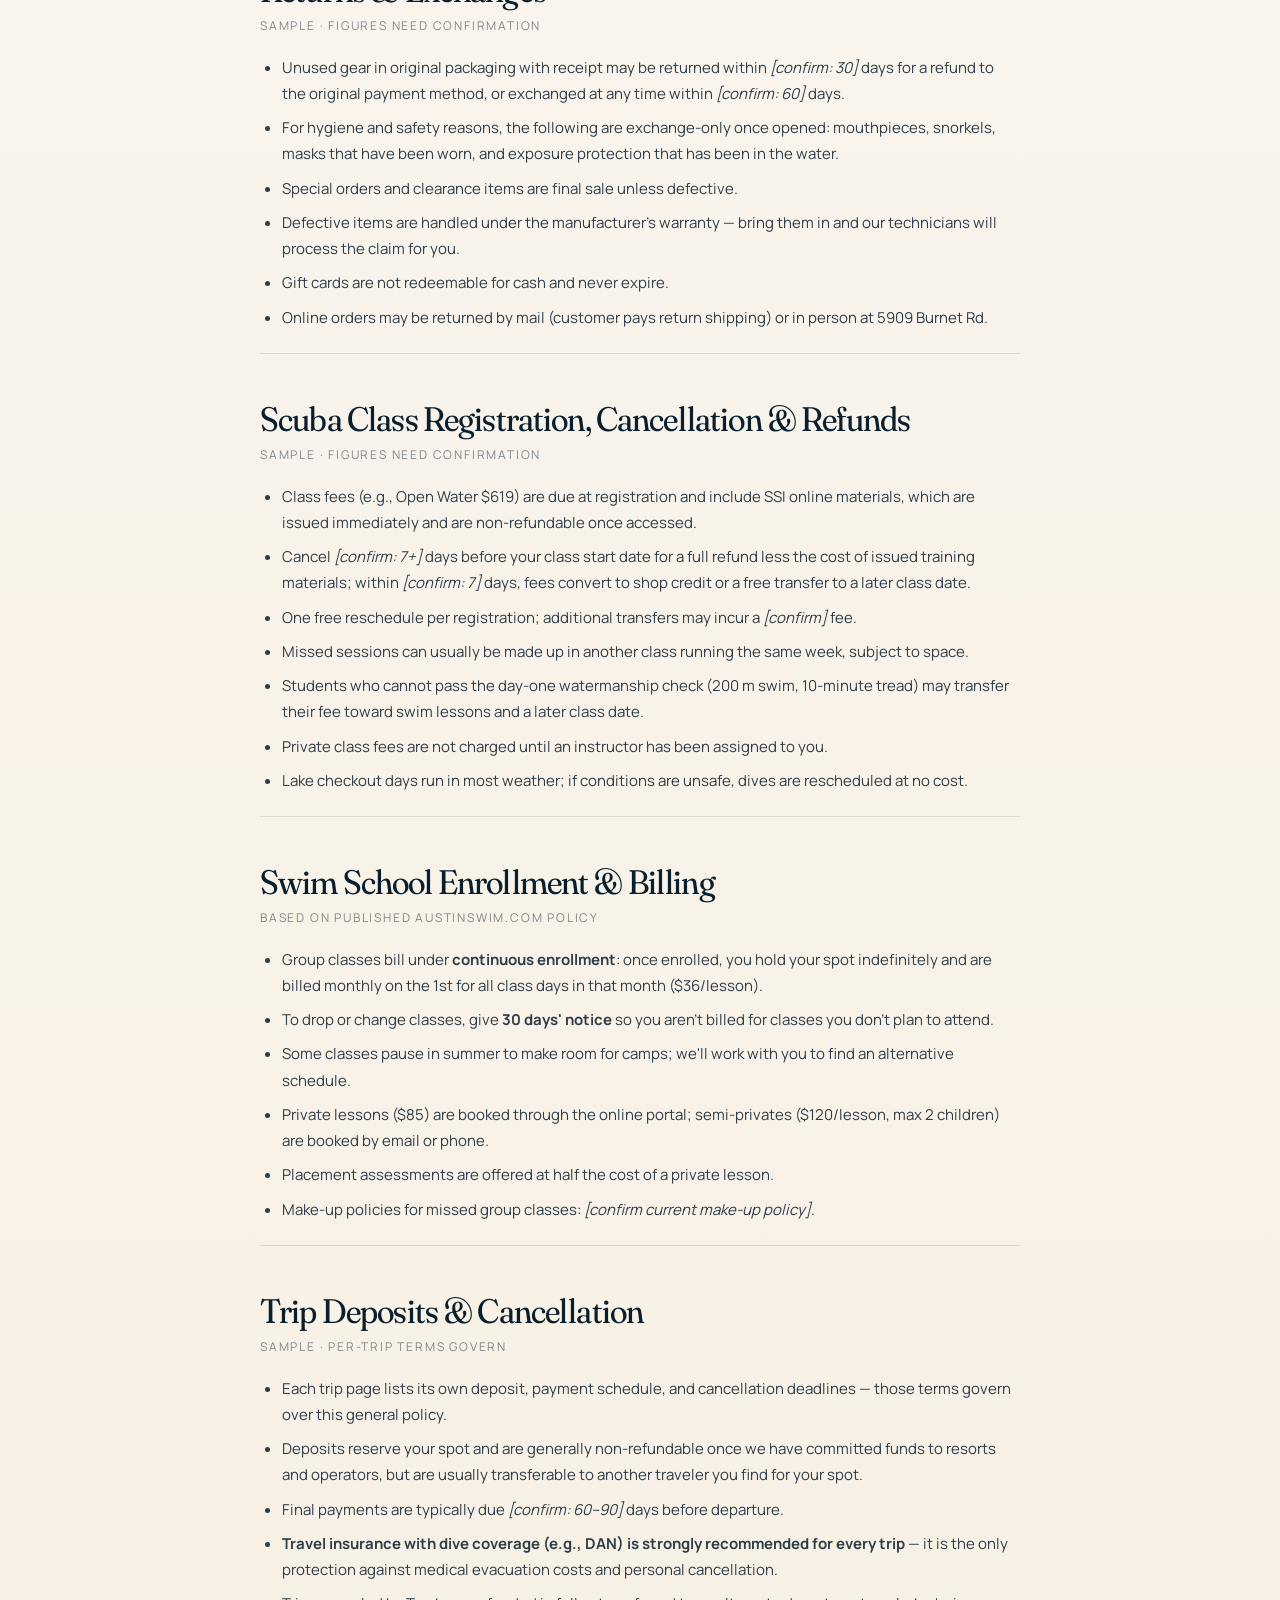
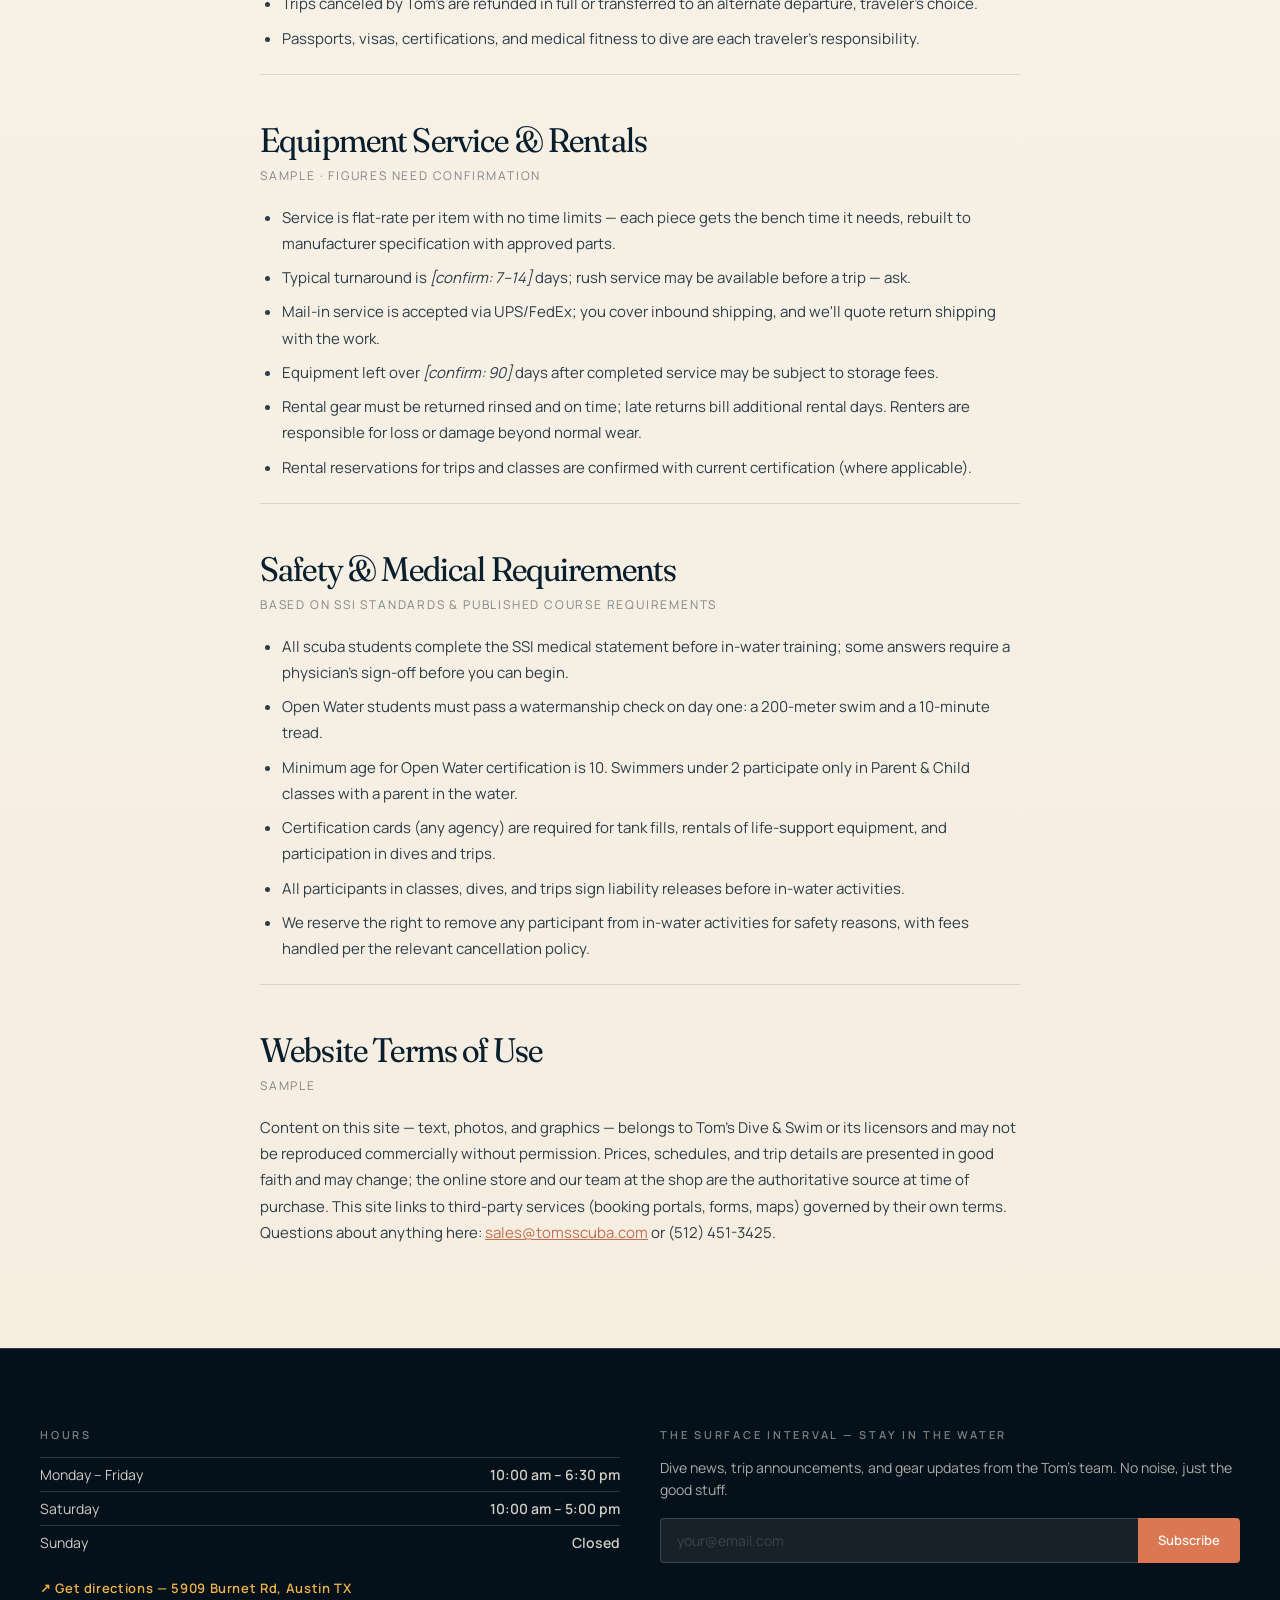
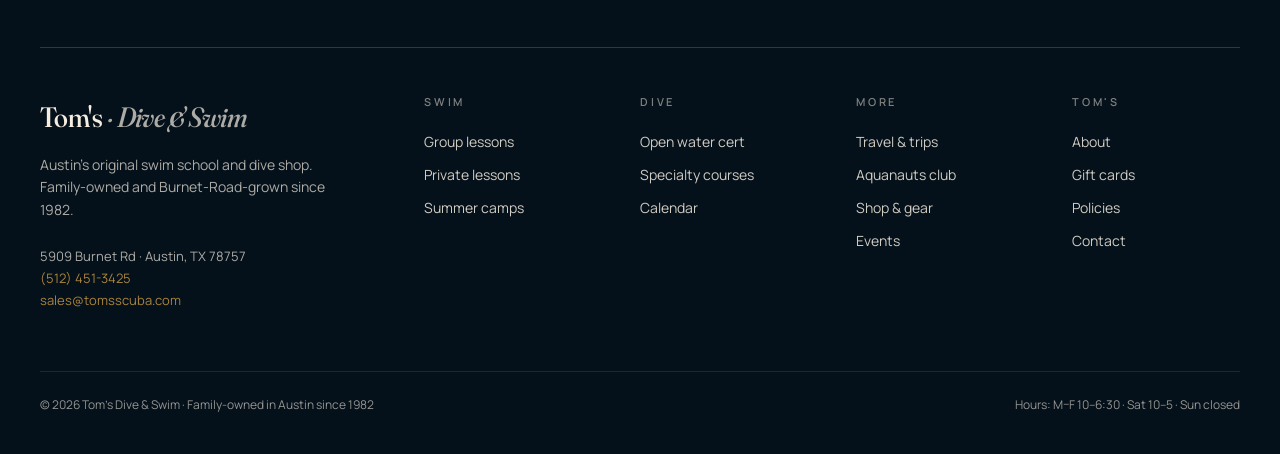
<file: policies.html>
<!DOCTYPE html>
<html lang="en">
<head>
<meta charset="UTF-8" />
<meta name="viewport" content="width=device-width, initial-scale=1.0" />
<title>Store Policies | Tom's Dive & Swim Austin TX</title>
<meta name="description" content="Privacy policy, returns, class refunds, swim billing, trip deposits, equipment service terms, and safety requirements for Tom's Dive & Swim in Austin, TX.">
<link rel="canonical" href="https://tomsscuba.com/policies.html">
<meta property="og:type" content="website">
<meta property="og:site_name" content="Tom's Dive &amp; Swim">
<meta property="og:title" content="Store Policies | Tom's Dive & Swim Austin TX">
<meta property="og:description" content="Privacy policy, returns, class refunds, swim billing, trip deposits, equipment service terms, and safety requirements for Tom's Dive & Swim in Austin, TX.">
<meta property="og:url" content="https://tomsscuba.com/policies.html">
<meta property="og:locale" content="en_US">
<meta name="twitter:card" content="summary_large_image">
<meta name="theme-color" content="#04101a">
<link rel="icon" href="favicon.ico" sizes="48x48">
<link rel="icon" type="image/png" sizes="32x32" href="assets/img/favicon-32x32.png">
<link rel="apple-touch-icon" href="assets/img/apple-touch-icon.png">
<meta property="og:image" content="https://tomsscuba.com/assets/img/og-image.png">
<meta property="og:image:width" content="1200">
<meta property="og:image:height" content="630">
<meta name="twitter:image" content="https://tomsscuba.com/assets/img/og-image.png">
<link rel="preconnect" href="https://fonts.googleapis.com">
<link rel="preconnect" href="https://fonts.gstatic.com" crossorigin>
<link href="https://fonts.googleapis.com/css2?family=Fraunces:opsz,wght,SOFT@9..144,300..900,0..100&family=Manrope:wght@300;400;500;600;700&display=swap" rel="stylesheet">
<link rel="stylesheet" href="assets/css/styles.css">
<style>
  .policy-toc {
    display: grid; grid-template-columns: repeat(2, 1fr); gap: 8px 32px;
    max-width: 760px; margin: 0 auto 24px;
  }
  @media (max-width: 600px) { .policy-toc { grid-template-columns: 1fr; } }
  .policy-toc a {
    text-decoration: none; color: var(--ink);
    font-size: 15px; font-weight: 600;
    padding: 10px 0; border-bottom: 1px solid var(--line-d);
    display: flex; gap: 10px;
  }
  .policy-toc a::before { content: '→'; color: var(--coral); }
  .policy-section {
    max-width: 760px; margin: 0 auto; padding: 48px 0 8px;
    border-top: 1px solid var(--line-d);
  }
  .policy-section:first-of-type { border-top: none; }
  .policy-section h2 {
    font-size: clamp(26px, 3vw, 34px); margin-bottom: 8px;
    font-variation-settings: "opsz" 80, "SOFT" 50; font-weight: 400;
  }
  .policy-section .updated {
    font-size: 12px; letter-spacing: 0.15em; text-transform: uppercase;
    opacity: 0.5; margin-bottom: 20px;
  }
  .policy-section p, .policy-section li {
    font-size: 15px; line-height: 1.75; opacity: 0.85; margin-bottom: 14px;
  }
  .policy-section ul { padding-left: 22px; margin-bottom: 14px; }
  .policy-section li { margin-bottom: 8px; }
  .policy-section a { color: var(--coral-d); }
  .sample-banner {
    max-width: 760px; margin: 0 auto 48px;
    background: rgba(240,179,74,0.15);
    border: 1px solid var(--sun);
    border-radius: 4px; padding: 18px 22px;
    font-size: 14px; line-height: 1.6;
  }
</style>
</head>
<body>

<!-- NAV -->
<nav class="site-nav solid" id="nav">
  <a href="index.html" class="logo">Tom's <span>· Dive & Swim</span></a>
  <button class="menu-toggle" aria-label="Menu">
    <svg width="24" height="24" viewBox="0 0 24 24" fill="none" stroke="currentColor" stroke-width="2"><line x1="3" y1="6" x2="21" y2="6"/><line x1="3" y1="12" x2="21" y2="12"/><line x1="3" y1="18" x2="21" y2="18"/></svg>
  </button>
  <div class="nav-links">
    <a href="swim.html">Swim</a>
    <a href="dive.html">Dive</a>
    <a href="travel.html">Travel</a>
    <a href="club.html">Club</a>
    <a href="shop.html">Shop</a>
    <a href="about.html">About</a>
    <a href="contact.html">Contact</a>
    <a href="contact.html" class="nav-cta">Questions? →</a>
  </div>
</nav>

<!-- HEADER -->
<section class="section warm" style="padding-top: 140px;">
  <div class="container-narrow text-center mb-6">
    <div class="eyebrow coral" style="justify-content:center; display:inline-flex;">The fine print</div>
    <h1 class="h2">Our <em>policies.</em></h1>
    <p class="lead" style="opacity: 0.75; max-width: 600px; margin: 16px auto 0;">
      Clear rules make happy customers. Here's how we handle your data, your purchases, your classes, and your gear.
    </p>
  </div>

  <div class="sample-banner">
    <strong>⚠️ Sample policies — review required.</strong> The policies below are drafts prepared for Tom's Dive & Swim and have not yet been reviewed by ownership or legal counsel. Figures marked <em>[confirm]</em> need verification against current shop practice before this page goes live.
  </div>

  <div class="policy-toc">
    <a href="#privacy">Privacy Policy</a>
    <a href="#returns">Returns & Exchanges</a>
    <a href="#classes">Class Registration & Refunds</a>
    <a href="#swim-billing">Swim School Billing</a>
    <a href="#travel-policy">Trip Deposits & Cancellation</a>
    <a href="#service">Equipment Service & Rentals</a>
    <a href="#safety">Safety & Medical Requirements</a>
    <a href="#terms">Website Terms of Use</a>
  </div>
</section>

<section class="section tight warm" style="padding-top: 0;">

  <div class="policy-section" id="privacy">
    <h2>Privacy Policy</h2>
    <div class="updated">Sample · last updated June 2026</div>
    <p>Tom's Dive & Swim ("we," "us") operates tomsscuba.com, shop.tomsscuba.com, and austinswim.com. This policy describes what we collect and how we use it.</p>
    <p><strong>What we collect.</strong> When you contact us, enroll in a class, join the club, or make a purchase, we collect the information you provide: name, email, phone, and — for purchases — payment and shipping details processed by our point-of-sale provider. For scuba students, we also collect required training records and medical statements per SSI standards.</p>
    <p><strong>Analytics & cookies.</strong> We use Google Tag Manager and Google Analytics to understand how visitors use the site (pages visited, approximate location, device type). These tools set cookies. We do not sell personal information to anyone.</p>
    <p><strong>How we use it.</strong> To deliver services you've requested, process orders, maintain training records, send class and trip communications, and — only if you opt in — send our newsletter. You can unsubscribe at any time using the link in any email.</p>
    <p><strong>Children.</strong> Our swim school serves children, but enrollment, accounts, and payment are always handled by a parent or guardian. We do not knowingly collect personal information directly from children under 13 online.</p>
    <p><strong>Your choices.</strong> To access, correct, or delete your information, email <a href="mailto:sales@tomsscuba.com">sales@tomsscuba.com</a> or call (512) 451-3425.</p>
  </div>

  <div class="policy-section" id="returns">
    <h2>Returns & Exchanges</h2>
    <div class="updated">Sample · figures need confirmation</div>
    <ul>
      <li>Unused gear in original packaging with receipt may be returned within <em>[confirm: 30]</em> days for a refund to the original payment method, or exchanged at any time within <em>[confirm: 60]</em> days.</li>
      <li>For hygiene and safety reasons, the following are exchange-only once opened: mouthpieces, snorkels, masks that have been worn, and exposure protection that has been in the water.</li>
      <li>Special orders and clearance items are final sale unless defective.</li>
      <li>Defective items are handled under the manufacturer's warranty — bring them in and our technicians will process the claim for you.</li>
      <li>Gift cards are not redeemable for cash and never expire.</li>
      <li>Online orders may be returned by mail (customer pays return shipping) or in person at 5909 Burnet Rd.</li>
    </ul>
  </div>

  <div class="policy-section" id="classes">
    <h2>Scuba Class Registration, Cancellation & Refunds</h2>
    <div class="updated">Sample · figures need confirmation</div>
    <ul>
      <li>Class fees (e.g., Open Water $619) are due at registration and include SSI online materials, which are issued immediately and are non-refundable once accessed.</li>
      <li>Cancel <em>[confirm: 7+]</em> days before your class start date for a full refund less the cost of issued training materials; within <em>[confirm: 7]</em> days, fees convert to shop credit or a free transfer to a later class date.</li>
      <li>One free reschedule per registration; additional transfers may incur a <em>[confirm]</em> fee.</li>
      <li>Missed sessions can usually be made up in another class running the same week, subject to space.</li>
      <li>Students who cannot pass the day-one watermanship check (200 m swim, 10-minute tread) may transfer their fee toward swim lessons and a later class date.</li>
      <li>Private class fees are not charged until an instructor has been assigned to you.</li>
      <li>Lake checkout days run in most weather; if conditions are unsafe, dives are rescheduled at no cost.</li>
    </ul>
  </div>

  <div class="policy-section" id="swim-billing">
    <h2>Swim School Enrollment & Billing</h2>
    <div class="updated">Based on published austinswim.com policy</div>
    <ul>
      <li>Group classes bill under <strong>continuous enrollment</strong>: once enrolled, you hold your spot indefinitely and are billed monthly on the 1st for all class days in that month ($36/lesson).</li>
      <li>To drop or change classes, give <strong>30 days' notice</strong> so you aren't billed for classes you don't plan to attend.</li>
      <li>Some classes pause in summer to make room for camps; we'll work with you to find an alternative schedule.</li>
      <li>Private lessons ($85) are booked through the online portal; semi-privates ($120/lesson, max 2 children) are booked by email or phone.</li>
      <li>Placement assessments are offered at half the cost of a private lesson.</li>
      <li>Make-up policies for missed group classes: <em>[confirm current make-up policy]</em>.</li>
    </ul>
  </div>

  <div class="policy-section" id="travel-policy">
    <h2>Trip Deposits & Cancellation</h2>
    <div class="updated">Sample · per-trip terms govern</div>
    <ul>
      <li>Each trip page lists its own deposit, payment schedule, and cancellation deadlines — those terms govern over this general policy.</li>
      <li>Deposits reserve your spot and are generally non-refundable once we have committed funds to resorts and operators, but are usually transferable to another traveler you find for your spot.</li>
      <li>Final payments are typically due <em>[confirm: 60–90]</em> days before departure.</li>
      <li><strong>Travel insurance with dive coverage (e.g., DAN) is strongly recommended for every trip</strong> — it is the only protection against medical evacuation costs and personal cancellation.</li>
      <li>Trips canceled by Tom's are refunded in full or transferred to an alternate departure, traveler's choice.</li>
      <li>Passports, visas, certifications, and medical fitness to dive are each traveler's responsibility.</li>
    </ul>
  </div>

  <div class="policy-section" id="service">
    <h2>Equipment Service & Rentals</h2>
    <div class="updated">Sample · figures need confirmation</div>
    <ul>
      <li>Service is flat-rate per item with no time limits — each piece gets the bench time it needs, rebuilt to manufacturer specification with approved parts.</li>
      <li>Typical turnaround is <em>[confirm: 7–14]</em> days; rush service may be available before a trip — ask.</li>
      <li>Mail-in service is accepted via UPS/FedEx; you cover inbound shipping, and we'll quote return shipping with the work.</li>
      <li>Equipment left over <em>[confirm: 90]</em> days after completed service may be subject to storage fees.</li>
      <li>Rental gear must be returned rinsed and on time; late returns bill additional rental days. Renters are responsible for loss or damage beyond normal wear.</li>
      <li>Rental reservations for trips and classes are confirmed with current certification (where applicable).</li>
    </ul>
  </div>

  <div class="policy-section" id="safety">
    <h2>Safety & Medical Requirements</h2>
    <div class="updated">Based on SSI standards & published course requirements</div>
    <ul>
      <li>All scuba students complete the SSI medical statement before in-water training; some answers require a physician's sign-off before you can begin.</li>
      <li>Open Water students must pass a watermanship check on day one: a 200-meter swim and a 10-minute tread.</li>
      <li>Minimum age for Open Water certification is 10. Swimmers under 2 participate only in Parent & Child classes with a parent in the water.</li>
      <li>Certification cards (any agency) are required for tank fills, rentals of life-support equipment, and participation in dives and trips.</li>
      <li>All participants in classes, dives, and trips sign liability releases before in-water activities.</li>
      <li>We reserve the right to remove any participant from in-water activities for safety reasons, with fees handled per the relevant cancellation policy.</li>
    </ul>
  </div>

  <div class="policy-section" id="terms">
    <h2>Website Terms of Use</h2>
    <div class="updated">Sample</div>
    <p>Content on this site — text, photos, and graphics — belongs to Tom's Dive & Swim or its licensors and may not be reproduced commercially without permission. Prices, schedules, and trip details are presented in good faith and may change; the online store and our team at the shop are the authoritative source at time of purchase. This site links to third-party services (booking portals, forms, maps) governed by their own terms. Questions about anything here: <a href="mailto:sales@tomsscuba.com">sales@tomsscuba.com</a> or (512) 451-3425.</p>
  </div>

</section>

<!-- FOOTER -->
<footer>
  <!-- Enhanced footer: hours, directions, newsletter -->
  <div class="footer-hours-map">
    <div class="footer-hours">
      <h4>Hours</h4>
      <table>
        <tr><td>Monday – Friday</td><td>10:00 am – 6:30 pm</td></tr>
        <tr><td>Saturday</td><td>10:00 am – 5:00 pm</td></tr>
        <tr><td>Sunday</td><td>Closed</td></tr>
      </table>
      <div class="footer-directions">
        <a href="https://maps.google.com/?q=5909+Burnet+Rd+Austin+TX+78757" target="_blank" rel="noopener">Get directions — 5909 Burnet Rd, Austin TX</a>
      </div>
    </div>
    <div class="footer-newsletter">
      <h4>The Surface Interval — stay in the water</h4>
      <p>Dive news, trip announcements, and gear updates from the Tom's team. No noise, just the good stuff.</p>
      <form class="footer-newsletter-form" action="contact.html" method="get" onsubmit="return false;">
        <input type="email" name="email" placeholder="your@email.com" autocomplete="email">
        <button type="submit">Subscribe</button>
      </form>
    </div>
  </div>
  <div class="footer-inner">
    <div class="footer-brand">
      <a href="index.html" class="logo">Tom's <span>· Dive & Swim</span></a>
      <p>Austin's original swim school and dive shop. Family-owned and Burnet-Road-grown since 1982.</p>
      <div class="footer-contact">
        5909 Burnet Rd · Austin, TX 78757<br>
        <a href="tel:5124513425">(512) 451-3425</a><br>
        <a href="mailto:sales@tomsscuba.com">sales@tomsscuba.com</a>
      </div>
    </div>
    <div class="footer-col">
      <h4>Swim</h4>
      <a href="swim.html">Group lessons</a>
      <a href="swim.html">Private lessons</a>
      <a href="swim.html">Summer camps</a>
    </div>
    <div class="footer-col">
      <h4>Dive</h4>
      <a href="dive.html">Open water cert</a>
      <a href="dive.html#specialties">Specialty courses</a>
      <a href="dive.html#calendar">Calendar</a>
    </div>
    <div class="footer-col">
      <h4>More</h4>
      <a href="travel.html">Travel & trips</a>
      <a href="club.html">Aquanauts club</a>
      <a href="shop.html">Shop & gear</a>
      <a href="events.html">Events</a>
    </div>
    <div class="footer-col">
      <h4>Tom's</h4>
      <a href="about.html">About</a>
      <a href="gift-cards.html">Gift cards</a>
      <a href="policies.html">Policies</a>
      <a href="contact.html">Contact</a>
    </div>
  </div>
  <div class="footer-bottom">
    <span>© 2026 Tom's Dive & Swim · Family-owned in Austin since 1982</span>
    <span>Hours: M–F 10–6:30 · Sat 10–5 · Sun closed</span>
  </div>
</footer>

<script type="application/ld+json">
{
 "@context": "https://schema.org",
 "@type": "BreadcrumbList",
 "itemListElement": [
  {"@type": "ListItem", "position": 1, "name": "Home", "item": "https://tomsscuba.com/"},
  {"@type": "ListItem", "position": 2, "name": "Policies", "item": "https://tomsscuba.com/policies.html"}
 ]
}
</script>
<!-- Google Tag Manager -->
<script>(function(w,d,s,l,i){w[l]=w[l]||[];w[l].push({'gtm.start':
new Date().getTime(),event:'gtm.js'});var f=d.getElementsByTagName(s)[0],
j=d.createElement(s),dl=l!='dataLayer'?'&l='+l:'';j.async=true;j.src=
'https://www.googletagmanager.com/gtm.js?id='+i+dl;f.parentNode.insertBefore(j,f);
})(window,document,'script','dataLayer','GTM-N28V49VS');</script>
<!-- End Google Tag Manager -->
<script src="assets/js/main.js"></script>
</body>
</html>
</file>
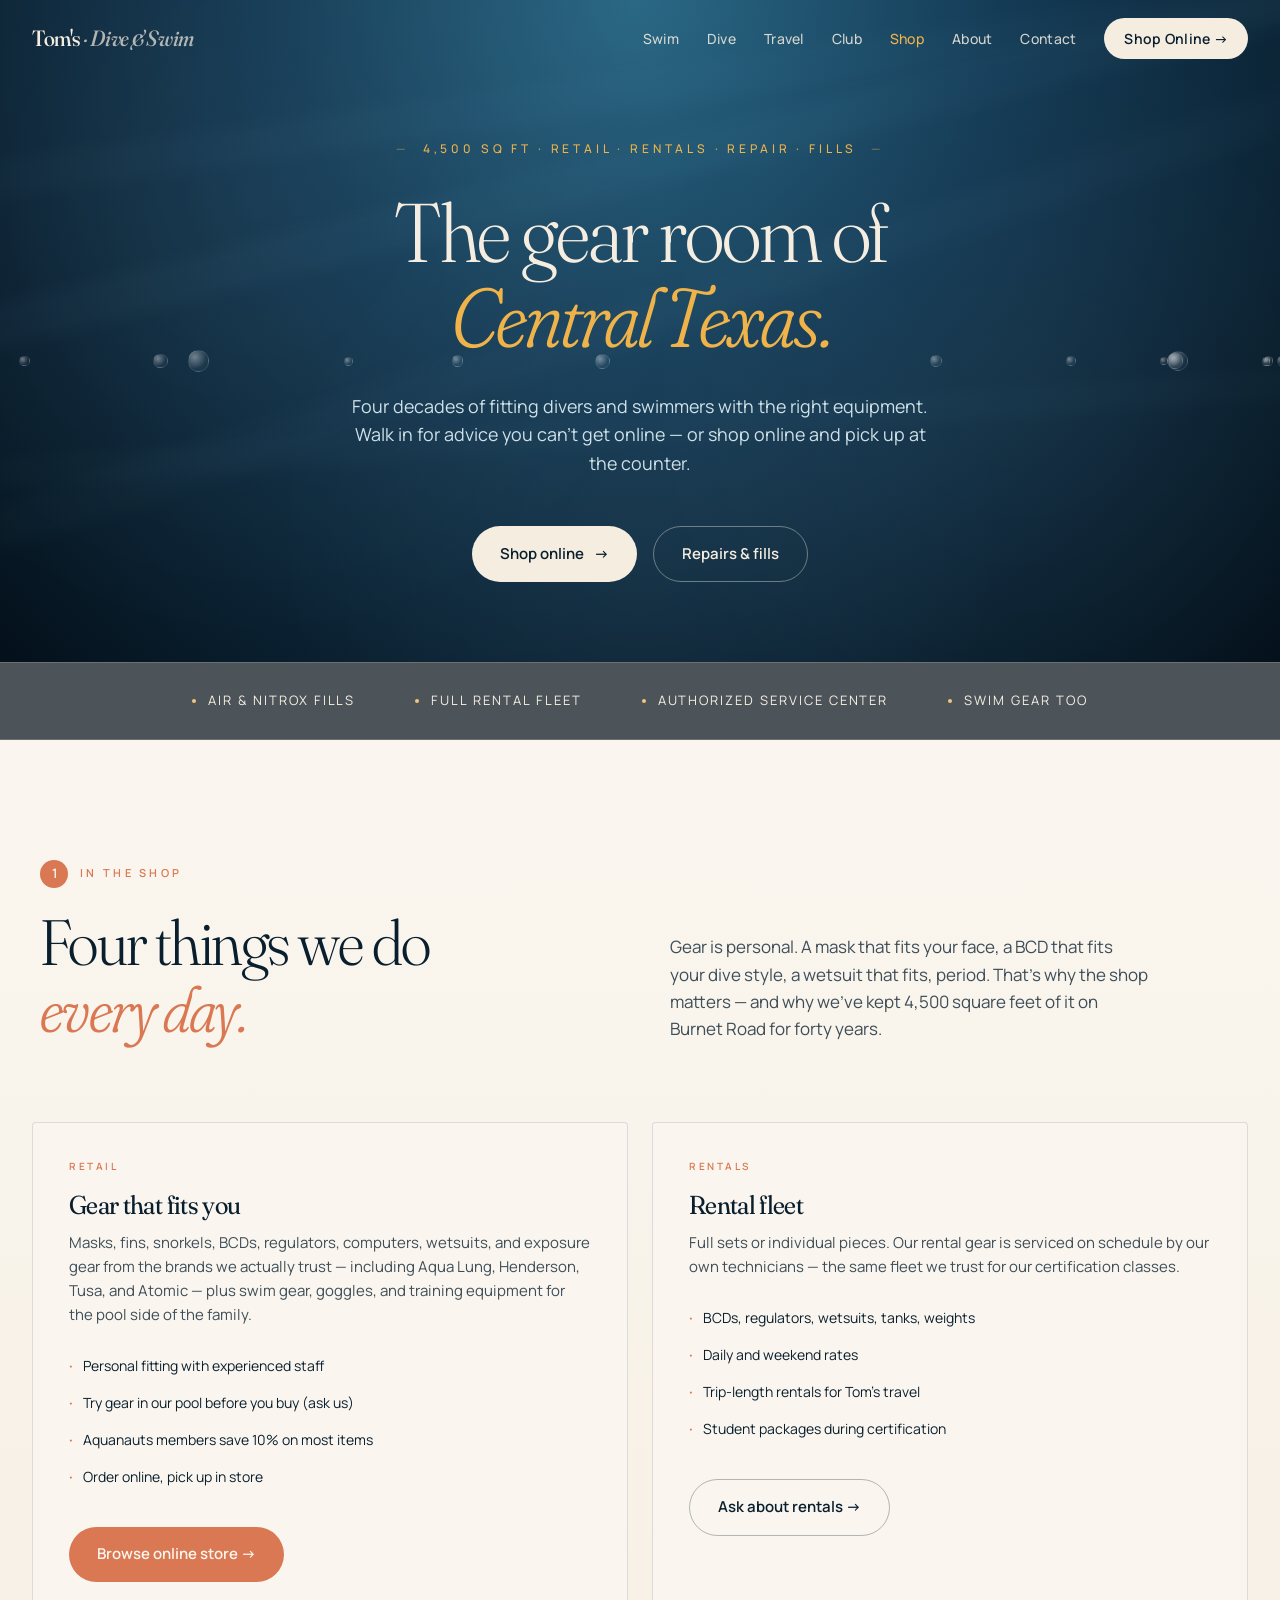
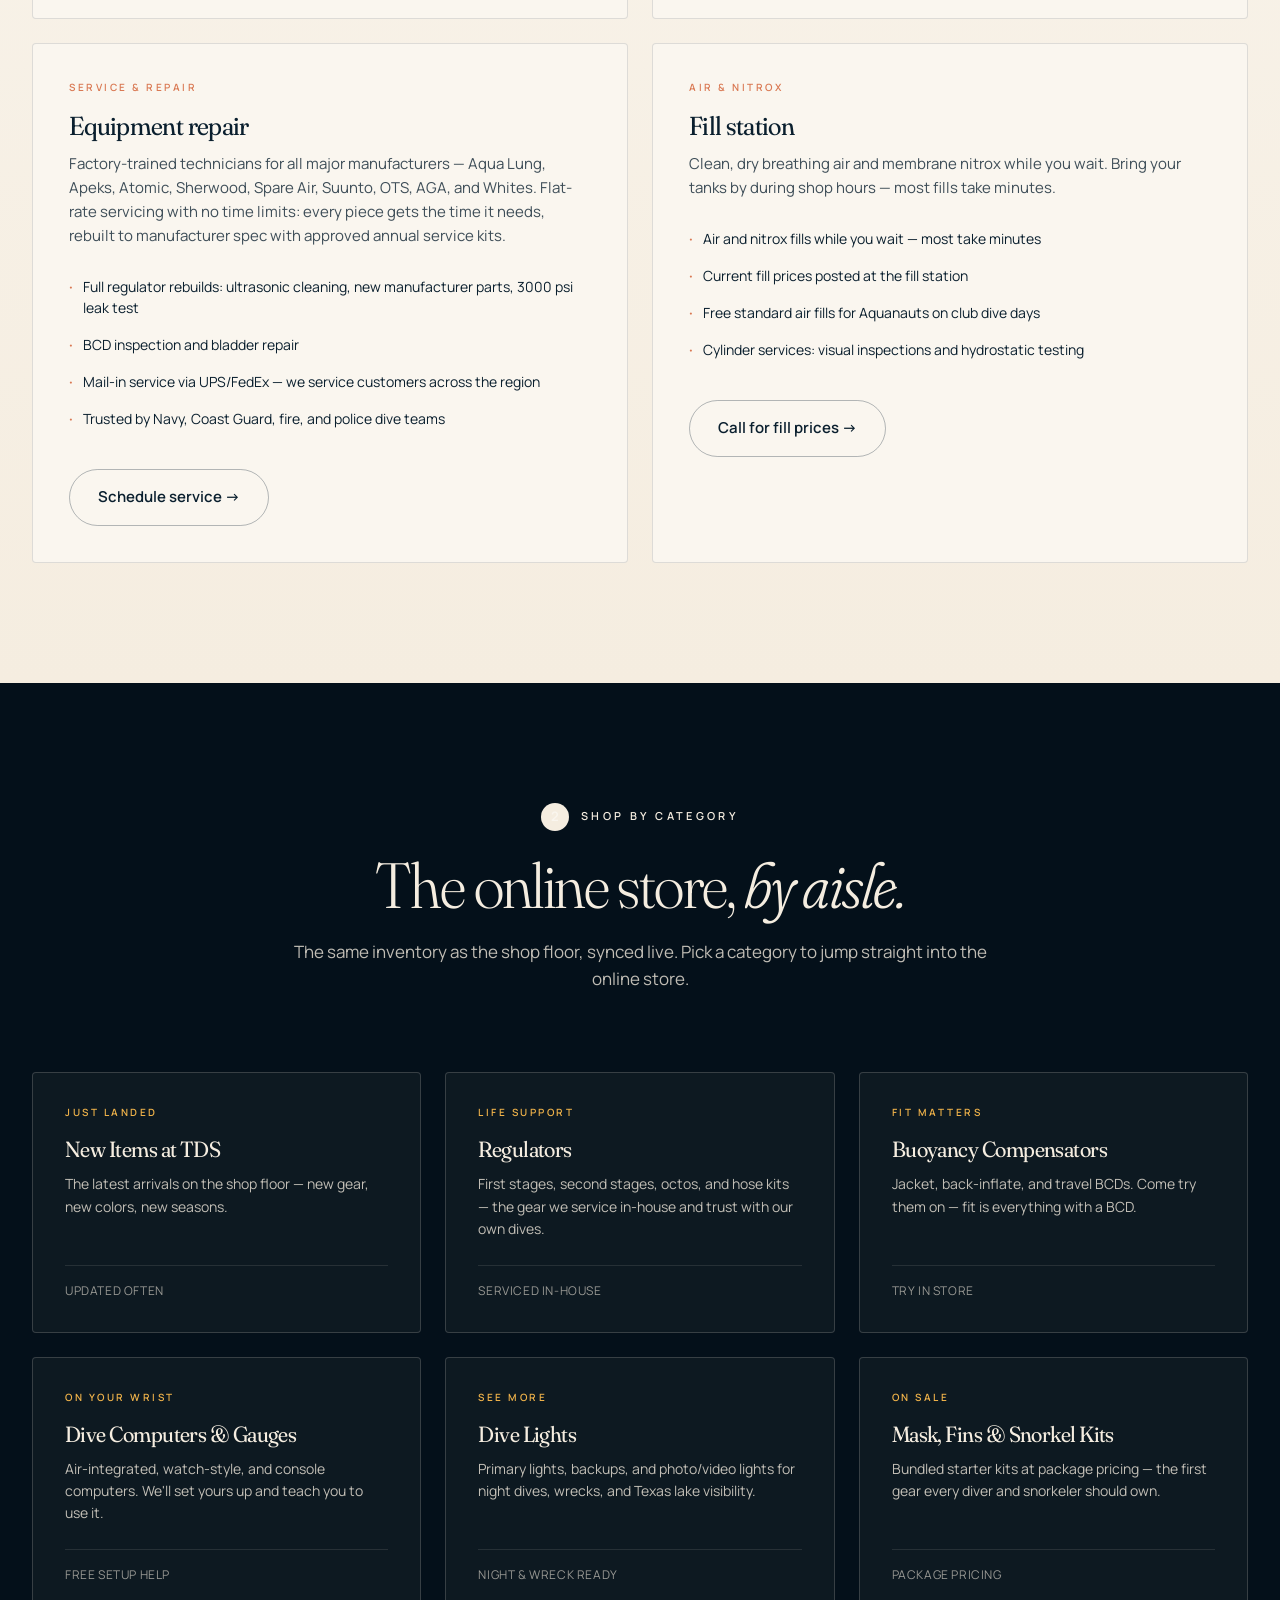
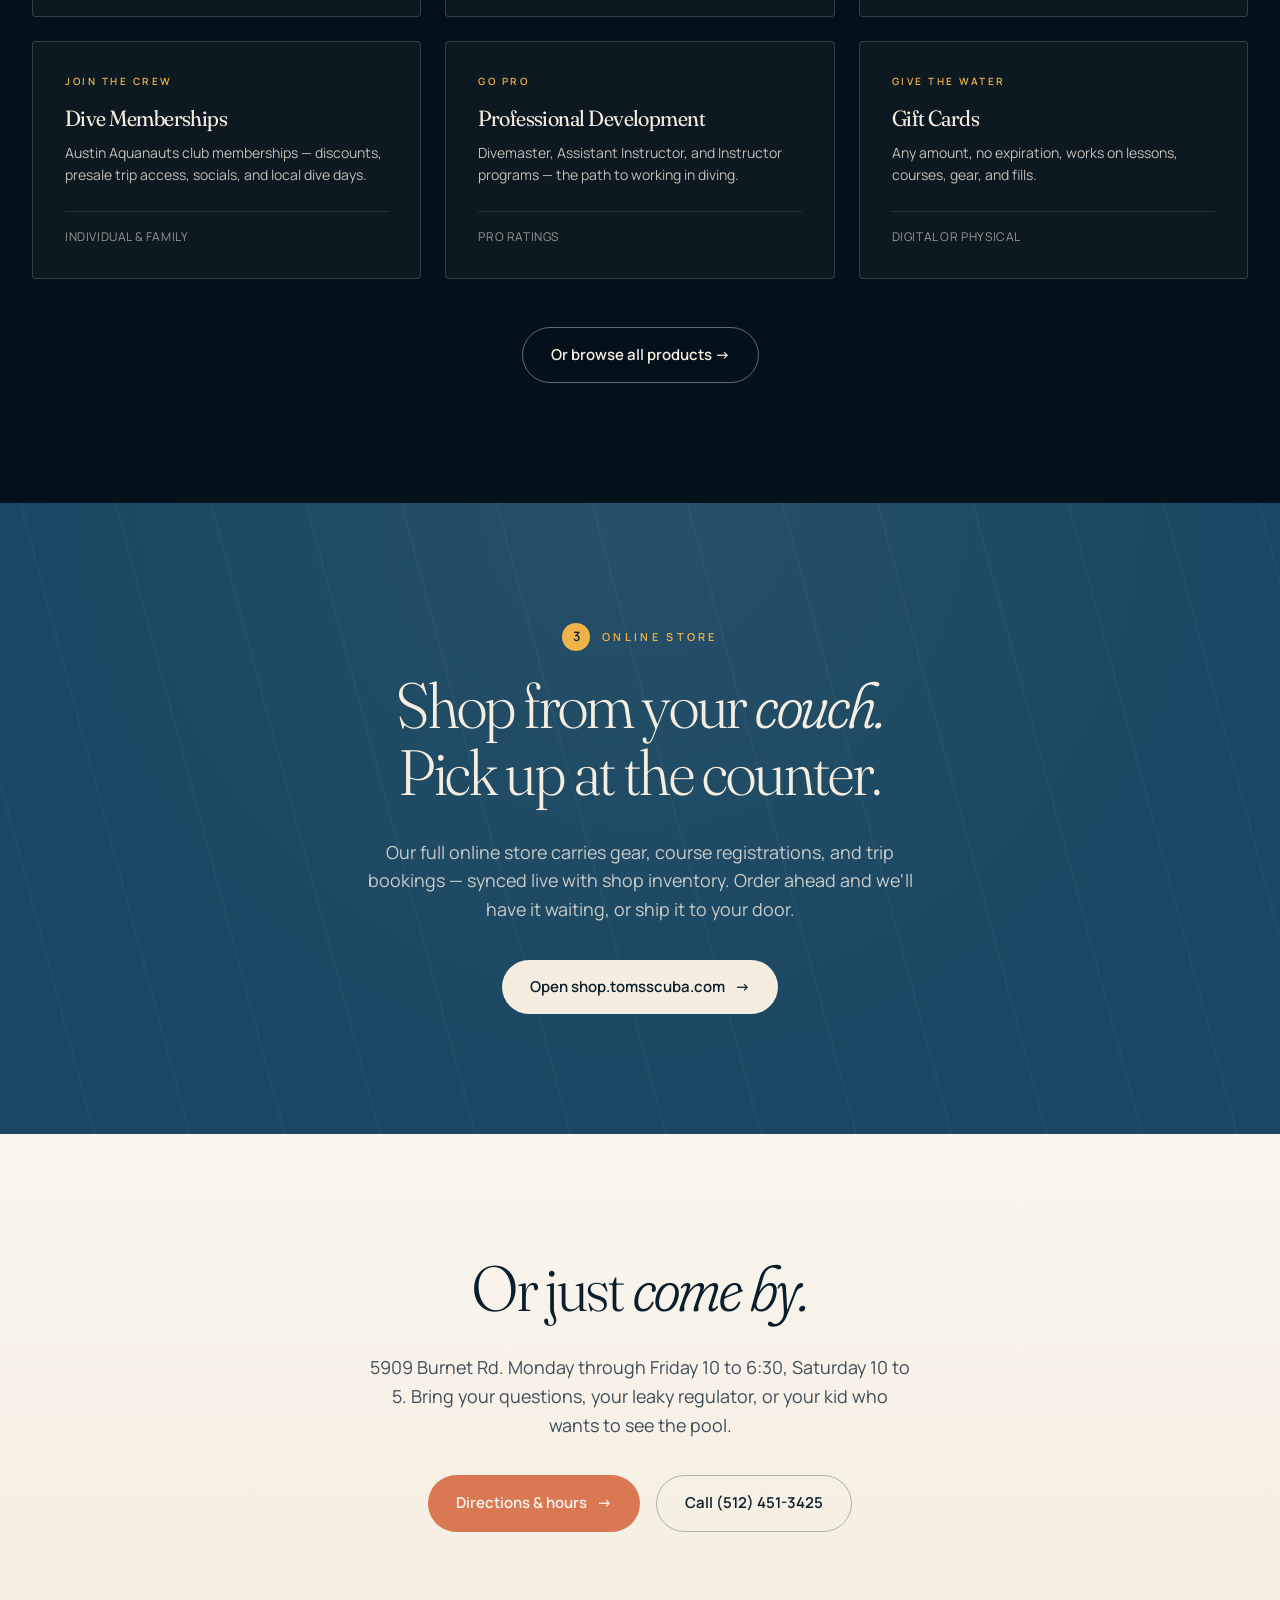
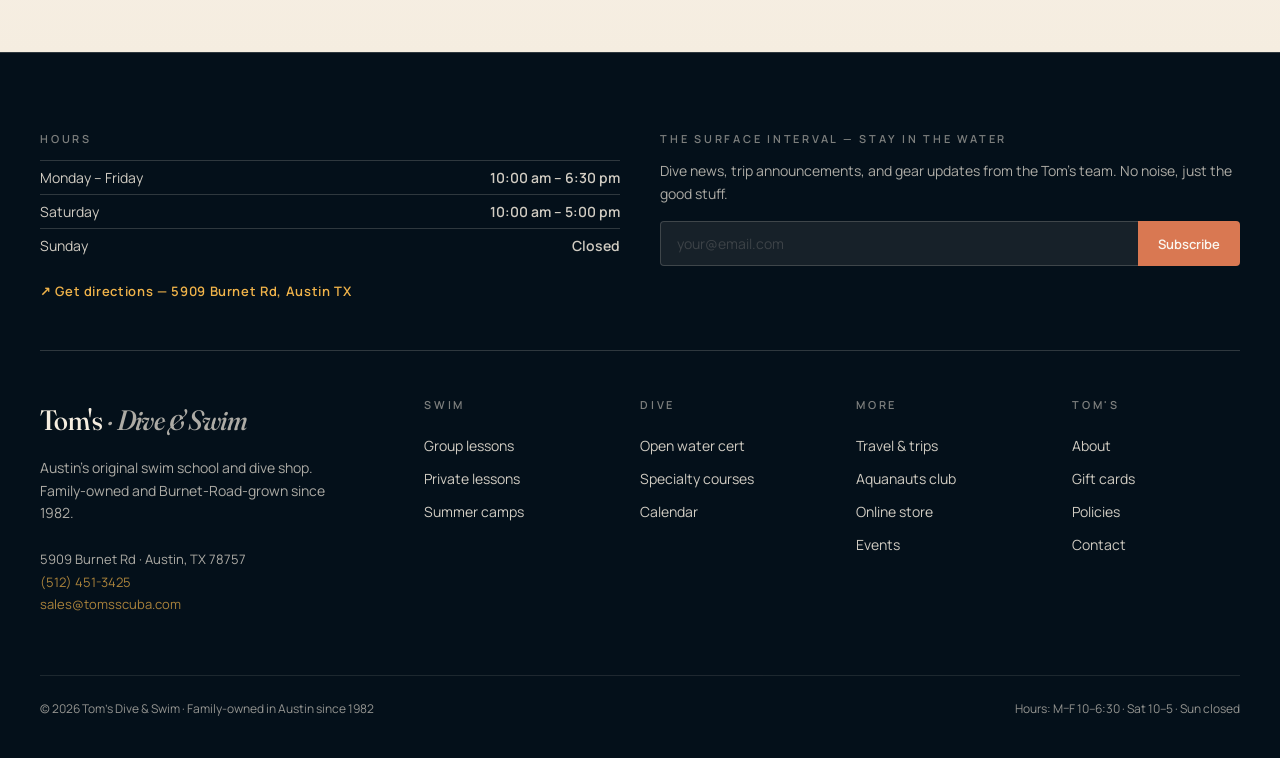
<file: shop.html>
<!DOCTYPE html>
<html lang="en">
<head>
<meta charset="UTF-8" />
<meta name="viewport" content="width=device-width, initial-scale=1.0" />
<title>Dive Gear & Equipment Austin TX | Tom's Dive & Swim</title>
<meta name="description" content="Full-service dive shop at 5909 Burnet Rd, Austin. Aqua Lung, Atomic, Mares & more. Scuba rentals, air fills, factory-trained regulator service. In-store & online.">
<link rel="canonical" href="https://tomsscuba.com/shop.html">
<meta property="og:type" content="website">
<meta property="og:site_name" content="Tom's Dive &amp; Swim">
<meta property="og:title" content="Dive Gear & Equipment Austin TX | Tom's Dive & Swim">
<meta property="og:description" content="Full-service dive shop at 5909 Burnet Rd, Austin. Aqua Lung, Atomic, Mares & more. Scuba rentals, air fills, factory-trained regulator service. In-store & online.">
<meta property="og:url" content="https://tomsscuba.com/shop.html">
<meta property="og:locale" content="en_US">
<meta name="twitter:card" content="summary_large_image">
<meta name="theme-color" content="#04101a">
<link rel="icon" href="favicon.ico" sizes="48x48">
<link rel="icon" type="image/png" sizes="32x32" href="assets/img/favicon-32x32.png">
<link rel="apple-touch-icon" href="assets/img/apple-touch-icon.png">
<meta property="og:image" content="https://tomsscuba.com/assets/img/og-image.png">
<meta property="og:image:width" content="1200">
<meta property="og:image:height" content="630">
<meta property="og:image:alt" content="Tom's Dive & Swim — Austin's water people since 1982">
<meta name="twitter:image" content="https://tomsscuba.com/assets/img/og-image.png">
<link rel="preconnect" href="https://fonts.googleapis.com">
<link rel="preconnect" href="https://fonts.gstatic.com" crossorigin>
<link href="https://fonts.googleapis.com/css2?family=Fraunces:opsz,wght,SOFT@9..144,300..900,0..100&family=Manrope:wght@300;400;500;600;700&display=swap" rel="stylesheet">
<link rel="stylesheet" href="assets/css/styles.css">
<style>
  .service-card {
    background: var(--paper);
    border: 1px solid var(--line-d);
    border-radius: 4px;
    padding: 36px;
    transition: transform 0.3s, border-color 0.3s, box-shadow 0.3s;
  }
  .service-card:hover {
    transform: translateY(-4px);
    border-color: var(--coral);
    box-shadow: 0 20px 60px rgba(10,31,46,0.08);
  }
  .service-card h3 {
    font-size: 26px; font-weight: 400; margin-bottom: 12px;
    font-variation-settings: "opsz" 80, "SOFT" 50;
  }
  .service-card p { font-size: 15px; opacity: 0.78; line-height: 1.6; margin-bottom: 20px; }
  .service-list { list-style: none; }
  .service-list li {
    padding: 8px 0; font-size: 14px;
    display: flex; gap: 10px;
  }
  .service-list li::before { content: '·'; color: var(--coral); font-weight: 700; }

  .fill-table {
    width: 100%; border-collapse: collapse; font-size: 15px;
  }
  .fill-table td {
    padding: 14px 0; border-top: 1px solid var(--line);
  }
  .fill-table td:last-child {
    text-align: right;
    font-family: 'Fraunces', serif; font-style: italic;
    font-variation-settings: "opsz" 144, "SOFT" 80;
    font-size: 19px; color: var(--sun);
  }
</style>
<script type="application/ld+json">
{
 "@context": "https://schema.org",
 "@type": "BreadcrumbList",
 "itemListElement": [
  {
   "@type": "ListItem",
   "position": 1,
   "name": "Home",
   "item": "https://tomsscuba.com/"
  },
  {
   "@type": "ListItem",
   "position": 2,
   "name": "Shop & Gear",
   "item": "https://tomsscuba.com/shop.html"
  }
 ]
}
</script>
<!-- Google Tag Manager -->
<script>(function(w,d,s,l,i){w[l]=w[l]||[];w[l].push({'gtm.start':
new Date().getTime(),event:'gtm.js'});var f=d.getElementsByTagName(s)[0],
j=d.createElement(s),dl=l!='dataLayer'?'&l='+l:'';j.async=true;j.src=
'https://www.googletagmanager.com/gtm.js?id='+i+dl;f.parentNode.insertBefore(j,f);
})(window,document,'script','dataLayer','GTM-N28V49VS');</script>
<!-- End Google Tag Manager -->
</head>
<body>
<!-- Google Tag Manager (noscript) -->
<noscript><iframe src="https://www.googletagmanager.com/ns.html?id=GTM-N28V49VS"
height="0" width="0" style="display:none;visibility:hidden"></iframe></noscript>
<!-- End Google Tag Manager (noscript) -->

<!-- NAV -->
<nav class="site-nav" id="nav">
  <a href="index.html" class="logo">Tom's <span>· Dive & Swim</span></a>
  <button class="menu-toggle" aria-label="Menu">
    <svg width="24" height="24" viewBox="0 0 24 24" fill="none" stroke="currentColor" stroke-width="2"><line x1="3" y1="6" x2="21" y2="6"/><line x1="3" y1="12" x2="21" y2="12"/><line x1="3" y1="18" x2="21" y2="18"/></svg>
  </button>
  <div class="nav-links">
    <a href="swim.html">Swim</a>
    <a href="dive.html">Dive</a>
    <a href="travel.html">Travel</a>
    <a href="club.html">Club</a>
    <a href="shop.html" class="active">Shop</a>
    <a href="about.html">About</a>
    <a href="contact.html">Contact</a>
    <a href="https://shop.tomsscuba.com/" class="nav-cta">Shop Online →</a>
  </div>
</nav>

<!-- HERO -->
<section class="hero hero-deep short with-bubbles">
  <div class="hero-content">
    <div class="hero-eyebrow dash">4,500 sq ft · Retail · Rentals · Repair · Fills</div>
    <h1 class="hero-title">The gear room of<br><em>Central Texas.</em></h1>
    <p class="hero-sub">Four decades of fitting divers and swimmers with the right equipment. Walk in for advice you can't get online — or shop online and pick up at the counter.</p>
    <div class="hero-ctas">
      <a href="https://shop.tomsscuba.com/" class="btn btn-primary">Shop online <span class="arrow">→</span></a>
      <a href="#services" class="btn btn-ghost">Repairs & fills</a>
    </div>
  </div>
</section>

<!-- STRIP -->
<div class="heritage-strip">
  <span><span class="dot"></span>Air & Nitrox fills</span>
  <span><span class="dot"></span>Full rental fleet</span>
  <span><span class="dot"></span>Authorized service center</span>
  <span><span class="dot"></span>Swim gear too</span>
</div>

<!-- SERVICES -->
<section class="section warm" id="services">
  <div class="section-head">
    <div>
      <div class="eyebrow coral"><span class="num"><span>1</span></span> In the shop</div>
      <h2 class="h2">Four things we do<br><em>every day.</em></h2>
    </div>
    <p>Gear is personal. A mask that fits your face, a BCD that fits your dive style, a wetsuit that fits, period. That's why the shop matters — and why we've kept 4,500 square feet of it on Burnet Road for forty years.</p>
  </div>

  <div class="container">
    <div class="card-grid-2">
      <div class="service-card">
        <div class="course-tag" style="color: var(--coral); font-size: 10px; letter-spacing: 0.25em; text-transform: uppercase; font-weight: 600; margin-bottom: 18px;">Retail</div>
        <h3>Gear that fits you</h3>
        <p>Masks, fins, snorkels, BCDs, regulators, computers, wetsuits, and exposure gear from the brands we actually trust — including Aqua Lung, Henderson, Tusa, and Atomic — plus swim gear, goggles, and training equipment for the pool side of the family.</p>
        <ul class="service-list">
          <li>Personal fitting with experienced staff</li>
          <li>Try gear in our pool before you buy (ask us)</li>
          <li>Aquanauts members save 10% on most items</li>
          <li>Order online, pick up in store</li>
        </ul>
        <a href="https://shop.tomsscuba.com/product-groups" class="btn btn-coral mt-4">Browse online store →</a>
      </div>

      <div class="service-card">
        <div class="course-tag" style="color: var(--coral); font-size: 10px; letter-spacing: 0.25em; text-transform: uppercase; font-weight: 600; margin-bottom: 18px;">Rentals</div>
        <h3>Rental fleet</h3>
        <p>Full sets or individual pieces. Our rental gear is serviced on schedule by our own technicians — the same fleet we trust for our certification classes.</p>
        <ul class="service-list">
          <li>BCDs, regulators, wetsuits, tanks, weights</li>
          <li>Daily and weekend rates</li>
          <li>Trip-length rentals for Tom's travel</li>
          <li>Student packages during certification</li>
        </ul>
        <a href="contact.html" class="btn btn-ghost-dark mt-4">Ask about rentals →</a>
      </div>

      <div class="service-card">
        <div class="course-tag" style="color: var(--coral); font-size: 10px; letter-spacing: 0.25em; text-transform: uppercase; font-weight: 600; margin-bottom: 18px;">Service & repair</div>
        <h3>Equipment repair</h3>
        <p>Factory-trained technicians for all major manufacturers — Aqua Lung, Apeks, Atomic, Sherwood, Spare Air, Suunto, OTS, AGA, and Whites. Flat-rate servicing with no time limits: every piece gets the time it needs, rebuilt to manufacturer spec with approved annual service kits.</p>
        <ul class="service-list">
          <li>Full regulator rebuilds: ultrasonic cleaning, new manufacturer parts, 3000 psi leak test</li>
          <li>BCD inspection and bladder repair</li>
          <li>Mail-in service via UPS/FedEx — we service customers across the region</li>
          <li>Trusted by Navy, Coast Guard, fire, and police dive teams</li>
        </ul>
        <a href="contact.html" class="btn btn-ghost-dark mt-4">Schedule service →</a>
      </div>

      <div class="service-card">
        <div class="course-tag" style="color: var(--coral); font-size: 10px; letter-spacing: 0.25em; text-transform: uppercase; font-weight: 600; margin-bottom: 18px;">Air & Nitrox</div>
        <h3>Fill station</h3>
        <p>Clean, dry breathing air and membrane nitrox while you wait. Bring your tanks by during shop hours — most fills take minutes.</p>
        <ul class="service-list">
          <li>Air and nitrox fills while you wait — most take minutes</li>
          <li>Current fill prices posted at the fill station</li>
          <li>Free standard air fills for Aquanauts on club dive days</li>
          <li>Cylinder services: visual inspections and hydrostatic testing</li>
        </ul>
        <a href="tel:5124513425" class="btn btn-ghost-dark mt-4">Call for fill prices →</a>
      </div>
    </div>
  </div>
</section>

<!-- SHOP BY CATEGORY (mirrors the online storefront) -->
<section class="section deep">
  <div class="container">
    <div class="section-head-center">
      <div class="eyebrow reveal" sun"><span class="num"><span>2</span></span> Shop by category</div>
      <h2 class="h2">The online store, <em>by aisle.</em></h2>
      <p>The same inventory as the shop floor, synced live. Pick a category to jump straight into the online store.</p>
    </div>

    <div class="card-grid-3">
      <a href="https://shop.tomsscuba.com/product-groups/new-items-at-tds-" class="course-card">
        <div class="course-tag">Just landed</div>
        <h3>New Items at TDS</h3>
        <p>The latest arrivals on the shop floor — new gear, new colors, new seasons.</p>
        <div class="course-meta"><span>Updated often</span></div>
      </a>
      <a href="https://shop.tomsscuba.com/product-groups/regulators" class="course-card">
        <div class="course-tag">Life support</div>
        <h3>Regulators</h3>
        <p>First stages, second stages, octos, and hose kits — the gear we service in-house and trust with our own dives.</p>
        <div class="course-meta"><span>Serviced in-house</span></div>
      </a>
      <a href="https://shop.tomsscuba.com/product-groups/buoyancy-compensators-bcds-" class="course-card">
        <div class="course-tag">Fit matters</div>
        <h3>Buoyancy Compensators</h3>
        <p>Jacket, back-inflate, and travel BCDs. Come try them on — fit is everything with a BCD.</p>
        <div class="course-meta"><span>Try in store</span></div>
      </a>
      <a href="https://shop.tomsscuba.com/product-groups/dive-computers-gauges" class="course-card">
        <div class="course-tag">On your wrist</div>
        <h3>Dive Computers & Gauges</h3>
        <p>Air-integrated, watch-style, and console computers. We'll set yours up and teach you to use it.</p>
        <div class="course-meta"><span>Free setup help</span></div>
      </a>
      <a href="https://shop.tomsscuba.com/product-groups/lights" class="course-card">
        <div class="course-tag">See more</div>
        <h3>Dive Lights</h3>
        <p>Primary lights, backups, and photo/video lights for night dives, wrecks, and Texas lake visibility.</p>
        <div class="course-meta"><span>Night & wreck ready</span></div>
      </a>
      <a href="https://shop.tomsscuba.com/product-groups/mask-fins-and-snorkel-kit-s-on-sale" class="course-card">
        <div class="course-tag">On sale</div>
        <h3>Mask, Fins & Snorkel Kits</h3>
        <p>Bundled starter kits at package pricing — the first gear every diver and snorkeler should own.</p>
        <div class="course-meta"><span>Package pricing</span></div>
      </a>
      <a href="https://shop.tomsscuba.com/product-groups/dive-memberships" class="course-card">
        <div class="course-tag">Join the crew</div>
        <h3>Dive Memberships</h3>
        <p>Austin Aquanauts club memberships — discounts, presale trip access, socials, and local dive days.</p>
        <div class="course-meta"><span>Individual & family</span></div>
      </a>
      <a href="https://shop.tomsscuba.com/product-groups/professional-development-scuba" class="course-card">
        <div class="course-tag">Go pro</div>
        <h3>Professional Development</h3>
        <p>Divemaster, Assistant Instructor, and Instructor programs — the path to working in diving.</p>
        <div class="course-meta"><span>Pro ratings</span></div>
      </a>
      <a href="https://shop.tomsscuba.com/product-groups/gift-cards" class="course-card">
        <div class="course-tag">Give the water</div>
        <h3>Gift Cards</h3>
        <p>Any amount, no expiration, works on lessons, courses, gear, and fills.</p>
        <div class="course-meta"><span>Digital or physical</span></div>
      </a>
    </div>

    <p class="text-center mt-5">
      <a href="https://shop.tomsscuba.com/products" class="btn btn-ghost">Or browse all products →</a>
    </p>
  </div>
</section>

<!-- ONLINE STORE BANNER -->
<section class="section mid" style="text-align: center;">
  <div class="container-narrow">
    <div class="eyebrow sun" style="justify-content:center; display:inline-flex;"><span class="num"><span>3</span></span> Online store</div>
    <h2 class="h2 mb-4">Shop from your <em>couch.</em><br>Pick up at the counter.</h2>
    <p class="lead" style="opacity: 0.8; max-width: 560px; margin: 0 auto 36px;">
      Our full online store carries gear, course registrations, and trip bookings — synced live with shop inventory. Order ahead and we'll have it waiting, or ship it to your door.
    </p>
    <a href="https://shop.tomsscuba.com/" class="btn btn-primary">Open shop.tomsscuba.com <span class="arrow">→</span></a>
  </div>
</section>

<!-- FINAL CTA -->
<section class="section warm" style="text-align: center;">
  <div class="container-narrow">
    <h2 class="h2 mb-4">Or just <em>come by.</em></h2>
    <p class="lead" style="opacity: 0.78; max-width: 540px; margin: 0 auto 36px;">
      5909 Burnet Rd. Monday through Friday 10 to 6:30, Saturday 10 to 5. Bring your questions, your leaky regulator, or your kid who wants to see the pool.
    </p>
    <div style="display: flex; gap: 16px; justify-content: center; flex-wrap: wrap;">
      <a href="contact.html" class="btn btn-coral">Directions & hours <span class="arrow">→</span></a>
      <a href="tel:5124513425" class="btn btn-ghost-dark">Call (512) 451-3425</a>
    </div>
  </div>
</section>

<!-- FOOTER -->
<footer>
  <!-- Enhanced footer: hours, directions, newsletter -->
  <div class="footer-hours-map">
    <div class="footer-hours">
      <h4>Hours</h4>
      <table>
        <tr><td>Monday – Friday</td><td>10:00 am – 6:30 pm</td></tr>
        <tr><td>Saturday</td><td>10:00 am – 5:00 pm</td></tr>
        <tr><td>Sunday</td><td>Closed</td></tr>
      </table>
      <div class="footer-directions">
        <a href="https://maps.google.com/?q=5909+Burnet+Rd+Austin+TX+78757" target="_blank" rel="noopener">Get directions — 5909 Burnet Rd, Austin TX</a>
      </div>
    </div>
    <div class="footer-newsletter">
      <h4>The Surface Interval — stay in the water</h4>
      <p>Dive news, trip announcements, and gear updates from the Tom's team. No noise, just the good stuff.</p>
      <form class="footer-newsletter-form" action="contact.html" method="get" onsubmit="return false;">
        <input type="email" name="email" placeholder="your@email.com" autocomplete="email">
        <button type="submit">Subscribe</button>
      </form>
    </div>
  </div>
  <div class="footer-inner">
    <div class="footer-brand">
      <a href="index.html" class="logo">Tom's <span>· Dive & Swim</span></a>
      <p>Austin's original swim school and dive shop. Family-owned and Burnet-Road-grown since 1982.</p>
      <div class="footer-contact">
        5909 Burnet Rd · Austin, TX 78757<br>
        <a href="tel:5124513425">(512) 451-3425</a><br>
        <a href="mailto:sales@tomsscuba.com">sales@tomsscuba.com</a>
      </div>
    </div>
    <div class="footer-col">
      <h4>Swim</h4>
      <a href="swim.html">Group lessons</a>
      <a href="swim.html">Private lessons</a>
      <a href="swim.html">Summer camps</a>
    </div>
    <div class="footer-col">
      <h4>Dive</h4>
      <a href="dive.html">Open water cert</a>
      <a href="dive.html#specialties">Specialty courses</a>
      <a href="dive.html#calendar">Calendar</a>
    </div>
    <div class="footer-col">
      <h4>More</h4>
      <a href="travel.html">Travel & trips</a>
      <a href="club.html">Aquanauts club</a>
      <a href="https://shop.tomsscuba.com/">Online store</a>
      <a href="events.html">Events</a>
    </div>
    <div class="footer-col">
      <h4>Tom's</h4>
      <a href="about.html">About</a>
      <a href="gift-cards.html">Gift cards</a>
      <a href="policies.html">Policies</a>
      <a href="contact.html">Contact</a>
    </div>
  </div>
  <div class="footer-bottom">
    <span>© 2026 Tom's Dive & Swim · Family-owned in Austin since 1982</span>
    <span>Hours: M–F 10–6:30 · Sat 10–5 · Sun closed</span>
  </div>
</footer>

<script src="assets/js/main.js"></script>
</body>
</html>
</file>
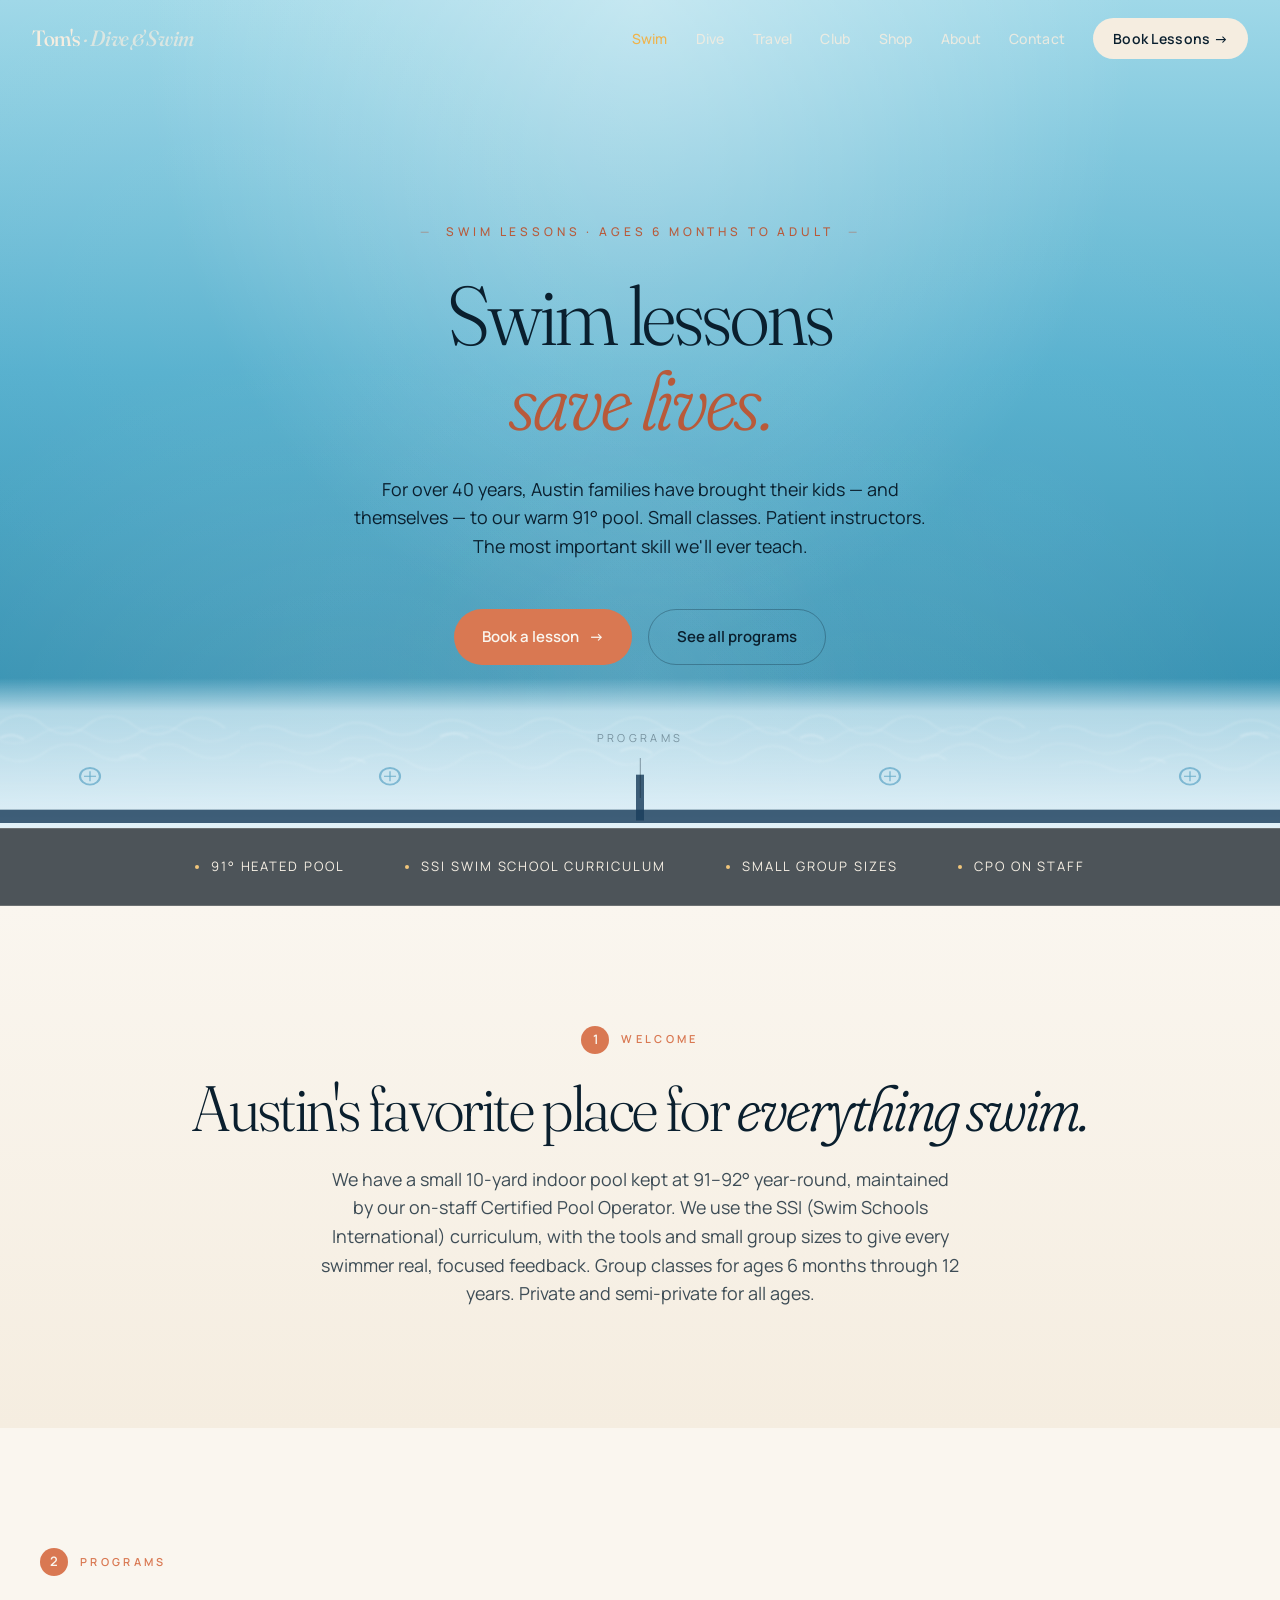
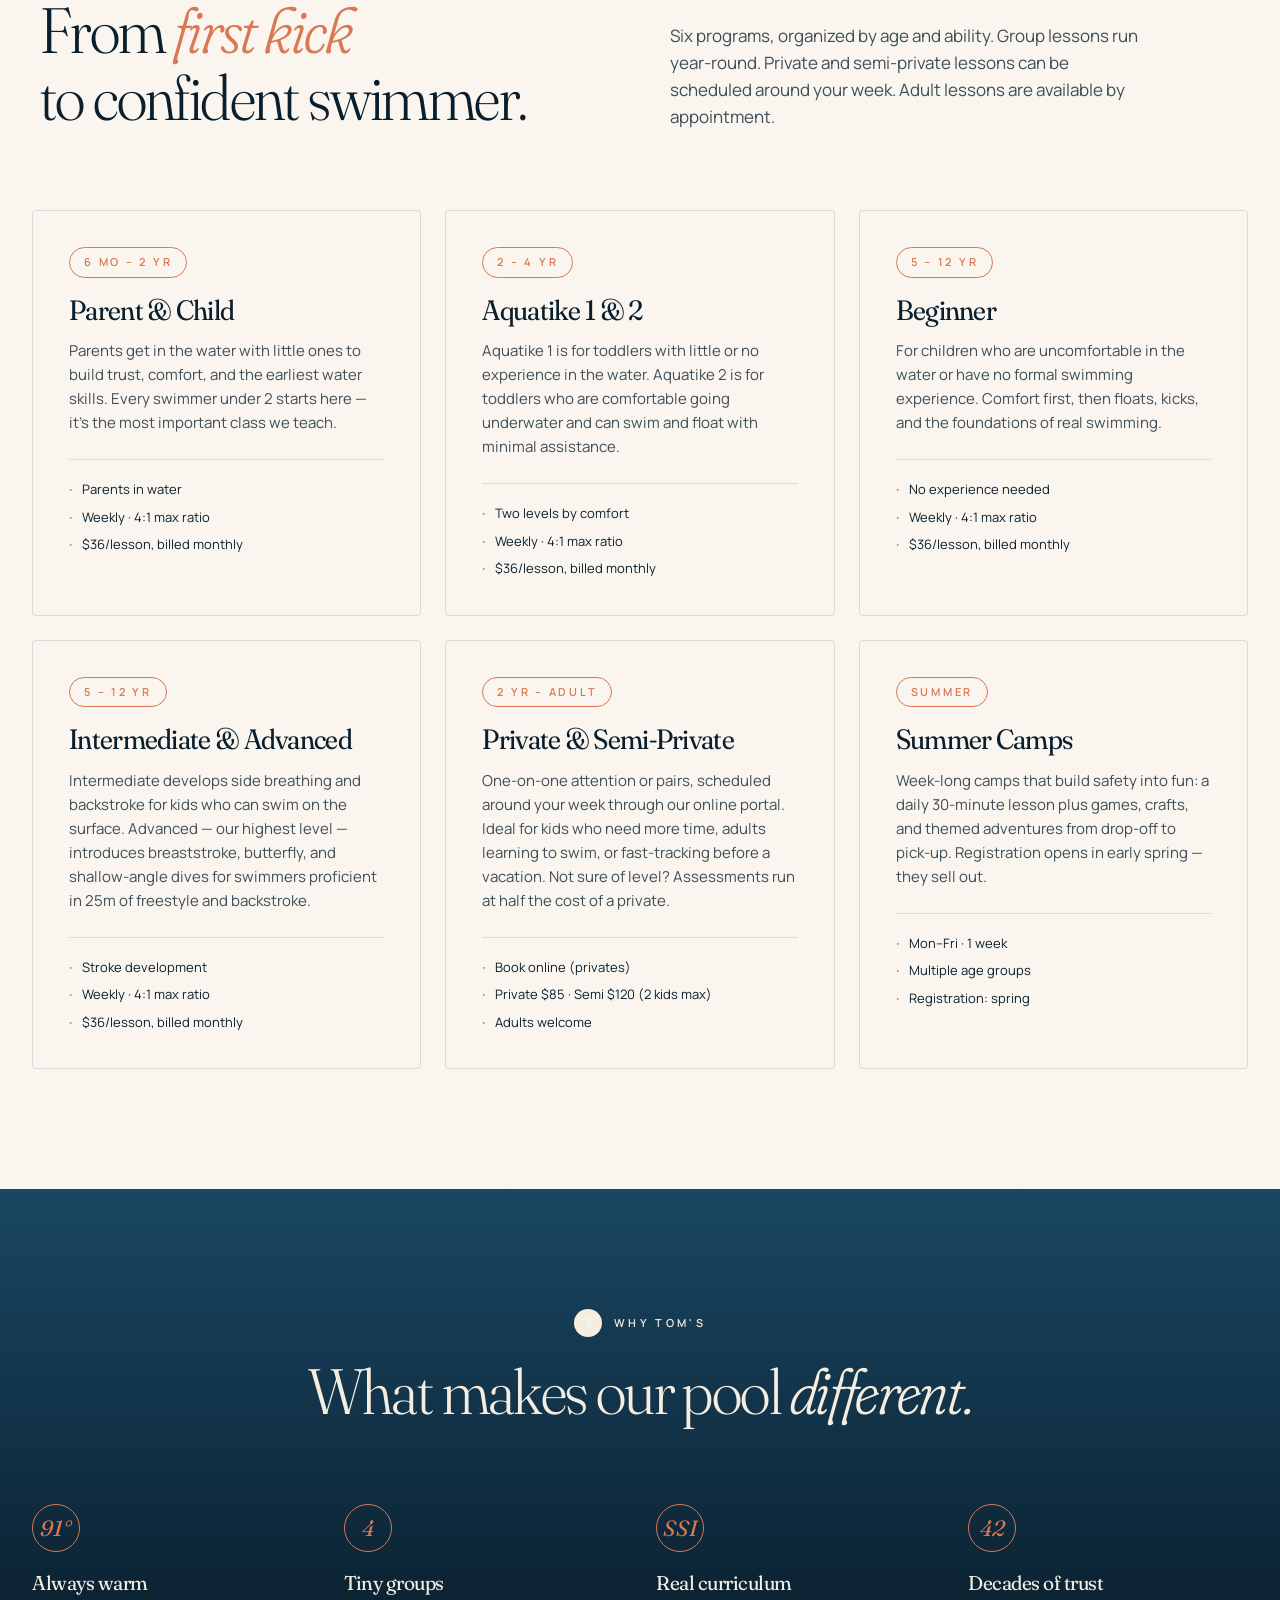
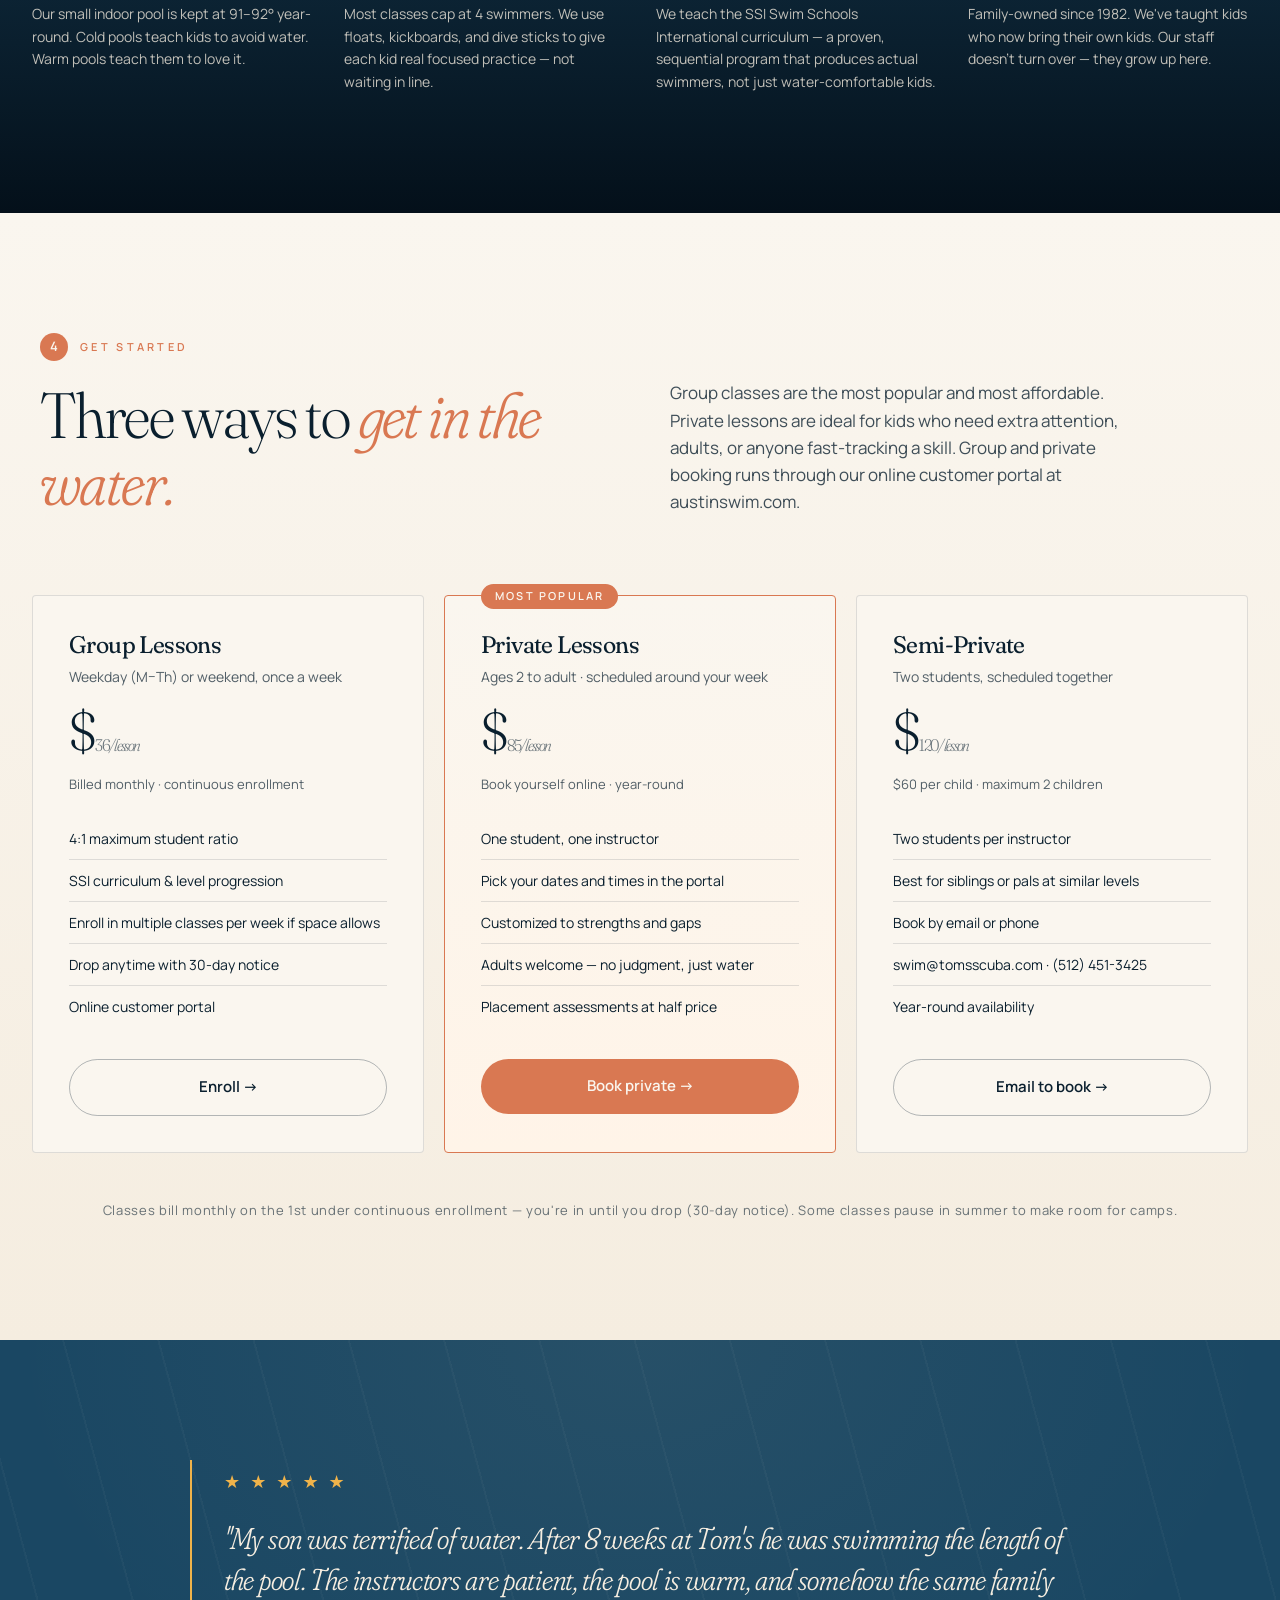
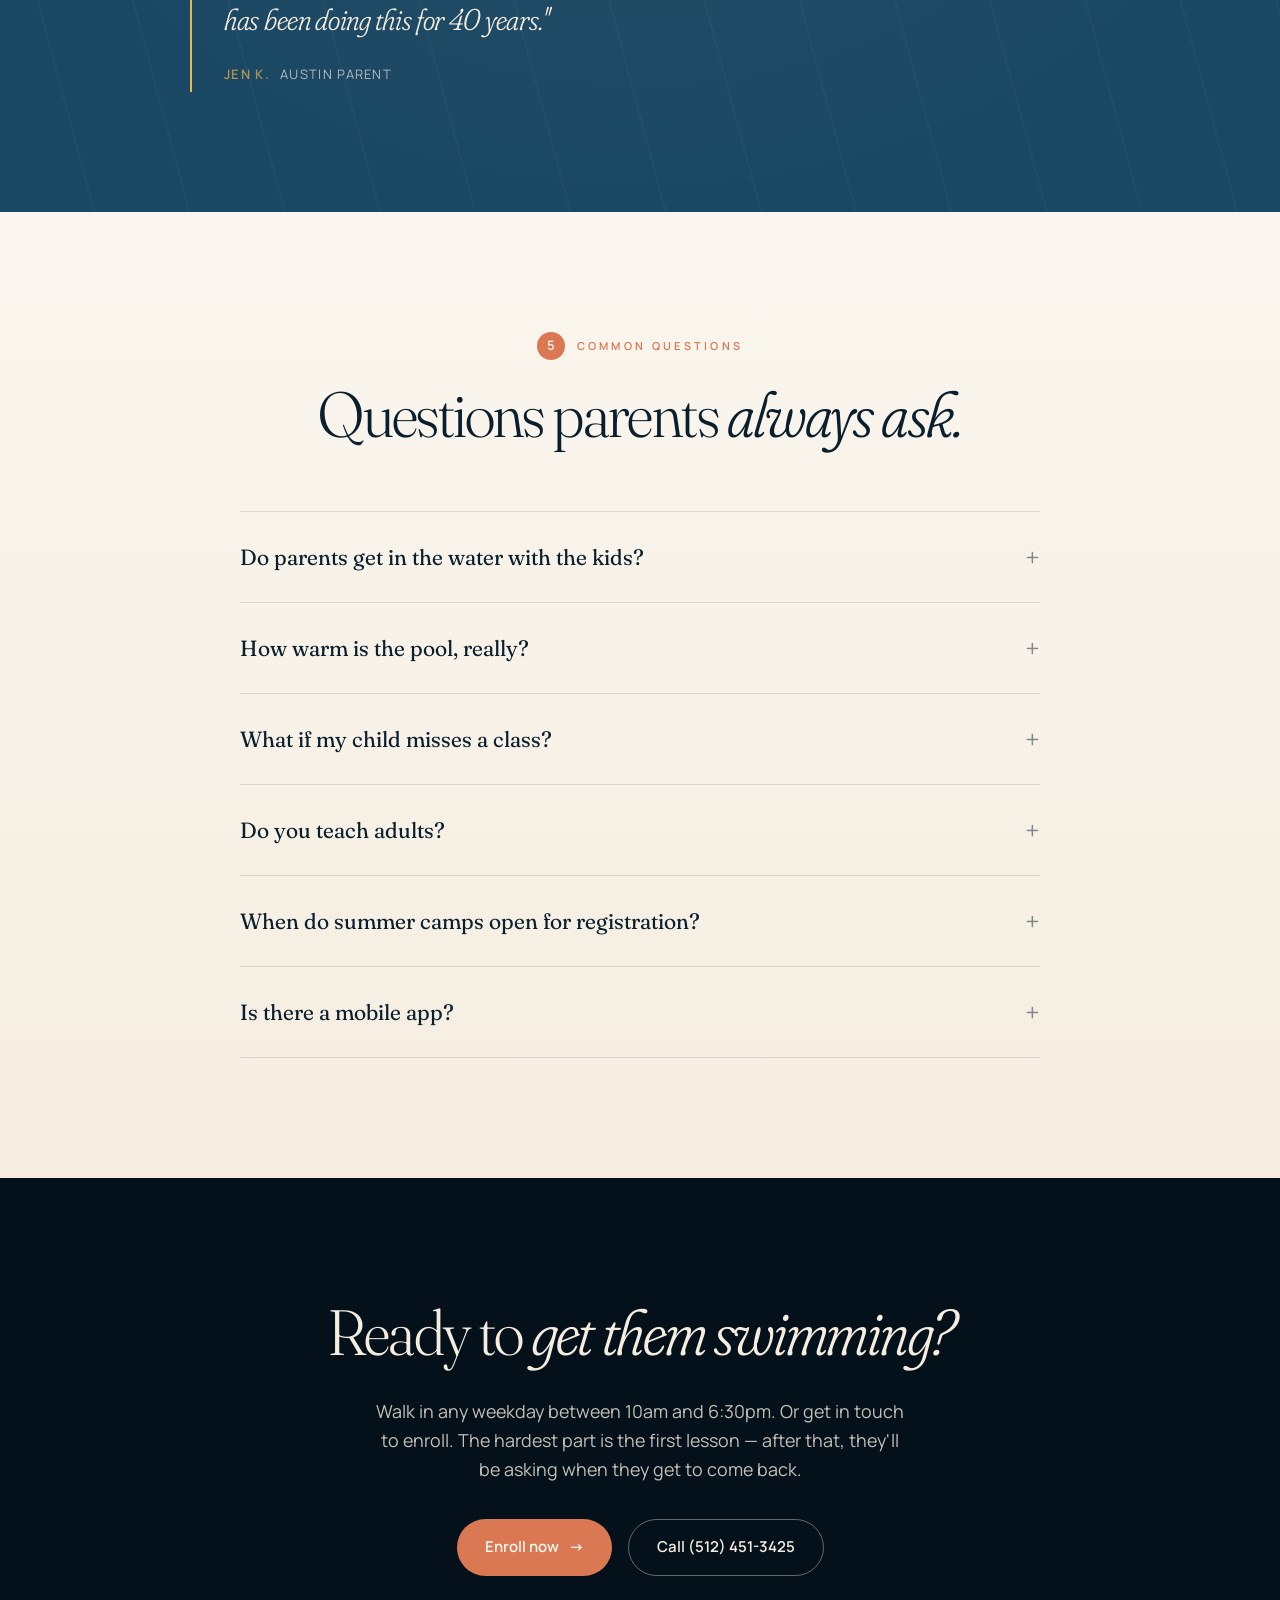
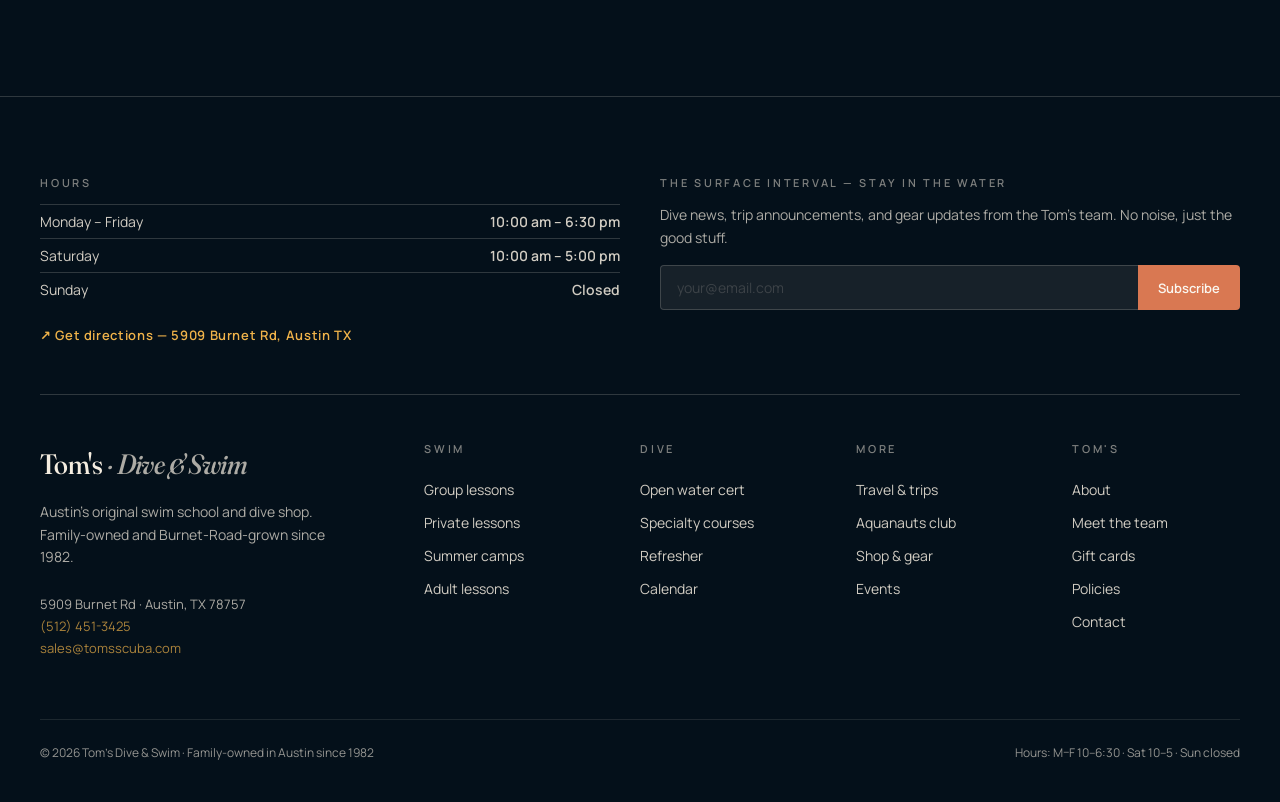
<file: swim.html>
<!DOCTYPE html>
<html lang="en">
<head>
<meta charset="UTF-8" />
<meta name="viewport" content="width=device-width, initial-scale=1.0" />
<title>Swim Lessons Austin TX | Tom's Dive & Swim — Ages 6 mo–Adult</title>
<meta name="description" content="Austin swim lessons in a 91° indoor pool. Group $36/lesson · Private $85 · Semi-private $120. Ages 6 months to adult, 4:1 max ratio, SSI curriculum. Year-round enrollment.">
<link rel="canonical" href="https://tomsscuba.com/swim.html">
<meta property="og:type" content="website">
<meta property="og:site_name" content="Tom's Dive &amp; Swim">
<meta property="og:title" content="Swim Lessons Austin TX | Tom's Dive & Swim — Ages 6 mo–Adult">
<meta property="og:description" content="Austin swim lessons in a 91° indoor pool. Group $36/lesson · Private $85 · Semi-private $120. Ages 6 months to adult, 4:1 max ratio, SSI curriculum. Year-round enrollment.">
<meta property="og:url" content="https://tomsscuba.com/swim.html">
<meta property="og:locale" content="en_US">
<meta name="twitter:card" content="summary_large_image">
<meta name="theme-color" content="#04101a">
<link rel="icon" href="favicon.ico" sizes="48x48">
<link rel="icon" type="image/png" sizes="32x32" href="assets/img/favicon-32x32.png">
<link rel="apple-touch-icon" href="assets/img/apple-touch-icon.png">
<meta property="og:image" content="https://tomsscuba.com/assets/img/og-image.png">
<meta property="og:image:width" content="1200">
<meta property="og:image:height" content="630">
<meta property="og:image:alt" content="Tom's Dive & Swim — Austin's water people since 1982">
<meta name="twitter:image" content="https://tomsscuba.com/assets/img/og-image.png">
<link rel="preconnect" href="https://fonts.googleapis.com">
<link rel="preconnect" href="https://fonts.gstatic.com" crossorigin>
<link href="https://fonts.googleapis.com/css2?family=Fraunces:opsz,wght,SOFT@9..144,300..900,0..100&family=Manrope:wght@300;400;500;600;700&display=swap" rel="stylesheet">
<link rel="stylesheet" href="assets/css/styles.css">
<style>
  .program-card {
    background: var(--paper);
    border: 1px solid var(--line-d);
    border-radius: 4px;
    padding: 36px;
    transition: transform 0.3s, border-color 0.3s, box-shadow 0.3s;
  }
  .program-card:hover {
    transform: translateY(-4px);
    border-color: var(--coral);
    box-shadow: 0 20px 60px rgba(10,31,46,0.08);
  }
  .program-age {
    display: inline-block;
    font-size: 11px; letter-spacing: 0.25em; text-transform: uppercase;
    color: var(--coral); font-weight: 600;
    border: 1px solid var(--coral); border-radius: 999px;
    padding: 6px 14px; margin-bottom: 18px;
  }
  .program-card h3 {
    font-size: 28px; margin-bottom: 14px;
    font-variation-settings: "opsz" 80, "SOFT" 50;
    font-weight: 400;
  }
  .program-card p { font-size: 15px; opacity: 0.78; line-height: 1.6; margin-bottom: 24px; }
  .program-details {
    border-top: 1px solid var(--line-d); padding-top: 20px;
    display: grid; gap: 8px; font-size: 13px;
  }
  .program-details span { display: flex; gap: 10px; }
  .program-details span::before { content: '·'; color: var(--coral); font-weight: 700; }

  .why-grid { display: grid; grid-template-columns: repeat(4, 1fr); gap: 32px; }
  @media (max-width: 968px) { .why-grid { grid-template-columns: repeat(2, 1fr); } }
  @media (max-width: 600px) { .why-grid { grid-template-columns: 1fr; } }

  .why-item .why-icon {
    width: 48px; height: 48px;
    border: 1px solid var(--coral); border-radius: 50%;
    display: flex; align-items: center; justify-content: center;
    color: var(--coral); margin-bottom: 20px;
    font-family: 'Fraunces', serif;
    font-style: italic; font-size: 22px;
  }
  .why-item h3 { font-size: 20px; font-weight: 400; margin-bottom: 10px;
    font-variation-settings: "opsz" 60, "SOFT" 50; }
  .why-item p { font-size: 14px; opacity: 0.78; line-height: 1.6; }

  .pricing-grid { display: grid; grid-template-columns: repeat(3, 1fr); gap: 20px; }
  @media (max-width: 968px) { .pricing-grid { grid-template-columns: 1fr; } }
  .price-card {
    background: var(--paper);
    border: 1px solid var(--line-d);
    border-radius: 4px;
    padding: 36px;
    position: relative;
  }
  .price-card.featured {
    border-color: var(--coral);
    background: linear-gradient(180deg, var(--paper) 0%, #fff4e8 100%);
  }
  .price-card.featured::before {
    content: 'Most popular';
    position: absolute; top: -12px; left: 36px;
    background: var(--coral); color: var(--paper);
    padding: 4px 14px; border-radius: 999px;
    font-size: 11px; letter-spacing: 0.2em; text-transform: uppercase;
    font-weight: 600;
  }
  .price-card h3 {
    font-size: 24px; font-weight: 400;
    font-variation-settings: "opsz" 60, "SOFT" 50;
    margin-bottom: 8px;
  }
  .price-tag {
    font-family: 'Fraunces', serif; font-weight: 300;
    font-variation-settings: "opsz" 144, "SOFT" 60;
    font-size: 56px; line-height: 1; letter-spacing: -0.03em;
    margin: 16px 0;
  }
  .price-tag sup { font-size: 0.3em; vertical-align: top; opacity: 0.6; }
  .price-tag span { font-size: 0.3em; opacity: 0.6; font-style: italic; font-weight: 300; }
  .price-features { list-style: none; margin-top: 24px; }
  .price-features li {
    padding: 10px 0;
    border-top: 1px solid var(--line-d);
    font-size: 14px;
  }
  .price-features li:first-child { border-top: none; }
</style>
<script type="application/ld+json">
{
 "@context": "https://schema.org",
 "@type": "BreadcrumbList",
 "itemListElement": [
  {
   "@type": "ListItem",
   "position": 1,
   "name": "Home",
   "item": "https://tomsscuba.com/"
  },
  {
   "@type": "ListItem",
   "position": 2,
   "name": "Swim Lessons",
   "item": "https://tomsscuba.com/swim.html"
  }
 ]
}
</script>
<script type="application/ld+json">
{
 "@context": "https://schema.org",
 "@type": "FAQPage",
 "mainEntity": [
  {
   "@type": "Question",
   "name": "Do parents get in the water with the kids?",
   "acceptedAnswer": {
    "@type": "Answer",
    "text": "Only for the Parent & Child class (6 months to 2 years). Starting with Preschool 1, kids are in the water directly with the instructor while parents watch from a dedicated viewing area."
   }
  },
  {
   "@type": "Question",
   "name": "How warm is the pool?",
   "acceptedAnswer": {
    "@type": "Answer",
    "text": "91 to 92 degrees Fahrenheit, year-round. The pool is small (10 yards), indoors, and maintained by an on-staff Certified Pool Operator."
   }
  },
  {
   "@type": "Question",
   "name": "What if my child misses a class?",
   "acceptedAnswer": {
    "@type": "Answer",
    "text": "Group class students can schedule a make-up lesson through the mobile app."
   }
  },
  {
   "@type": "Question",
   "name": "Do you teach adults to swim?",
   "acceptedAnswer": {
    "@type": "Answer",
    "text": "Yes, through private appointment. Many adults come before a beach vacation, a triathlon, or simply to finally learn."
   }
  },
  {
   "@type": "Question",
   "name": "When do summer camps open for registration?",
   "acceptedAnswer": {
    "@type": "Answer",
    "text": "Spring Break and Summer Camp registration typically opens in late January and February, and sessions fill quickly."
   }
  },
  {
   "@type": "Question",
   "name": "Is there a mobile app?",
   "acceptedAnswer": {
    "@type": "Answer",
    "text": "Yes. The swim school app handles enrollment, attendance, private lesson booking, and announcements on iOS and Android."
   }
  }
 ]
}
</script>
<!-- Google Tag Manager -->
<script>(function(w,d,s,l,i){w[l]=w[l]||[];w[l].push({'gtm.start':
new Date().getTime(),event:'gtm.js'});var f=d.getElementsByTagName(s)[0],
j=d.createElement(s),dl=l!='dataLayer'?'&l='+l:'';j.async=true;j.src=
'https://www.googletagmanager.com/gtm.js?id='+i+dl;f.parentNode.insertBefore(j,f);
})(window,document,'script','dataLayer','GTM-N28V49VS');</script>
<!-- End Google Tag Manager -->
</head>
<body>
<!-- Google Tag Manager (noscript) -->
<noscript><iframe src="https://www.googletagmanager.com/ns.html?id=GTM-N28V49VS"
height="0" width="0" style="display:none;visibility:hidden"></iframe></noscript>
<!-- End Google Tag Manager (noscript) -->

<!-- NAV -->
<nav class="site-nav" id="nav">
  <a href="index.html" class="logo">Tom's <span>· Dive & Swim</span></a>
  <button class="menu-toggle" aria-label="Menu">
    <svg width="24" height="24" viewBox="0 0 24 24" fill="none" stroke="currentColor" stroke-width="2"><line x1="3" y1="6" x2="21" y2="6"/><line x1="3" y1="12" x2="21" y2="12"/><line x1="3" y1="18" x2="21" y2="18"/></svg>
  </button>
  <div class="nav-links">
    <a href="swim.html" class="active">Swim</a>
    <a href="dive.html">Dive</a>
    <a href="travel.html">Travel</a>
    <a href="club.html">Club</a>
    <a href="shop.html">Shop</a>
    <a href="about.html">About</a>
    <a href="contact.html">Contact</a>
    <a href="#book" class="nav-cta">Book Lessons →</a>
  </div>
</nav>

<!-- HERO -->
<section class="hero hero-pool">
  <div class="hero-content">
    <div class="hero-eyebrow dash">Swim lessons · Ages 6 months to adult</div>
    <h1 class="hero-title">Swim lessons<br><em>save lives.</em></h1>
    <p class="hero-sub">For over 40 years, Austin families have brought their kids — and themselves — to our warm 91° pool. Small classes. Patient instructors. The most important skill we'll ever teach.</p>
    <div class="hero-ctas">
      <a href="#book" class="btn btn-coral">Book a lesson <span class="arrow">→</span></a>
      <a href="#programs" class="btn btn-ghost-dark">See all programs</a>
    </div>
  </div>
  <div class="scroll-cue" style="color: var(--ink); opacity: 0.4;"><span>Programs</span><div class="line" style="background: var(--ink);"></div></div>
</section>

<!-- STRIP -->
<div class="heritage-strip">
  <span><span class="dot"></span>91° heated pool</span>
  <span><span class="dot"></span>SSI Swim School Curriculum</span>
  <span><span class="dot"></span>Small group sizes</span>
  <span><span class="dot"></span>CPO on staff</span>
</div>

<!-- INTRO COPY -->
<section class="section warm">
  <div class="container-narrow text-center">
    <div class="eyebrow coral" style="justify-content:center; display:inline-flex;"><span class="num"><span>1</span></span> Welcome</div>
    <h2 class="h2 mb-3 reveal">Austin's favorite place for <em>everything swim.</em></h2>
    <p class="lead" style="opacity: 0.78; max-width: 640px; margin: 0 auto;">
      We have a small 10-yard indoor pool kept at 91–92° year-round, maintained by our on-staff Certified Pool Operator.
      We use the SSI (Swim Schools International) curriculum, with the tools and small group sizes to give every swimmer
      real, focused feedback. Group classes for ages 6 months through 12 years. Private and semi-private for all ages.
    </p>
  </div>
</section>

<!-- PROGRAMS -->
<section class="section" id="programs">
  <div class="section-head">
    <div>
      <div class="eyebrow coral"><span class="num"><span>2</span></span> Programs</div>
      <h2 class="h2">From <em>first kick</em><br>to confident swimmer.</h2>
    </div>
    <p>Six programs, organized by age and ability. Group lessons run year-round. Private and semi-private lessons can be scheduled around your week. Adult lessons are available by appointment.</p>
  </div>

  <div class="container">
    <div class="card-grid-3">
      <div class="program-card">
        <span class="program-age">6 mo – 2 yr</span>
        <h3>Parent & Child</h3>
        <p>Parents get in the water with little ones to build trust, comfort, and the earliest water skills. Every swimmer under 2 starts here — it's the most important class we teach.</p>
        <div class="program-details">
          <span>Parents in water</span>
          <span>Weekly · 4:1 max ratio</span>
          <span>$36/lesson, billed monthly</span>
        </div>
      </div>

      <div class="program-card">
        <span class="program-age">2 – 4 yr</span>
        <h3>Aquatike 1 & 2</h3>
        <p>Aquatike 1 is for toddlers with little or no experience in the water. Aquatike 2 is for toddlers who are comfortable going underwater and can swim and float with minimal assistance.</p>
        <div class="program-details">
          <span>Two levels by comfort</span>
          <span>Weekly · 4:1 max ratio</span>
          <span>$36/lesson, billed monthly</span>
        </div>
      </div>

      <div class="program-card">
        <span class="program-age">5 – 12 yr</span>
        <h3>Beginner</h3>
        <p>For children who are uncomfortable in the water or have no formal swimming experience. Comfort first, then floats, kicks, and the foundations of real swimming.</p>
        <div class="program-details">
          <span>No experience needed</span>
          <span>Weekly · 4:1 max ratio</span>
          <span>$36/lesson, billed monthly</span>
        </div>
      </div>

      <div class="program-card">
        <span class="program-age">5 – 12 yr</span>
        <h3>Intermediate & Advanced</h3>
        <p>Intermediate develops side breathing and backstroke for kids who can swim on the surface. Advanced — our highest level — introduces breaststroke, butterfly, and shallow-angle dives for swimmers proficient in 25m of freestyle and backstroke.</p>
        <div class="program-details">
          <span>Stroke development</span>
          <span>Weekly · 4:1 max ratio</span>
          <span>$36/lesson, billed monthly</span>
        </div>
      </div>

      <div class="program-card">
        <span class="program-age">2 yr – Adult</span>
        <h3>Private & Semi-Private</h3>
        <p>One-on-one attention or pairs, scheduled around your week through our online portal. Ideal for kids who need more time, adults learning to swim, or fast-tracking before a vacation. Not sure of level? Assessments run at half the cost of a private.</p>
        <div class="program-details">
          <span>Book online (privates)</span>
          <span>Private $85 · Semi $120 (2 kids max)</span>
          <span>Adults welcome</span>
        </div>
      </div>

      <div class="program-card">
        <span class="program-age">Summer</span>
        <h3>Summer Camps</h3>
        <p>Week-long camps that build safety into fun: a daily 30-minute lesson plus games, crafts, and themed adventures from drop-off to pick-up. Registration opens in early spring — they sell out.</p>
        <div class="program-details">
          <span>Mon–Fri · 1 week</span>
          <span>Multiple age groups</span>
          <span>Registration: spring</span>
        </div>
      </div>
    </div>
  </div>
</section>

<!-- WHY TOM'S -->
<section class="section dark">
  <div class="container">
    <div class="section-head-center">
      <div class="eyebrow reveal" sun" style="justify-content:center; display:inline-flex;"><span class="num"><span>3</span></span> Why Tom's</div>
      <h2 class="h2">What makes our pool <em>different.</em></h2>
    </div>
    <div class="why-grid">
      <div class="why-item">
        <div class="why-icon">91°</div>
        <h3>Always warm</h3>
        <p>Our small indoor pool is kept at 91–92° year-round. Cold pools teach kids to avoid water. Warm pools teach them to love it.</p>
      </div>
      <div class="why-item">
        <div class="why-icon">4</div>
        <h3>Tiny groups</h3>
        <p>Most classes cap at 4 swimmers. We use floats, kickboards, and dive sticks to give each kid real focused practice — not waiting in line.</p>
      </div>
      <div class="why-item">
        <div class="why-icon">SSI</div>
        <h3>Real curriculum</h3>
        <p>We teach the SSI Swim Schools International curriculum — a proven, sequential program that produces actual swimmers, not just water-comfortable kids.</p>
      </div>
      <div class="why-item">
        <div class="why-icon">42</div>
        <h3>Decades of trust</h3>
        <p>Family-owned since 1982. We've taught kids who now bring their own kids. Our staff doesn't turn over — they grow up here.</p>
      </div>
    </div>
  </div>
</section>

<!-- PRICING -->
<section class="section warm" id="book">
  <div class="section-head">
    <div>
      <div class="eyebrow coral"><span class="num"><span>4</span></span> Get started</div>
      <h2 class="h2">Three ways to <em>get in the water.</em></h2>
    </div>
    <p>Group classes are the most popular and most affordable. Private lessons are ideal for kids who need extra attention, adults, or anyone fast-tracking a skill. Group and private booking runs through our online customer portal at austinswim.com.</p>
  </div>

  <div class="container">
    <div class="pricing-grid">
      <div class="price-card">
        <h3>Group Lessons</h3>
        <p style="font-size: 14px; opacity: 0.7;">Weekday (M–Th) or weekend, once a week</p>
        <div class="price-tag">$<span style="font-style: normal;">36</span><span>/lesson</span></div>
        <p style="font-size: 13px; opacity: 0.7; margin-bottom: 0;">Billed monthly · continuous enrollment</p>
        <ul class="price-features">
          <li>4:1 maximum student ratio</li>
          <li>SSI curriculum & level progression</li>
          <li>Enroll in multiple classes per week if space allows</li>
          <li>Drop anytime with 30-day notice</li>
          <li>Online customer portal</li>
        </ul>
        <a href="https://www.austinswim.com/classes" class="btn btn-ghost-dark mt-4" style="width: 100%; justify-content: center;">Enroll →</a>
      </div>

      <div class="price-card featured">
        <h3>Private Lessons</h3>
        <p style="font-size: 14px; opacity: 0.7;">Ages 2 to adult · scheduled around your week</p>
        <div class="price-tag">$<span style="font-style: normal;">85</span><span>/lesson</span></div>
        <p style="font-size: 13px; opacity: 0.7; margin-bottom: 0;">Book yourself online · year-round</p>
        <ul class="price-features">
          <li>One student, one instructor</li>
          <li>Pick your dates and times in the portal</li>
          <li>Customized to strengths and gaps</li>
          <li>Adults welcome — no judgment, just water</li>
          <li>Placement assessments at half price</li>
        </ul>
        <a href="https://www.austinswim.com/portal/private-lessons" class="btn btn-coral mt-4" style="width: 100%; justify-content: center;">Book private →</a>
      </div>

      <div class="price-card">
        <h3>Semi-Private</h3>
        <p style="font-size: 14px; opacity: 0.7;">Two students, scheduled together</p>
        <div class="price-tag">$<span style="font-style: normal;">120</span><span>/lesson</span></div>
        <p style="font-size: 13px; opacity: 0.7; margin-bottom: 0;">$60 per child · maximum 2 children</p>
        <ul class="price-features">
          <li>Two students per instructor</li>
          <li>Best for siblings or pals at similar levels</li>
          <li>Book by email or phone</li>
          <li>swim@tomsscuba.com · (512) 451-3425</li>
          <li>Year-round availability</li>
        </ul>
        <a href="mailto:swim@tomsscuba.com" class="btn btn-ghost-dark mt-4" style="width: 100%; justify-content: center;">Email to book →</a>
      </div>
    </div>

    <p class="text-center mt-5" style="font-size: 13px; opacity: 0.6; letter-spacing: 0.05em;">
      Classes bill monthly on the 1st under continuous enrollment — you're in until you drop (30-day notice). Some classes pause in summer to make room for camps.
    </p>
  </div>
</section>

<!-- TESTIMONIAL -->
<section class="section mid">
  <div class="container-narrow">
    <div class="testimonial" style="border-left-color: var(--sun);">
      <div class="review-stars">★ ★ ★ ★ ★</div>
      <p class="testimonial-quote">"My son was terrified of water. After 8 weeks at Tom's he was swimming the length of the pool. The instructors are patient, the pool is warm, and somehow the same family has been doing this for 40 years."</p>
      <div class="testimonial-attr"><strong>Jen K.</strong> Austin parent</div>
    </div>
  </div>
</section>

<!-- FAQ -->
<section class="section warm">
  <div class="container-narrow">
    <div class="text-center mb-6">
      <div class="eyebrow coral" style="justify-content:center; display:inline-flex;"><span class="num"><span>5</span></span> Common questions</div>
      <h2 class="h2">Questions parents <em>always ask.</em></h2>
    </div>

    <div class="faq-list">
      <div class="faq-item">
        <div class="faq-q">Do parents get in the water with the kids?</div>
        <div class="faq-a">Only for our Parent & Child class (6 months to 2 years). Starting with Preschool 1, kids are in the water directly with the instructor while parents watch from our dedicated viewing area.</div>
      </div>
      <div class="faq-item">
        <div class="faq-q">How warm is the pool, really?</div>
        <div class="faq-a">91 to 92 degrees, year-round. It's small (10 yards) and indoors, maintained by our on-staff Certified Pool Operator. Cold pools teach kids to avoid water. Ours doesn't.</div>
      </div>
      <div class="faq-item">
        <div class="faq-q">What if my child misses a class?</div>
        <div class="faq-a">Group class students can schedule a make-up lesson through our mobile app. We try to honor every legitimate miss — life happens.</div>
      </div>
      <div class="faq-item">
        <div class="faq-q">Do you teach adults?</div>
        <div class="faq-a">Yes — through private appointment only. Many adults come to us before a beach vacation, a triathlon, or just to finally learn. No judgment, just water and patience.</div>
      </div>
      <div class="faq-item">
        <div class="faq-q">When do summer camps open for registration?</div>
        <div class="faq-a">Spring Break and Summer Camp registration typically opens in late January and February. Sign up for our newsletter or follow us on Facebook to be notified — they fill quickly.</div>
      </div>
      <div class="faq-item">
        <div class="faq-q">Is there a mobile app?</div>
        <div class="faq-a">Yes. Our swim school app lets you enroll, check attendance, book privates, and get push notifications for announcements. Available on iOS and Android.</div>
      </div>
    </div>
  </div>
</section>

<!-- FINAL CTA -->
<section class="section deep" style="text-align: center; padding: 120px 32px;">
  <div class="container-narrow">
    <h2 class="h2 mb-4">Ready to <em>get them swimming?</em></h2>
    <p class="lead" style="opacity: 0.8; max-width: 540px; margin: 0 auto 36px;">
      Walk in any weekday between 10am and 6:30pm. Or get in touch to enroll.
      The hardest part is the first lesson — after that, they'll be asking when they get to come back.
    </p>
    <div style="display: flex; gap: 16px; justify-content: center; flex-wrap: wrap;">
      <a href="contact.html" class="btn btn-coral">Enroll now <span class="arrow">→</span></a>
      <a href="contact.html" class="btn btn-ghost">Call (512) 451-3425</a>
    </div>
  </div>
</section>

<!-- FOOTER -->
<footer>
  <!-- Enhanced footer: hours, directions, newsletter -->
  <div class="footer-hours-map">
    <div class="footer-hours">
      <h4>Hours</h4>
      <table>
        <tr><td>Monday – Friday</td><td>10:00 am – 6:30 pm</td></tr>
        <tr><td>Saturday</td><td>10:00 am – 5:00 pm</td></tr>
        <tr><td>Sunday</td><td>Closed</td></tr>
      </table>
      <div class="footer-directions">
        <a href="https://maps.google.com/?q=5909+Burnet+Rd+Austin+TX+78757" target="_blank" rel="noopener">Get directions — 5909 Burnet Rd, Austin TX</a>
      </div>
    </div>
    <div class="footer-newsletter">
      <h4>The Surface Interval — stay in the water</h4>
      <p>Dive news, trip announcements, and gear updates from the Tom's team. No noise, just the good stuff.</p>
      <form class="footer-newsletter-form" action="contact.html" method="get" onsubmit="return false;">
        <input type="email" name="email" placeholder="your@email.com" autocomplete="email">
        <button type="submit">Subscribe</button>
      </form>
    </div>
  </div>
  <div class="footer-inner">
    <div class="footer-brand">
      <a href="index.html" class="logo">Tom's <span>· Dive & Swim</span></a>
      <p>Austin's original swim school and dive shop. Family-owned and Burnet-Road-grown since 1982.</p>
      <div class="footer-contact">
        5909 Burnet Rd · Austin, TX 78757<br>
        <a href="tel:5124513425">(512) 451-3425</a><br>
        <a href="mailto:sales@tomsscuba.com">sales@tomsscuba.com</a>
      </div>
    </div>
    <div class="footer-col">
      <h4>Swim</h4>
      <a href="swim.html">Group lessons</a>
      <a href="swim.html">Private lessons</a>
      <a href="swim.html">Summer camps</a>
      <a href="swim.html">Adult lessons</a>
    </div>
    <div class="footer-col">
      <h4>Dive</h4>
      <a href="dive.html">Open water cert</a>
      <a href="dive.html">Specialty courses</a>
      <a href="dive.html">Refresher</a>
      <a href="dive.html">Calendar</a>
    </div>
    <div class="footer-col">
      <h4>More</h4>
      <a href="travel.html">Travel & trips</a>
      <a href="club.html">Aquanauts club</a>
      <a href="shop.html">Shop & gear</a>
      <a href="events.html">Events</a>
    </div>
    <div class="footer-col">
      <h4>Tom's</h4>
      <a href="about.html">About</a>
      <a href="about.html#team">Meet the team</a>
      <a href="gift-cards.html">Gift cards</a>
      <a href="policies.html">Policies</a>
      <a href="contact.html">Contact</a>
    </div>
  </div>
  <div class="footer-bottom">
    <span>© 2026 Tom's Dive & Swim · Family-owned in Austin since 1982</span>
    <span>Hours: M–F 10–6:30 · Sat 10–5 · Sun closed</span>
  </div>
</footer>

<script src="assets/js/main.js"></script>
</body>
</html>
</file>
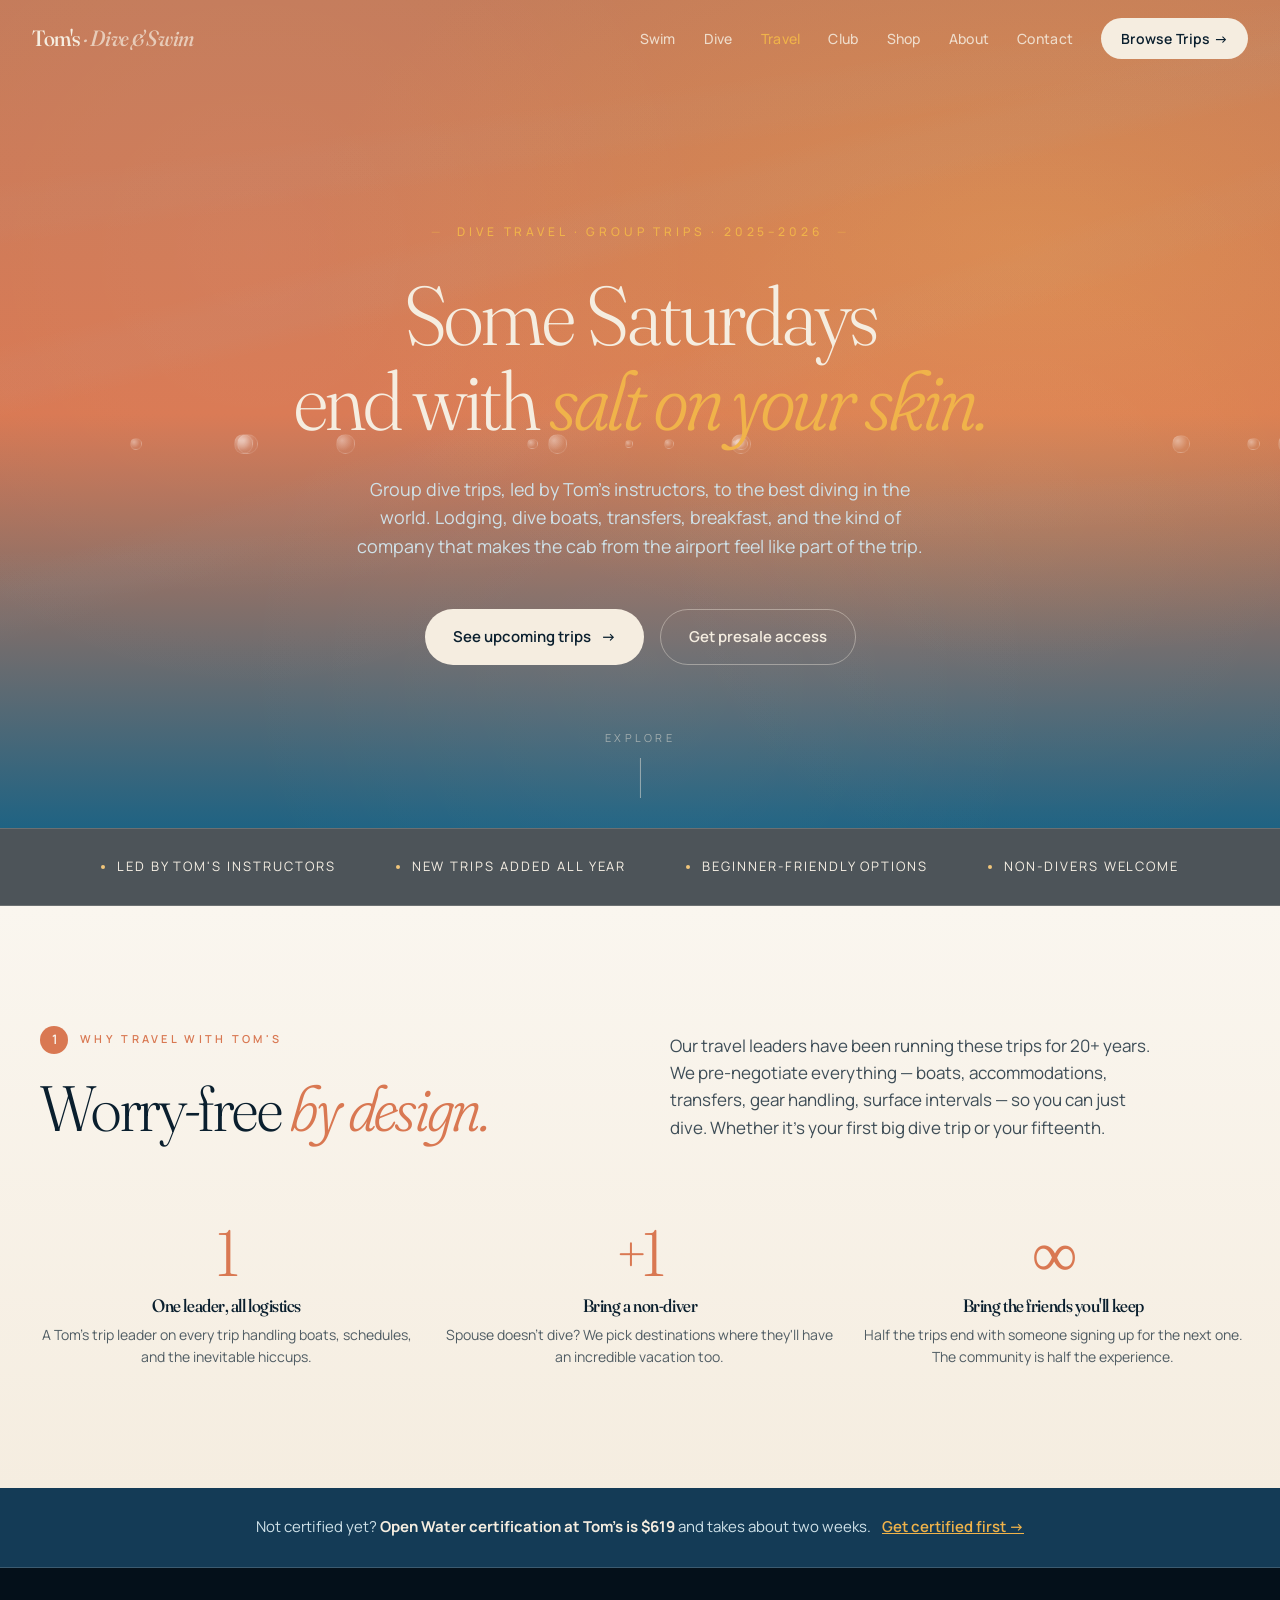
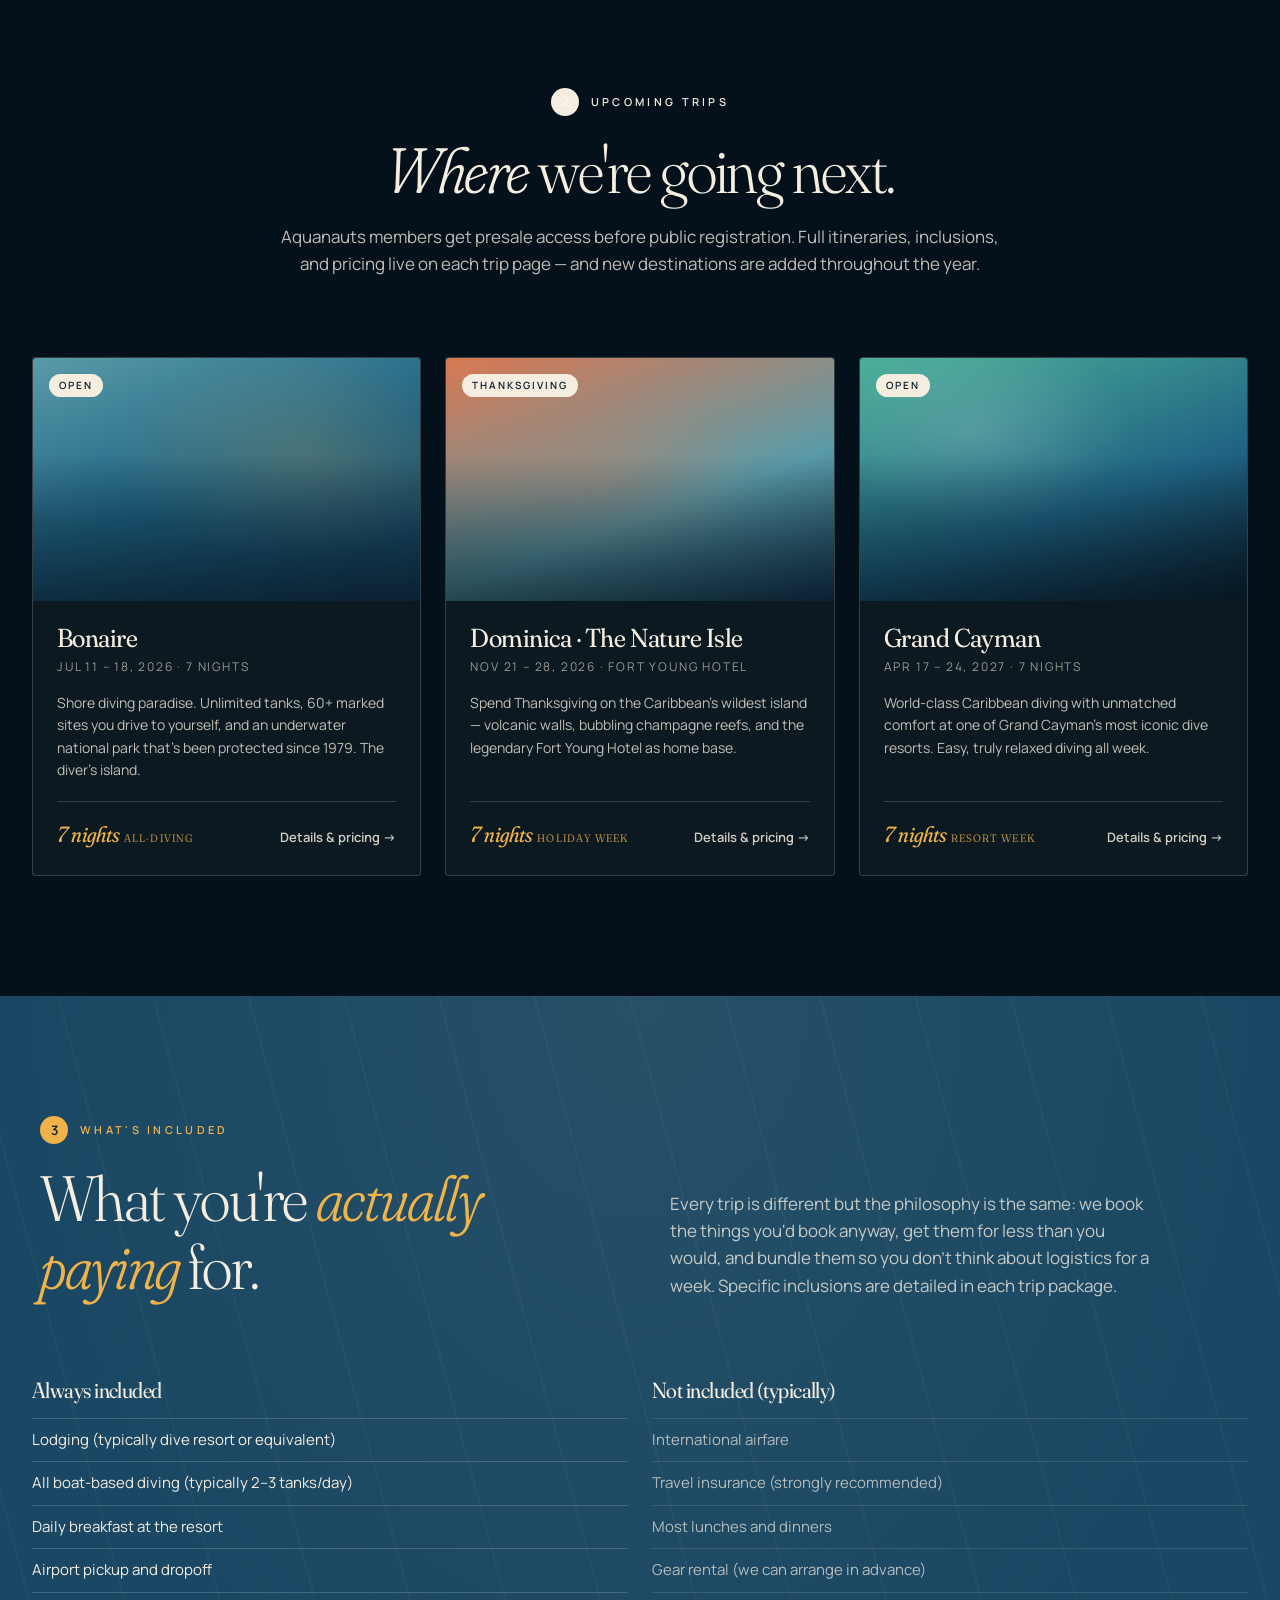
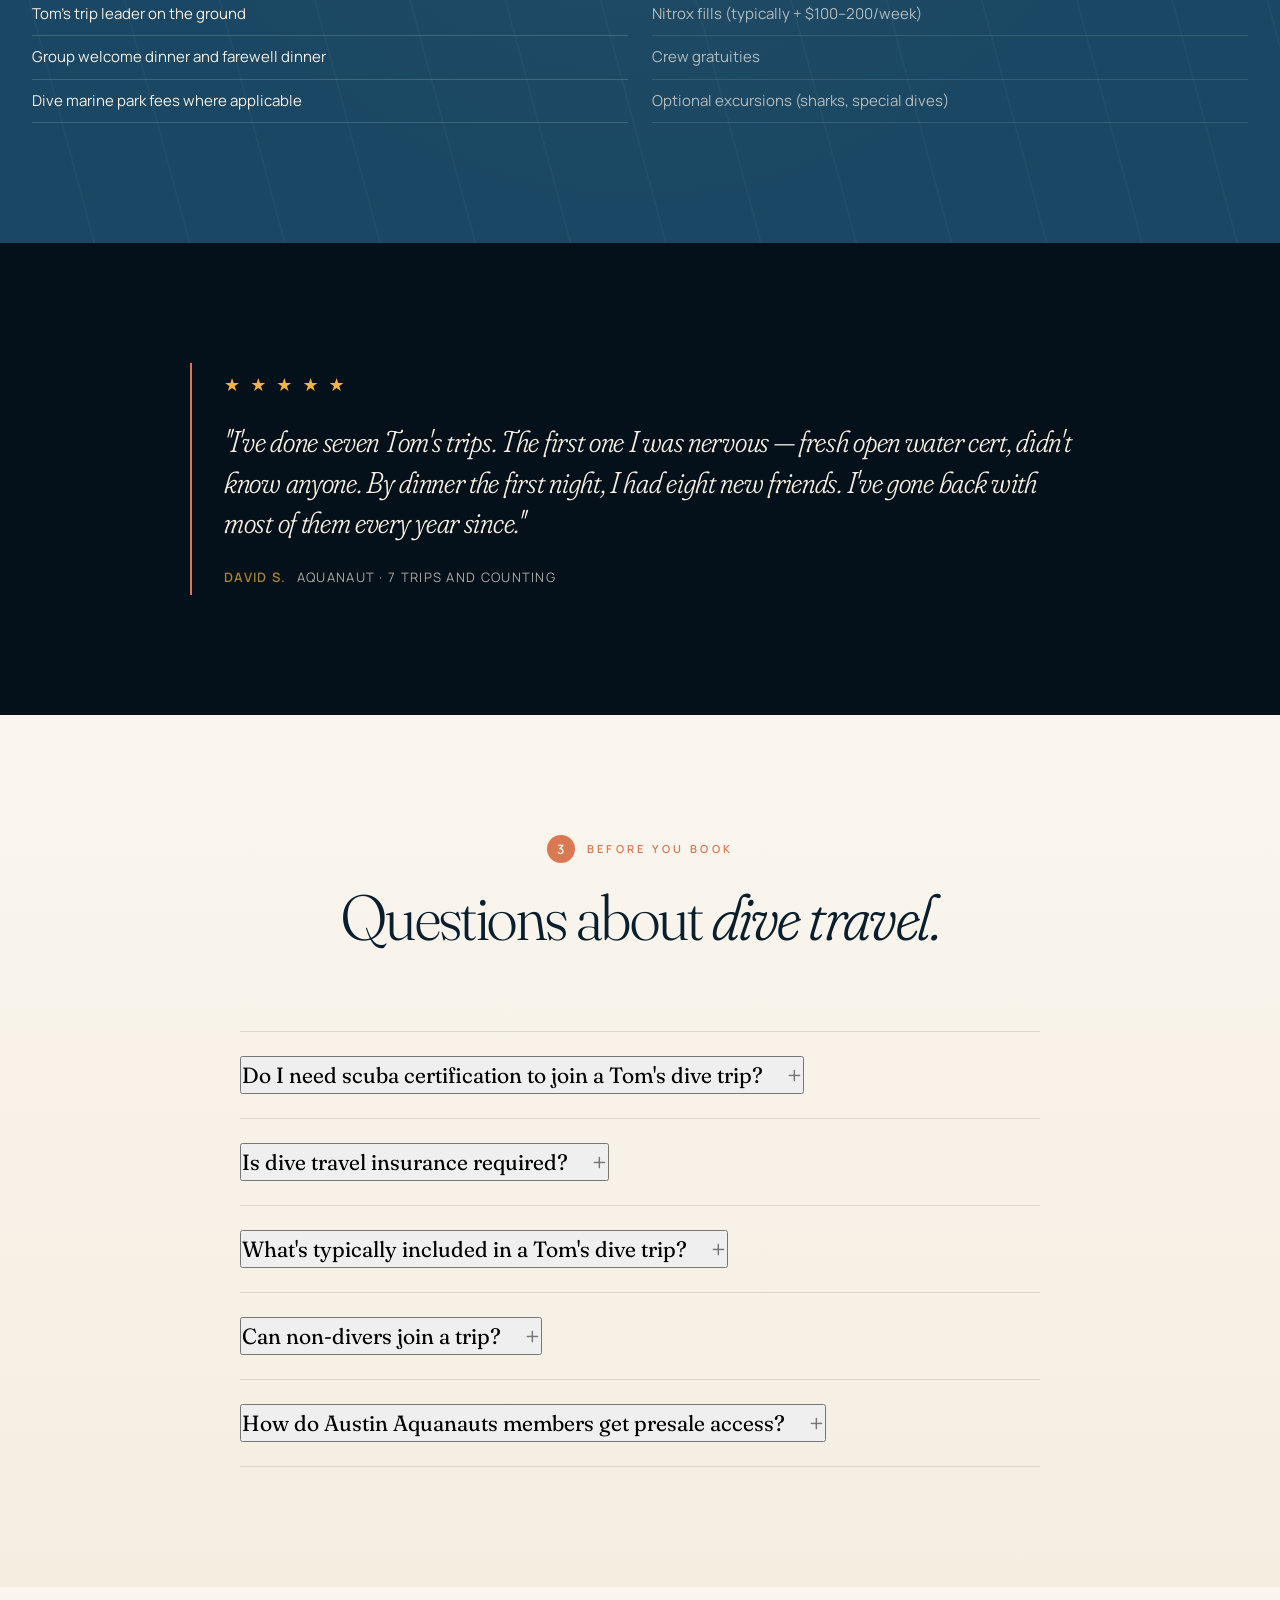
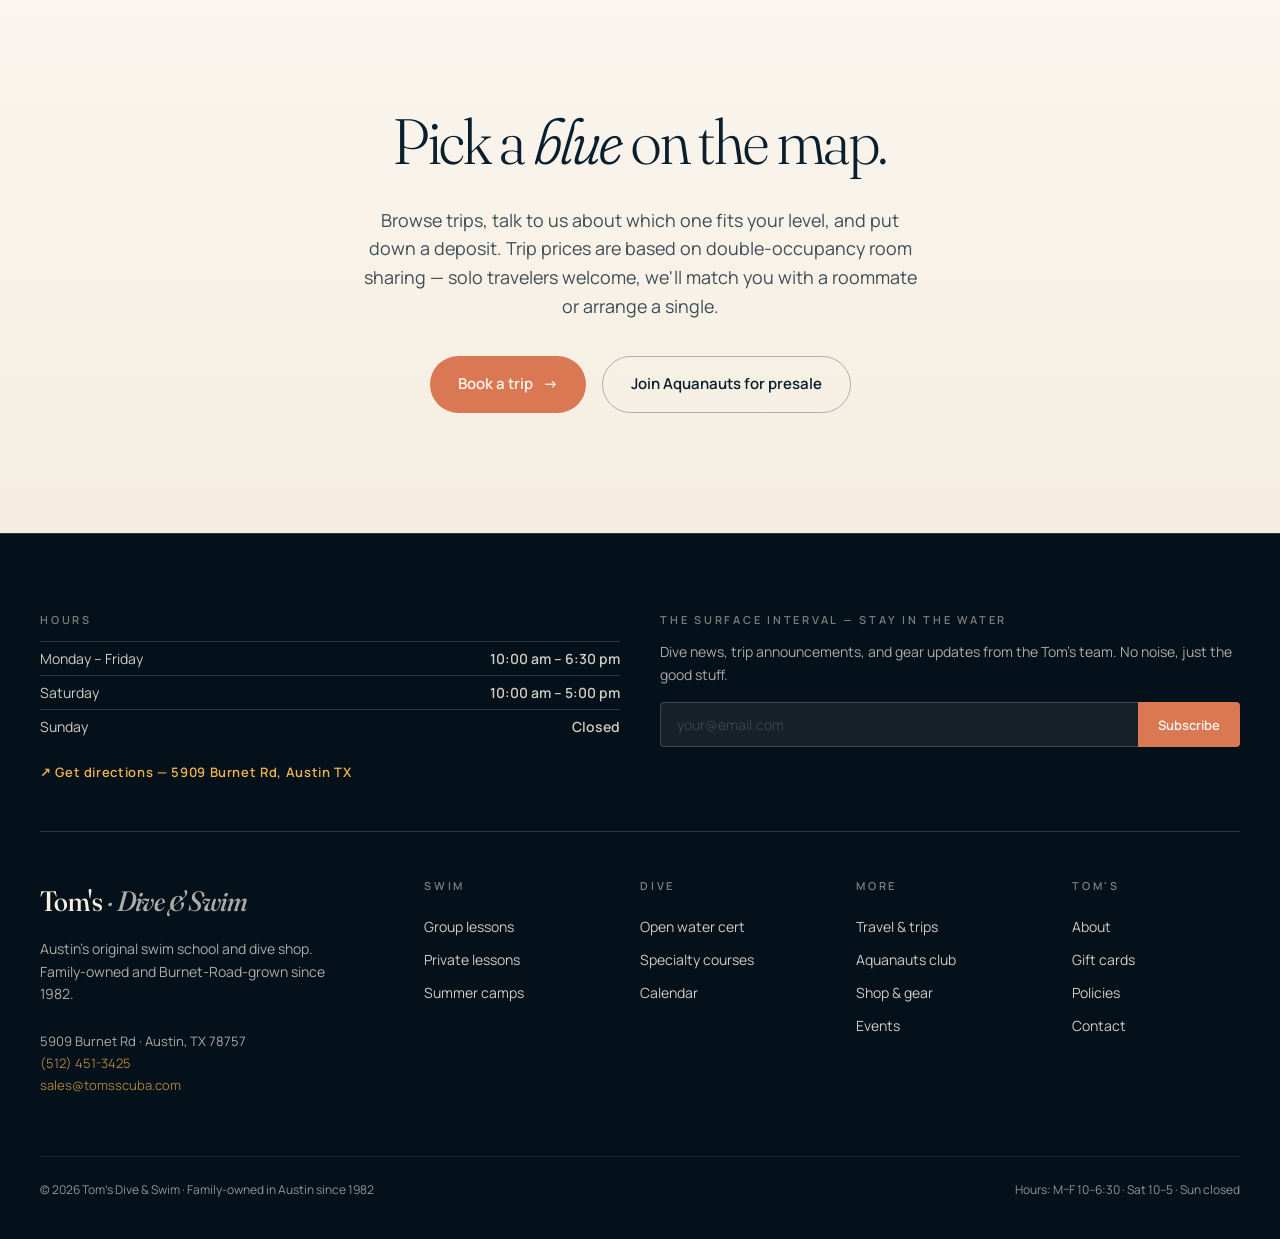
<file: travel.html>
<!DOCTYPE html>
<html lang="en">
<head>
<meta charset="UTF-8" />
<meta name="viewport" content="width=device-width, initial-scale=1.0" />
<title>Scuba Dive Trips | Bonaire · Dominica · Grand Cayman | Tom's Dive & Swim</title>
<meta name="description" content="Guided scuba trips from Austin — Bonaire Jul 2026, Dominica Thanksgiving Nov 2026, Grand Cayman Apr 2027. Led by Tom's instructors. Austin Aquanauts get presale access.">
<link rel="canonical" href="https://tomsscuba.com/travel.html">
<meta property="og:type" content="website">
<meta property="og:site_name" content="Tom's Dive &amp; Swim">
<meta property="og:title" content="Scuba Dive Trips | Bonaire · Dominica · Grand Cayman | Tom's Dive & Swim">
<meta property="og:description" content="Guided scuba trips from Austin — Bonaire Jul 2026, Dominica Thanksgiving Nov 2026, Grand Cayman Apr 2027. Led by Tom's instructors. Austin Aquanauts get presale access.">
<meta property="og:url" content="https://tomsscuba.com/travel.html">
<meta property="og:locale" content="en_US">
<meta name="twitter:card" content="summary_large_image">
<meta name="theme-color" content="#04101a">
<link rel="icon" href="favicon.ico" sizes="48x48">
<link rel="icon" type="image/png" sizes="32x32" href="assets/img/favicon-32x32.png">
<link rel="apple-touch-icon" href="assets/img/apple-touch-icon.png">
<meta property="og:image" content="https://tomsscuba.com/assets/img/og-image.png">
<meta property="og:image:width" content="1200">
<meta property="og:image:height" content="630">
<meta property="og:image:alt" content="Tom's Dive & Swim — Austin's water people since 1982">
<meta name="twitter:image" content="https://tomsscuba.com/assets/img/og-image.png">
<link rel="preconnect" href="https://fonts.googleapis.com">
<link rel="preconnect" href="https://fonts.gstatic.com" crossorigin>
<link href="https://fonts.googleapis.com/css2?family=Fraunces:opsz,wght,SOFT@9..144,300..900,0..100&family=Manrope:wght@300;400;500;600;700&display=swap" rel="stylesheet">
<link rel="stylesheet" href="assets/css/styles.css">
<style>
  .trip-card {
    background: rgba(245,237,224,0.04);
    border: 1px solid var(--line);
    border-radius: 4px;
    overflow: hidden;
    transition: transform 0.3s, border-color 0.3s;
    display: flex; flex-direction: column;
    text-decoration: none;
  }
  .trip-card:hover { transform: translateY(-4px); border-color: var(--coral); }
  .trip-image {
    aspect-ratio: 16/10;
    position: relative; overflow: hidden;
  }
  .trip-image::after {
    content: ''; position: absolute; inset: 0;
    background: linear-gradient(180deg, transparent 40%, rgba(4,16,26,0.6) 100%);
  }
  .trip-cozumel { background:
    radial-gradient(ellipse at 30% 30%, rgba(255,255,255,0.15) 0%, transparent 40%),
    linear-gradient(160deg, #4caf99 0%, #1f6383 60%, #0a1f2e 100%); }
  .trip-bonaire { background:
    radial-gradient(ellipse at 70% 40%, rgba(240,179,74,0.2) 0%, transparent 50%),
    linear-gradient(160deg, #5a9ba8 0%, #1f6383 50%, #143b56 100%); }
  .trip-roatan { background:
    radial-gradient(ellipse at 40% 50%, rgba(217,120,82,0.25) 0%, transparent 50%),
    linear-gradient(160deg, #d97852 0%, #5a9ba8 60%, #143b56 100%); }
  .trip-galapagos { background:
    radial-gradient(ellipse at 60% 30%, rgba(240,220,180,0.15) 0%, transparent 50%),
    linear-gradient(160deg, #143b56 0%, #04101a 70%, #000 100%); }
  .trip-belize { background:
    radial-gradient(ellipse at 50% 40%, rgba(76,175,153,0.25) 0%, transparent 50%),
    linear-gradient(160deg, #5a9ba8 0%, #4caf99 50%, #1f6383 100%); }
  .trip-fiji { background:
    radial-gradient(ellipse at 50% 60%, rgba(217,120,82,0.2) 0%, transparent 50%),
    linear-gradient(160deg, #1f6383 0%, #143b56 70%, #0a1f2e 100%); }
  .trip-image .trip-meta {
    position: absolute; top: 16px; left: 16px;
    background: var(--sand); color: var(--ink);
    padding: 4px 10px; border-radius: 999px;
    font-size: 10px; letter-spacing: 0.2em; text-transform: uppercase;
    font-weight: 600; z-index: 1;
  }
  .trip-image .trip-meta.sold { background: var(--coral); color: var(--paper); }
  .trip-content { padding: 24px; flex-grow: 1; display: flex; flex-direction: column; color: var(--sand); }
  .trip-dest {
    font-family: 'Fraunces', serif; font-weight: 400;
    font-variation-settings: "opsz" 80, "SOFT" 50;
    font-size: 26px; margin-bottom: 6px; letter-spacing: -0.02em;
  }
  .trip-dates {
    font-size: 12px; letter-spacing: 0.15em; text-transform: uppercase;
    opacity: 0.6; margin-bottom: 16px;
  }
  .trip-desc { font-size: 14px; opacity: 0.78; line-height: 1.6; flex-grow: 1; margin-bottom: 20px; }
  .trip-foot {
    display: flex; justify-content: space-between; align-items: baseline;
    border-top: 1px solid var(--line); padding-top: 16px;
  }
  .trip-price {
    font-family: 'Fraunces', serif; font-style: italic;
    font-variation-settings: "opsz" 144, "SOFT" 80;
    font-size: 22px; color: var(--sun);
  }
  .trip-price span { font-size: 11px; opacity: 0.7; font-style: normal; letter-spacing: 0.1em; text-transform: uppercase; margin-left: 4px;}
  .trip-cta {
    font-size: 13px; font-weight: 600;
    text-decoration: none; color: var(--sand);
    display: flex; align-items: center; gap: 6px;
    opacity: 0.85;
  }
</style>
<script type="application/ld+json">
{
 "@context": "https://schema.org",
 "@type": "BreadcrumbList",
 "itemListElement": [
  {
   "@type": "ListItem",
   "position": 1,
   "name": "Home",
   "item": "https://tomsscuba.com/"
  },
  {
   "@type": "ListItem",
   "position": 2,
   "name": "Dive Travel",
   "item": "https://tomsscuba.com/travel.html"
  }
 ]
}
</script>
<!-- Google Tag Manager -->
<script>(function(w,d,s,l,i){w[l]=w[l]||[];w[l].push({'gtm.start':
new Date().getTime(),event:'gtm.js'});var f=d.getElementsByTagName(s)[0],
j=d.createElement(s),dl=l!='dataLayer'?'&l='+l:'';j.async=true;j.src=
'https://www.googletagmanager.com/gtm.js?id='+i+dl;f.parentNode.insertBefore(j,f);
})(window,document,'script','dataLayer','GTM-N28V49VS');</script>
<!-- End Google Tag Manager -->
</head>
<body>
<!-- Google Tag Manager (noscript) -->
<noscript><iframe src="https://www.googletagmanager.com/ns.html?id=GTM-N28V49VS"
height="0" width="0" style="display:none;visibility:hidden"></iframe></noscript>
<!-- End Google Tag Manager (noscript) -->

<!-- NAV -->
<nav class="site-nav" id="nav">
  <a href="index.html" class="logo">Tom's <span>· Dive & Swim</span></a>
  <button class="menu-toggle" aria-label="Menu">
    <svg width="24" height="24" viewBox="0 0 24 24" fill="none" stroke="currentColor" stroke-width="2"><line x1="3" y1="6" x2="21" y2="6"/><line x1="3" y1="12" x2="21" y2="12"/><line x1="3" y1="18" x2="21" y2="18"/></svg>
  </button>
  <div class="nav-links">
    <a href="swim.html">Swim</a>
    <a href="dive.html">Dive</a>
    <a href="travel.html" class="active">Travel</a>
    <a href="club.html">Club</a>
    <a href="shop.html">Shop</a>
    <a href="about.html">About</a>
    <a href="contact.html">Contact</a>
    <a href="#trips" class="nav-cta">Browse Trips →</a>
  </div>
</nav>

<!-- HERO -->
<section class="hero hero-coral with-bubbles">
  <div class="hero-content">
    <div class="hero-eyebrow dash">Dive travel · Group trips · 2025–2026</div>
    <h1 class="hero-title">Some Saturdays<br>end with <em>salt on your skin.</em></h1>
    <p class="hero-sub">Group dive trips, led by Tom's instructors, to the best diving in the world. Lodging, dive boats, transfers, breakfast, and the kind of company that makes the cab from the airport feel like part of the trip.</p>
    <div class="hero-ctas">
      <a href="#trips" class="btn btn-primary">See upcoming trips <span class="arrow">→</span></a>
      <a href="club.html" class="btn btn-ghost">Get presale access</a>
    </div>
  </div>
  <div class="scroll-cue"><span>Explore</span><div class="line"></div></div>
</section>

<!-- STRIP -->
<div class="heritage-strip">
  <span><span class="dot"></span>Led by Tom's instructors</span>
  <span><span class="dot"></span>New trips added all year</span>
  <span><span class="dot"></span>Beginner-friendly options</span>
  <span><span class="dot"></span>Non-divers welcome</span>
</div>

<!-- WHY -->
<section class="section warm">
  <div class="section-head">
    <div>
      <div class="eyebrow coral"><span class="num"><span>1</span></span> Why travel with Tom's</div>
      <h2 class="h2">Worry-free <em>by design.</em></h2>
    </div>
    <p>Our travel leaders have been running these trips for 20+ years. We pre-negotiate everything — boats, accommodations, transfers, gear handling, surface intervals — so you can just dive. Whether it's your first big dive trip or your fifteenth.</p>
  </div>

  <div class="container">
    <div class="card-grid-3" style="text-align: center;">
      <div>
        <div class="stat-num" style="font-size: 64px; color: var(--coral);">1</div>
        <h3 style="font-size: 18px; font-weight: 500; margin-bottom: 8px;">One leader, all logistics</h3>
        <p style="font-size: 14px; opacity: 0.7; line-height: 1.6;">A Tom's trip leader on every trip handling boats, schedules, and the inevitable hiccups.</p>
      </div>
      <div>
        <div class="stat-num" style="font-size: 64px; color: var(--coral);">+1</div>
        <h3 style="font-size: 18px; font-weight: 500; margin-bottom: 8px;">Bring a non-diver</h3>
        <p style="font-size: 14px; opacity: 0.7; line-height: 1.6;">Spouse doesn't dive? We pick destinations where they'll have an incredible vacation too.</p>
      </div>
      <div>
        <div class="stat-num" style="font-size: 64px; color: var(--coral);">∞</div>
        <h3 style="font-size: 18px; font-weight: 500; margin-bottom: 8px;">Bring the friends you'll keep</h3>
        <p style="font-size: 14px; opacity: 0.7; line-height: 1.6;">Half the trips end with someone signing up for the next one. The community is half the experience.</p>
      </div>
    </div>
  </div>
</section>



<!-- NOT CERTIFIED YET -->
<div style="background: var(--tide); padding: 28px 32px; text-align: center; border-bottom: 1px solid var(--line);">
  <p style="margin: 0; font-size: 15px; color: var(--sky);">
    Not certified yet? <strong style="color: var(--sand);">Open Water certification at Tom's is $619</strong> and takes about two weeks.
    <a href="dive.html" style="color: var(--sun); font-weight: 600; margin-left: 8px;">Get certified first →</a>
  </p>
</div>
<!-- TRIPS -->
<section class="section deep" id="trips">
  <div class="container">
    <div class="section-head-center">
      <div class="eyebrow reveal" sun"><span class="num"><span>2</span></span> Upcoming trips</div>
      <h2 class="h2"><em>Where</em> we're going next.</h2>
      <p>Aquanauts members get presale access before public registration. Full itineraries, inclusions, and pricing live on each trip page — and new destinations are added throughout the year.</p>
    </div>

    <div class="card-grid-3">
      <a href="https://shop.tomsscuba.com/trips/bonaire-july-11th-18th-2026" class="trip-card">
        <div class="trip-image trip-bonaire">
          <span class="trip-meta">Open</span>
        </div>
        <div class="trip-content">
          <h3 class="trip-dest">Bonaire</h3>
          <div class="trip-dates">Jul 11 – 18, 2026 · 7 nights</div>
          <p class="trip-desc">Shore diving paradise. Unlimited tanks, 60+ marked sites you drive to yourself, and an underwater national park that's been protected since 1979. The diver's island.</p>
          <div class="trip-foot">
            <span class="trip-price">7 nights<span>all-diving</span></span>
            <span class="trip-cta">Details & pricing →</span>
          </div>
        </div>
      </a>

      <a href="https://shop.tomsscuba.com/trips/dominica-fort-young-hotel-november-2026" class="trip-card">
        <div class="trip-image trip-roatan">
          <span class="trip-meta">Thanksgiving</span>
        </div>
        <div class="trip-content">
          <h3 class="trip-dest">Dominica · The Nature Isle</h3>
          <div class="trip-dates">Nov 21 – 28, 2026 · Fort Young Hotel</div>
          <p class="trip-desc">Spend Thanksgiving on the Caribbean's wildest island — volcanic walls, bubbling champagne reefs, and the legendary Fort Young Hotel as home base.</p>
          <div class="trip-foot">
            <span class="trip-price">7 nights<span>holiday week</span></span>
            <span class="trip-cta">Details & pricing →</span>
          </div>
        </div>
      </a>

      <a href="https://shop.tomsscuba.com/trips/grand_cayman_april_2027_0" class="trip-card">
        <div class="trip-image trip-cozumel">
          <span class="trip-meta">Open</span>
        </div>
        <div class="trip-content">
          <h3 class="trip-dest">Grand Cayman</h3>
          <div class="trip-dates">Apr 17 – 24, 2027 · 7 nights</div>
          <p class="trip-desc">World-class Caribbean diving with unmatched comfort at one of Grand Cayman's most iconic dive resorts. Easy, truly relaxed diving all week.</p>
          <div class="trip-foot">
            <span class="trip-price">7 nights<span>resort week</span></span>
            <span class="trip-cta">Details & pricing →</span>
          </div>
        </div>
      </a>
    </div>
  </div>
</section>

<!-- WHAT'S INCLUDED -->
<section class="section mid">
  <div class="container">
    <div class="section-head">
      <div>
        <div class="eyebrow sun"><span class="num"><span>3</span></span> What's included</div>
        <h2 class="h2">What you're <em>actually paying</em> for.</h2>
      </div>
      <p>Every trip is different but the philosophy is the same: we book the things you'd book anyway, get them for less than you would, and bundle them so you don't think about logistics for a week. Specific inclusions are detailed in each trip package.</p>
    </div>

    <div class="card-grid-2">
      <div>
        <h3 style="font-family: 'Fraunces', serif; font-weight: 400; font-size: 22px; margin-bottom: 16px;">Always included</h3>
        <ul style="list-style: none;">
          <li style="padding: 10px 0; border-top: 1px solid var(--line); font-size: 15px;">Lodging (typically dive resort or equivalent)</li>
          <li style="padding: 10px 0; border-top: 1px solid var(--line); font-size: 15px;">All boat-based diving (typically 2–3 tanks/day)</li>
          <li style="padding: 10px 0; border-top: 1px solid var(--line); font-size: 15px;">Daily breakfast at the resort</li>
          <li style="padding: 10px 0; border-top: 1px solid var(--line); font-size: 15px;">Airport pickup and dropoff</li>
          <li style="padding: 10px 0; border-top: 1px solid var(--line); font-size: 15px;">Tom's trip leader on the ground</li>
          <li style="padding: 10px 0; border-top: 1px solid var(--line); font-size: 15px;">Group welcome dinner and farewell dinner</li>
          <li style="padding: 10px 0; border-top: 1px solid var(--line); border-bottom: 1px solid var(--line); font-size: 15px;">Dive marine park fees where applicable</li>
        </ul>
      </div>
      <div>
        <h3 style="font-family: 'Fraunces', serif; font-weight: 400; font-size: 22px; margin-bottom: 16px;">Not included (typically)</h3>
        <ul style="list-style: none;">
          <li style="padding: 10px 0; border-top: 1px solid var(--line); font-size: 15px; opacity: 0.7;">International airfare</li>
          <li style="padding: 10px 0; border-top: 1px solid var(--line); font-size: 15px; opacity: 0.7;">Travel insurance (strongly recommended)</li>
          <li style="padding: 10px 0; border-top: 1px solid var(--line); font-size: 15px; opacity: 0.7;">Most lunches and dinners</li>
          <li style="padding: 10px 0; border-top: 1px solid var(--line); font-size: 15px; opacity: 0.7;">Gear rental (we can arrange in advance)</li>
          <li style="padding: 10px 0; border-top: 1px solid var(--line); font-size: 15px; opacity: 0.7;">Nitrox fills (typically + $100–200/week)</li>
          <li style="padding: 10px 0; border-top: 1px solid var(--line); font-size: 15px; opacity: 0.7;">Crew gratuities</li>
          <li style="padding: 10px 0; border-top: 1px solid var(--line); border-bottom: 1px solid var(--line); font-size: 15px; opacity: 0.7;">Optional excursions (sharks, special dives)</li>
        </ul>
      </div>
    </div>
  </div>
</section>

<!-- TESTIMONIAL -->
<section class="section deep">
  <div class="container-narrow">
    <div class="testimonial" style="border-left-color: var(--coral);">
      <div class="review-stars">★ ★ ★ ★ ★</div>
      <p class="testimonial-quote">"I've done seven Tom's trips. The first one I was nervous — fresh open water cert, didn't know anyone. By dinner the first night, I had eight new friends. I've gone back with most of them every year since."</p>
      <div class="testimonial-attr"><strong>David S.</strong> Aquanaut · 7 trips and counting</div>
    </div>
  </div>
</section>

<!-- FINAL CTA -->
<section class="section warm" id="faq">
  <div class="container-narrow">
    <div class="section-head-center">
      <div class="eyebrow coral reveal"><span class="num"><span>3</span></span> Before you book</div>
      <h2 class="h2 reveal">Questions about <em>dive travel.</em></h2>
    </div>
    <div class="faq-list" data-faq>
      <div class="faq-item">
        <button class="faq-q">Do I need scuba certification to join a Tom's dive trip?</button>
        <div class="faq-a">
          <p>Yes. A minimum of <strong>SSI Open Water Diver</strong> (or equivalent PADI, NAUI, or other recognized agency certification) is required. Some advanced trips may require additional certs — check individual trip pages. Not certified yet? <a href="dive.html">Open Water classes at Tom's are $619</a> and run year-round.</p>
        </div>
      </div>
      <div class="faq-item">
        <button class="faq-q">Is dive travel insurance required?</button>
        <div class="faq-a">
          <p>Tom's strongly recommends <strong>DAN (Divers Alert Network)</strong> dive travel insurance — the only coverage that includes hyperbaric chamber treatment and medical evacuation. Standard travel insurance excludes dive incidents. A decompression illness evacuation can cost $50,000+. DAN annual memberships start around $35.</p>
        </div>
      </div>
      <div class="faq-item">
        <button class="faq-q">What's typically included in a Tom's dive trip?</button>
        <div class="faq-a">
          <p>Inclusions vary — always check the individual trip page. Most packages include accommodations and guided diving with tanks. Typically <strong>not included:</strong> international airfare, travel insurance, airport transfers, and personal expenses. Call (512) 451-3425 with specific questions.</p>
        </div>
      </div>
      <div class="faq-item">
        <button class="faq-q">Can non-divers join a trip?</button>
        <div class="faq-a">
          <p>Sometimes yes — many dive resorts welcome non-diving partners for beach activities, snorkeling, and spa services. Check the specific trip page or call the shop at (512) 451-3425 to ask about a particular destination.</p>
        </div>
      </div>
      <div class="faq-item">
        <button class="faq-q">How do Austin Aquanauts members get presale access?</button>
        <div class="faq-a">
          <p>Active <a href="club.html">Aquanauts members</a> get email notification when trips open for presale, typically two weeks before public registration. Limited-spot trips often sell out before public launch. Membership is $100/year individual or $160 family.</p>
        </div>
      </div>
    </div>
  </div>
</section>

<section class="section warm" style="text-align: center;">
  <div class="container-narrow">
    <h2 class="h2 mb-4">Pick a <em>blue</em> on the map.</h2>
    <p class="lead" style="opacity: 0.78; max-width: 560px; margin: 0 auto 36px;">
      Browse trips, talk to us about which one fits your level, and put down a deposit. Trip prices are based on double-occupancy room sharing — solo travelers welcome, we'll match you with a roommate or arrange a single.
    </p>
    <div style="display: flex; gap: 16px; justify-content: center; flex-wrap: wrap;">
      <a href="https://shop.tomsscuba.com/trips" class="btn btn-coral">Book a trip <span class="arrow">→</span></a>
      <a href="club.html" class="btn btn-ghost-dark">Join Aquanauts for presale</a>
    </div>
  </div>
</section>

<!-- FOOTER -->
<footer>
  <!-- Enhanced footer: hours, directions, newsletter -->
  <div class="footer-hours-map">
    <div class="footer-hours">
      <h4>Hours</h4>
      <table>
        <tr><td>Monday – Friday</td><td>10:00 am – 6:30 pm</td></tr>
        <tr><td>Saturday</td><td>10:00 am – 5:00 pm</td></tr>
        <tr><td>Sunday</td><td>Closed</td></tr>
      </table>
      <div class="footer-directions">
        <a href="https://maps.google.com/?q=5909+Burnet+Rd+Austin+TX+78757" target="_blank" rel="noopener">Get directions — 5909 Burnet Rd, Austin TX</a>
      </div>
    </div>
    <div class="footer-newsletter">
      <h4>The Surface Interval — stay in the water</h4>
      <p>Dive news, trip announcements, and gear updates from the Tom's team. No noise, just the good stuff.</p>
      <form class="footer-newsletter-form" action="contact.html" method="get" onsubmit="return false;">
        <input type="email" name="email" placeholder="your@email.com" autocomplete="email">
        <button type="submit">Subscribe</button>
      </form>
    </div>
  </div>
  <div class="footer-inner">
    <div class="footer-brand">
      <a href="index.html" class="logo">Tom's <span>· Dive & Swim</span></a>
      <p>Austin's original swim school and dive shop. Family-owned and Burnet-Road-grown since 1982.</p>
      <div class="footer-contact">
        5909 Burnet Rd · Austin, TX 78757<br>
        <a href="tel:5124513425">(512) 451-3425</a><br>
        <a href="mailto:sales@tomsscuba.com">sales@tomsscuba.com</a>
      </div>
    </div>
    <div class="footer-col">
      <h4>Swim</h4>
      <a href="swim.html">Group lessons</a>
      <a href="swim.html">Private lessons</a>
      <a href="swim.html">Summer camps</a>
    </div>
    <div class="footer-col">
      <h4>Dive</h4>
      <a href="dive.html">Open water cert</a>
      <a href="dive.html#specialties">Specialty courses</a>
      <a href="dive.html#calendar">Calendar</a>
    </div>
    <div class="footer-col">
      <h4>More</h4>
      <a href="travel.html">Travel & trips</a>
      <a href="club.html">Aquanauts club</a>
      <a href="shop.html">Shop & gear</a>
      <a href="events.html">Events</a>
    </div>
    <div class="footer-col">
      <h4>Tom's</h4>
      <a href="about.html">About</a>
      <a href="gift-cards.html">Gift cards</a>
      <a href="policies.html">Policies</a>
      <a href="contact.html">Contact</a>
    </div>
  </div>
  <div class="footer-bottom">
    <span>© 2026 Tom's Dive & Swim · Family-owned in Austin since 1982</span>
    <span>Hours: M–F 10–6:30 · Sat 10–5 · Sun closed</span>
  </div>
</footer>

<script src="assets/js/main.js"></script>

<script type="application/ld+json">
{
 "@context": "https://schema.org",
 "@type": "FAQPage",
 "mainEntity": [
  {
   "@type": "Question",
   "name": "Do I need scuba certification to join a Tom's dive trip?",
   "acceptedAnswer": {
    "@type": "Answer",
    "text": "Yes, a minimum of SSI Open Water Diver or equivalent certification is required. Open Water classes at Tom's Dive & Swim are $619 and run year-round."
   }
  },
  {
   "@type": "Question",
   "name": "Is dive travel insurance required?",
   "acceptedAnswer": {
    "@type": "Answer",
    "text": "Tom's strongly recommends DAN (Divers Alert Network) dive travel insurance, which covers hyperbaric treatment and medical evacuation. Standard travel insurance does not cover dive-related incidents."
   }
  },
  {
   "@type": "Question",
   "name": "What's included in a Tom's dive trip?",
   "acceptedAnswer": {
    "@type": "Answer",
    "text": "Inclusions vary by trip. Most packages include accommodations and guided diving with tanks. International airfare, travel insurance, and personal expenses are typically not included. Check individual trip pages for full details."
   }
  },
  {
   "@type": "Question",
   "name": "Can non-divers join a Tom's dive trip?",
   "acceptedAnswer": {
    "@type": "Answer",
    "text": "Sometimes yes \u2014 many dive resorts welcome non-diving partners. Check the specific trip page or call (512) 451-3425 for details on a particular destination."
   }
  },
  {
   "@type": "Question",
   "name": "How do Austin Aquanauts members get presale trip access?",
   "acceptedAnswer": {
    "@type": "Answer",
    "text": "Active Aquanauts members receive email notification when trips open for presale, typically two weeks before public registration. Annual membership is $100 individual or $160 family."
   }
  }
 ]
}
</script>
</body>
</html>
</file>
<file: assets/css/styles.css>
.skip-link {
  position: absolute; top: -40px; left: 16px; z-index: 999;
  background: var(--coral); color: var(--paper);
  padding: 8px 16px; border-radius: 0 0 4px 4px;
  font-weight: 600; font-size: 14px; text-decoration: none;
  transition: top 0.2s;
}
.skip-link:focus { top: 0; }

/* ============================================================
   TOM'S DIVE & SWIM — DESIGN SYSTEM
   Editorial-cinematic ocean. Family-owned in Austin since 1982.
   ============================================================ */

:root {
  /* Ocean palette */
  --abyss:   #04101a;
  --ink:     #0a1f2e;
  --tide:    #143b56;
  --reef:    #1f6383;
  --shallow: #5a9ba8;
  --sky:     #cfe1e8;

  /* Warm palette */
  --sand:    #f5ede0;
  --paper:   #faf6ef;
  --coral:   #d97852;
  --coral-d: #b85a3a;
  --sun:     #f0b34a;

  /* Lines */
  --line:    rgba(245, 237, 224, 0.18);
  --line-d:  rgba(10, 31, 46, 0.12);
}

* { box-sizing: border-box; margin: 0; padding: 0; }
html { scroll-behavior: smooth; -webkit-font-smoothing: antialiased; }
body {
  font-family: 'Manrope', system-ui, sans-serif;
  background: var(--paper);
  color: var(--ink);
  overflow-x: hidden;
  font-weight: 400;
  line-height: 1.5;
}
img { max-width: 100%; display: block; }
a { color: inherit; }

/* ============ NAV ============ */
nav.site-nav {
  position: fixed; top: 0; left: 0; right: 0; z-index: 100;
  padding: 18px 32px;
  display: flex; justify-content: space-between; align-items: center;
  background: rgba(4, 16, 26, 0);
  transition: background 0.4s ease, padding 0.3s ease;
}
nav.site-nav.scrolled {
  background: rgba(4, 16, 26, 0.94);
  backdrop-filter: blur(12px);
  padding: 12px 32px;
}
nav.site-nav.solid {
  background: rgba(4, 16, 26, 0.94);
  backdrop-filter: blur(12px);
}
.logo {
  font-family: 'Fraunces', serif;
  font-weight: 500;
  font-variation-settings: "opsz" 144, "SOFT" 30;
  font-size: 22px;
  letter-spacing: -0.02em;
  color: var(--sand);
  text-decoration: none;
}
.logo span { font-style: italic; opacity: 0.7; }
.nav-links {
  display: flex; gap: 28px; align-items: center;
  font-size: 14px; font-weight: 500;
  letter-spacing: 0.02em;
}
.nav-links a {
  color: var(--sand); text-decoration: none;
  opacity: 0.85; transition: opacity 0.2s;
}
.nav-links a:hover { opacity: 1; }
.nav-links a.active { opacity: 1; color: var(--sun); }
.nav-cta {
  background: var(--sand); color: var(--ink) !important;
  padding: 10px 20px; border-radius: 999px;
  opacity: 1 !important; font-weight: 600;
}
.menu-toggle {
  display: none;
  background: none; border: none; cursor: pointer;
  color: var(--sand); padding: 8px;
}
.menu-toggle svg { display: block; }

@media (max-width: 860px) {
  nav.site-nav { padding: 14px 20px; }
  .nav-links { display: none; }
  .menu-toggle { display: block; }
  .nav-links.open {
    display: flex; flex-direction: column;
    position: absolute; top: 100%; left: 0; right: 0;
    background: rgba(4, 16, 26, 0.98);
    backdrop-filter: blur(12px);
    padding: 24px;
    gap: 18px;
    align-items: flex-start;
  }
  .nav-links.open a { font-size: 16px; }
}

/* ============ BUTTONS ============ */
.btn {
  display: inline-flex; align-items: center; gap: 10px;
  padding: 16px 28px;
  font-family: 'Manrope', sans-serif;
  font-weight: 600; font-size: 15px;
  border: none; border-radius: 999px;
  cursor: pointer; text-decoration: none;
  transition: transform 0.2s, box-shadow 0.2s;
}
.btn:hover { transform: translateY(-2px); }
.btn-primary { background: var(--sand); color: var(--ink); }
.btn-primary:hover { box-shadow: 0 12px 30px rgba(245, 237, 224, 0.25); }
.btn-coral { background: var(--coral); color: var(--paper); }
.btn-coral:hover { box-shadow: 0 12px 30px rgba(217,120,82,0.35); background: var(--coral-d); }
.btn-ghost {
  background: transparent; color: var(--sand);
  border: 1px solid rgba(245,237,224,0.4);
}
.btn-ghost:hover { background: rgba(245,237,224,0.1); }
.btn-ghost-dark {
  background: transparent; color: var(--ink);
  border: 1px solid rgba(10,31,46,0.3);
}
.btn-ghost-dark:hover { background: rgba(10,31,46,0.05); }
.btn .arrow { transition: transform 0.2s; }
.btn:hover .arrow { transform: translateX(4px); }

/* ============ TYPOGRAPHY ============ */
.eyebrow {
  font-size: 11px; letter-spacing: 0.3em; text-transform: uppercase;
  font-weight: 600;
  display: inline-flex; align-items: center; gap: 12px;
  margin-bottom: 20px;
}
.eyebrow.coral { color: var(--coral); }
.eyebrow.sun { color: var(--sun); }
.eyebrow .num {
  width: 28px; height: 28px; border-radius: 50%;
  background: currentColor;
  display: inline-flex; align-items: center; justify-content: center;
  font-size: 13px; letter-spacing: 0;
}
.eyebrow .num span { color: var(--paper); }
.eyebrow.sun .num span { color: var(--ink); }

h1, h2, h3, h4 {
  font-family: 'Fraunces', serif;
  font-weight: 300;
  font-variation-settings: "opsz" 144, "SOFT" 40;
  letter-spacing: -0.025em;
  line-height: 1.05;
}
h1 em, h2 em, h3 em {
  font-style: italic;
  font-variation-settings: "opsz" 144, "SOFT" 90;
  font-weight: 300;
}

.display { font-size: clamp(40px, 6.5vw, 88px); line-height: 1.02; }
.h2 { font-size: clamp(36px, 5vw, 64px); }
.h3 { font-size: clamp(26px, 3vw, 36px); }
.lead { font-size: clamp(15px, 1.4vw, 18px); line-height: 1.6; }

/* ============ HEROES ============ */
.hero {
  position: relative;
  min-height: 92vh;
  color: var(--sand);
  display: flex; align-items: center; justify-content: center;
  overflow: hidden;
  padding: 140px 32px 80px;
}
.hero.short { min-height: 60vh; }
.hero-deep {
  background:
    radial-gradient(ellipse at top, #2a6885 0%, #143b56 40%, #04101a 100%),
    var(--abyss);
}
.hero-warm {
  background:
    radial-gradient(ellipse at bottom, rgba(240,179,74,0.35) 0%, transparent 60%),
    linear-gradient(180deg, #5a9ba8 0%, #1f6383 60%, #143b56 100%);
}
.hero-coral {
  background:
    radial-gradient(ellipse at 80% 30%, rgba(240,179,74,0.3) 0%, transparent 50%),
    linear-gradient(180deg, #c47b5a 0%, #d97852 50%, #1f6383 100%);
}
.hero-pool {
  background:
    radial-gradient(ellipse at 50% 0%, rgba(255,255,255,0.4) 0%, transparent 55%),
    linear-gradient(180deg, #9fd8e8 0%, #56b0ce 45%, #2a85a6 100%);
  color: var(--ink);
}
.hero-pool .hero-eyebrow, .hero-pool h1 em { color: var(--coral-d); }
.hero-pool .hero-sub { color: var(--ink); opacity: 0.85; }

/* Caustic light + sun rays */
.hero::before {
  content: '';
  position: absolute; inset: 0;
  background:
    repeating-linear-gradient(78deg, transparent 0px, transparent 80px,
      rgba(240, 220, 180, 0.025) 80px, rgba(240, 220, 180, 0.04) 82px,
      transparent 82px, transparent 200px);
  pointer-events: none;
}
.hero::after {
  content: '';
  position: absolute; inset: 0;
  background-image:
    radial-gradient(circle at 20% 30%, rgba(255,255,255,0.04) 0%, transparent 40%),
    radial-gradient(circle at 80% 60%, rgba(255,255,255,0.03) 0%, transparent 35%),
    radial-gradient(circle at 50% 80%, rgba(255,255,255,0.04) 0%, transparent 45%);
  pointer-events: none;
}

.bubble {
  position: absolute;
  border-radius: 50%;
  background: radial-gradient(circle at 30% 30%, rgba(255,255,255,0.4), rgba(255,255,255,0.05) 60%, transparent);
  border: 1px solid rgba(255,255,255,0.1);
  animation: float linear infinite;
  pointer-events: none;
  z-index: 1;
}
@keyframes float {
  0% { transform: translateY(110vh) translateX(0); opacity: 0; }
  10% { opacity: 0.6; }
  90% { opacity: 0.6; }
  100% { transform: translateY(-10vh) translateX(20px); opacity: 0; }
}

.hero-content {
  position: relative; z-index: 2;
  max-width: 1100px;
  text-align: center;
}
.hero-content.left { text-align: left; }
.hero-eyebrow {
  font-size: 12px; letter-spacing: 0.32em; text-transform: uppercase;
  color: var(--sun); margin-bottom: 32px;
  font-weight: 500;
  opacity: 0;
  animation: fadeUp 1s ease 0.2s forwards;
}
.hero-eyebrow.dash::before, .hero-eyebrow.dash::after {
  content: '—'; opacity: 0.5; margin: 0 14px;
}
h1.hero-title {
  font-size: clamp(40px, 6.5vw, 88px);
  line-height: 1.02;
  margin-bottom: 32px;
  opacity: 0;
  animation: fadeUp 1.2s ease 0.4s forwards;
}
h1.hero-title em { color: var(--sun); }
.hero-pool h1.hero-title em { color: var(--coral-d); }
.hero-sub {
  font-size: clamp(15px, 1.4vw, 18px);
  max-width: 580px;
  margin: 0 auto 48px;
  color: var(--sky);
  opacity: 0;
  animation: fadeUp 1.2s ease 0.7s forwards;
  line-height: 1.6;
}
.hero-content.left .hero-sub { margin-left: 0; }
.hero-ctas {
  display: flex; gap: 16px; justify-content: center; flex-wrap: wrap;
  opacity: 0;
  animation: fadeUp 1.2s ease 0.9s forwards;
}
.hero-content.left .hero-ctas { justify-content: flex-start; }

@keyframes fadeUp {
  from { opacity: 0; transform: translateY(20px); }
  to { opacity: 1; transform: translateY(0); }
}

.scroll-cue {
  position: absolute; bottom: 30px; left: 50%;
  transform: translateX(-50%);
  color: var(--sand); opacity: 0.5;
  font-size: 11px; letter-spacing: 0.3em; text-transform: uppercase;
  z-index: 2;
  display: flex; flex-direction: column; align-items: center; gap: 12px;
}
.scroll-cue .line {
  width: 1px; height: 40px; background: var(--sand);
  animation: scrollLine 2s ease-in-out infinite;
}
@keyframes scrollLine {
  0%, 100% { transform: scaleY(0.3); transform-origin: top; }
  50% { transform: scaleY(1); transform-origin: top; }
}

/* ============ HERITAGE STRIP ============ */
.heritage-strip {
  background: var(--abyss);
  color: var(--sand);
  padding: 28px 32px;
  display: flex; justify-content: center; gap: 60px;
  flex-wrap: wrap;
  border-top: 1px solid var(--line);
  border-bottom: 1px solid var(--line);
  font-size: 13px; letter-spacing: 0.15em; text-transform: uppercase;
  opacity: 0.7;
}
.heritage-strip span { display: flex; align-items: center; gap: 12px; }
.heritage-strip .dot {
  width: 4px; height: 4px; border-radius: 50%; background: var(--sun);
}
@media (max-width: 768px) {
  .heritage-strip { gap: 24px; font-size: 11px; padding: 20px; }
}

/* ============ SECTIONS ============ */
.section {
  padding: 120px 32px;
}
.section.tight { padding: 80px 32px; }
.section.dark {
  background: linear-gradient(180deg, #1a4763 0%, var(--abyss) 100%);
  color: var(--sand);
}
.section.deep {
  background: var(--abyss);
  color: var(--sand);
}
.section.mid {
  background: #1a4763;
  color: var(--sand);
  position: relative;
  overflow: hidden;
}
.section.mid::before {
  content: '';
  position: absolute; inset: 0;
  background:
    repeating-linear-gradient(75deg, transparent 0, transparent 90px,
      rgba(245,237,224,0.025) 90px, rgba(245,237,224,0.04) 92px),
    radial-gradient(ellipse at 50% 0%, rgba(240,220,180,0.06) 0%, transparent 70%);
  pointer-events: none;
}
.section.mid > * { position: relative; z-index: 1; }

.section.warm {
  background: linear-gradient(180deg, var(--paper) 0%, var(--sand) 100%);
}
.container {
  max-width: 1300px; margin: 0 auto;
}
.container-narrow { max-width: 900px; margin: 0 auto; }

.section-head {
  max-width: 1200px; margin: 0 auto 80px;
  display: grid; grid-template-columns: 1fr 1fr; gap: 60px; align-items: end;
}
@media (max-width: 768px) {
  .section-head { grid-template-columns: 1fr; gap: 24px; margin-bottom: 48px; }
}
.section-head h2 em { color: var(--coral); }
.section.dark .section-head h2 em,
.section.mid .section-head h2 em,
.section.deep .section-head h2 em { color: var(--sun); }
.section-head p {
  font-size: 17px; opacity: 0.78; line-height: 1.6; max-width: 480px;
}

.section-head-center {
  text-align: center; margin-bottom: 80px;
  max-width: 720px; margin-left: auto; margin-right: auto;
}
.section-head-center .eyebrow { justify-content: center; display: inline-flex; }
.section-head-center h2 { margin-bottom: 20px; }
.section-head-center p {
  font-size: 17px; opacity: 0.78; line-height: 1.6;
}

/* ============ CARDS / GRIDS ============ */
.card-grid-3 {
  display: grid; grid-template-columns: repeat(3, 1fr); gap: 24px;
}
.card-grid-2 {
  display: grid; grid-template-columns: repeat(2, 1fr); gap: 24px;
}
.card-grid-4 {
  display: grid; grid-template-columns: repeat(4, 1fr); gap: 20px;
}
@media (max-width: 968px) {
  .card-grid-3, .card-grid-4 { grid-template-columns: 1fr; gap: 16px; }
  .card-grid-2 { grid-template-columns: 1fr; gap: 16px; }
}

/* Path cards (used on home) */
.path-card {
  position: relative;
  border-radius: 4px; overflow: hidden;
  aspect-ratio: 3/4; cursor: pointer;
  transition: transform 0.5s cubic-bezier(0.16, 1, 0.3, 1);
  text-decoration: none;
}
.path-card:hover { transform: translateY(-8px); }
@media (max-width: 968px) { .path-card { aspect-ratio: 4/3; } }

.path-bg { position: absolute; inset: 0; transition: transform 1s cubic-bezier(0.16, 1, 0.3, 1); }
.path-card:hover .path-bg { transform: scale(1.06); }

.path-1 .path-bg {
  background:
    radial-gradient(ellipse at 50% 100%, rgba(240, 179, 74, 0.4) 0%, transparent 60%),
    linear-gradient(180deg, #f7d99a 0%, #e8a87c 50%, #c47b5a 100%);
}
.path-1 .path-bg::before {
  content: ''; position: absolute; inset: 0;
  background:
    radial-gradient(circle at 30% 40%, rgba(255,255,255,0.3) 0%, transparent 25%),
    radial-gradient(circle at 70% 70%, rgba(255,255,255,0.2) 0%, transparent 20%);
}
.path-2 .path-bg {
  background:
    radial-gradient(ellipse at 50% 0%, rgba(240,220,180,0.3) 0%, transparent 50%),
    linear-gradient(180deg, #5a9ba8 0%, #1f6383 40%, #143b56 100%);
}
.path-2 .path-bg::before {
  content: ''; position: absolute; inset: 0;
  background-image: repeating-linear-gradient(75deg, transparent 0, transparent 60px, rgba(255,255,255,0.04) 60px, rgba(255,255,255,0.04) 62px);
}
.path-3 .path-bg {
  background:
    radial-gradient(ellipse at 50% 100%, rgba(217, 120, 82, 0.3) 0%, transparent 50%),
    linear-gradient(180deg, #1f6383 0%, #0a1f2e 60%, #04101a 100%);
}
.path-3 .path-bg::before {
  content: ''; position: absolute; inset: 0;
  background:
    radial-gradient(circle at 20% 80%, rgba(217, 120, 82, 0.15) 0%, transparent 30%),
    radial-gradient(circle at 80% 30%, rgba(240, 179, 74, 0.1) 0%, transparent 25%);
}

.path-content {
  position: absolute; inset: 0;
  padding: 36px 32px;
  display: flex; flex-direction: column; justify-content: space-between;
  color: var(--paper);
  z-index: 2;
}
.path-1 .path-content { color: var(--ink); }
.path-tag {
  font-size: 11px; letter-spacing: 0.25em; text-transform: uppercase;
  font-weight: 600;
  display: flex; align-items: center; gap: 10px;
}
.path-tag .step {
  width: 22px; height: 22px; border-radius: 50%;
  border: 1px solid currentColor;
  display: flex; align-items: center; justify-content: center;
  font-size: 11px; letter-spacing: 0; font-weight: 500;
}
.path-title {
  font-family: 'Fraunces', serif;
  font-weight: 300;
  font-variation-settings: "opsz" 144, "SOFT" 50;
  font-size: clamp(32px, 3vw, 44px);
  line-height: 1.02; letter-spacing: -0.02em;
  margin-bottom: 14px;
}
.path-title em { font-style: italic; font-variation-settings: "opsz" 144, "SOFT" 80; }
.path-desc {
  font-size: 14px; line-height: 1.5; opacity: 0.88;
  margin-bottom: 24px; max-width: 320px;
}
.path-cta {
  display: inline-flex; align-items: center; gap: 8px;
  font-size: 14px; font-weight: 600;
  text-decoration: none; color: inherit;
  padding-bottom: 4px; border-bottom: 1px solid currentColor;
  width: fit-content; transition: gap 0.3s;
}
.path-card:hover .path-cta { gap: 14px; }

/* Course cards */
.course-card {
  background: var(--paper);
  border: 1px solid var(--line-d);
  border-radius: 4px;
  padding: 32px;
  display: flex; flex-direction: column;
  transition: transform 0.3s, box-shadow 0.3s, border-color 0.3s;
  text-decoration: none; color: inherit;
  position: relative;
}
.section.dark .course-card, .section.deep .course-card, .section.mid .course-card {
  background: rgba(245, 237, 224, 0.04);
  border-color: var(--line);
  color: var(--sand);
}
.course-card:hover {
  transform: translateY(-4px);
  box-shadow: 0 20px 60px rgba(10,31,46,0.08);
  border-color: var(--coral);
}
.section.dark .course-card:hover, .section.deep .course-card:hover, .section.mid .course-card:hover {
  background: rgba(245, 237, 224, 0.08);
  box-shadow: 0 20px 60px rgba(0,0,0,0.3);
}
.course-card .course-tag {
  font-size: 10px; letter-spacing: 0.25em; text-transform: uppercase;
  color: var(--coral); font-weight: 600; margin-bottom: 18px;
}
.section.dark .course-card .course-tag,
.section.deep .course-card .course-tag,
.section.mid .course-card .course-tag { color: var(--sun); }
.course-card h3 {
  font-size: 22px; margin-bottom: 12px;
  font-variation-settings: "opsz" 80, "SOFT" 50;
  font-weight: 400;
}
.course-card p {
  font-size: 14px; opacity: 0.78; line-height: 1.6; flex-grow: 1;
  margin-bottom: 24px;
}
.course-card .course-meta {
  display: flex; gap: 16px; font-size: 12px; opacity: 0.6;
  letter-spacing: 0.05em; text-transform: uppercase;
  border-top: 1px solid var(--line-d);
  padding-top: 16px; margin-top: auto;
}
.section.dark .course-card .course-meta,
.section.deep .course-card .course-meta,
.section.mid .course-card .course-meta { border-color: var(--line); }

/* ============ STATS ============ */
.stats {
  display: grid; grid-template-columns: repeat(4, 1fr); gap: 8px;
  border-top: 1px solid rgba(10,31,46,0.2);
}
.section.dark .stats, .section.deep .stats, .section.mid .stats {
  border-color: rgba(245,237,224,0.2);
}
@media (max-width: 768px) { .stats { grid-template-columns: repeat(2, 1fr); } }

.stat {
  padding: 36px 24px 0;
  border-right: 1px solid rgba(10,31,46,0.15);
}
.section.dark .stat, .section.deep .stat, .section.mid .stat {
  border-color: rgba(245,237,224,0.15);
}
.stat:last-child { border-right: none; }
@media (max-width: 768px) {
  .stat:nth-child(2) { border-right: none; }
  .stat:nth-child(1), .stat:nth-child(2) { border-bottom: 1px solid rgba(10,31,46,0.15); padding-bottom: 28px; }
}
.stat-num {
  font-family: 'Fraunces', serif;
  font-weight: 300;
  font-variation-settings: "opsz" 144, "SOFT" 60;
  font-size: clamp(56px, 6vw, 88px);
  line-height: 1; margin-bottom: 12px; letter-spacing: -0.04em;
}
.stat-num sup { font-size: 0.45em; vertical-align: top; opacity: 0.6; margin-left: 6px; }
.stat-label { font-size: 13px; opacity: 0.7; line-height: 1.4; }

/* ============ TESTIMONIAL ============ */
.testimonial {
  border-left: 2px solid var(--coral);
  padding: 8px 0 8px 32px;
}
.testimonial-quote {
  font-family: 'Fraunces', serif;
  font-weight: 300; font-style: italic;
  font-variation-settings: "opsz" 144, "SOFT" 100;
  font-size: clamp(22px, 2.4vw, 30px);
  line-height: 1.35; margin-bottom: 24px;
  letter-spacing: -0.01em;
}
.testimonial-attr {
  font-size: 13px; letter-spacing: 0.1em; text-transform: uppercase;
  opacity: 0.7;
}
.testimonial-attr strong { color: var(--sun); font-weight: 600; margin-right: 6px; }
.review-stars { color: var(--sun); margin-bottom: 24px; font-size: 18px; letter-spacing: 3px; }

/* ============ FORMS ============ */
.form-grid {
  display: grid; gap: 20px;
}
.form-row { display: grid; grid-template-columns: 1fr 1fr; gap: 20px; }
@media (max-width: 600px) { .form-row { grid-template-columns: 1fr; } }
.field {
  display: flex; flex-direction: column; gap: 8px;
}
.field label {
  font-size: 11px; letter-spacing: 0.25em; text-transform: uppercase;
  font-weight: 600; opacity: 0.7;
}
.field input, .field textarea, .field select {
  font-family: 'Manrope', sans-serif;
  font-size: 15px;
  padding: 14px 16px;
  border: 1px solid var(--line-d);
  background: var(--paper);
  border-radius: 4px;
  color: var(--ink);
  transition: border-color 0.2s;
}
.field input:focus, .field textarea:focus, .field select:focus {
  outline: none; border-color: var(--coral);
}
.field textarea { resize: vertical; min-height: 120px; }
.section.dark .field input, .section.deep .field input, .section.mid .field input,
.section.dark .field textarea, .section.deep .field textarea, .section.mid .field textarea,
.section.dark .field select, .section.deep .field select, .section.mid .field select {
  background: rgba(245,237,224,0.05);
  border-color: var(--line);
  color: var(--sand);
}

/* ============ FOOTER ============ */
footer {
  background: var(--abyss);
  color: var(--sand);
  padding: 80px 32px 40px;
  border-top: 1px solid var(--line);
}
.footer-inner {
  max-width: 1200px; margin: 0 auto;
  display: grid; grid-template-columns: 2fr 1fr 1fr 1fr 1fr; gap: 48px;
}
@media (max-width: 968px) {
  .footer-inner { grid-template-columns: 1fr 1fr; gap: 36px; }
  .footer-brand { grid-column: 1 / -1; }
}
.footer-brand .logo { font-size: 28px; margin-bottom: 16px; display: block; }
.footer-brand p { font-size: 14px; opacity: 0.7; line-height: 1.6; max-width: 320px; }
.footer-contact {
  margin-top: 24px; font-size: 13px; opacity: 0.7; line-height: 1.7;
}
.footer-contact a { color: var(--sun); text-decoration: none; }
.footer-col h4 {
  font-family: 'Manrope', sans-serif;
  font-size: 11px; letter-spacing: 0.25em; text-transform: uppercase;
  opacity: 0.5; font-weight: 600; margin-bottom: 18px;
}
.footer-col a {
  display: block; color: var(--sand); text-decoration: none;
  font-size: 14px; padding: 6px 0; opacity: 0.85;
  transition: opacity 0.2s, color 0.2s;
}
.footer-col a:hover { opacity: 1; color: var(--sun); }
.footer-bottom {
  max-width: 1200px; margin: 60px auto 0; padding-top: 24px;
  border-top: 1px solid var(--line);
  display: flex; justify-content: space-between; flex-wrap: wrap; gap: 16px;
  font-size: 12px; opacity: 0.6;
}

/* ============ FAQ (shared) ============ */
.faq-list { max-width: 800px; margin: 0 auto; }
.faq-item {
  border-top: 1px solid var(--line-d);
  padding: 24px 0;
}
.faq-item:last-child { border-bottom: 1px solid var(--line-d); }
.faq-q {
  cursor: pointer; font-family: 'Fraunces', serif;
  font-size: 22px; font-weight: 400;
  font-variation-settings: "opsz" 60, "SOFT" 50;
  display: flex; justify-content: space-between; align-items: center;
  gap: 24px;
}
.faq-q::after {
  content: '+'; font-size: 28px; opacity: 0.5;
  transition: transform 0.3s;
}
.faq-item.open .faq-q::after { transform: rotate(45deg); }
.faq-a {
  max-height: 0; overflow: hidden;
  transition: max-height 0.4s ease, padding 0.4s ease;
  font-size: 15px; opacity: 0.8; line-height: 1.7;
}
.faq-item.open .faq-a {
  max-height: 300px; padding-top: 16px;
}

/* ============ UTILITIES ============ */
.text-center { text-align: center; }
.mt-1 { margin-top: 8px; } .mt-2 { margin-top: 16px; } .mt-3 { margin-top: 24px; }
.mt-4 { margin-top: 32px; } .mt-5 { margin-top: 48px; } .mt-6 { margin-top: 64px; }
.mb-1 { margin-bottom: 8px; } .mb-2 { margin-bottom: 16px; } .mb-3 { margin-bottom: 24px; }
.mb-4 { margin-bottom: 32px; } .mb-5 { margin-bottom: 48px; } .mb-6 { margin-bottom: 64px; }
.hidden { display: none; }

/* ============ UNDERWATER SCENERY ============ */
.reef-floor {
  position: absolute; left: 0; right: 0; bottom: 0;
  height: 200px;
  background: url('../img/reef.svg') repeat-x bottom center / 1600px 200px;
  pointer-events: none;
  z-index: 1;
  opacity: 0.95;
}
.hero-pool .reef-floor { opacity: 0.13; }
.hero-coral .reef-floor { opacity: 0.55; }
.final-cta .reef-floor { height: 150px; background-size: 1200px 150px; opacity: 0.8; }
@media (max-width: 768px) {
  .reef-floor { height: 130px; background-size: 1040px 130px; }
}

.swim-fish svg { display: block; animation: fishBob ease-in-out infinite; }
.swim-fish svg + svg { margin-top: 6px; margin-left: 14px; }
@keyframes swimRight {
  from { transform: translateX(0); }
  to   { transform: translateX(115vw); }
}
@keyframes swimLeft {
  from { transform: translateX(0); }
  to   { transform: translateX(-115vw); }
}
@keyframes fishBob {
  0%, 100% { transform: translateY(0); }
  50% { transform: translateY(-7px); }
}
@media (prefers-reduced-motion: reduce) {
  .bubble, .swim-fish { display: none; }
}

/* ============ POOL SCENERY (swim pages) ============ */
.pool-floor {
  position: absolute; left: 0; right: 0; bottom: 0;
  height: 150px;
  background: url('../img/pool-floor.svg') repeat-x bottom center / 800px 150px;
  pointer-events: none;
  z-index: 1;
}
@media (max-width: 768px) {
  .pool-floor { height: 100px; background-size: 560px 100px; }
}
.swimmer-kid svg { display: block; animation: fishBob ease-in-out infinite; }

/* ============ PHOTOS ============ */
.trip-photo {
  position: absolute; inset: 0; width: 100%; height: 100%;
  object-fit: cover;
}

/* ============ SCROLL REVEAL ============ */
.reveal {
  opacity: 0; transform: translateY(28px);
  transition: opacity 0.7s ease, transform 0.7s ease;
}
.reveal.visible { opacity: 1; transform: none; }
.reveal-delay-1 { transition-delay: 0.1s; }
.reveal-delay-2 { transition-delay: 0.2s; }
.reveal-delay-3 { transition-delay: 0.3s; }
.reveal-delay-4 { transition-delay: 0.4s; }
@media (prefers-reduced-motion: reduce) {
  .reveal { opacity: 1; transform: none; transition: none; }
}





/* ============ ENHANCED FOOTER ============ */
.footer-hours-map {
  max-width: 1200px; margin: 0 auto 48px;
  display: grid; grid-template-columns: 1fr 1fr;
  gap: 40px; padding-bottom: 48px;
  border-bottom: 1px solid var(--line);
}
@media (max-width: 768px) { .footer-hours-map { grid-template-columns: 1fr; gap: 28px; } }
.footer-hours h4, .footer-newsletter h4 {
  font-family: 'Manrope', sans-serif;
  font-size: 11px; letter-spacing: 0.25em; text-transform: uppercase;
  opacity: 0.5; font-weight: 600; margin-bottom: 16px;
}
.footer-hours table { width: 100%; font-size: 14px; border-collapse: collapse; }
.footer-hours td { padding: 6px 0; border-top: 1px solid var(--line); opacity: 0.85; }
.footer-hours td:last-child { text-align: right; font-weight: 600; }
.footer-newsletter p { font-size: 14px; opacity: 0.7; line-height: 1.6; margin-bottom: 16px; }
.footer-newsletter-form {
  display: flex; gap: 0;
}
.footer-newsletter-form input {
  flex: 1; font-family: 'Manrope', sans-serif; font-size: 14px;
  padding: 12px 16px; background: rgba(245,237,224,0.08);
  border: 1px solid var(--line); border-right: none;
  border-radius: 4px 0 0 4px; color: var(--sand);
}
.footer-newsletter-form input::placeholder { opacity: 0.4; }
.footer-newsletter-form input:focus { outline: none; background: rgba(245,237,224,0.12); }
.footer-newsletter-form button {
  background: var(--coral); color: var(--paper);
  border: none; padding: 12px 20px; border-radius: 0 4px 4px 0;
  font-family: 'Manrope', sans-serif; font-weight: 600; font-size: 13px;
  cursor: pointer; white-space: nowrap;
  transition: background 0.2s;
}
.footer-newsletter-form button:hover { background: var(--coral-d); }
.footer-directions {
  margin-top: 16px;
}
.footer-directions a {
  font-size: 13px; color: var(--sun); text-decoration: none;
  letter-spacing: 0.05em; font-weight: 600;
}
.footer-directions a::before { content: '↗ '; }

/* ============ MOBILE STICKY BAR ============ */
.mobile-bar {
  display: none; position: fixed; bottom: 0; left: 0; right: 0; z-index: 200;
  background: var(--abyss); border-top: 1px solid var(--line);
  padding: 10px 16px 10px;
  padding-bottom: max(10px, env(safe-area-inset-bottom));
  grid-template-columns: 1fr 1.5fr 1fr;
  gap: 8px;
}
@media (max-width: 768px) { .mobile-bar { display: grid; } }
.mobile-bar a {
  display: flex; flex-direction: column; align-items: center;
  gap: 4px; text-decoration: none; font-size: 11px;
  letter-spacing: 0.08em; text-transform: uppercase;
  font-weight: 600; border-radius: 6px; padding: 8px 4px;
  color: var(--sand); opacity: 0.85;
  transition: opacity 0.2s, background 0.2s;
}
.mobile-bar a:hover { opacity: 1; background: rgba(245,237,224,0.08); }
.mobile-bar a.primary {
  background: var(--coral); color: var(--paper); opacity: 1;
}
.mobile-bar a.primary:hover { background: var(--coral-d); }
.mobile-bar a svg { display: block; }
@media (max-width: 768px) {
  body { padding-bottom: 72px; }
}


/* ============ ATMOSPHERIC WATER EFFECTS ============ */
.hero::before {
  content: ''; position: absolute; inset: 0; z-index: 0; pointer-events: none;
  background:
    linear-gradient(166deg, transparent 30%, rgba(140,215,248,0.026) 32%, rgba(140,215,248,0.026) 34.5%, transparent 36.5%),
    linear-gradient(172deg, transparent 18%, rgba(140,215,248,0.020) 20%, rgba(140,215,248,0.020) 22.5%, transparent 24.5%),
    linear-gradient(162deg, transparent 46%, rgba(140,215,248,0.018) 48%, rgba(140,215,248,0.018) 50%, transparent 52%),
    linear-gradient(176deg, transparent 60%, rgba(140,215,248,0.015) 62%, rgba(140,215,248,0.015) 64%, transparent 66%);
  animation: godRays 22s ease-in-out infinite;
}
@keyframes godRays {
  0%, 100% { opacity: 1; transform: none; }
  50%       { opacity: 0.65; transform: translateX(18px); }
}
.hero-pool::before {
  background:
    radial-gradient(ellipse at 28% 88%, rgba(255,255,255,0.10) 0%, transparent 38%),
    radial-gradient(ellipse at 68% 92%, rgba(255,255,255,0.07) 0%, transparent 32%),
    radial-gradient(ellipse at 50% 85%, rgba(255,255,255,0.06) 0%, transparent 28%);
  animation: causticPulse 7s ease-in-out infinite;
}
@keyframes causticPulse {
  0%, 100% { opacity: 0.8; transform: none; }
  40%       { opacity: 1;   transform: translateX(9px) scaleX(1.015); }
  70%       { opacity: 0.7; transform: translateX(-7px) scaleX(0.985); }
}
@media (prefers-reduced-motion: reduce) {
  .hero::before { animation: none; }
}
</file>
